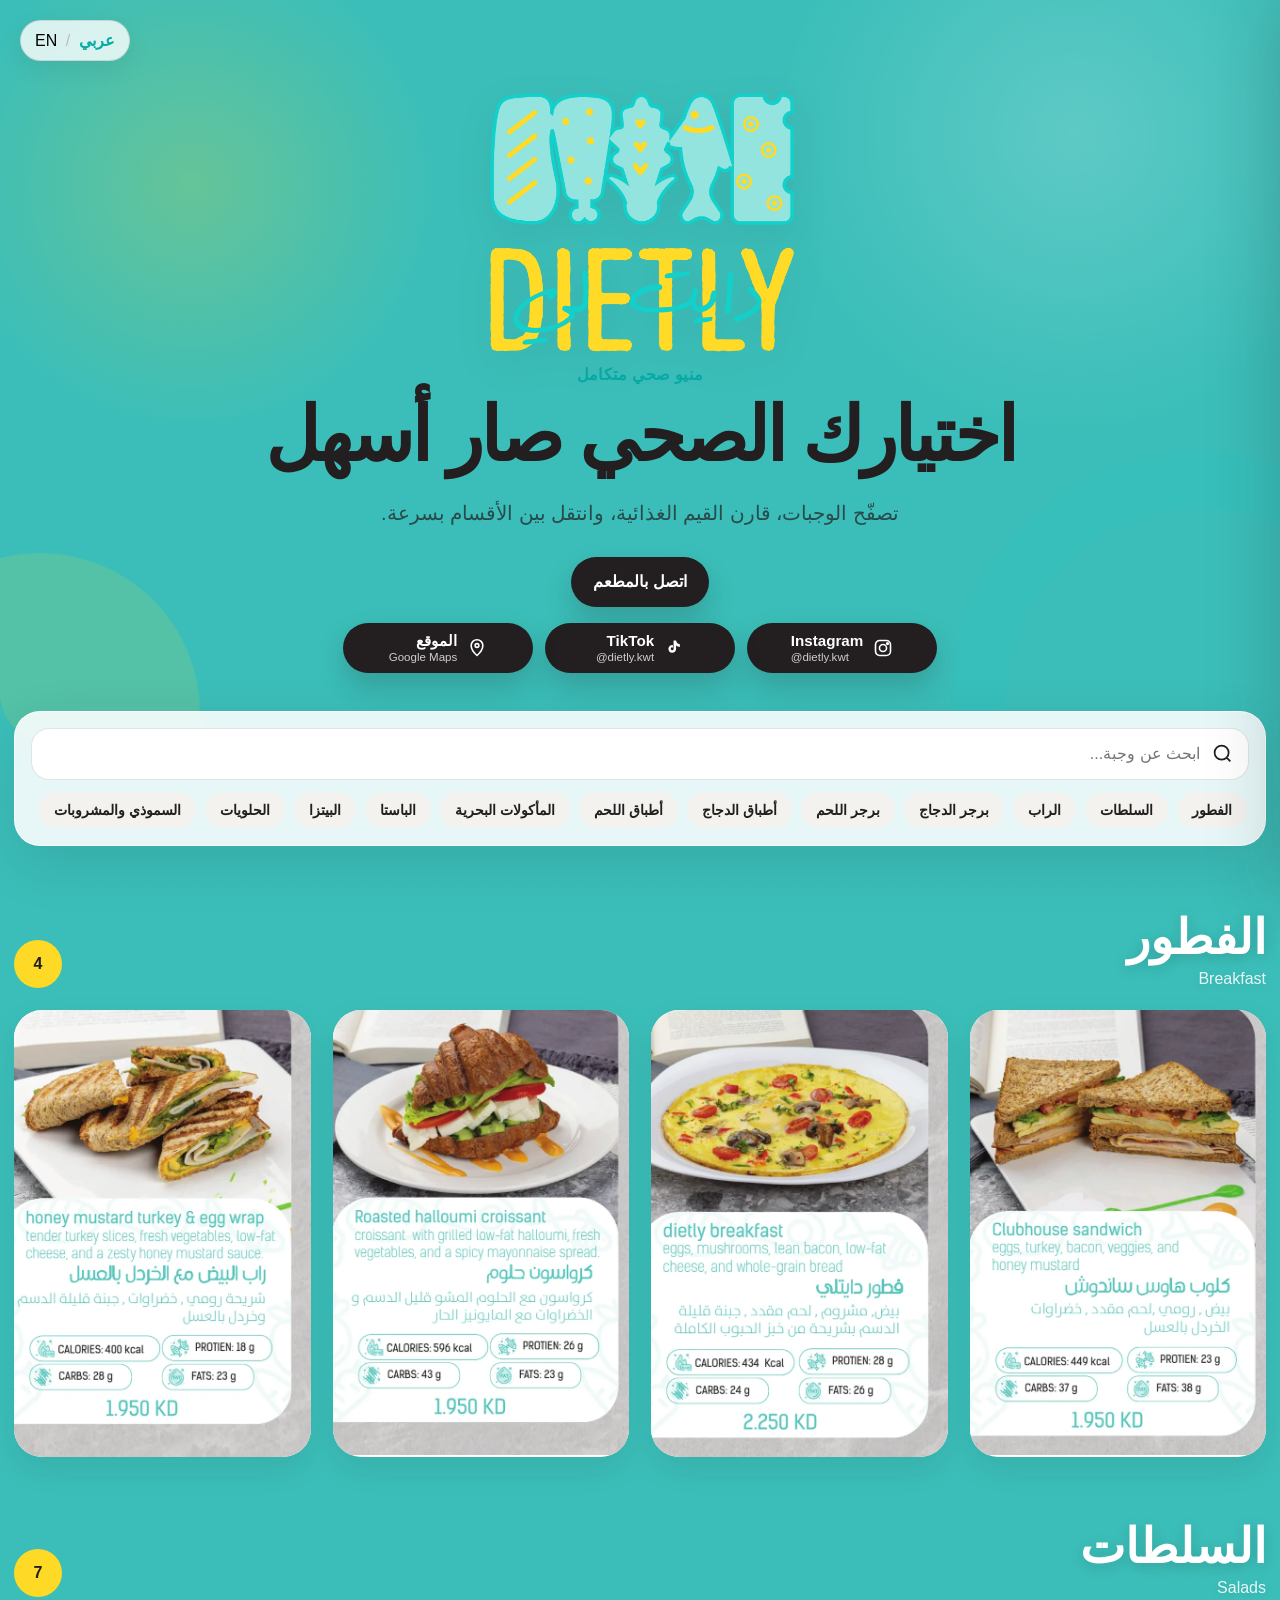
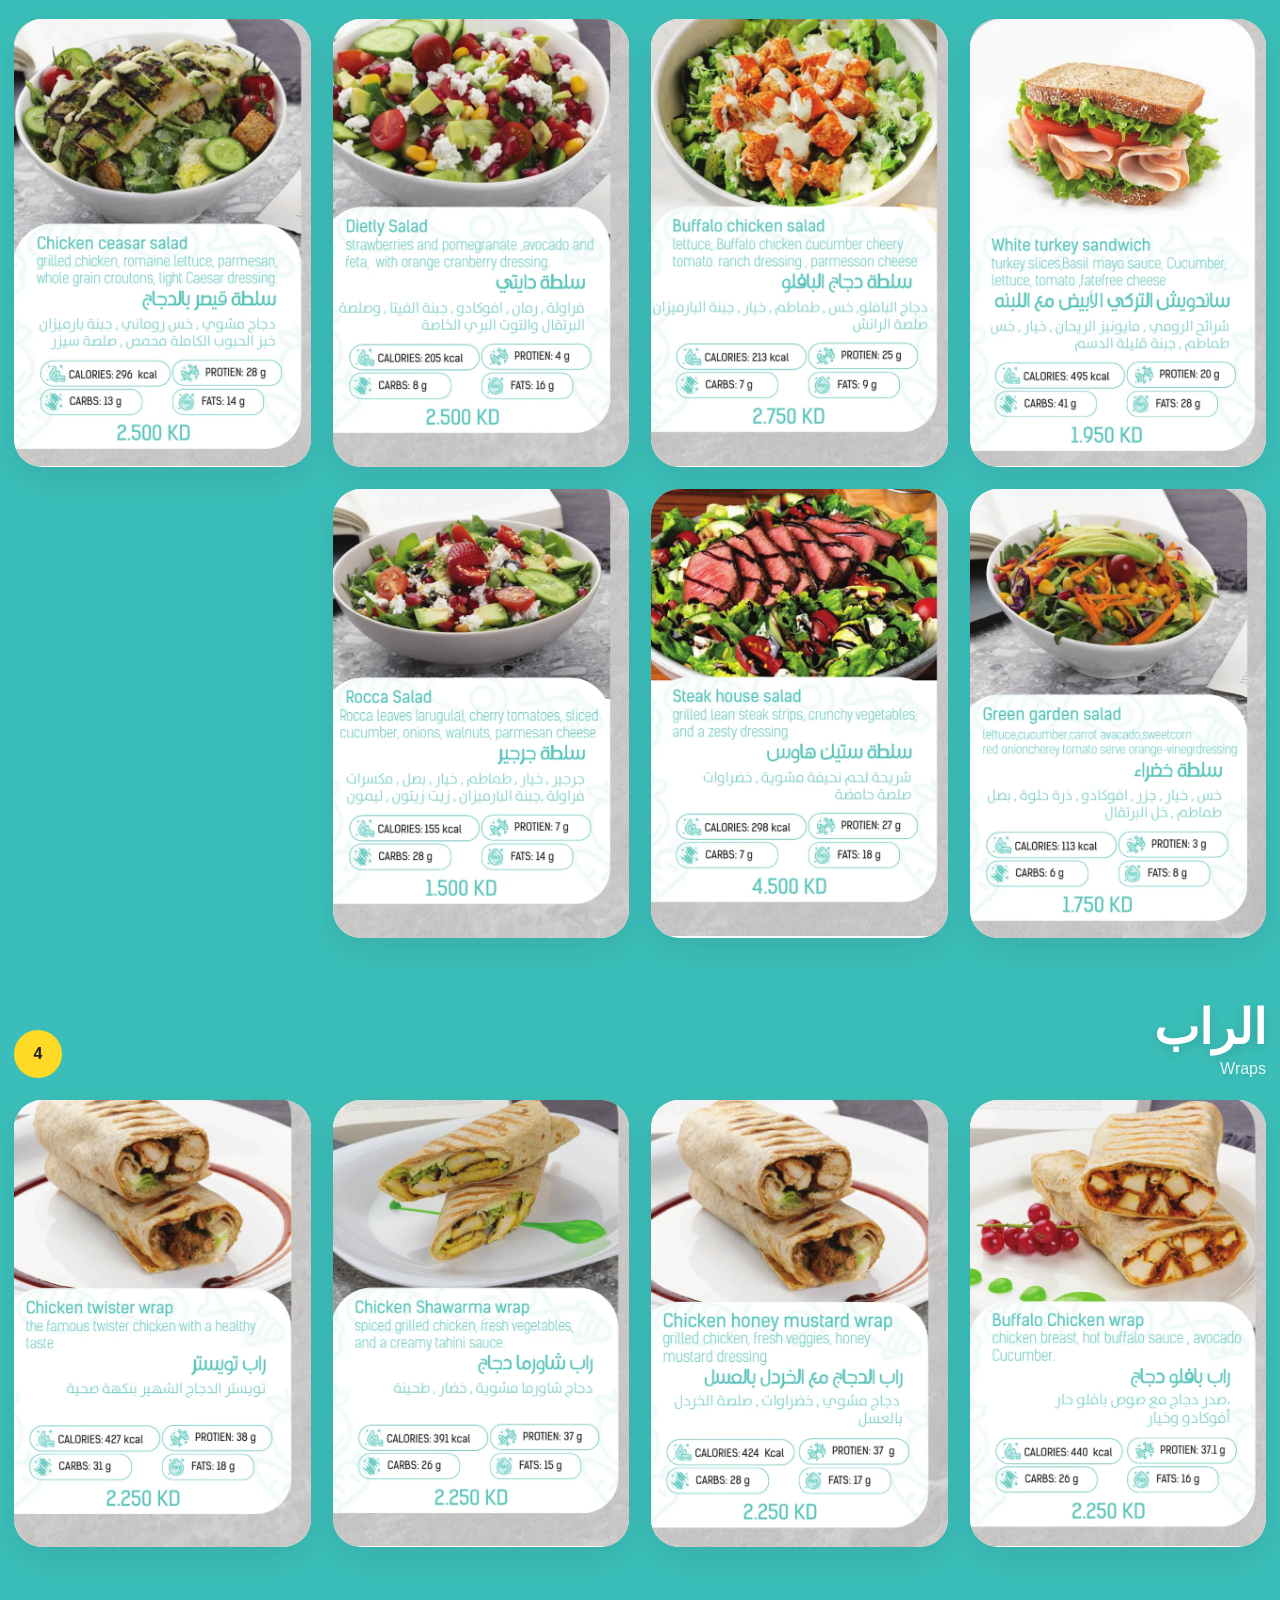
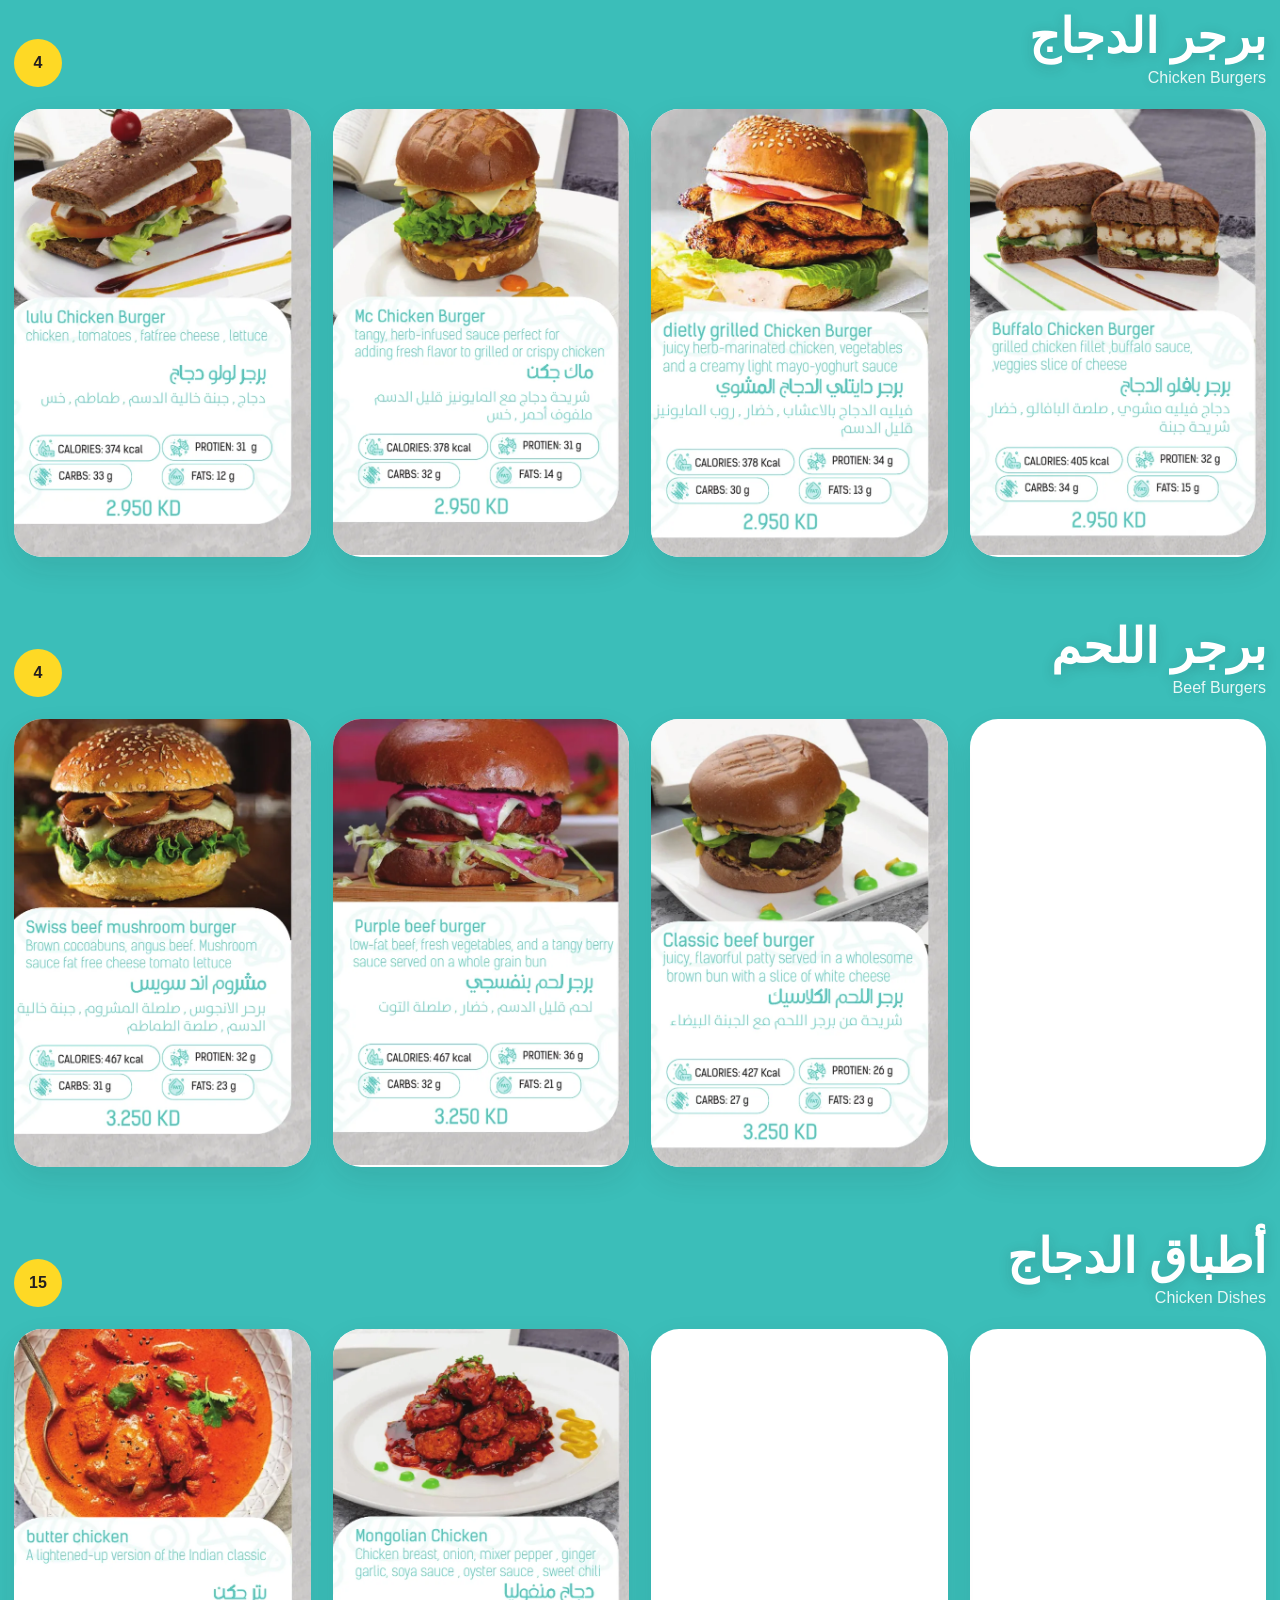
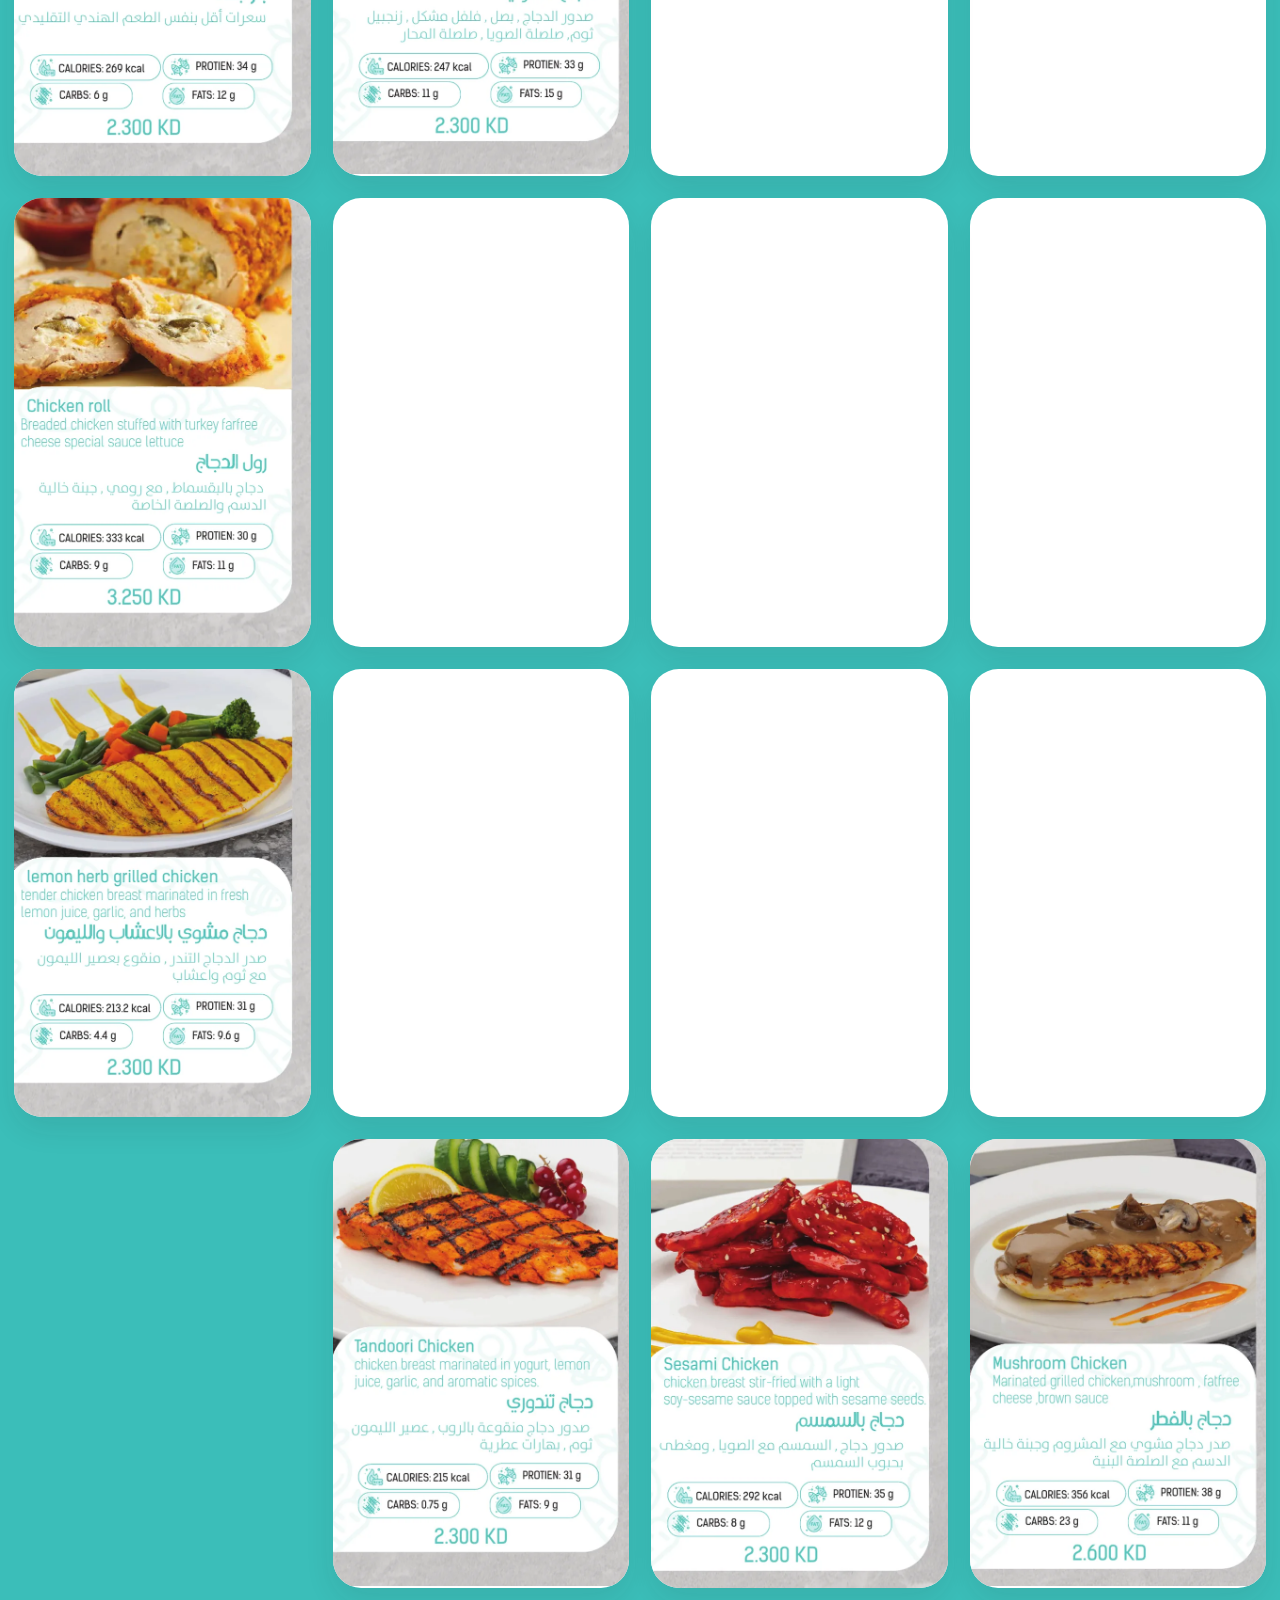
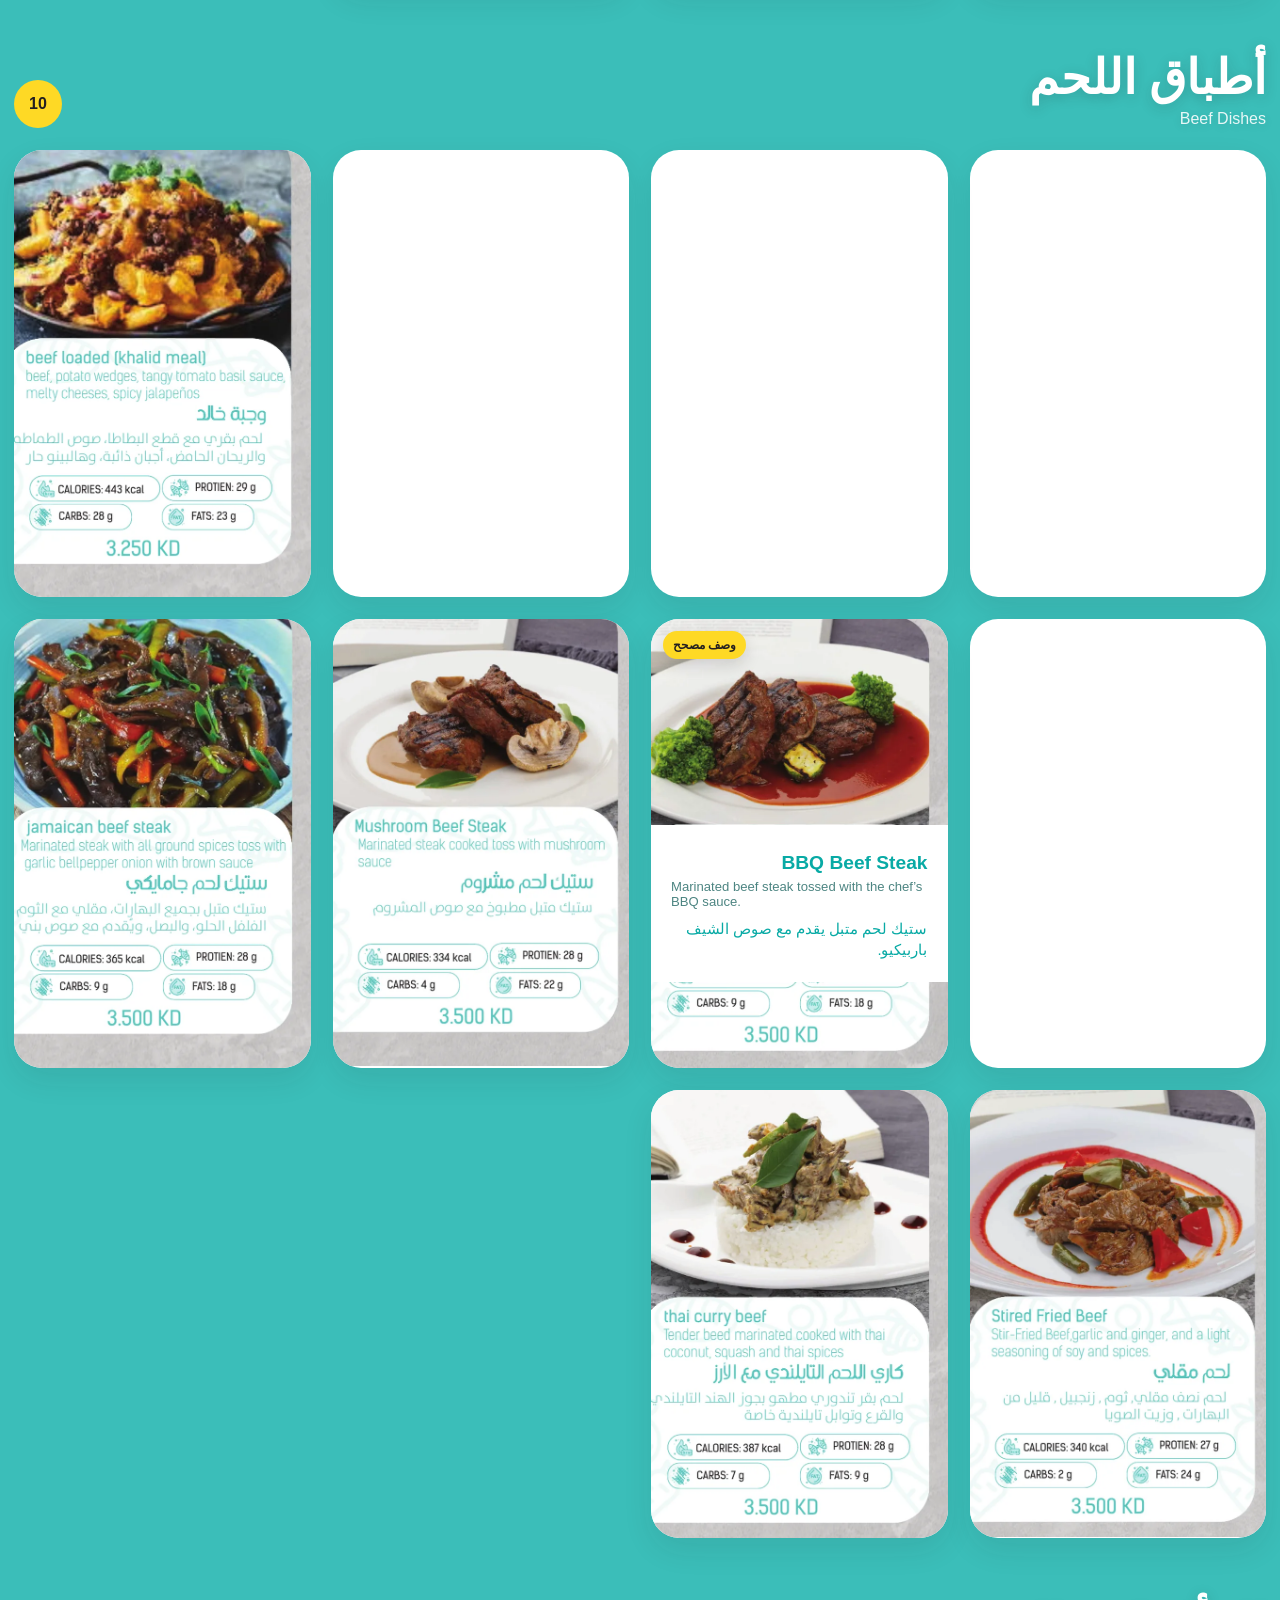
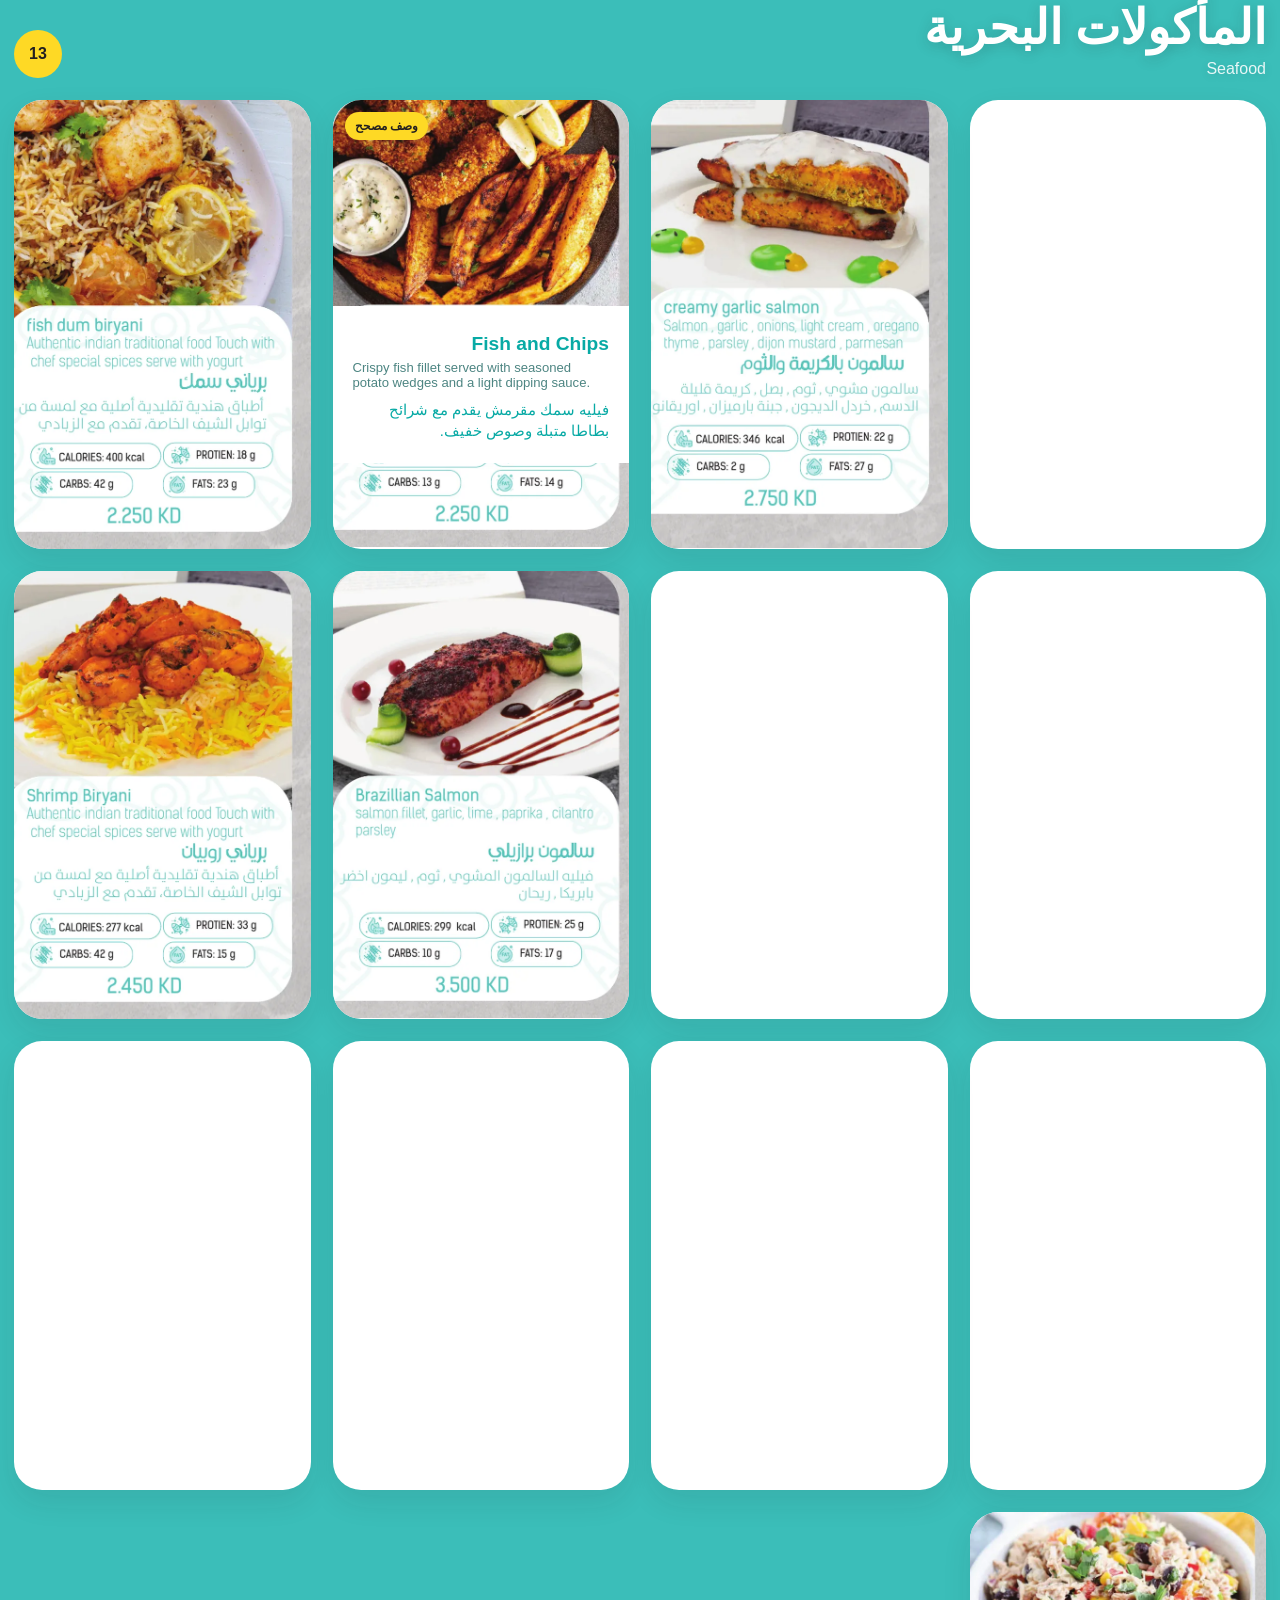
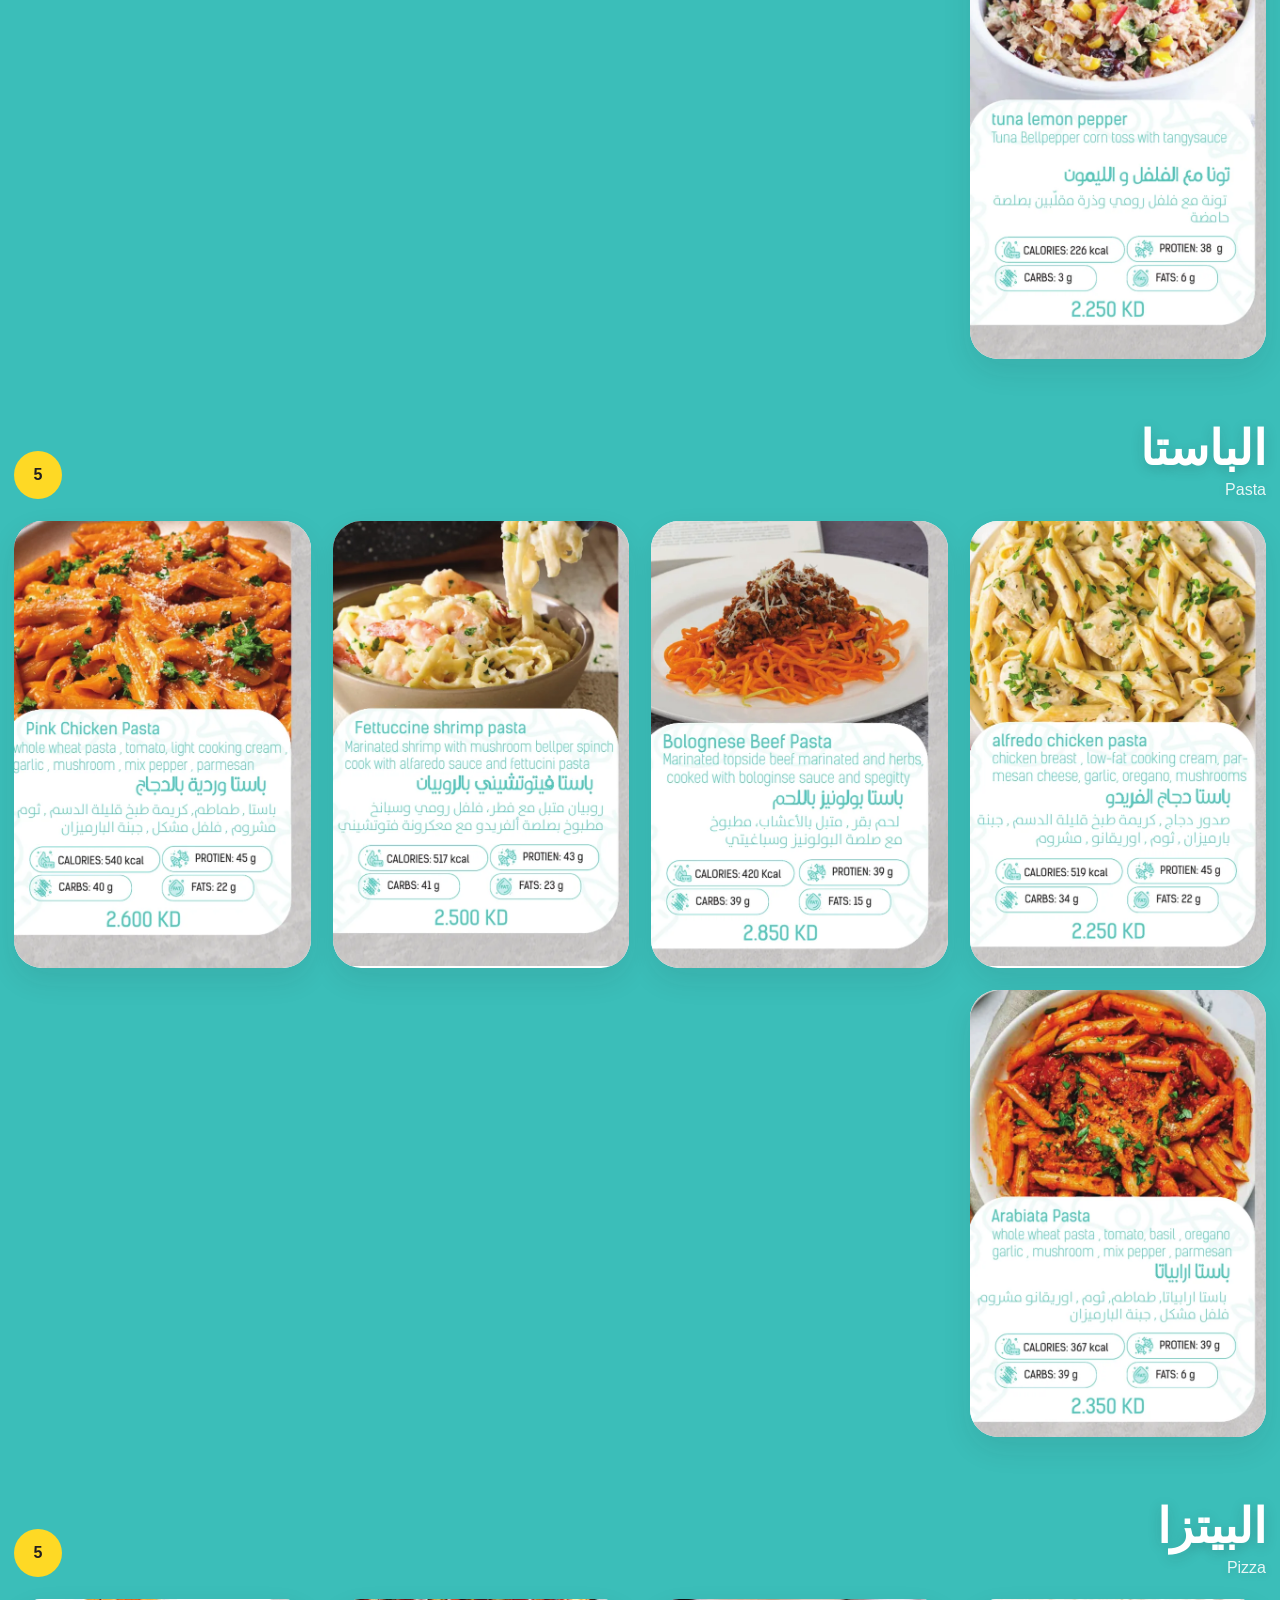
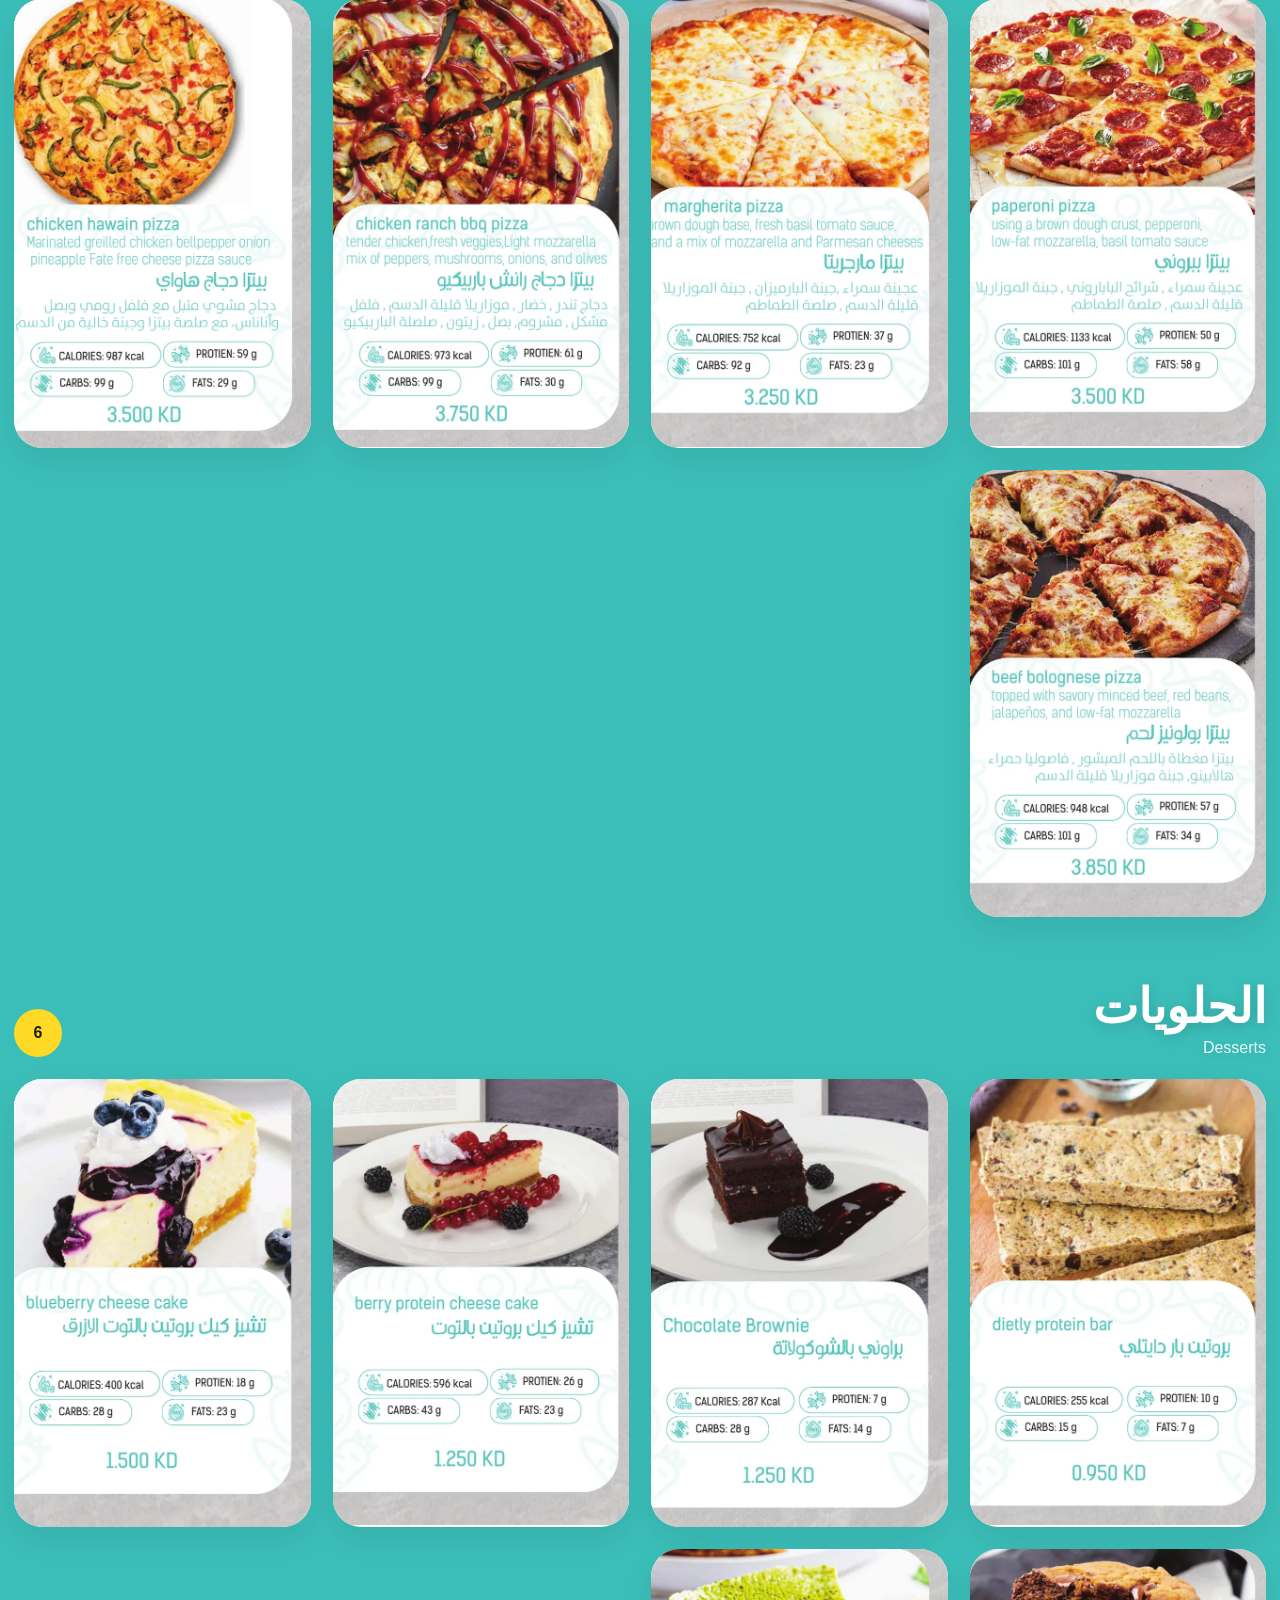
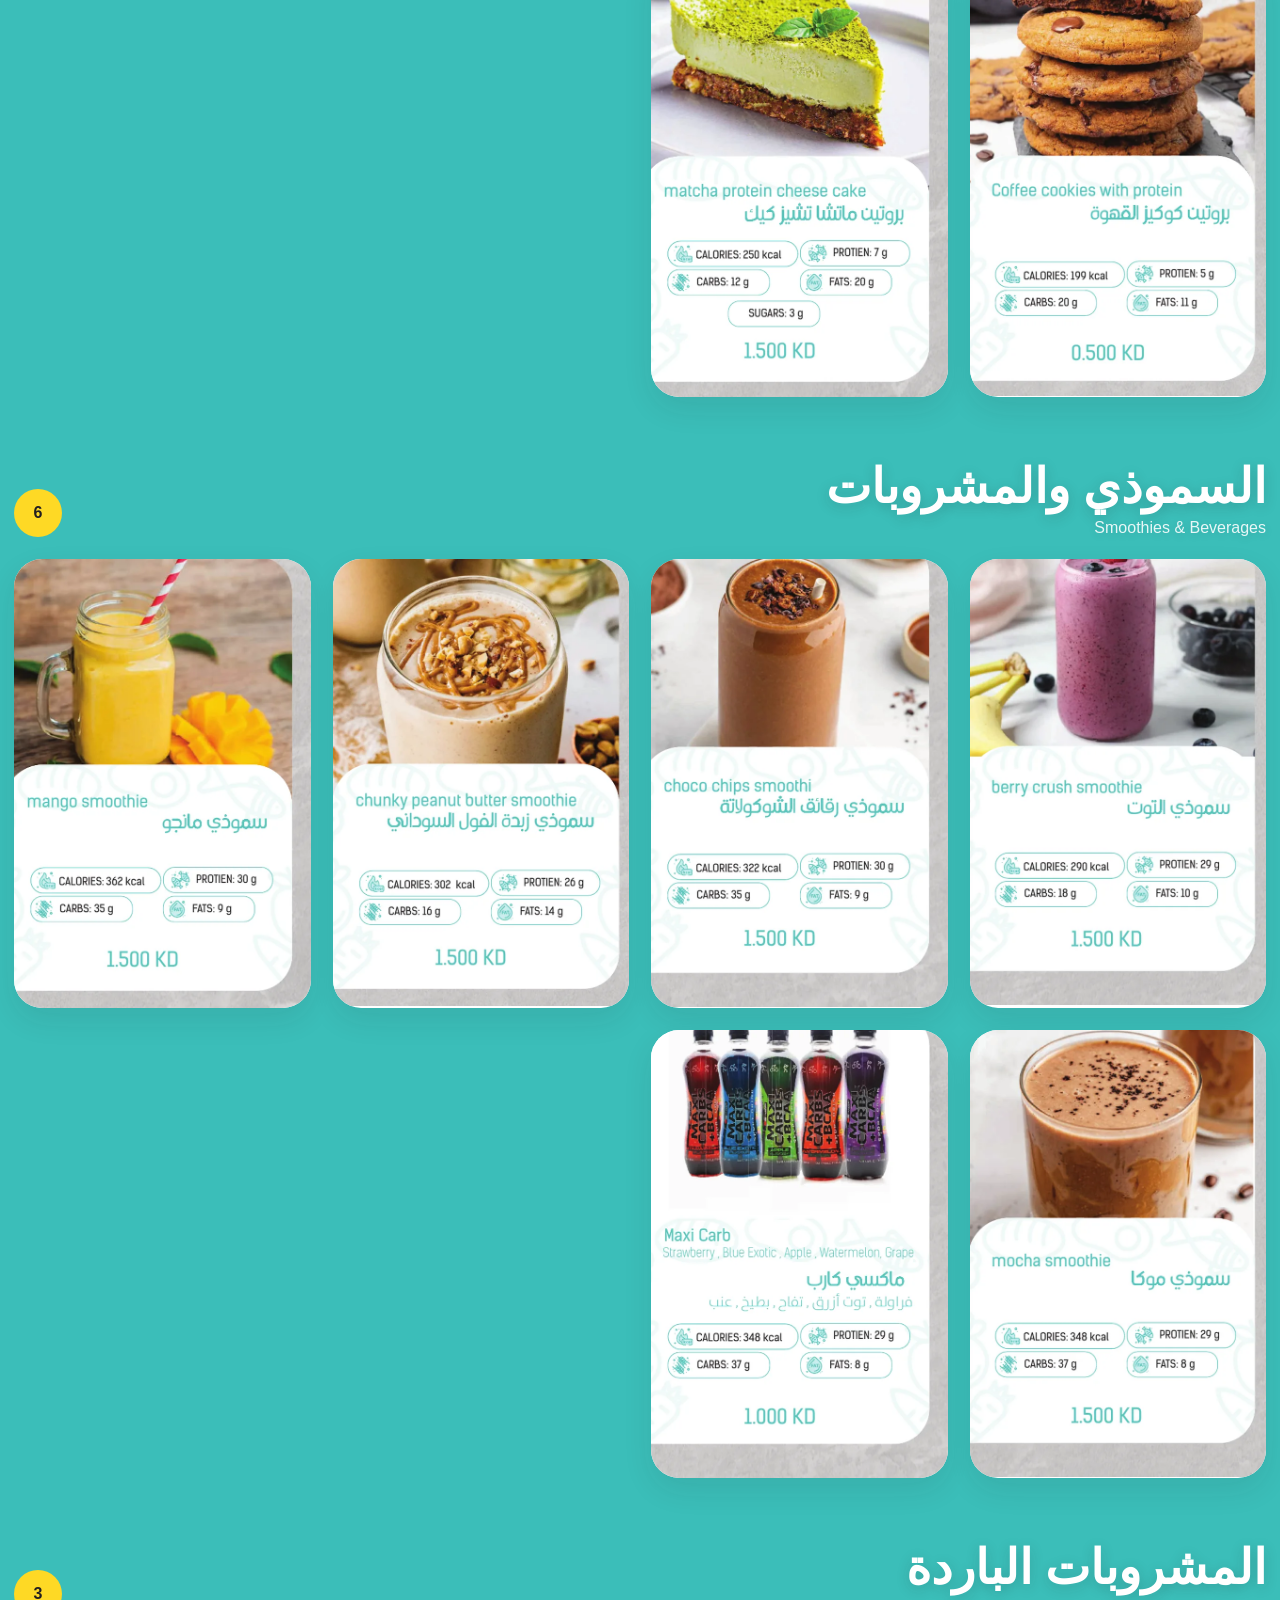
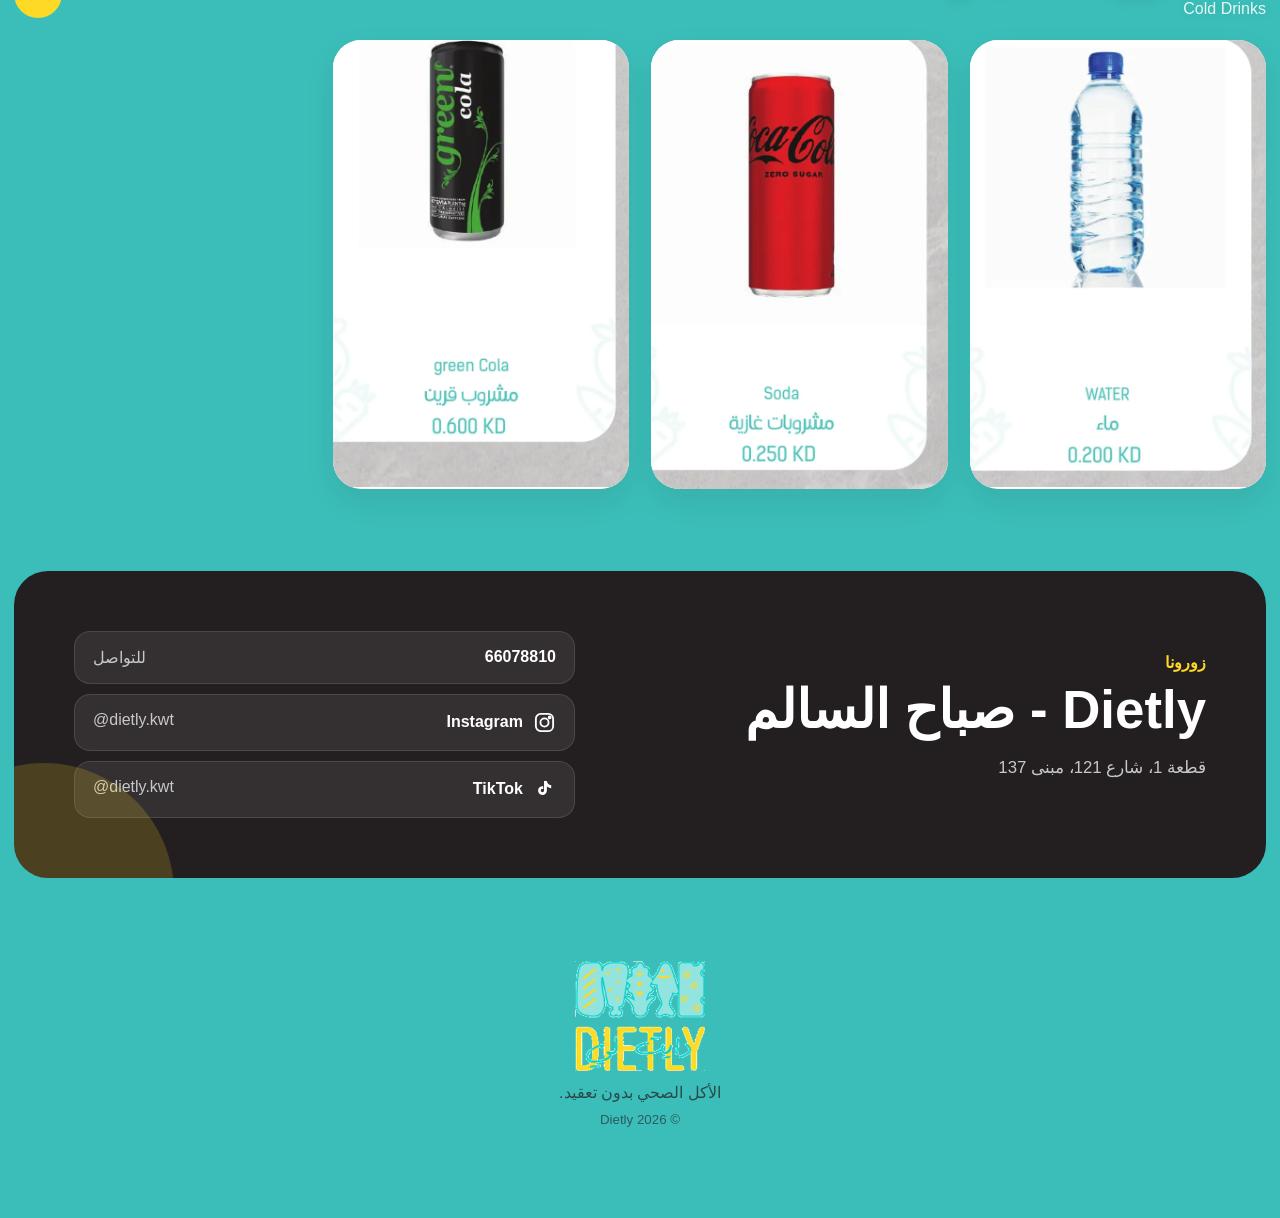
<file: index.html>
<!doctype html>
<html lang="ar" dir="rtl">
<head>
  <meta charset="utf-8" />
  <meta name="viewport" content="width=device-width, initial-scale=1, viewport-fit=cover" />
  <meta name="theme-color" content="#3BBEB9" />
  <meta name="description" content="منيو دايتلي - وجبات صحية مع السعرات والبروتين والكارب والدهون" />
  <title>Dietly Menu | منيو دايتلي</title>
  <link rel="icon" href="assets/dietly-logo.png" />
  <link rel="stylesheet" href="styles.css?v=13" />
</head>
<body>
  <div class="paper-noise" aria-hidden="true"></div>

  <button class="menu-trigger" id="menuTrigger" aria-label="فتح أقسام المنيو" aria-expanded="false">
    <span class="menu-icon" aria-hidden="true"><i></i><i></i><i></i></span>
    <span data-ar="الأقسام" data-en="Sections">الأقسام</span>
  </button>

  <div class="drawer-backdrop" id="drawerBackdrop" hidden></div>
  <aside class="drawer" id="drawer" aria-hidden="true" aria-label="أقسام المنيو">
    <div class="drawer-head">
      <div>
        <strong data-ar="انتقل بسرعة" data-en="Quick navigation">انتقل بسرعة</strong>
        <small data-ar="اختر القسم المطلوب" data-en="Choose a menu section">اختر القسم المطلوب</small>
      </div>
      <button class="icon-button" id="closeDrawer" aria-label="إغلاق">×</button>
    </div>
    <nav id="drawerNav" class="drawer-nav"></nav>
    <div class="drawer-contact">
      <a class="drawer-social" href="https://www.instagram.com/dietly.kwt/" target="_blank" rel="noopener noreferrer" aria-label="Instagram @dietly.kwt">
        <span class="social-platform"><svg class="social-icon" viewBox="0 0 24 24" aria-hidden="true">
  <rect x="3" y="3" width="18" height="18" rx="5"></rect>
  <circle cx="12" cy="12" r="4.25"></circle>
  <circle cx="17.4" cy="6.7" r="1"></circle>
</svg><b>Instagram</b></span>
        <span dir="ltr">@dietly.kwt</span>
      </a>
      <a class="drawer-social" href="https://www.tiktok.com/@dietly.kwt" target="_blank" rel="noopener noreferrer" aria-label="TikTok @dietly.kwt">
        <span class="social-platform"><svg class="social-icon" viewBox="0 0 24 24" aria-hidden="true">
  <path d="M14.5 3v10.1a4.6 4.6 0 1 1-3.8-4.53v3.05a1.7 1.7 0 1 0 .8 1.48V3h3c.3 2.2 1.62 3.92 4.5 4.62v3.05c-1.8-.2-3.35-.93-4.5-2.03"></path>
</svg><b>TikTok</b></span>
        <span dir="ltr">@dietly.kwt</span>
      </a>
    </div>
  </aside>

  <header class="site-header">
    <div class="header-actions">
      <button class="lang-toggle" id="langToggle" aria-label="Change language">
        <span class="lang-ar active">عربي</span>
        <span class="divider">/</span>
        <span class="lang-en">EN</span>
      </button>
    </div>
    <img class="brand-logo" src="[data-uri]" alt="Dietly" width="1200" height="993" />
    <p class="eyebrow" data-ar="منيو صحي متكامل" data-en="A complete healthy menu">منيو صحي متكامل</p>
    <h1 data-ar="اختيارك الصحي صار أسهل" data-en="Healthy choices made easier">اختيارك الصحي صار أسهل</h1>
    <p class="hero-copy" data-ar="تصفّح الوجبات، قارن القيم الغذائية، وانتقل بين الأقسام بسرعة." data-en="Browse meals, compare nutrition values, and jump between sections instantly.">
      تصفّح الوجبات، قارن القيم الغذائية، وانتقل بين الأقسام بسرعة.
    </p>
    <div class="hero-buttons">
      <a class="primary-button" href="tel:+96566078810" data-ar="اتصل بالمطعم" data-en="Call restaurant">اتصل بالمطعم</a>
    </div>
    <div class="hero-socials" aria-label="Dietly contact and social links">
      <a class="hero-social-link instagram-link" href="https://www.instagram.com/dietly.kwt/" target="_blank" rel="noopener noreferrer" aria-label="Instagram @dietly.kwt">
        <svg class="social-icon" viewBox="0 0 24 24" aria-hidden="true">
  <rect x="3" y="3" width="18" height="18" rx="5"></rect>
  <circle cx="12" cy="12" r="4.25"></circle>
  <circle cx="17.4" cy="6.7" r="1"></circle>
</svg>
        <span><b>Instagram</b><small dir="ltr">@dietly.kwt</small></span>
      </a>
      <a class="hero-social-link tiktok-link" href="https://www.tiktok.com/@dietly.kwt" target="_blank" rel="noopener noreferrer" aria-label="TikTok @dietly.kwt">
        <svg class="social-icon" viewBox="0 0 24 24" aria-hidden="true">
  <path d="M14.5 3v10.1a4.6 4.6 0 1 1-3.8-4.53v3.05a1.7 1.7 0 1 0 .8 1.48V3h3c.3 2.2 1.62 3.92 4.5 4.62v3.05c-1.8-.2-3.35-.93-4.5-2.03"></path>
</svg>
        <span><b>TikTok</b><small dir="ltr">@dietly.kwt</small></span>
      </a>
      <a class="hero-social-link maps-link" href="https://maps.app.goo.gl/hWDn211Lzzs8EEQK6?g_st=ic" target="_blank" rel="noopener noreferrer" aria-label="Open Dietly location on Google Maps">
        <svg class="social-icon" viewBox="0 0 24 24" aria-hidden="true">
          <path d="M12 21s7-6.05 7-12a7 7 0 1 0-14 0c0 5.95 7 12 7 12Z"></path>
          <circle cx="12" cy="9" r="2.25"></circle>
        </svg>
        <span>
          <b data-ar="الموقع" data-en="Location">الموقع</b>
          <small>Google Maps</small>
        </span>
      </a>
    </div>
  </header>

  <main>
    <section class="menu-tools" aria-label="أدوات المنيو">
      <label class="search-box">
        <svg viewBox="0 0 24 24" aria-hidden="true"><path d="m21 21-4.35-4.35m2.35-5.65a8 8 0 1 1-16 0 8 8 0 0 1 16 0Z"/></svg>
        <input id="searchInput" type="search" autocomplete="off" placeholder="ابحث عن وجبة..." aria-label="ابحث عن وجبة" />
        <button id="clearSearch" type="button" aria-label="مسح البحث" hidden>×</button>
      </label>
      <div class="quick-chips" id="quickChips" aria-label="الأقسام"></div>
    </section>

    <div class="search-status" id="searchStatus" hidden></div>
    <div id="menuRoot"></div>

    <section class="visit-card" id="contact">
      <div class="visit-copy">
        <span class="mini-label" data-ar="زورونا" data-en="Visit us">زورونا</span>
        <h2 data-ar="Dietly - صباح السالم" data-en="Dietly - Sabah Al-Salem">Dietly - صباح السالم</h2>
        <p data-ar="قطعة 1، شارع 121، مبنى 137" data-en="Block 1, Street 121, Building 137">قطعة 1، شارع 121، مبنى 137</p>
      </div>
      <div class="visit-links">
        <a href="tel:+96566078810"><b>66078810</b><span data-ar="للتواصل" data-en="Contact">للتواصل</span></a>
        <a class="social-link instagram-link" href="https://www.instagram.com/dietly.kwt/" target="_blank" rel="noopener noreferrer" aria-label="Open Dietly on Instagram">
          <span class="social-platform"><svg class="social-icon" viewBox="0 0 24 24" aria-hidden="true">
  <rect x="3" y="3" width="18" height="18" rx="5"></rect>
  <circle cx="12" cy="12" r="4.25"></circle>
  <circle cx="17.4" cy="6.7" r="1"></circle>
</svg><b>Instagram</b></span>
          <span dir="ltr">@dietly.kwt</span>
        </a>
        <a class="social-link tiktok-link" href="https://www.tiktok.com/@dietly.kwt" target="_blank" rel="noopener noreferrer" aria-label="Open Dietly on TikTok">
          <span class="social-platform"><svg class="social-icon" viewBox="0 0 24 24" aria-hidden="true">
  <path d="M14.5 3v10.1a4.6 4.6 0 1 1-3.8-4.53v3.05a1.7 1.7 0 1 0 .8 1.48V3h3c.3 2.2 1.62 3.92 4.5 4.62v3.05c-1.8-.2-3.35-.93-4.5-2.03"></path>
</svg><b>TikTok</b></span>
          <span dir="ltr">@dietly.kwt</span>
        </a>
      </div>
    </section>
  </main>

  <footer>
    <img src="assets/dietly-logo.png" alt="Dietly" />
    <p data-ar="الأكل الصحي بدون تعقيد." data-en="Healthy food without the complication.">الأكل الصحي بدون تعقيد.</p>
    <small>© 2026 Dietly</small>
  </footer>

  <button class="to-top" id="toTop" aria-label="العودة للأعلى">↑</button>
  <script src="app.js"></script>
</body>
</html>
</file>
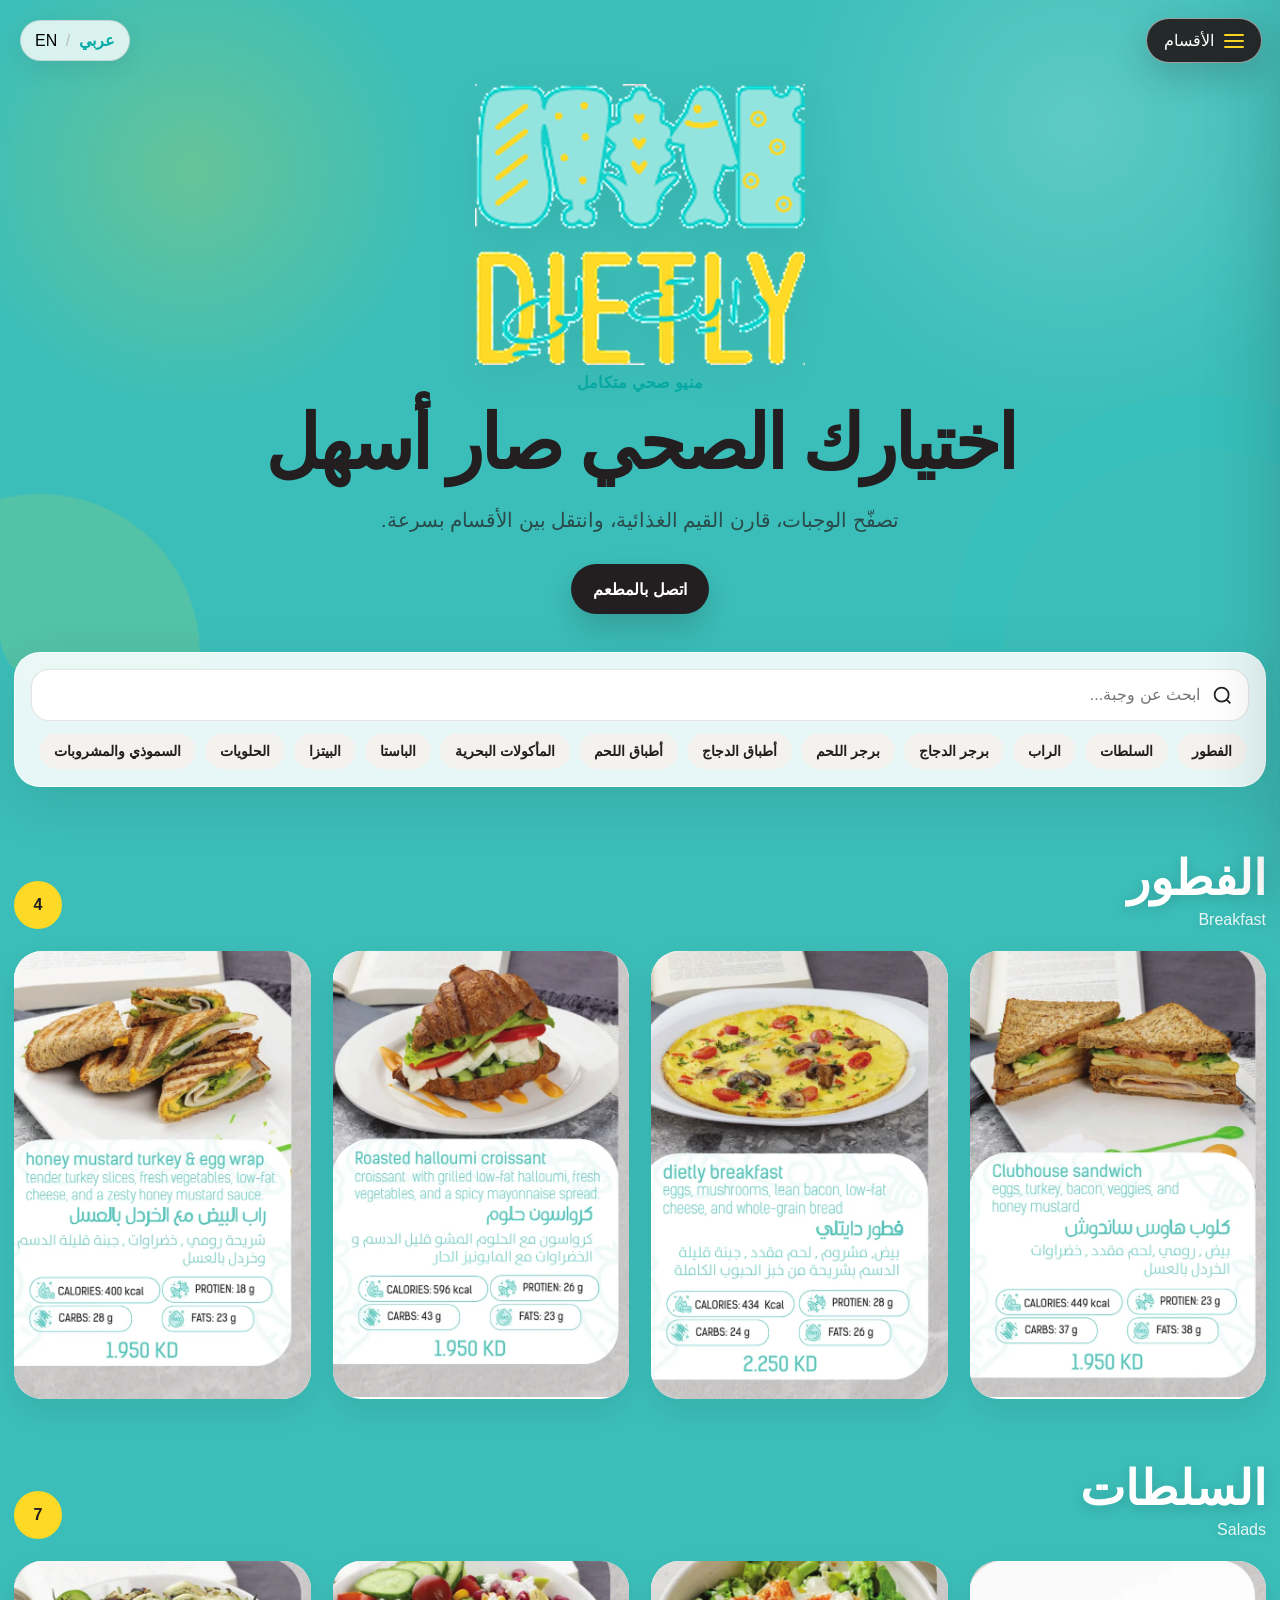
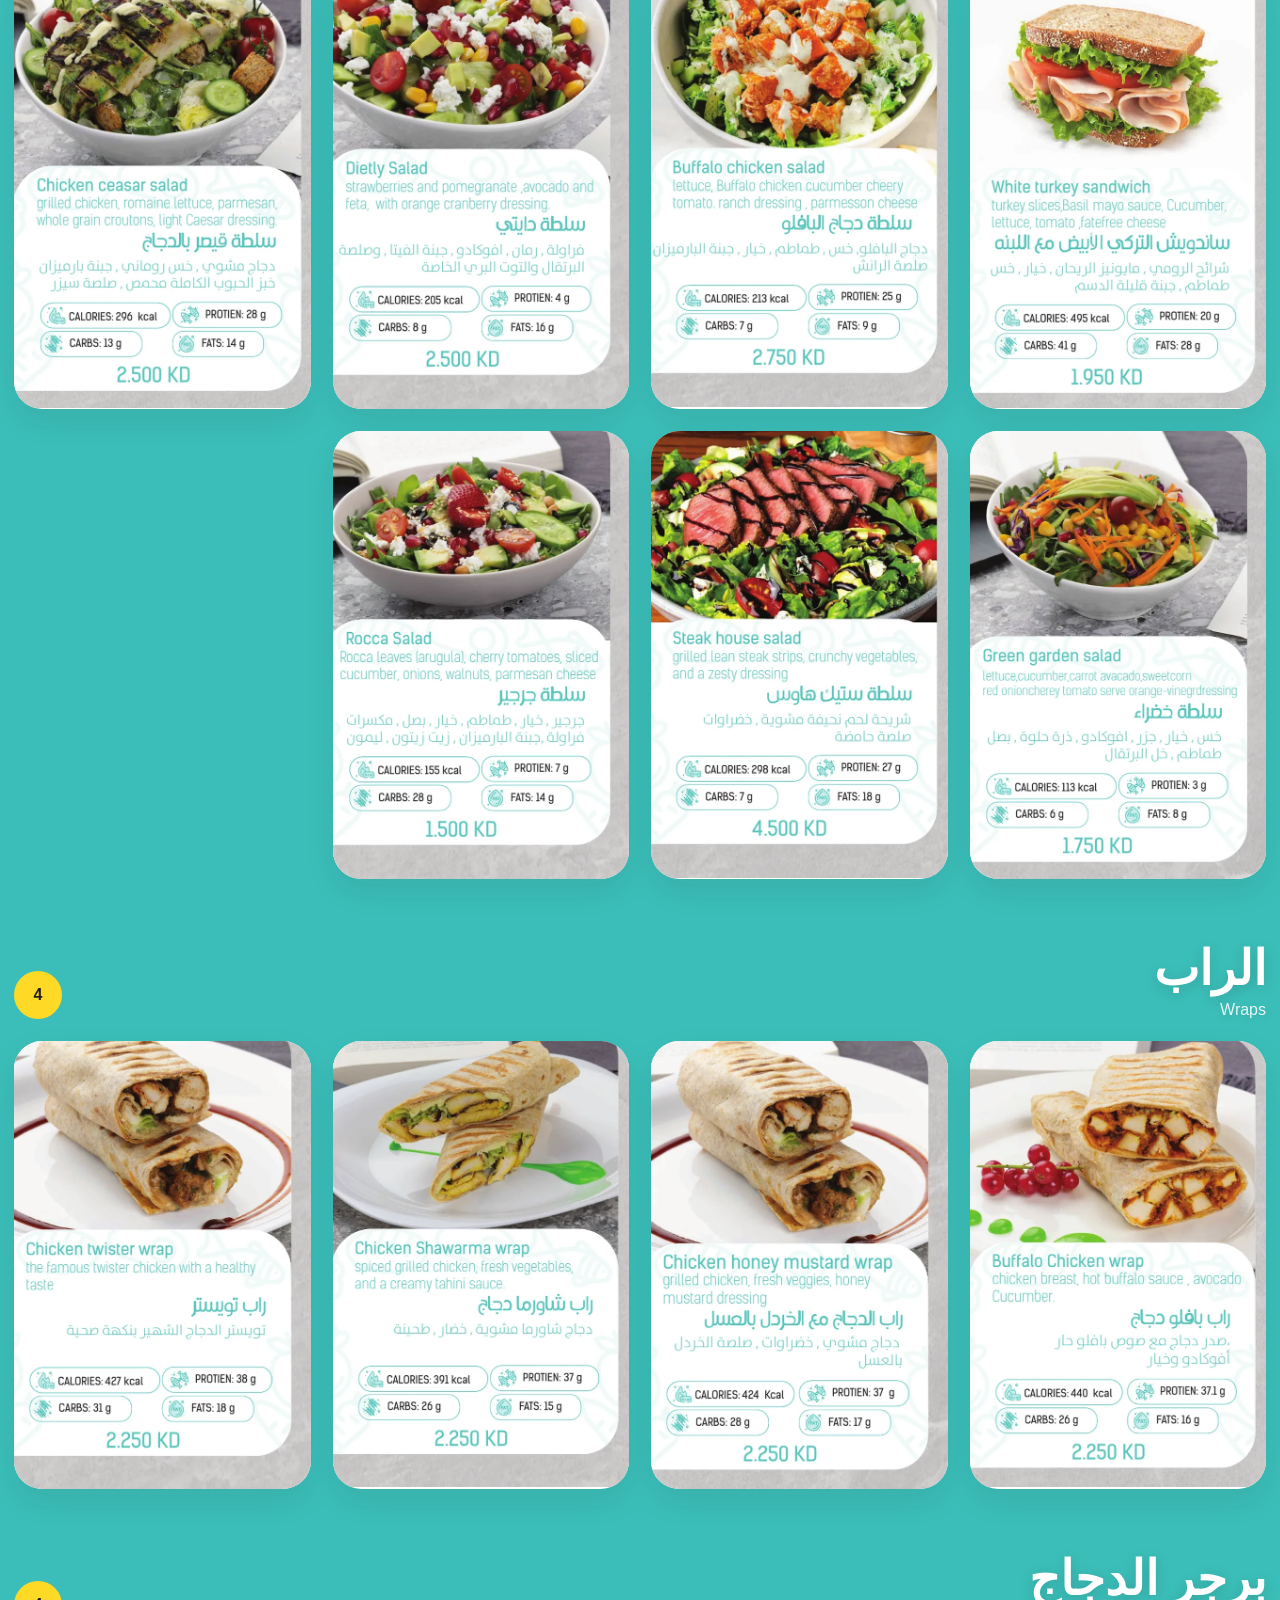
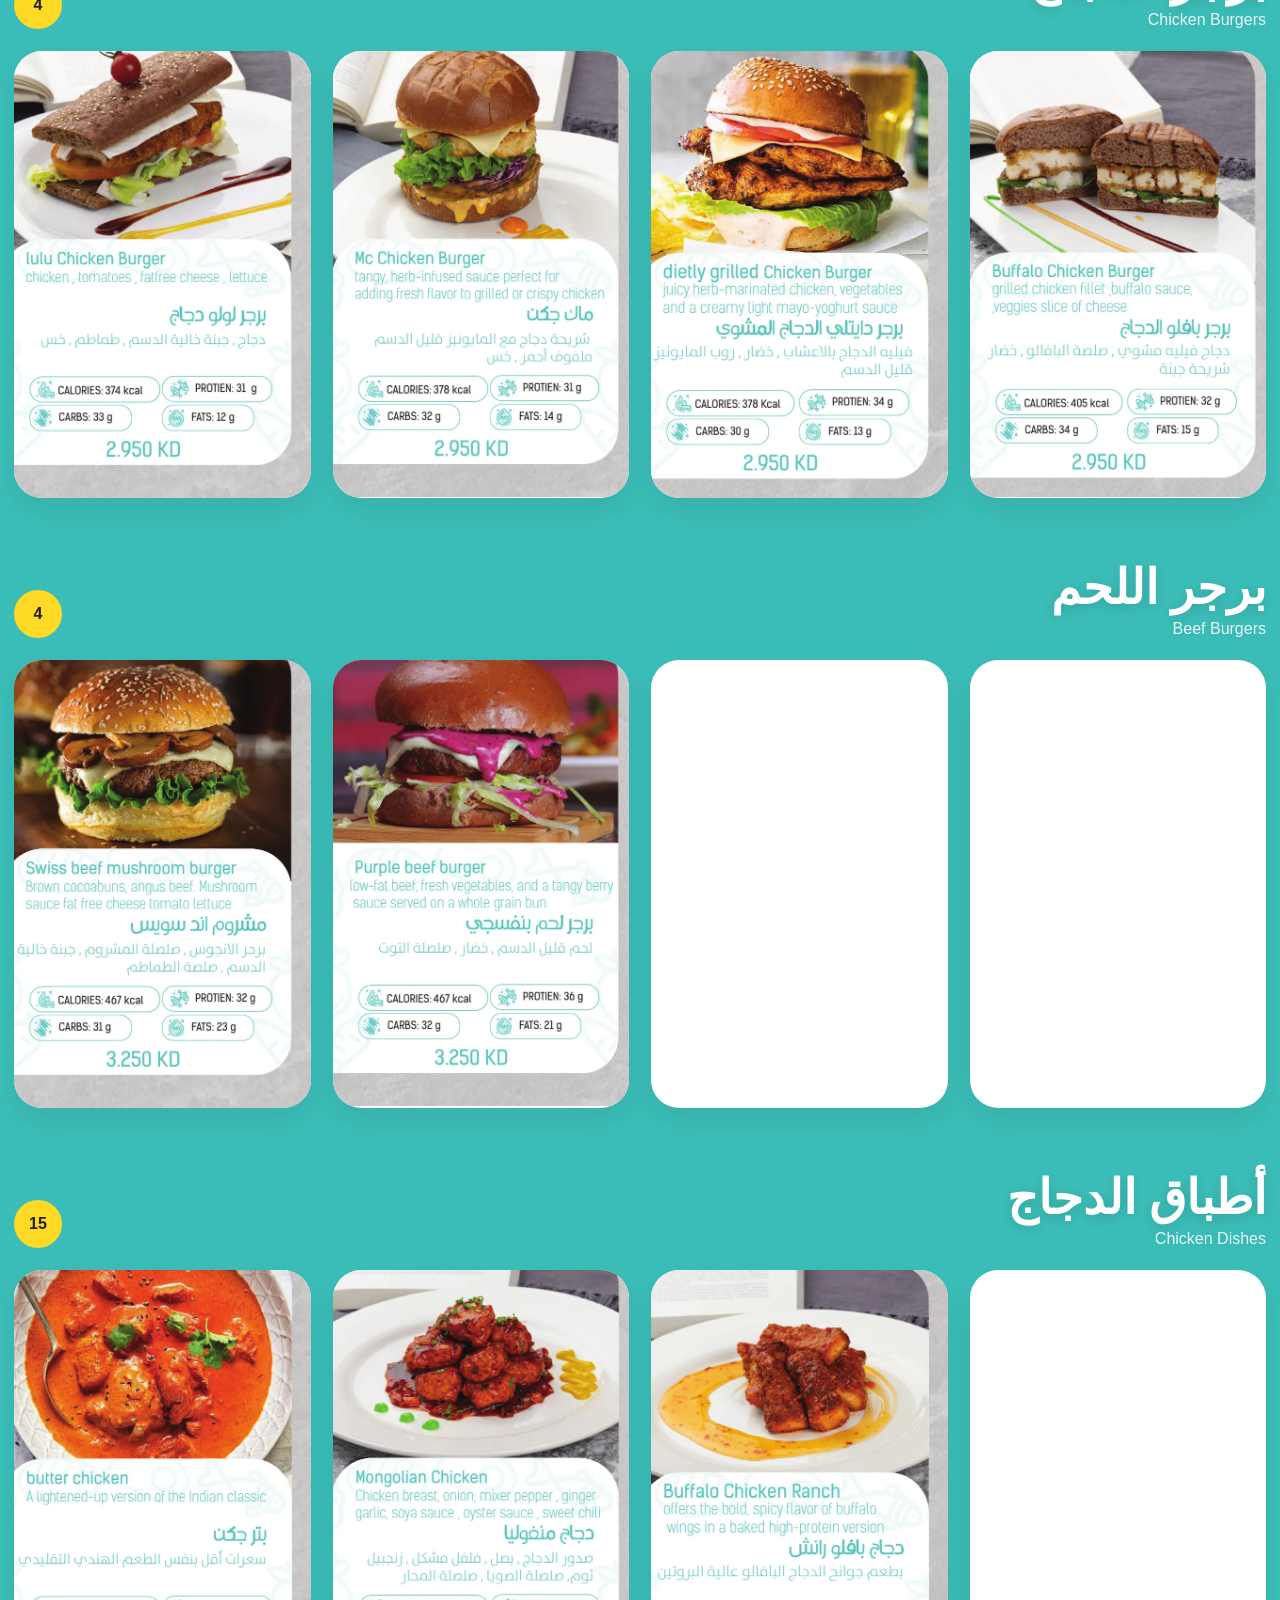
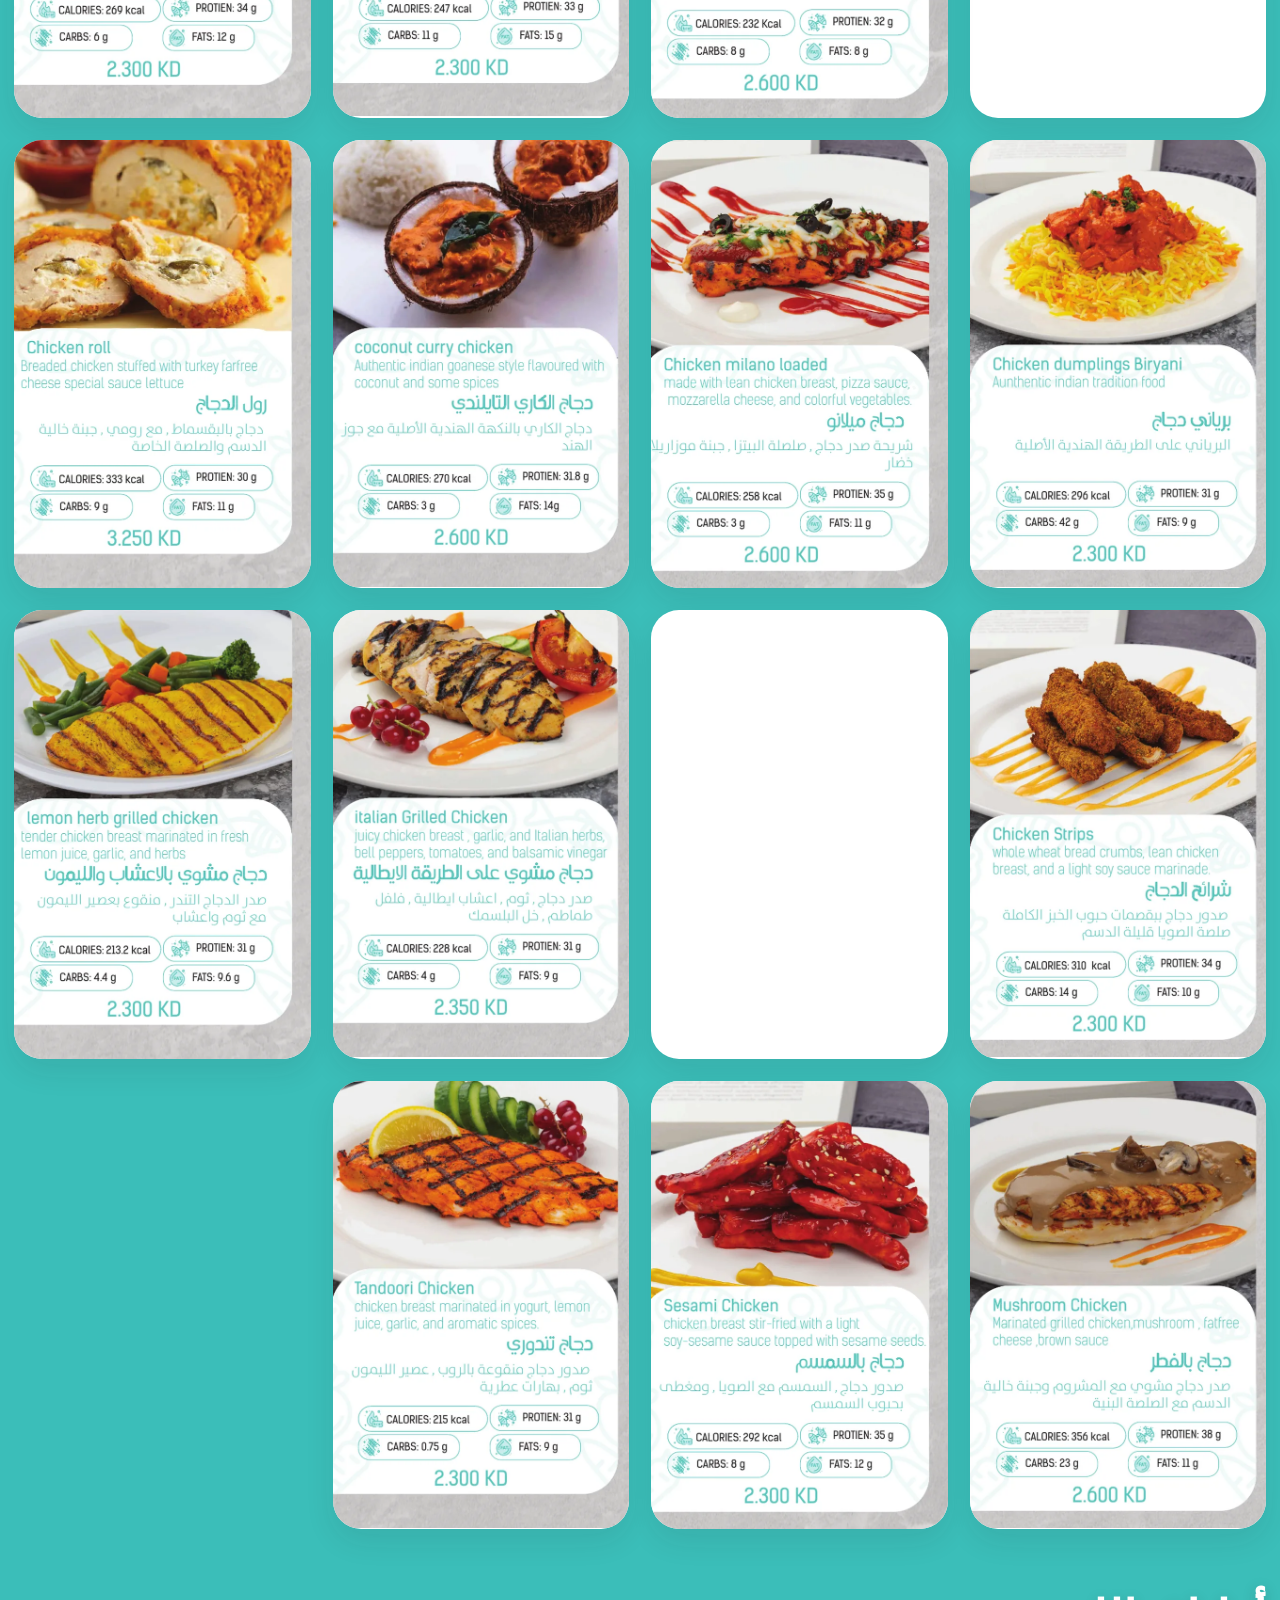
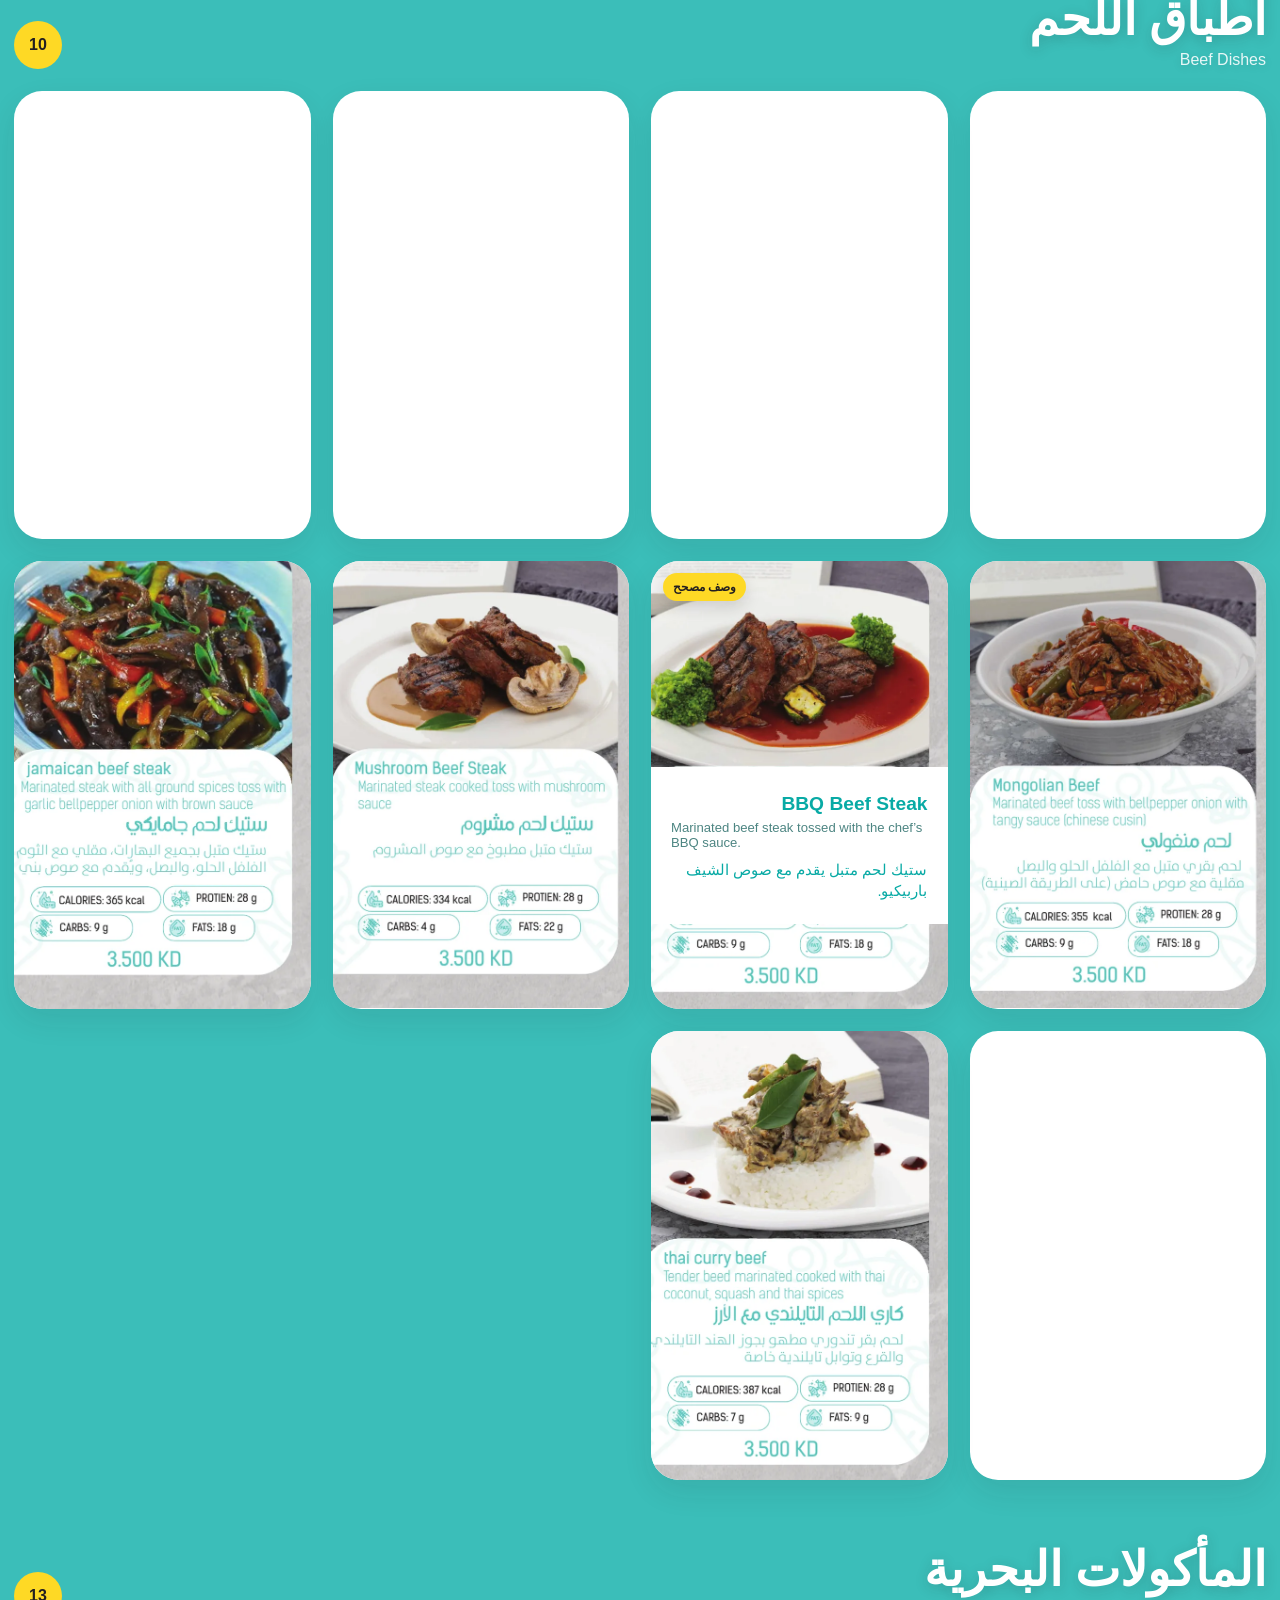
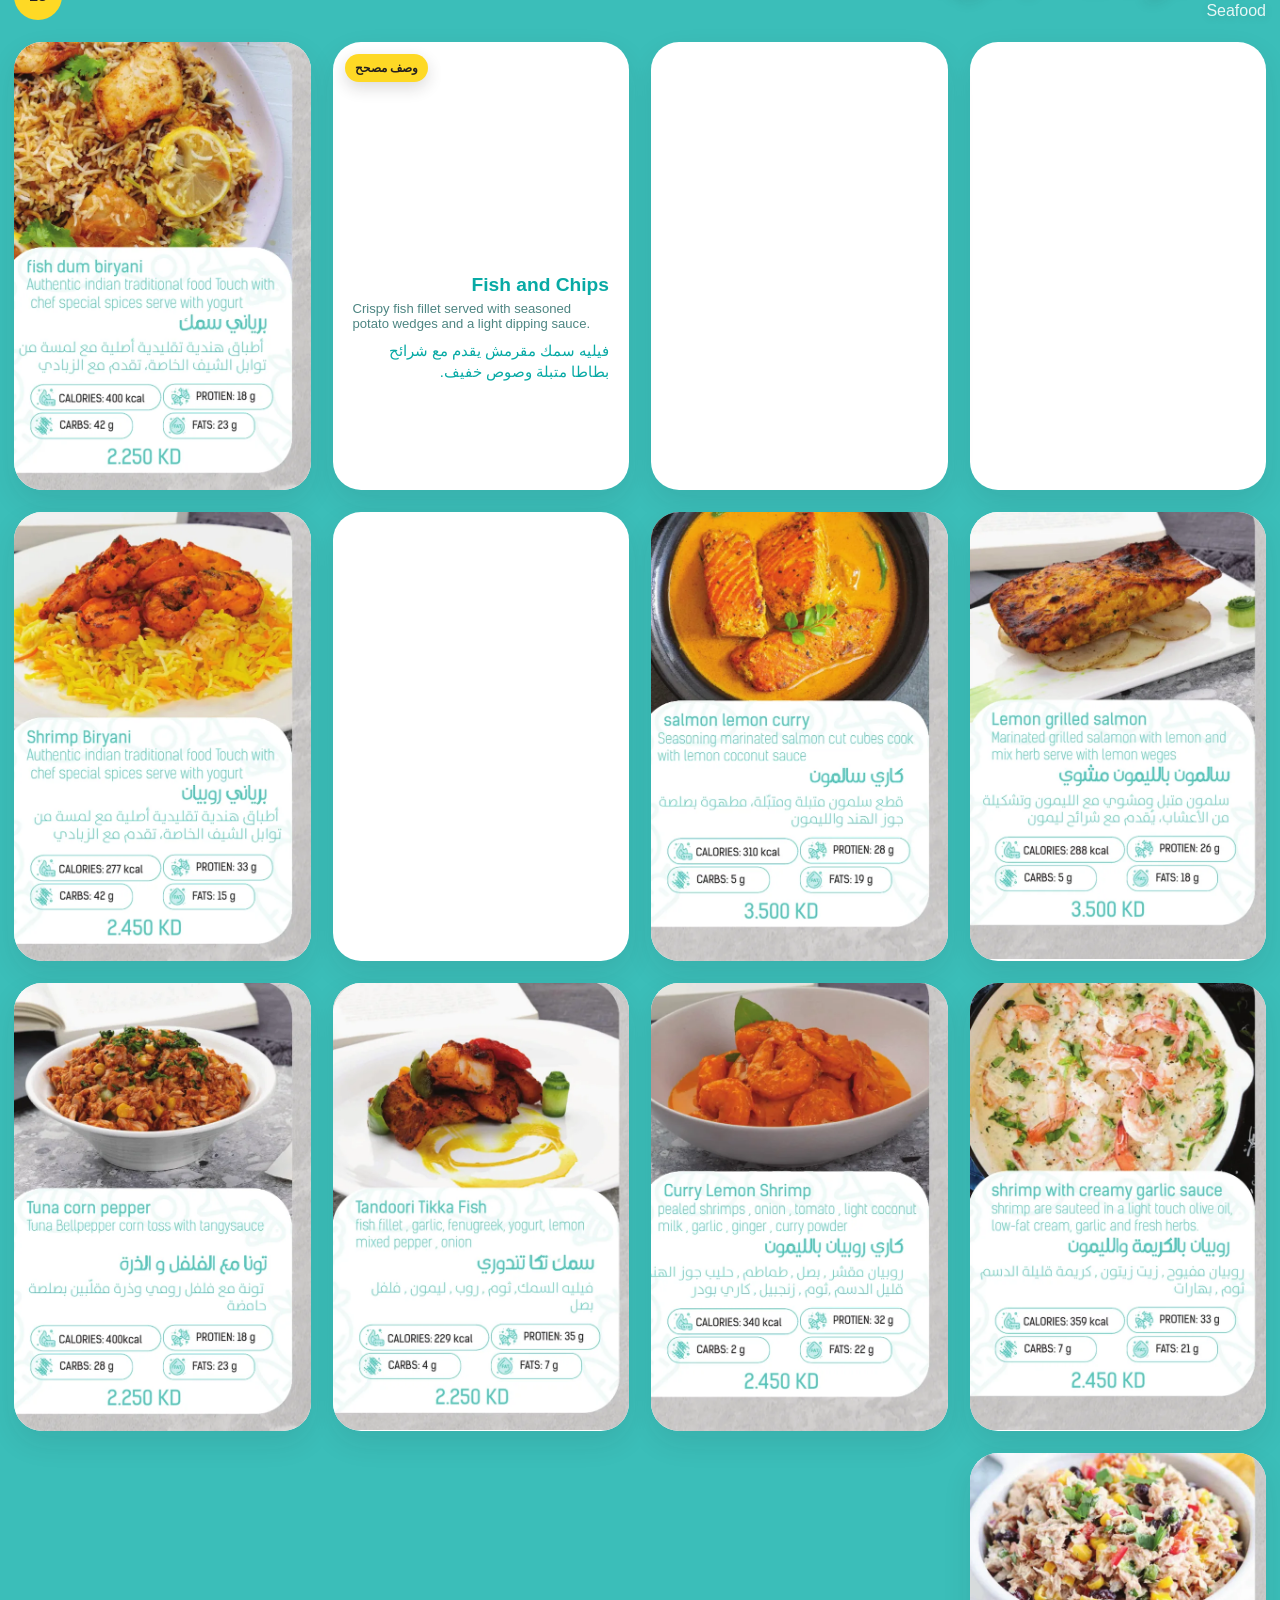
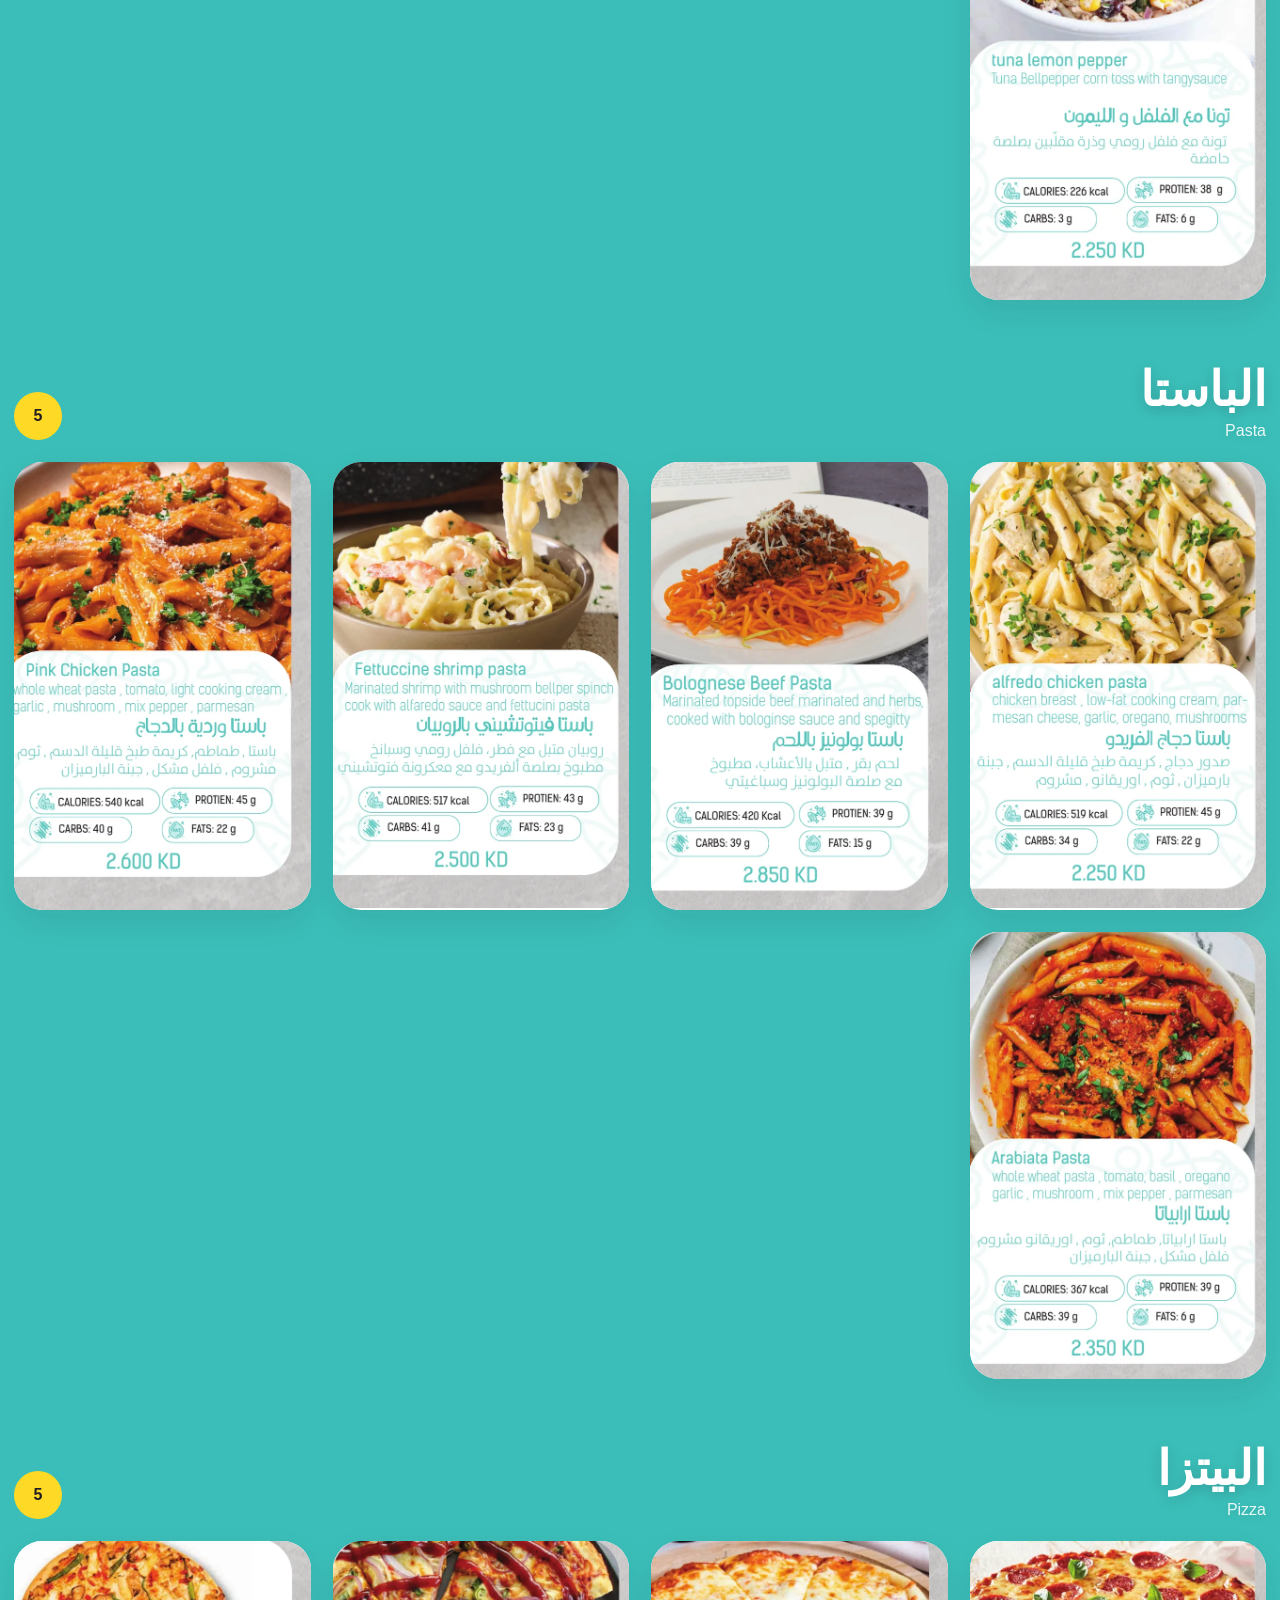
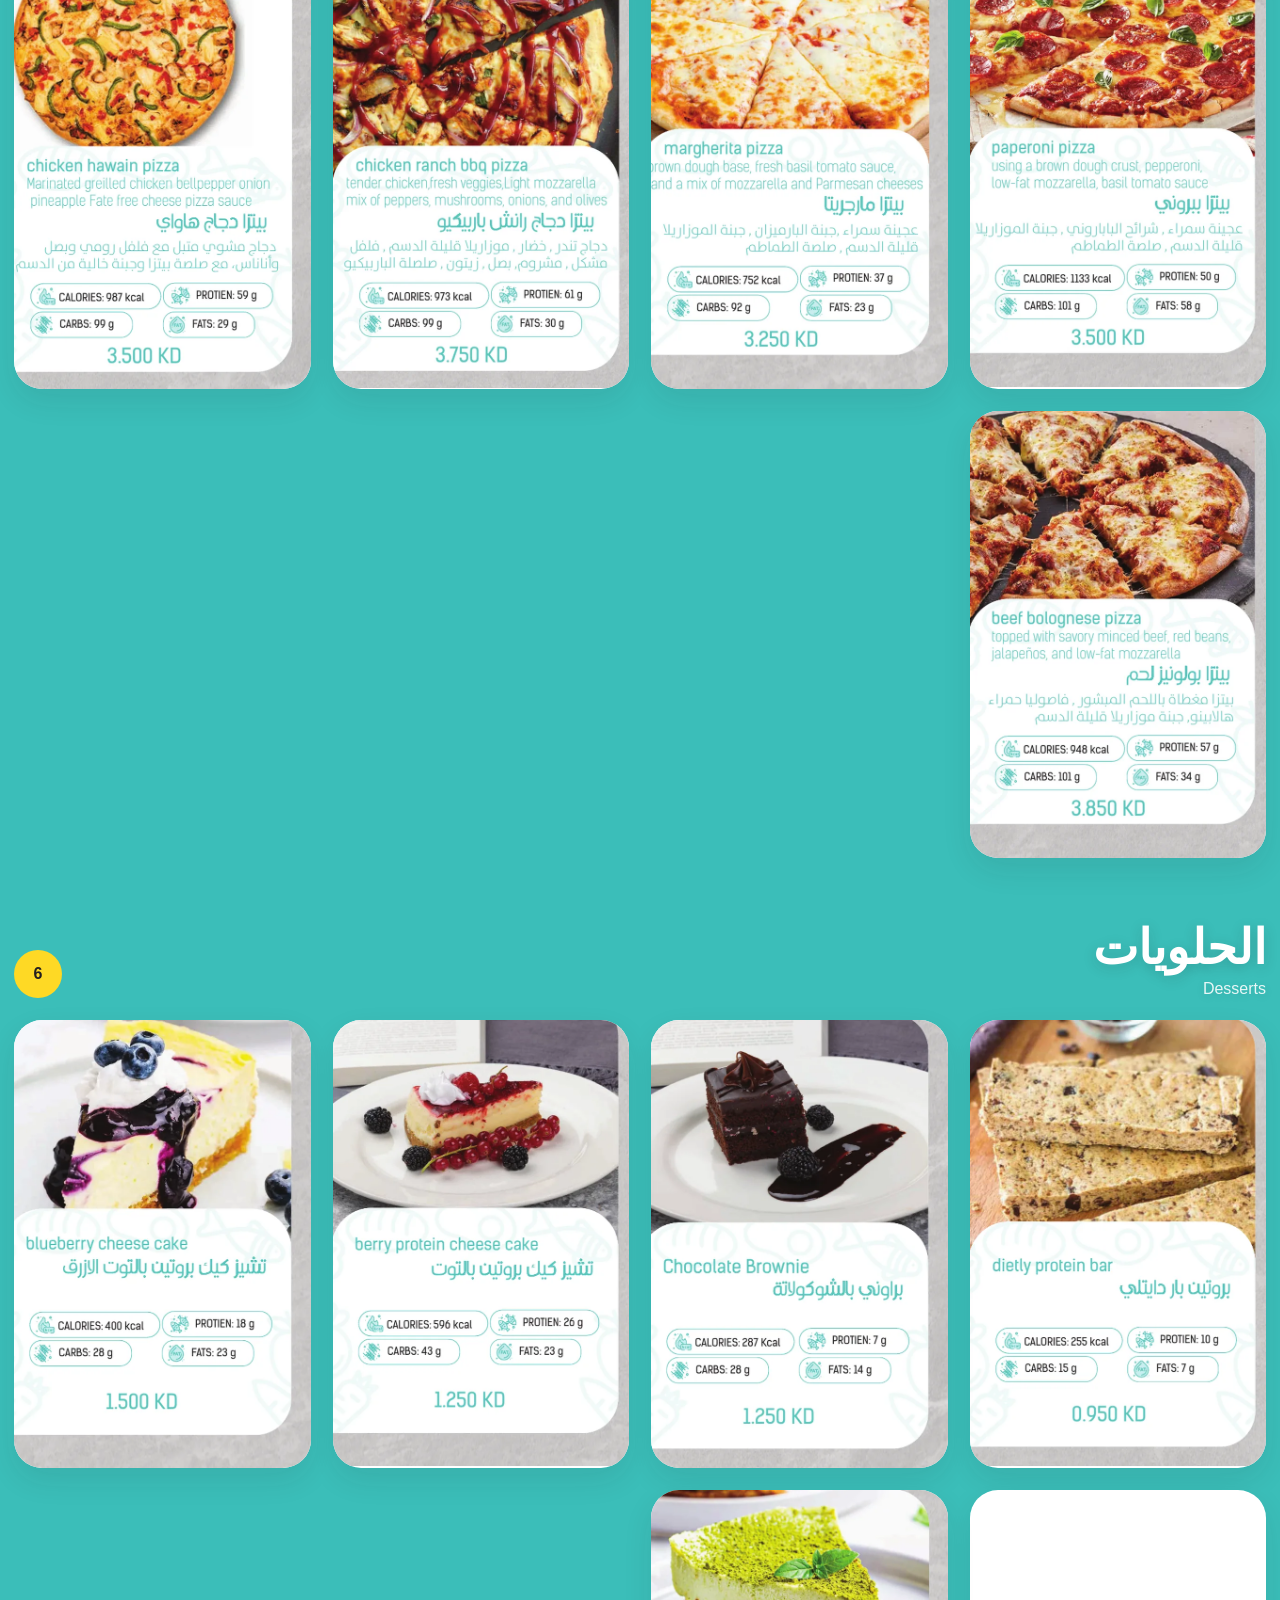
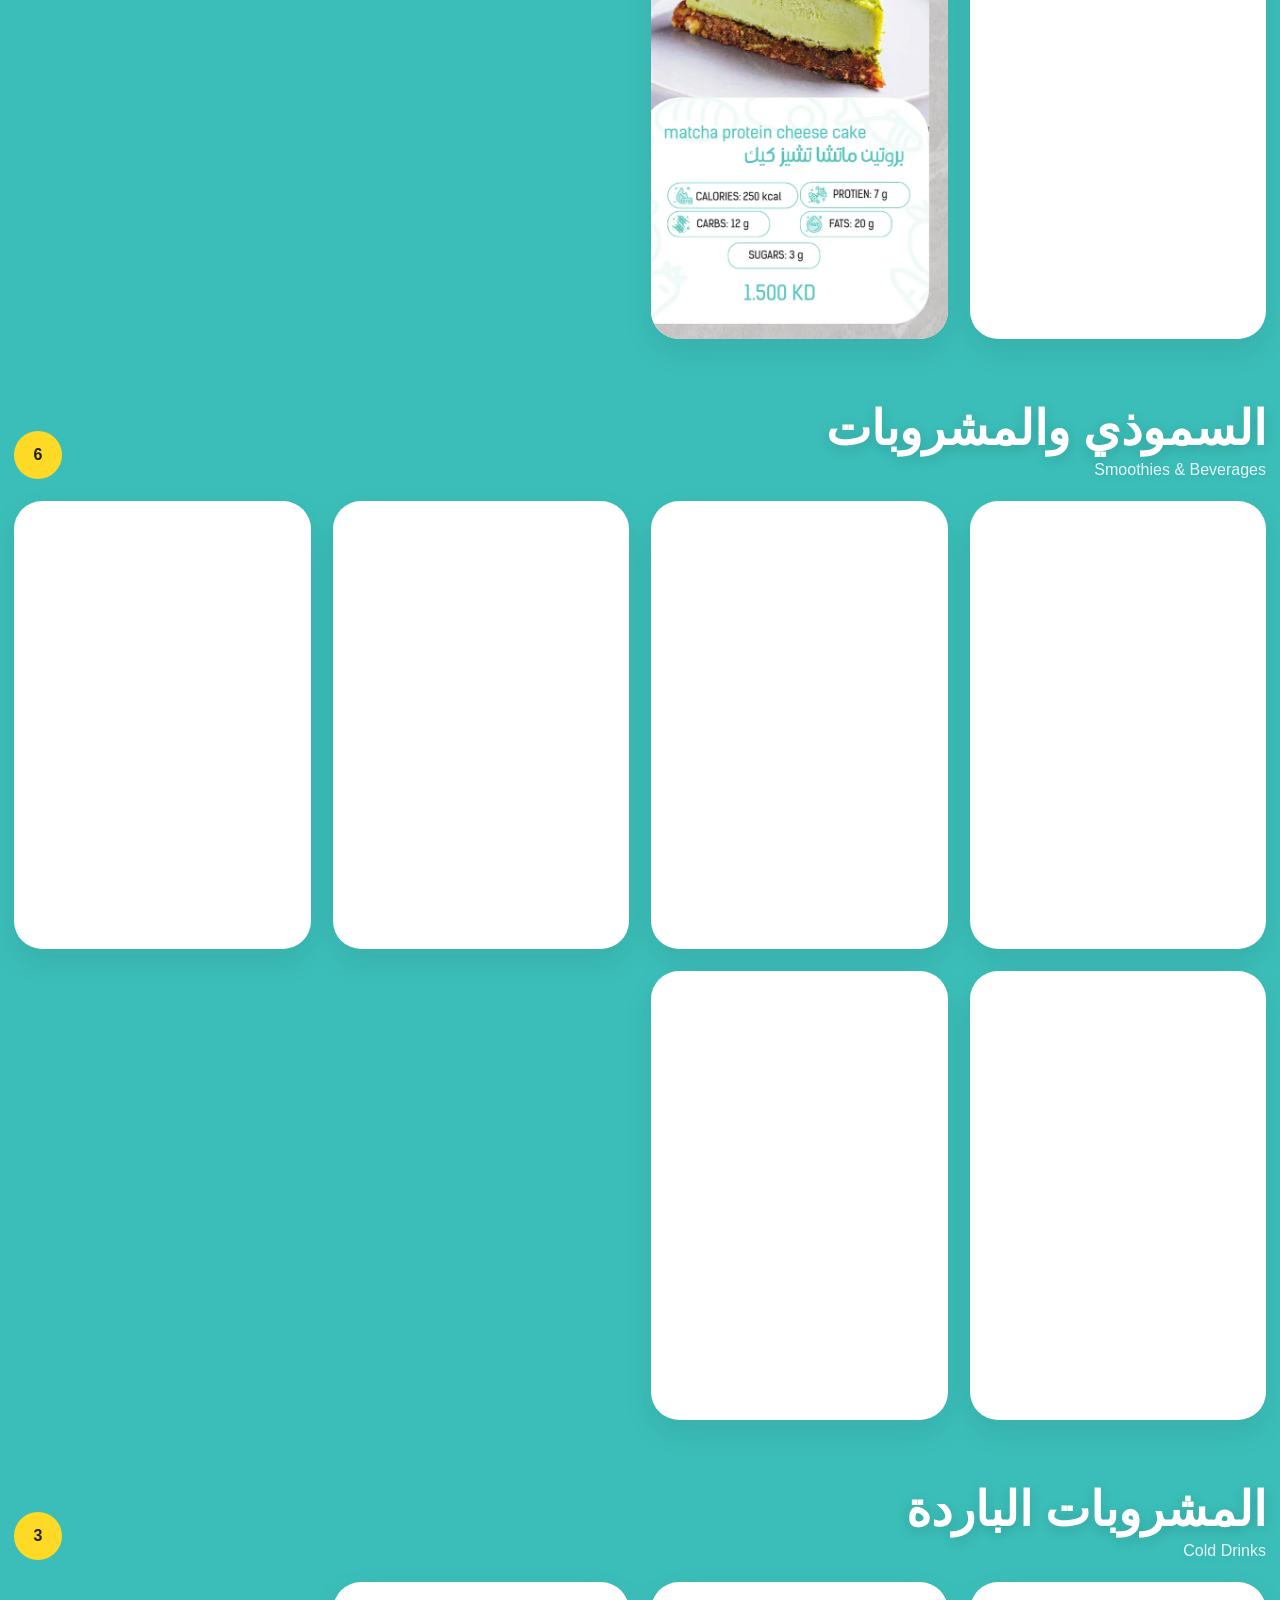
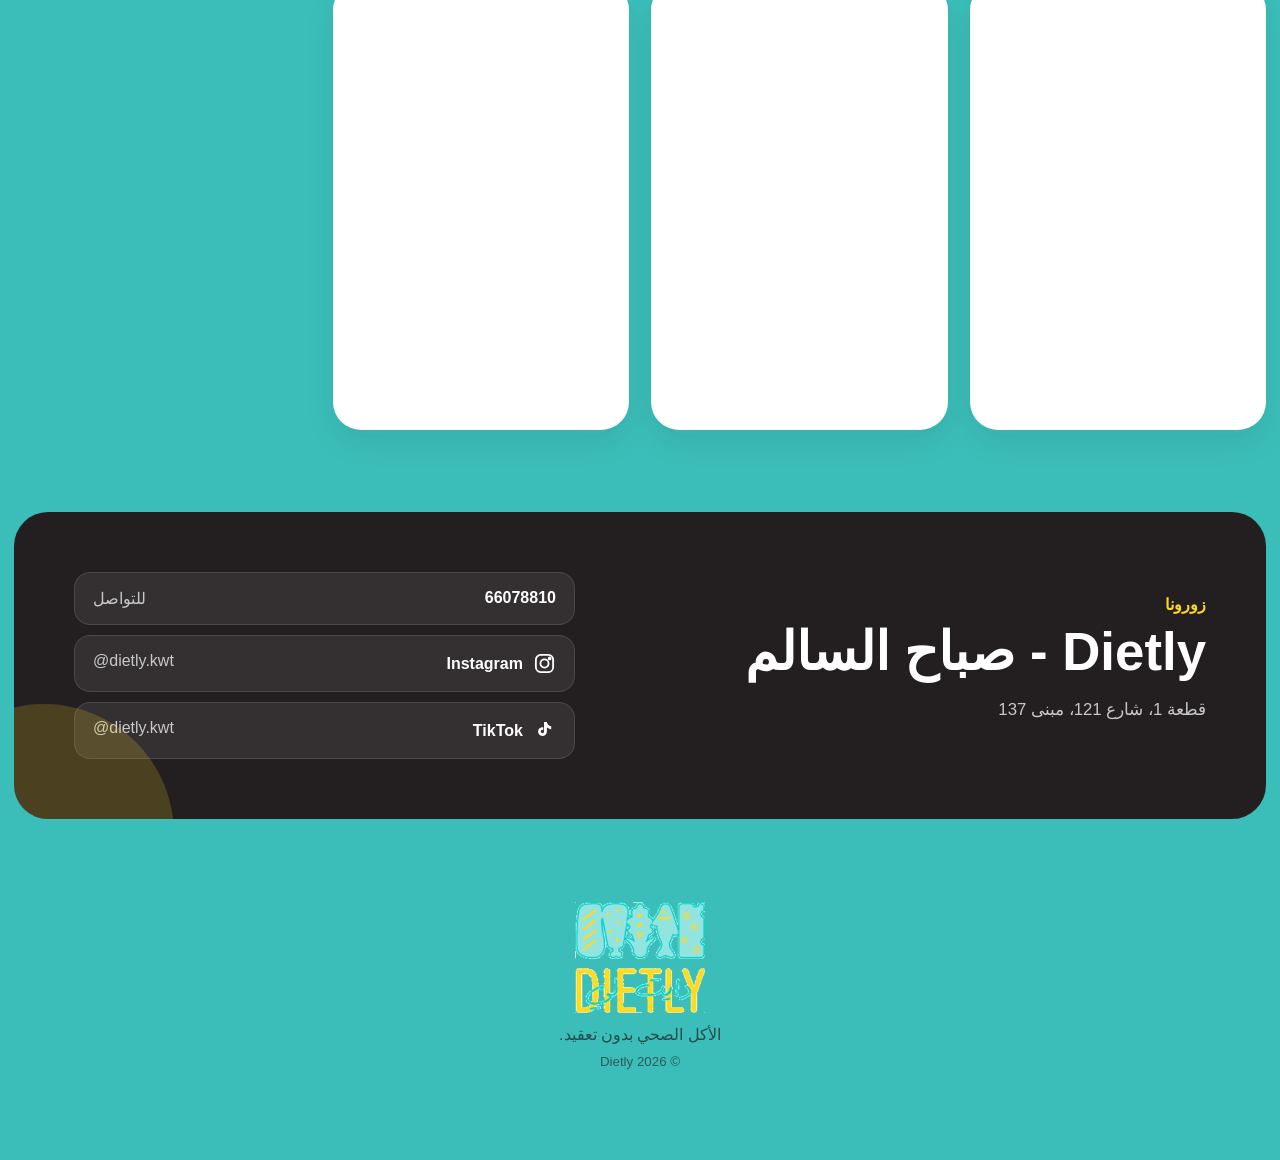
<file: index(5).html>
<!doctype html>
<html lang="ar" dir="rtl">
<head>
  <meta charset="utf-8" />
  <meta name="viewport" content="width=device-width, initial-scale=1, viewport-fit=cover" />
  <meta name="theme-color" content="#10cfc9" />
  <meta name="description" content="منيو دايتلي - وجبات صحية مع السعرات والبروتين والكارب والدهون" />
  <title>Dietly Menu | منيو دايتلي</title>
  <link rel="icon" href="assets/dietly-logo.png" />
  <link rel="stylesheet" href="styles.css" />
</head>
<body>
  <div class="paper-noise" aria-hidden="true"></div>

  <button class="menu-trigger" id="menuTrigger" aria-label="فتح أقسام المنيو" aria-expanded="false">
    <span class="menu-icon" aria-hidden="true"><i></i><i></i><i></i></span>
    <span data-ar="الأقسام" data-en="Sections">الأقسام</span>
  </button>

  <div class="drawer-backdrop" id="drawerBackdrop" hidden></div>
  <aside class="drawer" id="drawer" aria-hidden="true" aria-label="أقسام المنيو">
    <div class="drawer-head">
      <div>
        <strong data-ar="انتقل بسرعة" data-en="Quick navigation">انتقل بسرعة</strong>
        <small data-ar="اختر القسم المطلوب" data-en="Choose a menu section">اختر القسم المطلوب</small>
      </div>
      <button class="icon-button" id="closeDrawer" aria-label="إغلاق">×</button>
    </div>
    <nav id="drawerNav" class="drawer-nav"></nav>
    <div class="drawer-contact">
      <a class="drawer-social" href="https://www.instagram.com/dietly.kwt/" target="_blank" rel="noopener noreferrer" aria-label="Instagram @dietly.kwt">
        <span class="social-platform"><svg class="social-icon" viewBox="0 0 24 24" aria-hidden="true">
  <rect x="3" y="3" width="18" height="18" rx="5"></rect>
  <circle cx="12" cy="12" r="4.25"></circle>
  <circle cx="17.4" cy="6.7" r="1"></circle>
</svg><b>Instagram</b></span>
        <span dir="ltr">@dietly.kwt</span>
      </a>
      <a class="drawer-social" href="https://www.tiktok.com/@dietly.kwt" target="_blank" rel="noopener noreferrer" aria-label="TikTok @dietly.kwt">
        <span class="social-platform"><svg class="social-icon" viewBox="0 0 24 24" aria-hidden="true">
  <path d="M14.5 3v10.1a4.6 4.6 0 1 1-3.8-4.53v3.05a1.7 1.7 0 1 0 .8 1.48V3h3c.3 2.2 1.62 3.92 4.5 4.62v3.05c-1.8-.2-3.35-.93-4.5-2.03"></path>
</svg><b>TikTok</b></span>
        <span dir="ltr">@dietly.kwt</span>
      </a>
    </div>
  </aside>

  <header class="site-header">
    <div class="header-actions">
      <button class="lang-toggle" id="langToggle" aria-label="Change language">
        <span class="lang-ar active">عربي</span>
        <span class="divider">/</span>
        <span class="lang-en">EN</span>
      </button>
    </div>
    <img class="brand-logo" src="assets/dietly-logo.png" alt="Dietly" width="420" height="300" />
    <p class="eyebrow" data-ar="منيو صحي متكامل" data-en="A complete healthy menu">منيو صحي متكامل</p>
    <h1 data-ar="اختيارك الصحي صار أسهل" data-en="Healthy choices made easier">اختيارك الصحي صار أسهل</h1>
    <p class="hero-copy" data-ar="تصفّح الوجبات، قارن القيم الغذائية، وانتقل بين الأقسام بسرعة." data-en="Browse meals, compare nutrition values, and jump between sections instantly.">
      تصفّح الوجبات، قارن القيم الغذائية، وانتقل بين الأقسام بسرعة.
    </p>
    <div class="hero-buttons">
      <a class="primary-button" href="tel:+96566078810" data-ar="اتصل بالمطعم" data-en="Call restaurant">اتصل بالمطعم</a>
    </div>
  </header>

  <main>
    <section class="menu-tools" aria-label="أدوات المنيو">
      <label class="search-box">
        <svg viewBox="0 0 24 24" aria-hidden="true"><path d="m21 21-4.35-4.35m2.35-5.65a8 8 0 1 1-16 0 8 8 0 0 1 16 0Z"/></svg>
        <input id="searchInput" type="search" autocomplete="off" placeholder="ابحث عن وجبة..." aria-label="ابحث عن وجبة" />
        <button id="clearSearch" type="button" aria-label="مسح البحث" hidden>×</button>
      </label>
      <div class="quick-chips" id="quickChips" aria-label="الأقسام"></div>
    </section>

    <div class="search-status" id="searchStatus" hidden></div>
    <div id="menuRoot"></div>

    <section class="visit-card" id="contact">
      <div class="visit-copy">
        <span class="mini-label" data-ar="زورونا" data-en="Visit us">زورونا</span>
        <h2 data-ar="Dietly - صباح السالم" data-en="Dietly - Sabah Al-Salem">Dietly - صباح السالم</h2>
        <p data-ar="قطعة 1، شارع 121، مبنى 137" data-en="Block 1, Street 121, Building 137">قطعة 1، شارع 121، مبنى 137</p>
      </div>
      <div class="visit-links">
        <a href="tel:+96566078810"><b>66078810</b><span data-ar="للتواصل" data-en="Contact">للتواصل</span></a>
        <a class="social-link instagram-link" href="https://www.instagram.com/dietly.kwt/" target="_blank" rel="noopener noreferrer" aria-label="Open Dietly on Instagram">
          <span class="social-platform"><svg class="social-icon" viewBox="0 0 24 24" aria-hidden="true">
  <rect x="3" y="3" width="18" height="18" rx="5"></rect>
  <circle cx="12" cy="12" r="4.25"></circle>
  <circle cx="17.4" cy="6.7" r="1"></circle>
</svg><b>Instagram</b></span>
          <span dir="ltr">@dietly.kwt</span>
        </a>
        <a class="social-link tiktok-link" href="https://www.tiktok.com/@dietly.kwt" target="_blank" rel="noopener noreferrer" aria-label="Open Dietly on TikTok">
          <span class="social-platform"><svg class="social-icon" viewBox="0 0 24 24" aria-hidden="true">
  <path d="M14.5 3v10.1a4.6 4.6 0 1 1-3.8-4.53v3.05a1.7 1.7 0 1 0 .8 1.48V3h3c.3 2.2 1.62 3.92 4.5 4.62v3.05c-1.8-.2-3.35-.93-4.5-2.03"></path>
</svg><b>TikTok</b></span>
          <span dir="ltr">@dietly.kwt</span>
        </a>
      </div>
    </section>
  </main>

  <footer>
    <img src="assets/dietly-logo.png" alt="Dietly" />
    <p data-ar="الأكل الصحي بدون تعقيد." data-en="Healthy food without the complication.">الأكل الصحي بدون تعقيد.</p>
    <small>© 2026 Dietly</small>
  </footer>

  <button class="to-top" id="toTop" aria-label="العودة للأعلى">↑</button>
  <script src="app.js"></script>
</body>
</html>
</file>
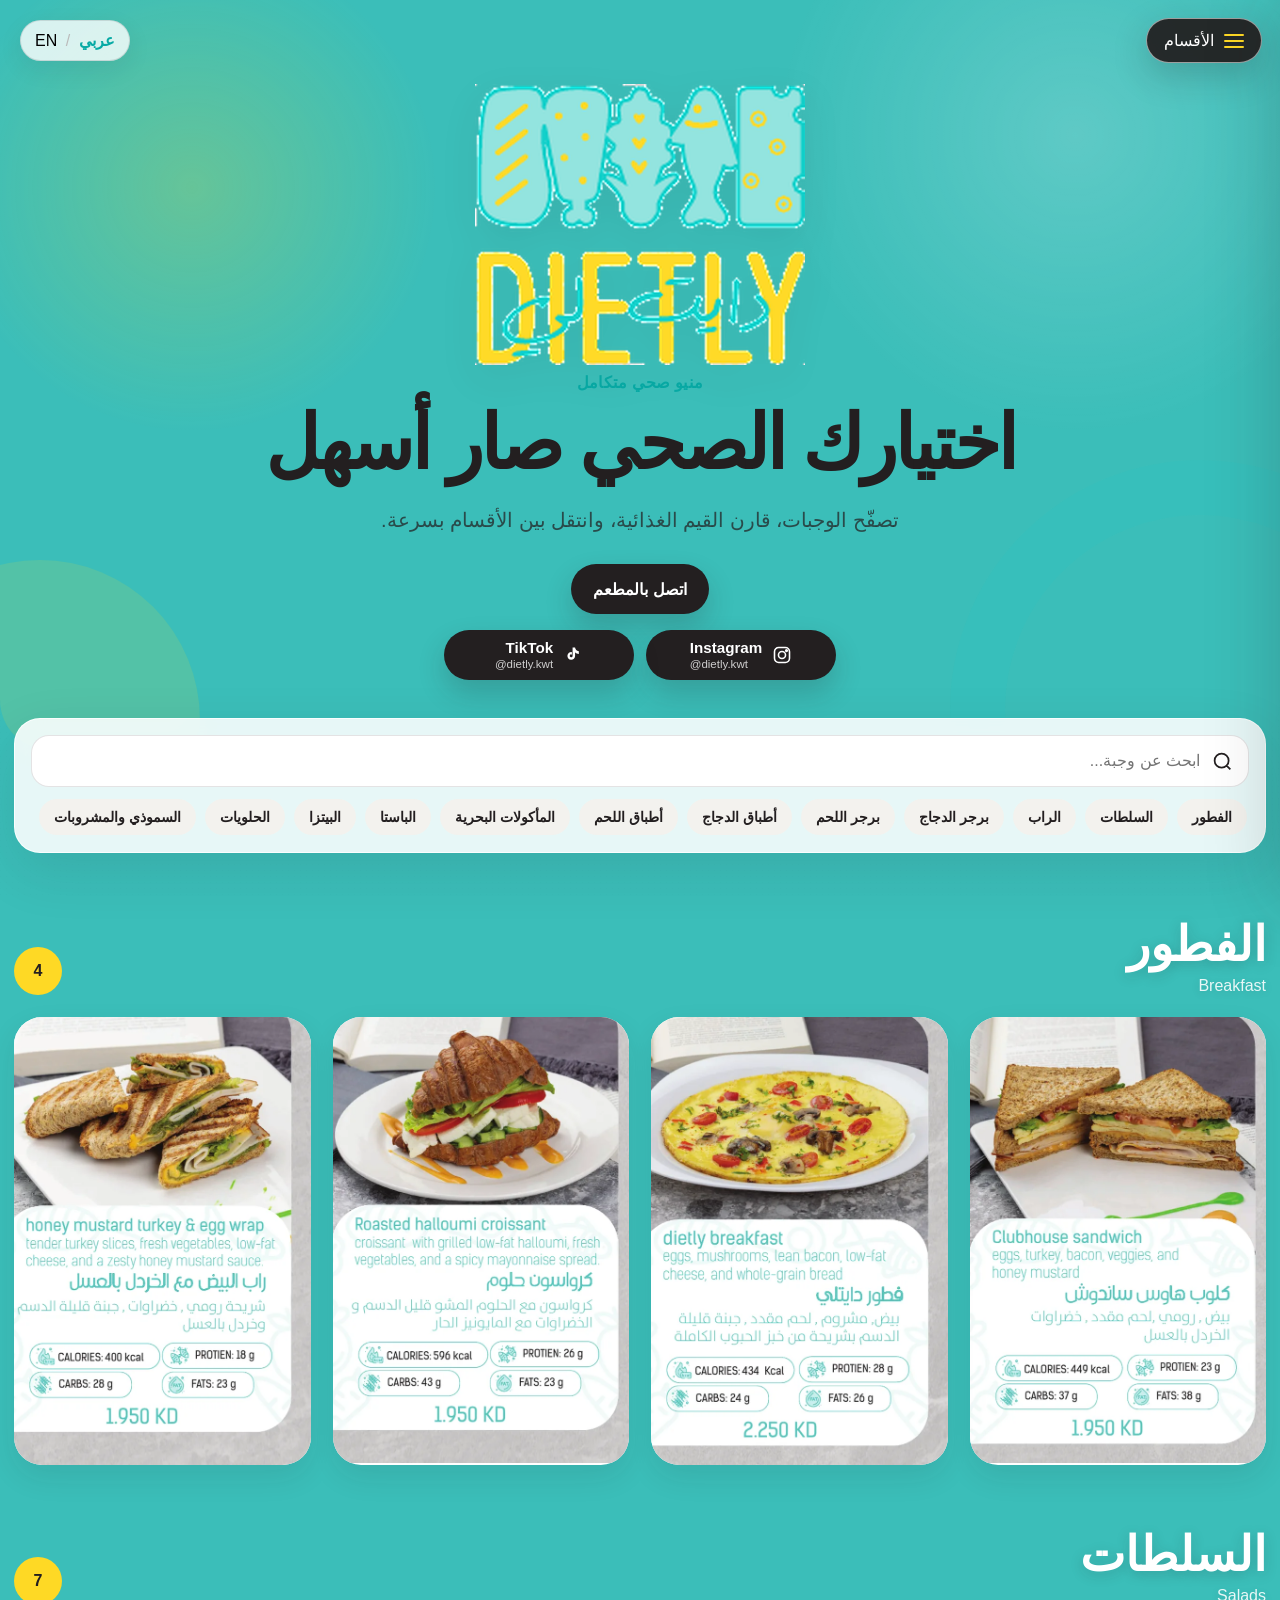
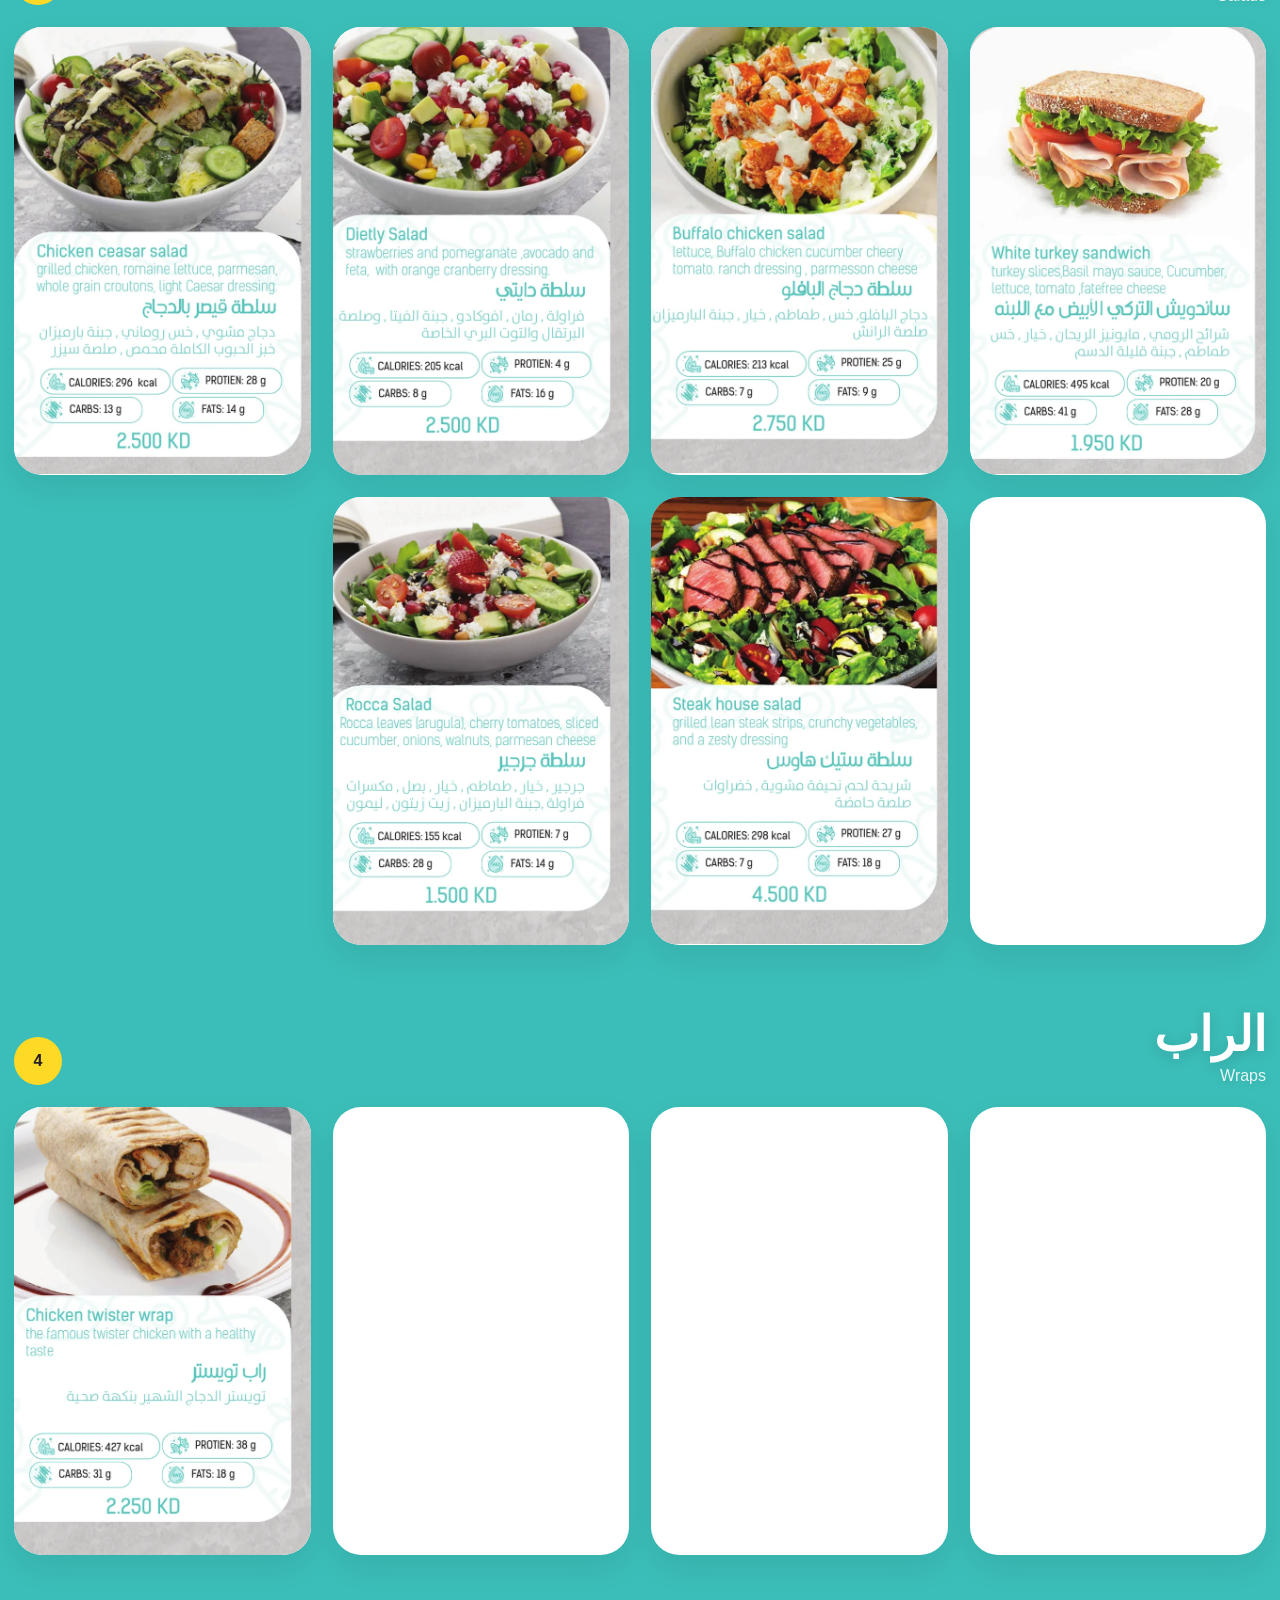
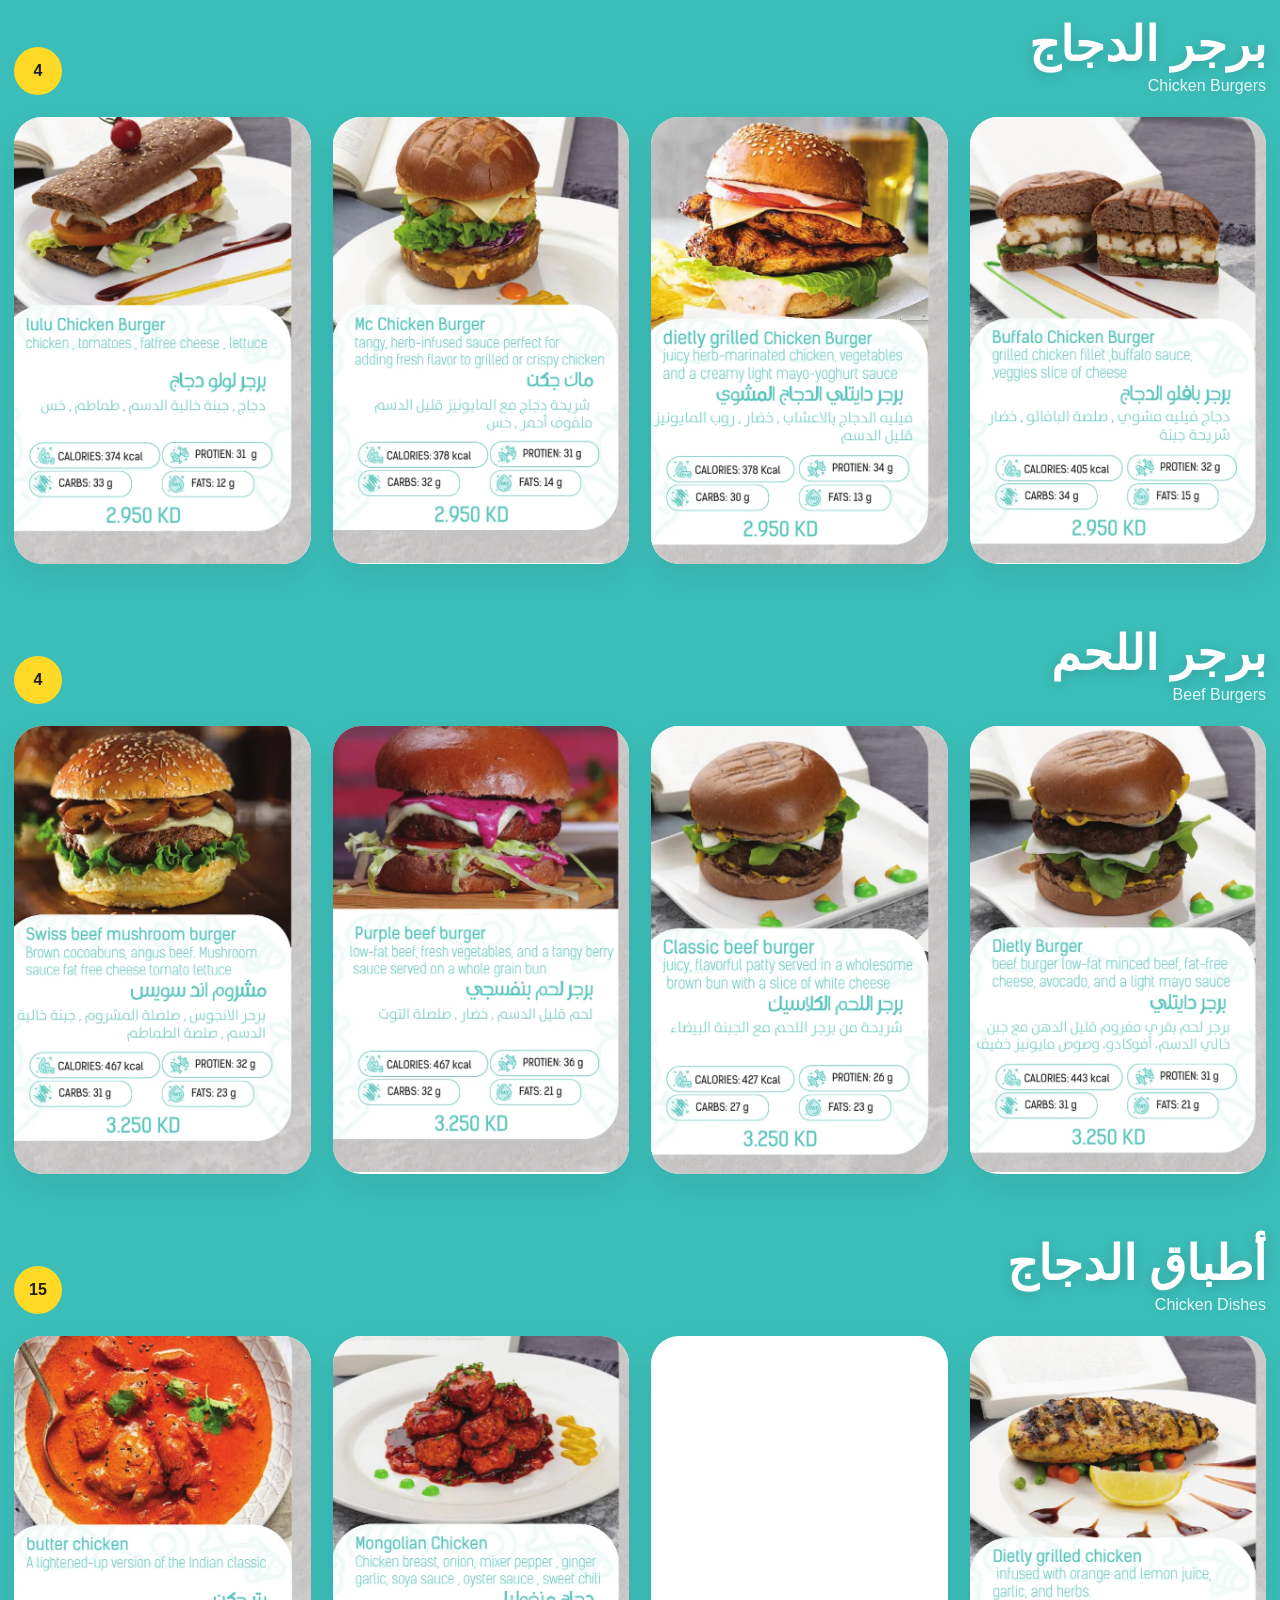
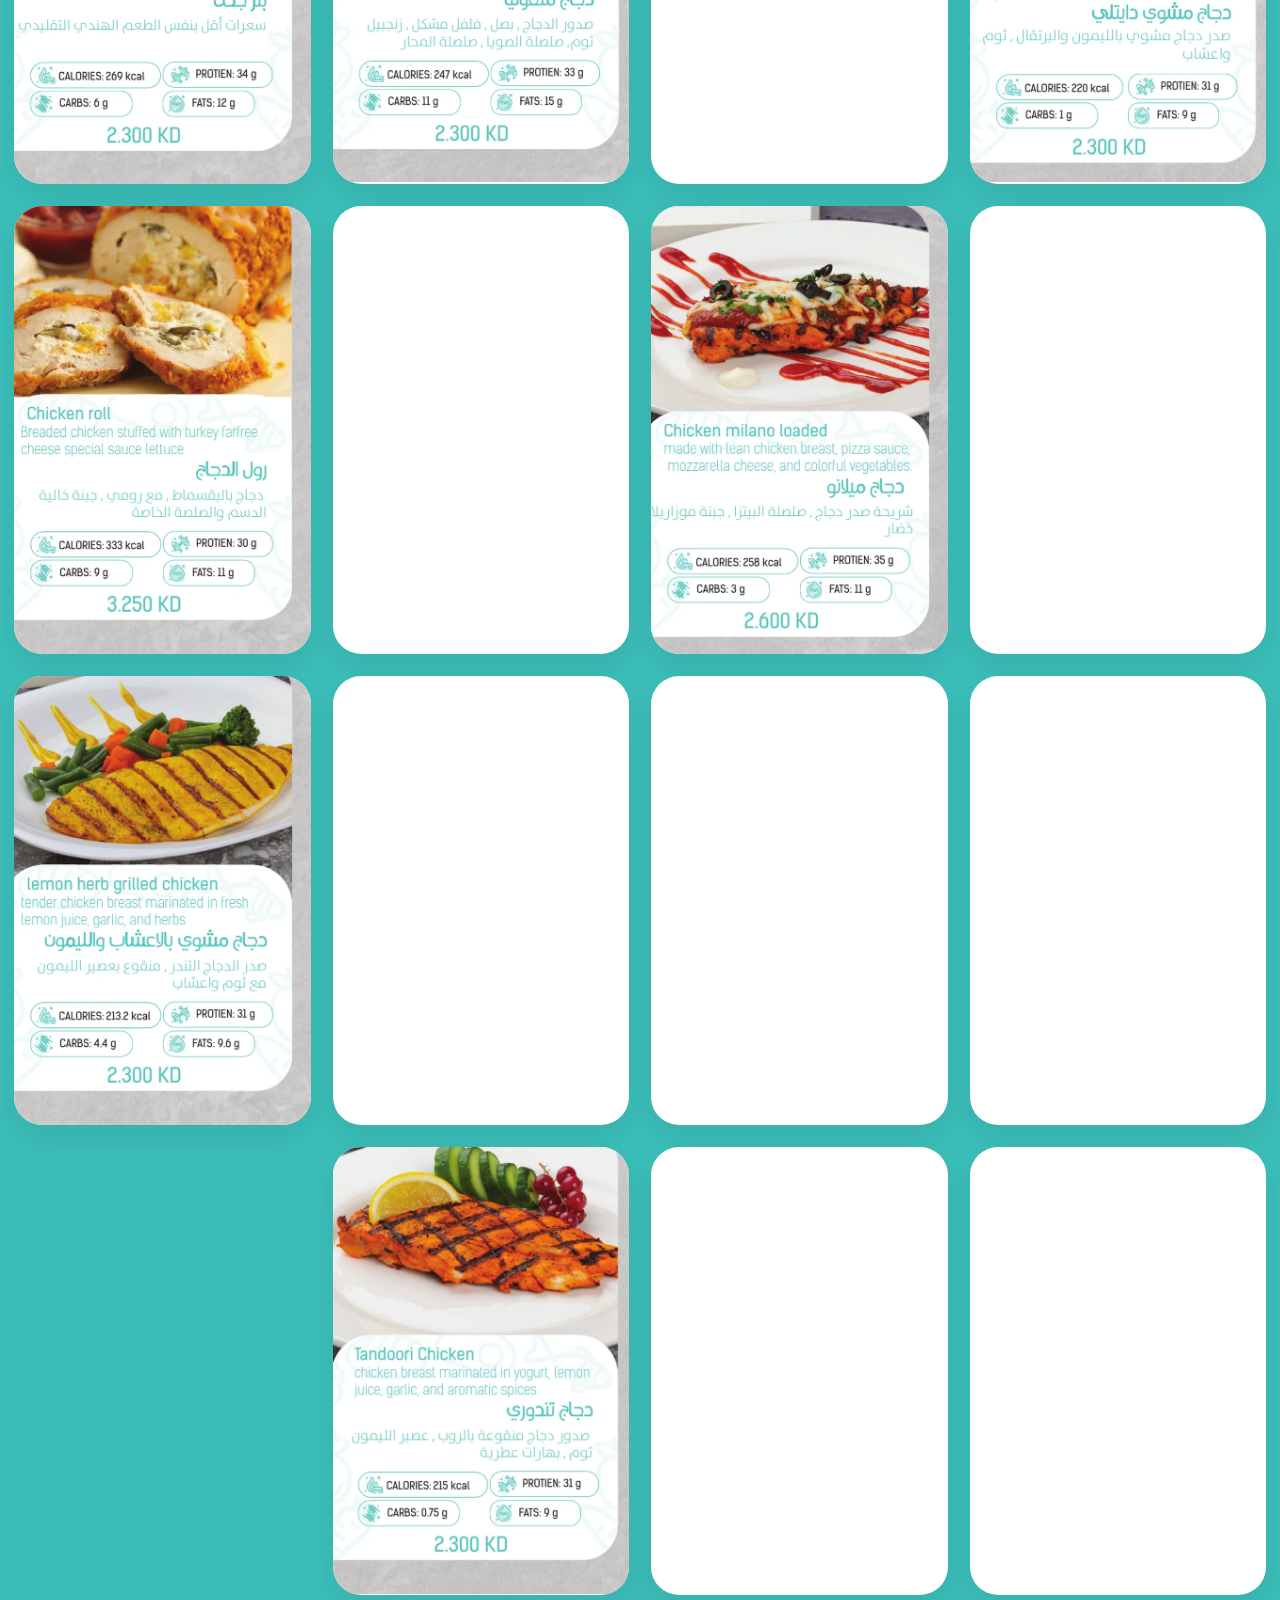
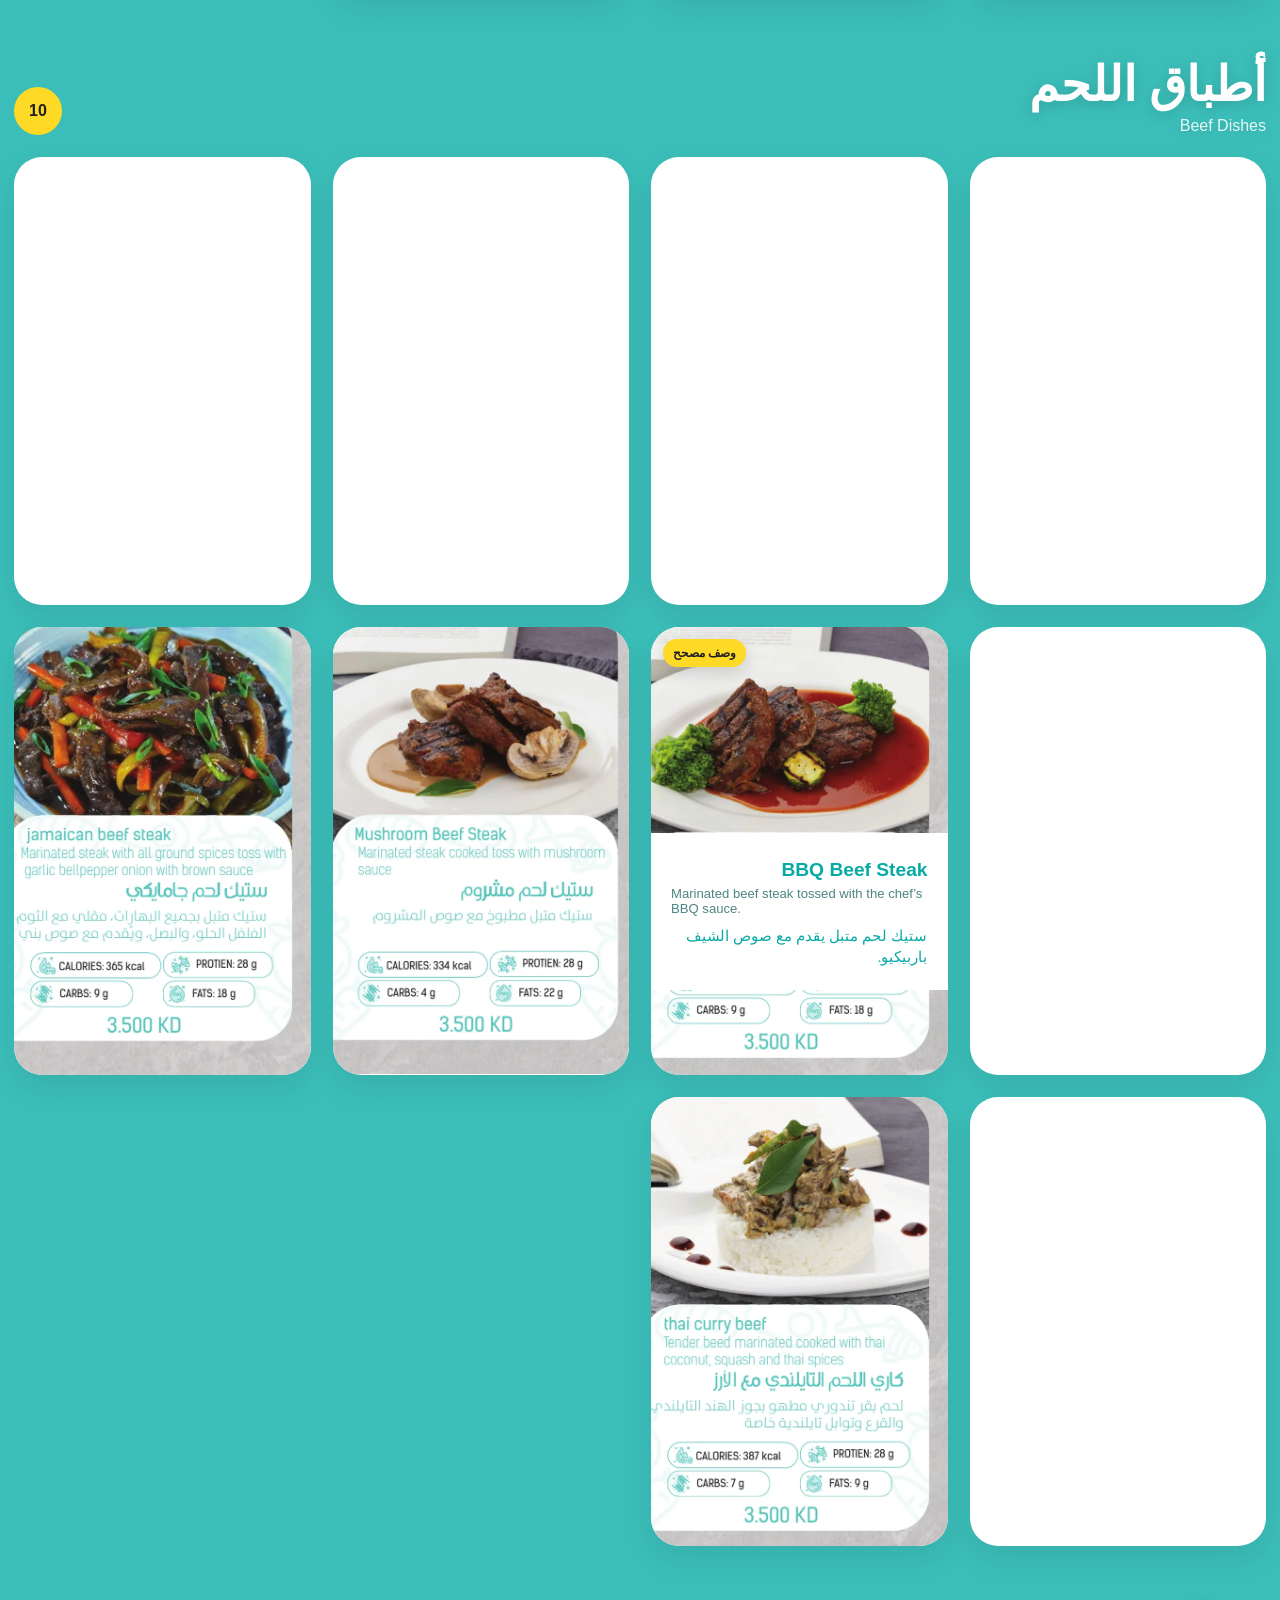
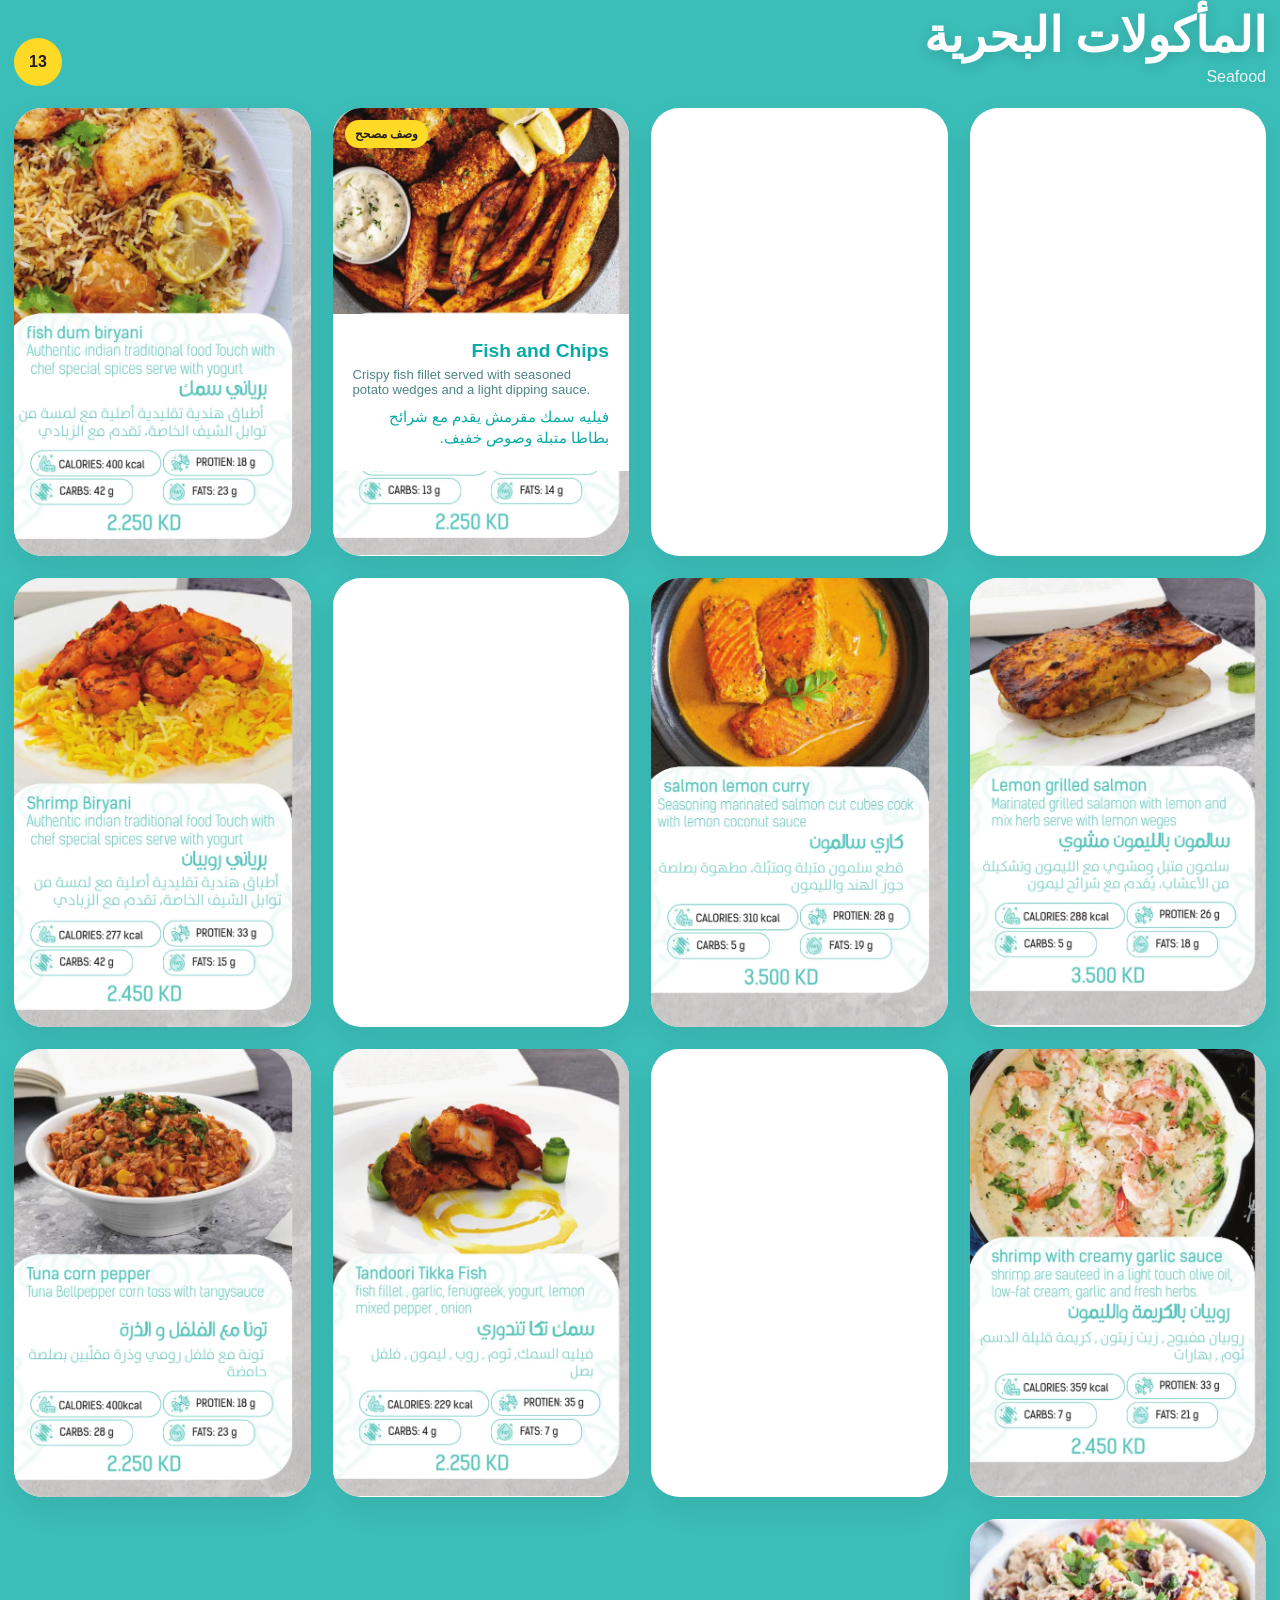
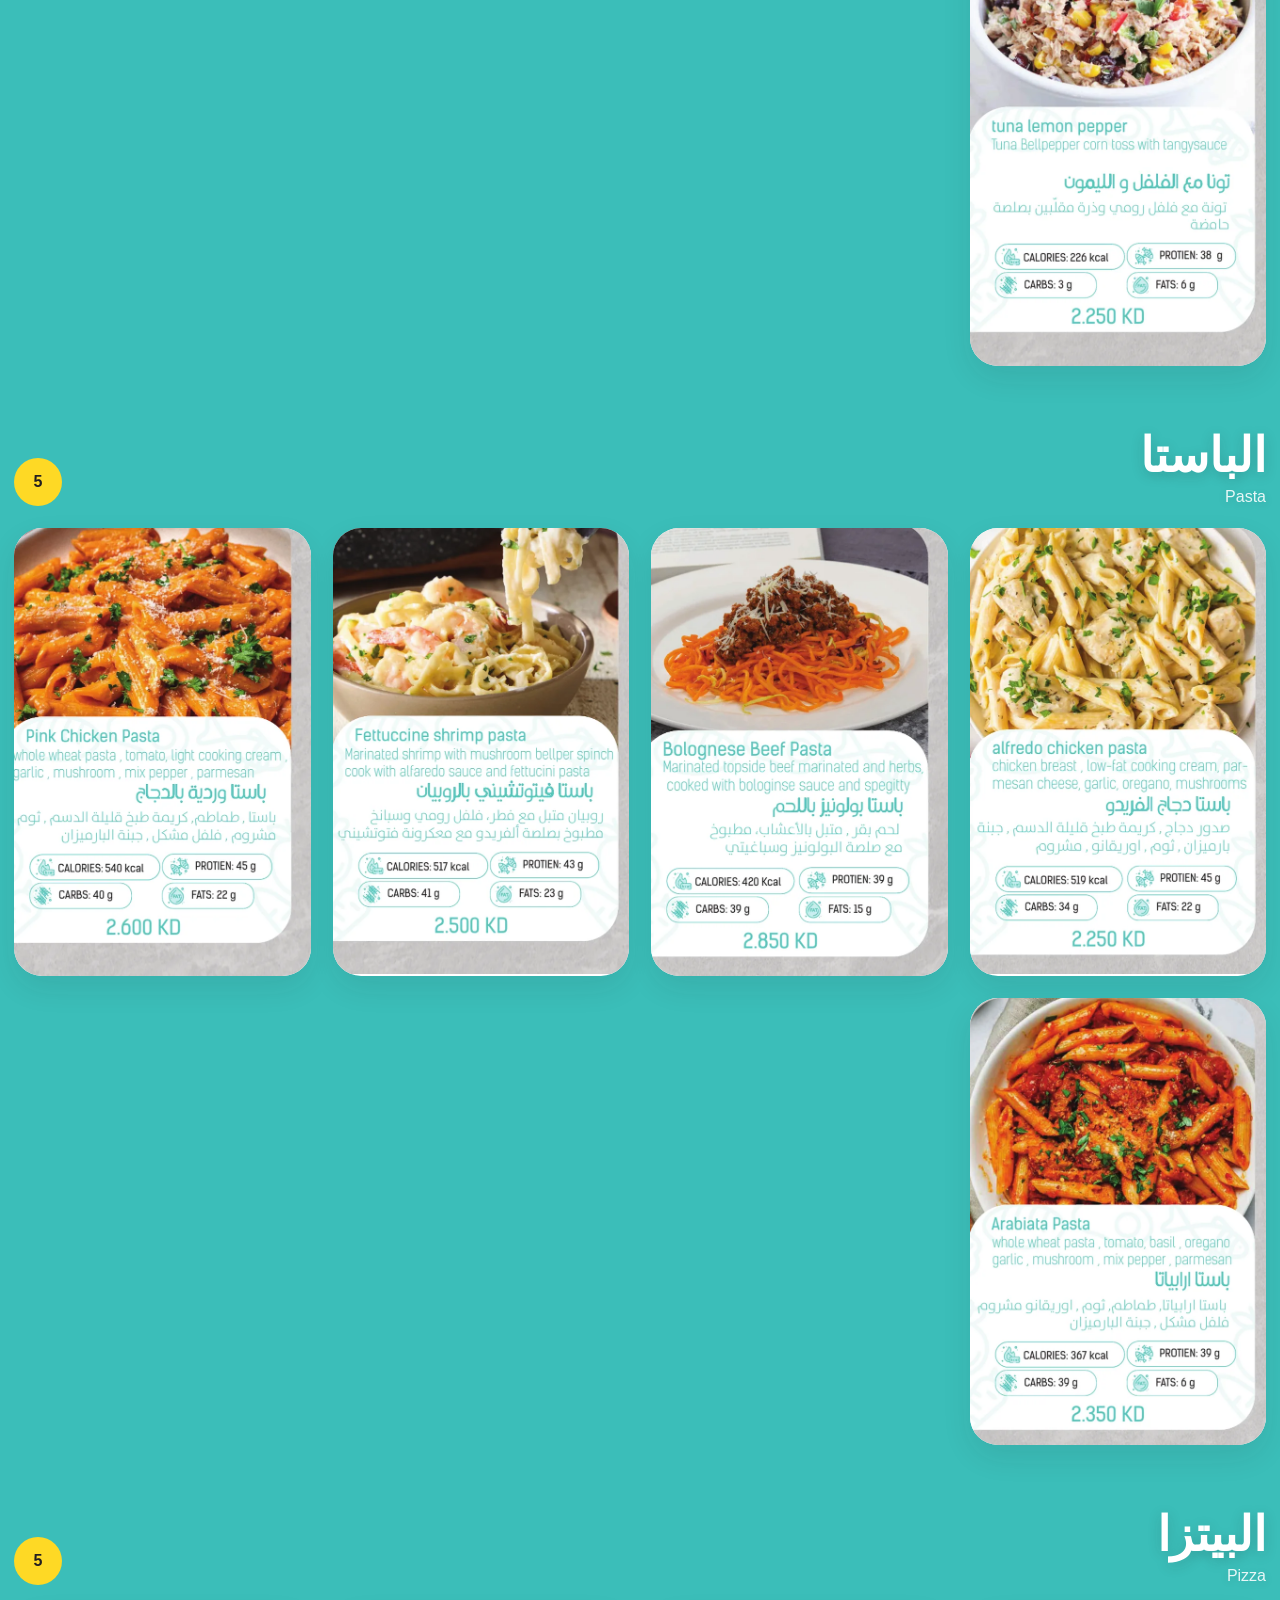
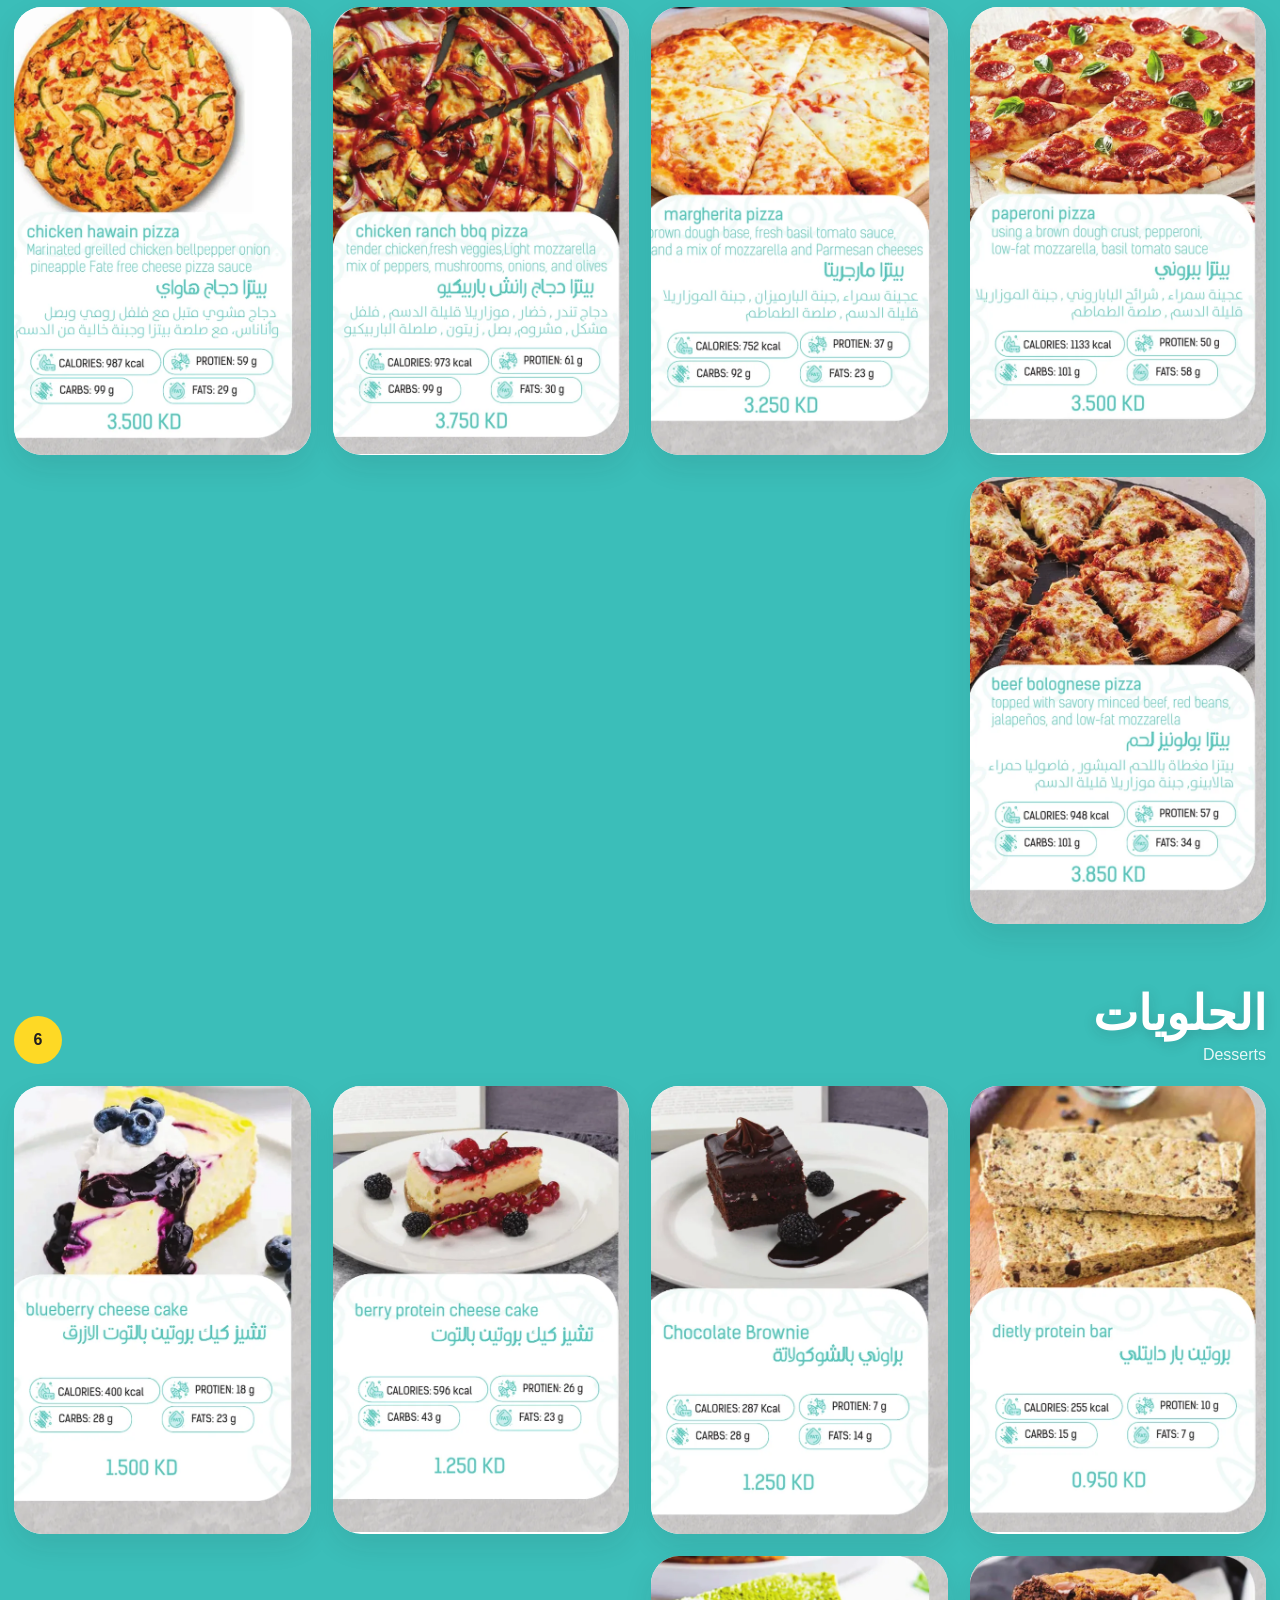
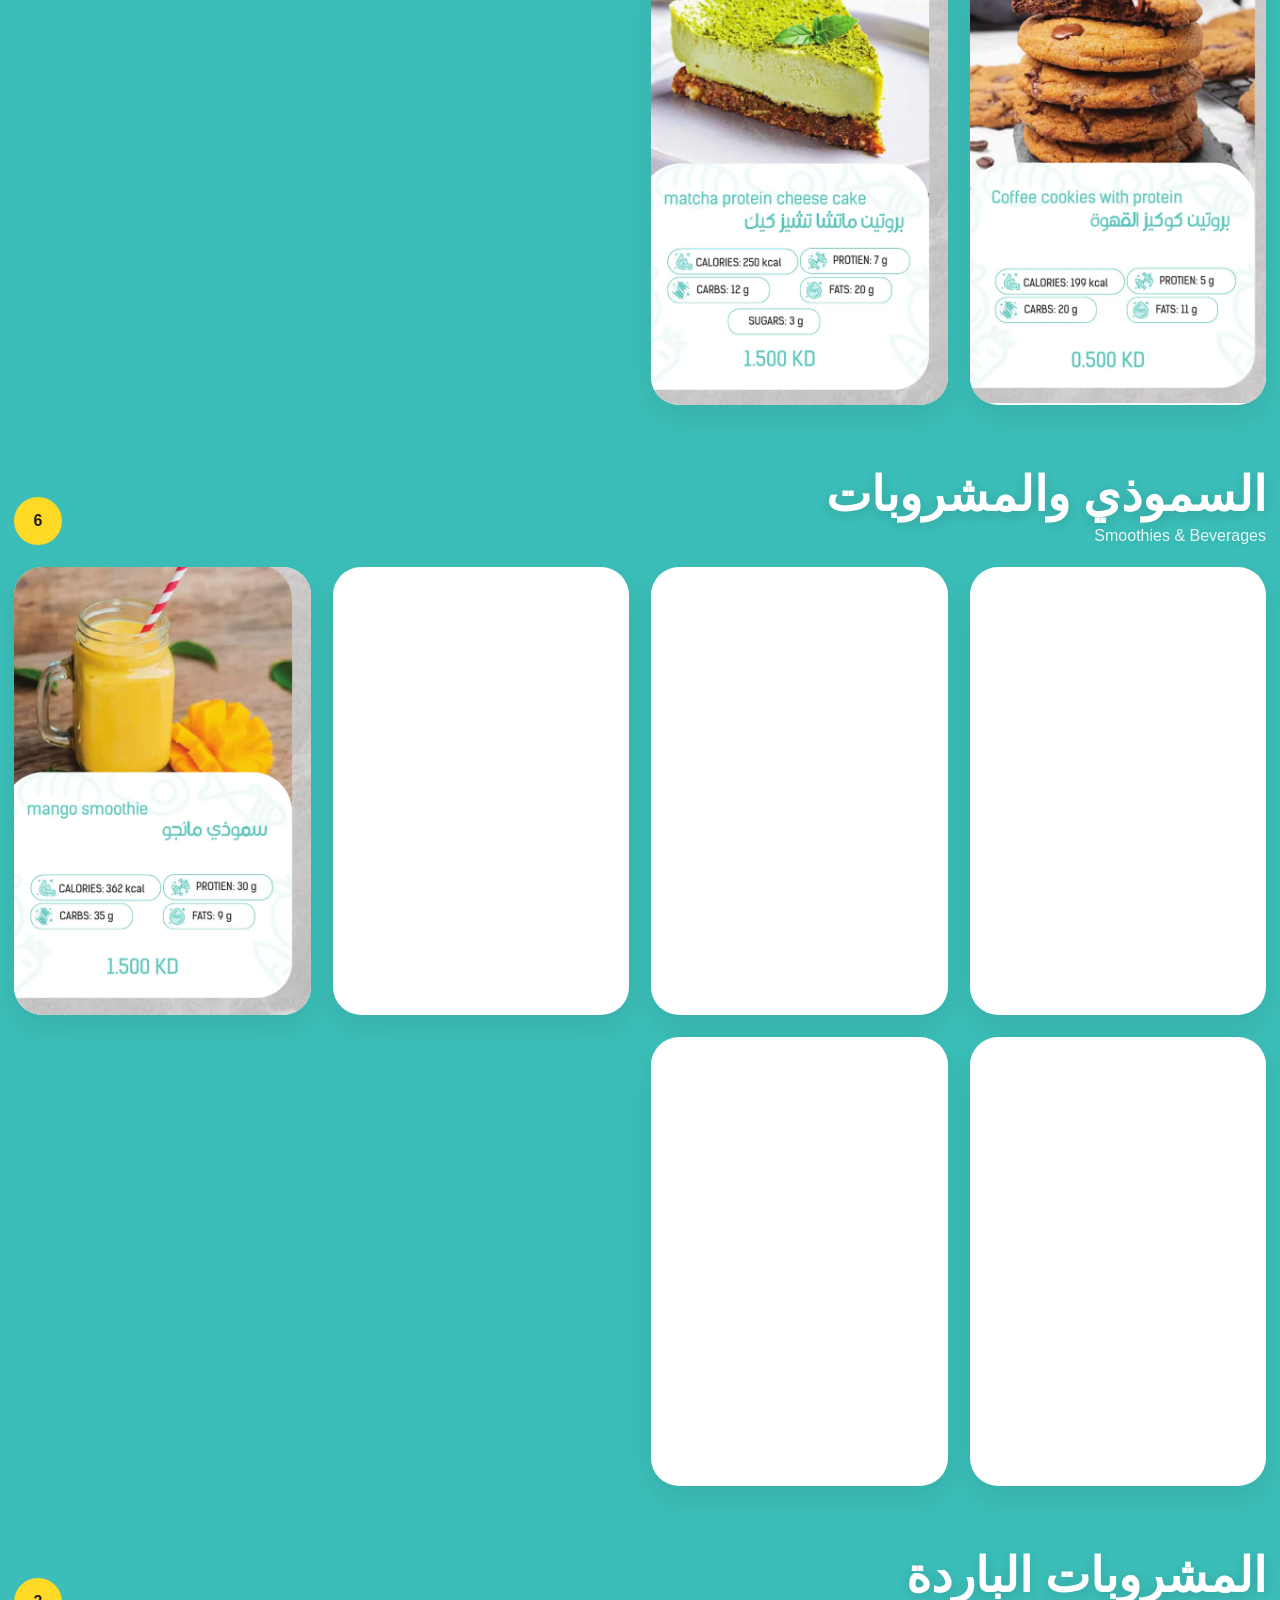
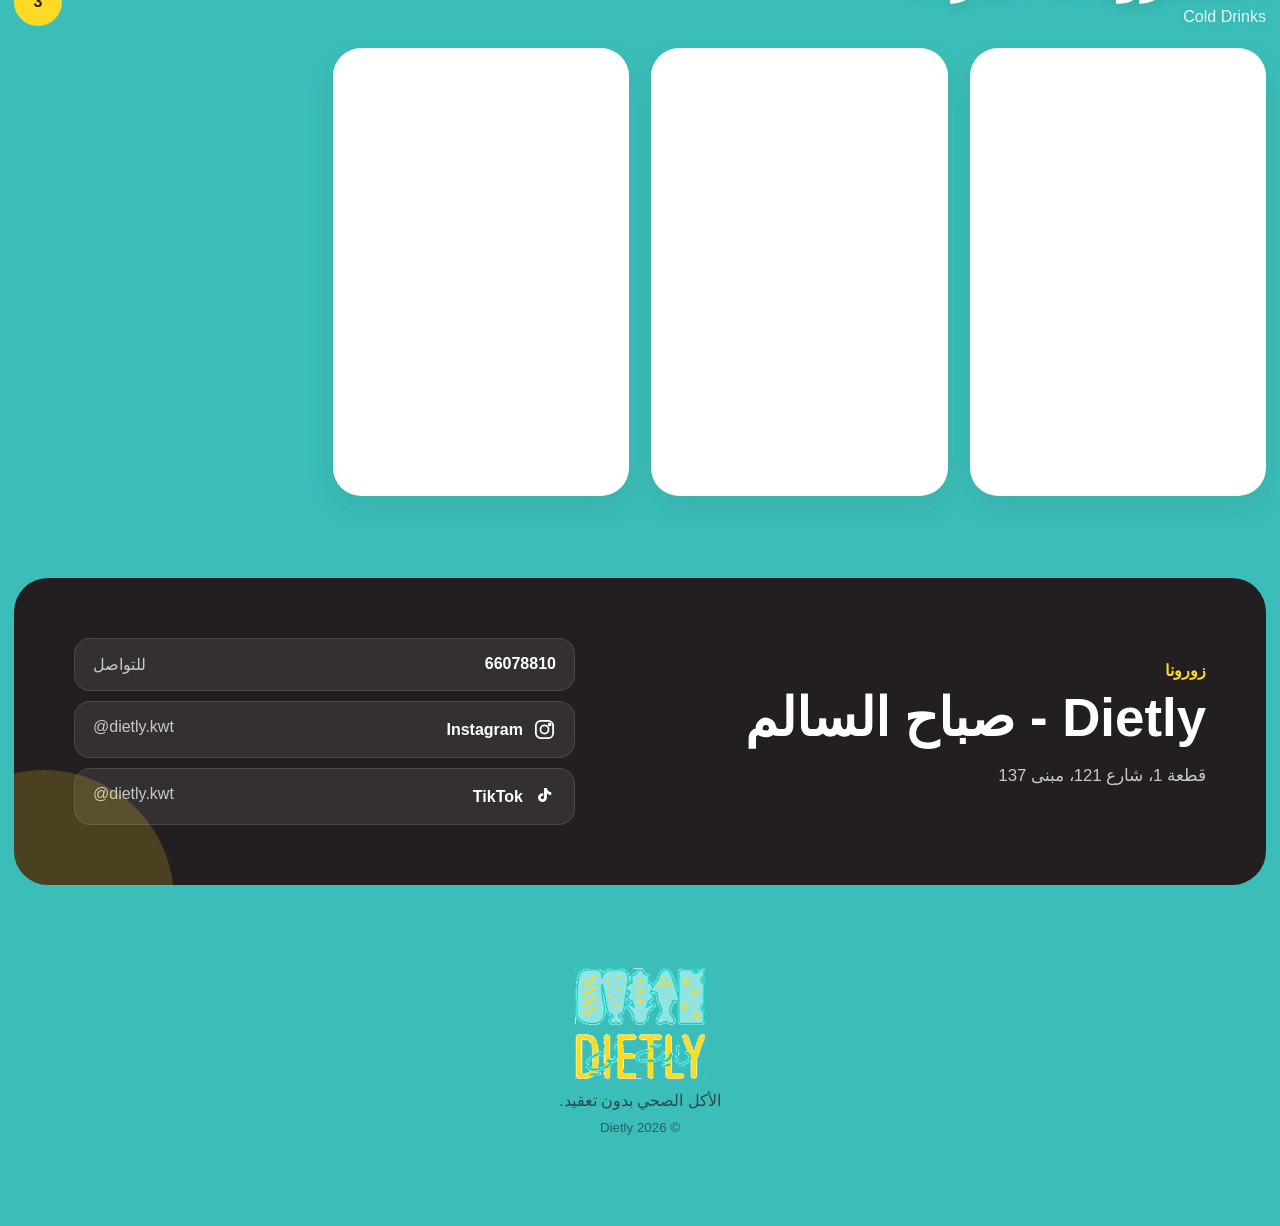
<file: index(6).html>
<!doctype html>
<html lang="ar" dir="rtl">
<head>
  <meta charset="utf-8" />
  <meta name="viewport" content="width=device-width, initial-scale=1, viewport-fit=cover" />
  <meta name="theme-color" content="#10cfc9" />
  <meta name="description" content="منيو دايتلي - وجبات صحية مع السعرات والبروتين والكارب والدهون" />
  <title>Dietly Menu | منيو دايتلي</title>
  <link rel="icon" href="assets/dietly-logo.png" />
  <link rel="stylesheet" href="styles.css" />
</head>
<body>
  <div class="paper-noise" aria-hidden="true"></div>

  <button class="menu-trigger" id="menuTrigger" aria-label="فتح أقسام المنيو" aria-expanded="false">
    <span class="menu-icon" aria-hidden="true"><i></i><i></i><i></i></span>
    <span data-ar="الأقسام" data-en="Sections">الأقسام</span>
  </button>

  <div class="drawer-backdrop" id="drawerBackdrop" hidden></div>
  <aside class="drawer" id="drawer" aria-hidden="true" aria-label="أقسام المنيو">
    <div class="drawer-head">
      <div>
        <strong data-ar="انتقل بسرعة" data-en="Quick navigation">انتقل بسرعة</strong>
        <small data-ar="اختر القسم المطلوب" data-en="Choose a menu section">اختر القسم المطلوب</small>
      </div>
      <button class="icon-button" id="closeDrawer" aria-label="إغلاق">×</button>
    </div>
    <nav id="drawerNav" class="drawer-nav"></nav>
    <div class="drawer-contact">
      <a class="drawer-social" href="https://www.instagram.com/dietly.kwt/" target="_blank" rel="noopener noreferrer" aria-label="Instagram @dietly.kwt">
        <span class="social-platform"><svg class="social-icon" viewBox="0 0 24 24" aria-hidden="true">
  <rect x="3" y="3" width="18" height="18" rx="5"></rect>
  <circle cx="12" cy="12" r="4.25"></circle>
  <circle cx="17.4" cy="6.7" r="1"></circle>
</svg><b>Instagram</b></span>
        <span dir="ltr">@dietly.kwt</span>
      </a>
      <a class="drawer-social" href="https://www.tiktok.com/@dietly.kwt" target="_blank" rel="noopener noreferrer" aria-label="TikTok @dietly.kwt">
        <span class="social-platform"><svg class="social-icon" viewBox="0 0 24 24" aria-hidden="true">
  <path d="M14.5 3v10.1a4.6 4.6 0 1 1-3.8-4.53v3.05a1.7 1.7 0 1 0 .8 1.48V3h3c.3 2.2 1.62 3.92 4.5 4.62v3.05c-1.8-.2-3.35-.93-4.5-2.03"></path>
</svg><b>TikTok</b></span>
        <span dir="ltr">@dietly.kwt</span>
      </a>
    </div>
  </aside>

  <header class="site-header">
    <div class="header-actions">
      <button class="lang-toggle" id="langToggle" aria-label="Change language">
        <span class="lang-ar active">عربي</span>
        <span class="divider">/</span>
        <span class="lang-en">EN</span>
      </button>
    </div>
    <img class="brand-logo" src="assets/dietly-logo.png" alt="Dietly" width="420" height="300" />
    <p class="eyebrow" data-ar="منيو صحي متكامل" data-en="A complete healthy menu">منيو صحي متكامل</p>
    <h1 data-ar="اختيارك الصحي صار أسهل" data-en="Healthy choices made easier">اختيارك الصحي صار أسهل</h1>
    <p class="hero-copy" data-ar="تصفّح الوجبات، قارن القيم الغذائية، وانتقل بين الأقسام بسرعة." data-en="Browse meals, compare nutrition values, and jump between sections instantly.">
      تصفّح الوجبات، قارن القيم الغذائية، وانتقل بين الأقسام بسرعة.
    </p>
    <div class="hero-buttons">
      <a class="primary-button" href="tel:+96566078810" data-ar="اتصل بالمطعم" data-en="Call restaurant">اتصل بالمطعم</a>
    </div>
    <div class="hero-socials" aria-label="Dietly social media">
      <a class="hero-social-link instagram-link" href="https://www.instagram.com/dietly.kwt/" target="_blank" rel="noopener noreferrer" aria-label="Instagram @dietly.kwt">
        <svg class="social-icon" viewBox="0 0 24 24" aria-hidden="true">
  <rect x="3" y="3" width="18" height="18" rx="5"></rect>
  <circle cx="12" cy="12" r="4.25"></circle>
  <circle cx="17.4" cy="6.7" r="1"></circle>
</svg>
        <span><b>Instagram</b><small dir="ltr">@dietly.kwt</small></span>
      </a>
      <a class="hero-social-link tiktok-link" href="https://www.tiktok.com/@dietly.kwt" target="_blank" rel="noopener noreferrer" aria-label="TikTok @dietly.kwt">
        <svg class="social-icon" viewBox="0 0 24 24" aria-hidden="true">
  <path d="M14.5 3v10.1a4.6 4.6 0 1 1-3.8-4.53v3.05a1.7 1.7 0 1 0 .8 1.48V3h3c.3 2.2 1.62 3.92 4.5 4.62v3.05c-1.8-.2-3.35-.93-4.5-2.03"></path>
</svg>
        <span><b>TikTok</b><small dir="ltr">@dietly.kwt</small></span>
      </a>
    </div>
  </header>

  <main>
    <section class="menu-tools" aria-label="أدوات المنيو">
      <label class="search-box">
        <svg viewBox="0 0 24 24" aria-hidden="true"><path d="m21 21-4.35-4.35m2.35-5.65a8 8 0 1 1-16 0 8 8 0 0 1 16 0Z"/></svg>
        <input id="searchInput" type="search" autocomplete="off" placeholder="ابحث عن وجبة..." aria-label="ابحث عن وجبة" />
        <button id="clearSearch" type="button" aria-label="مسح البحث" hidden>×</button>
      </label>
      <div class="quick-chips" id="quickChips" aria-label="الأقسام"></div>
    </section>

    <div class="search-status" id="searchStatus" hidden></div>
    <div id="menuRoot"></div>

    <section class="visit-card" id="contact">
      <div class="visit-copy">
        <span class="mini-label" data-ar="زورونا" data-en="Visit us">زورونا</span>
        <h2 data-ar="Dietly - صباح السالم" data-en="Dietly - Sabah Al-Salem">Dietly - صباح السالم</h2>
        <p data-ar="قطعة 1، شارع 121، مبنى 137" data-en="Block 1, Street 121, Building 137">قطعة 1، شارع 121، مبنى 137</p>
      </div>
      <div class="visit-links">
        <a href="tel:+96566078810"><b>66078810</b><span data-ar="للتواصل" data-en="Contact">للتواصل</span></a>
        <a class="social-link instagram-link" href="https://www.instagram.com/dietly.kwt/" target="_blank" rel="noopener noreferrer" aria-label="Open Dietly on Instagram">
          <span class="social-platform"><svg class="social-icon" viewBox="0 0 24 24" aria-hidden="true">
  <rect x="3" y="3" width="18" height="18" rx="5"></rect>
  <circle cx="12" cy="12" r="4.25"></circle>
  <circle cx="17.4" cy="6.7" r="1"></circle>
</svg><b>Instagram</b></span>
          <span dir="ltr">@dietly.kwt</span>
        </a>
        <a class="social-link tiktok-link" href="https://www.tiktok.com/@dietly.kwt" target="_blank" rel="noopener noreferrer" aria-label="Open Dietly on TikTok">
          <span class="social-platform"><svg class="social-icon" viewBox="0 0 24 24" aria-hidden="true">
  <path d="M14.5 3v10.1a4.6 4.6 0 1 1-3.8-4.53v3.05a1.7 1.7 0 1 0 .8 1.48V3h3c.3 2.2 1.62 3.92 4.5 4.62v3.05c-1.8-.2-3.35-.93-4.5-2.03"></path>
</svg><b>TikTok</b></span>
          <span dir="ltr">@dietly.kwt</span>
        </a>
      </div>
    </section>
  </main>

  <footer>
    <img src="assets/dietly-logo.png" alt="Dietly" />
    <p data-ar="الأكل الصحي بدون تعقيد." data-en="Healthy food without the complication.">الأكل الصحي بدون تعقيد.</p>
    <small>© 2026 Dietly</small>
  </footer>

  <button class="to-top" id="toTop" aria-label="العودة للأعلى">↑</button>
  <script src="app.js"></script>
</body>
</html>
</file>
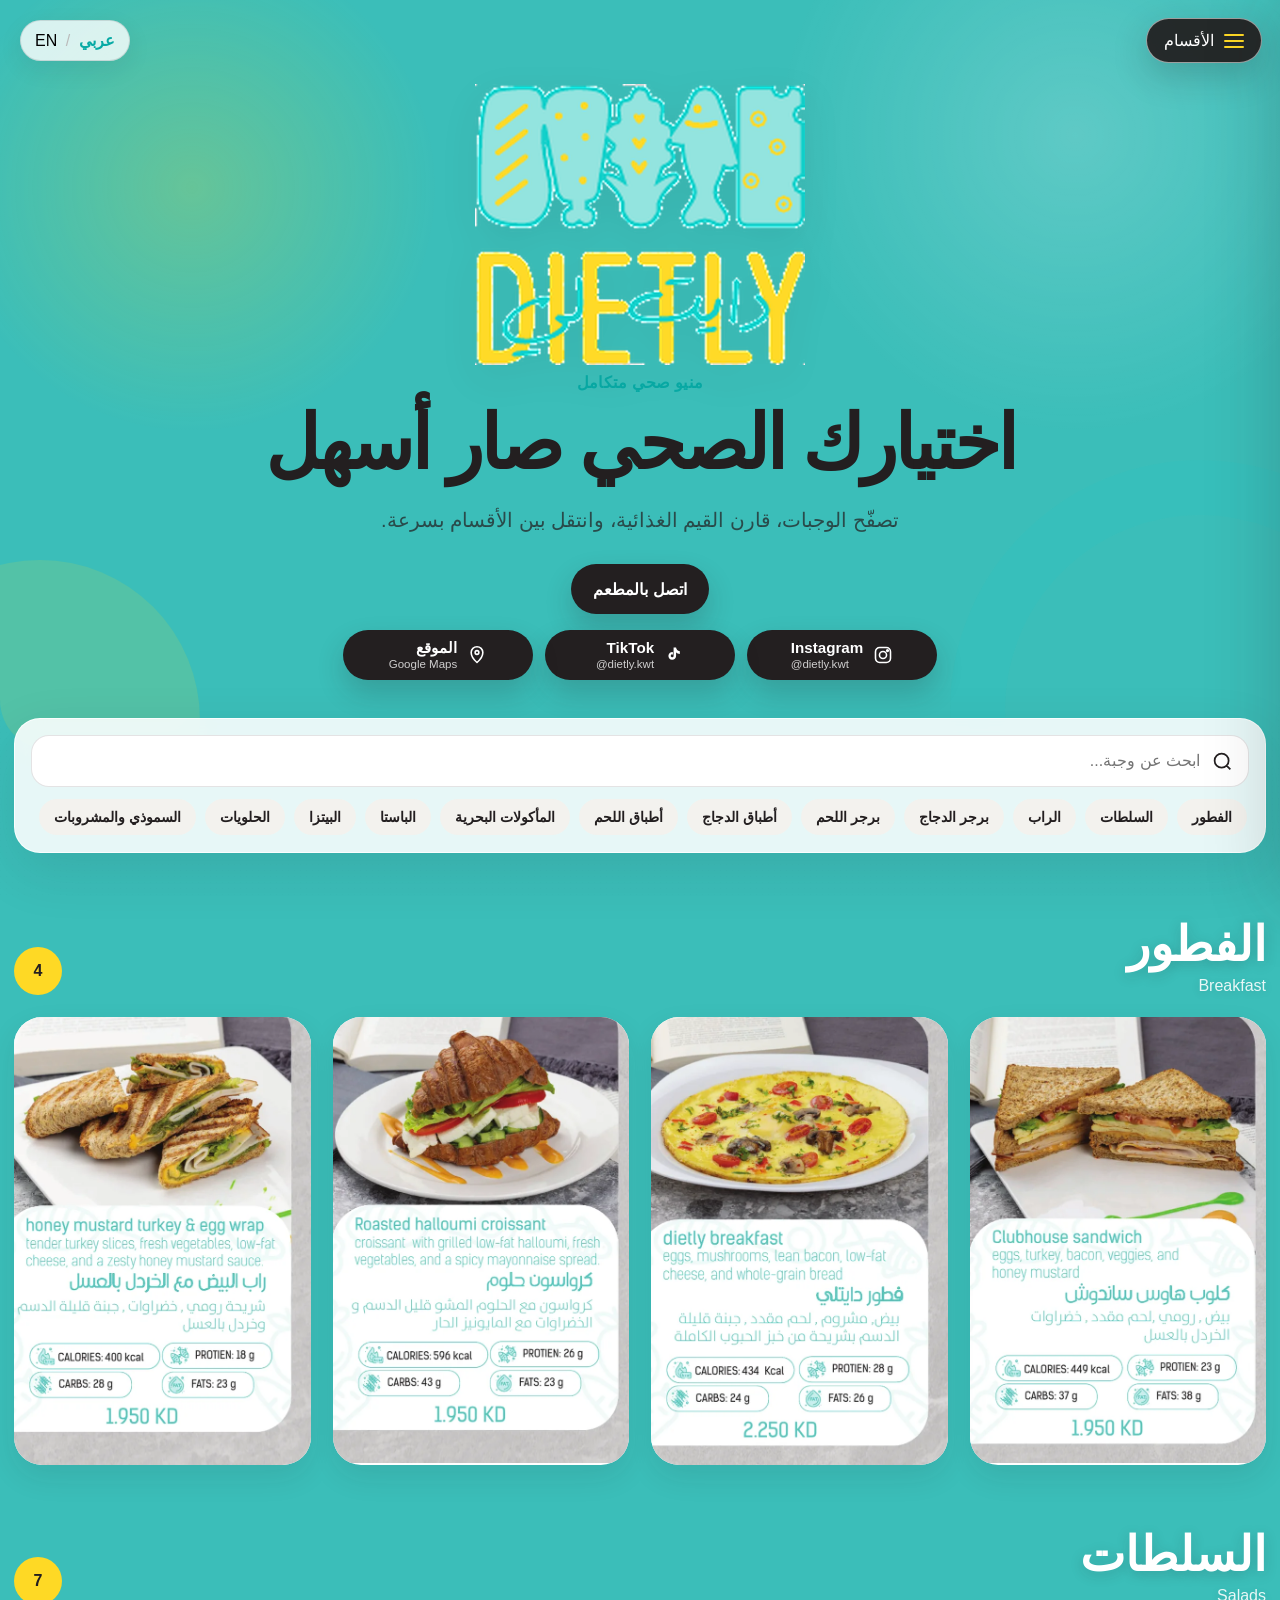
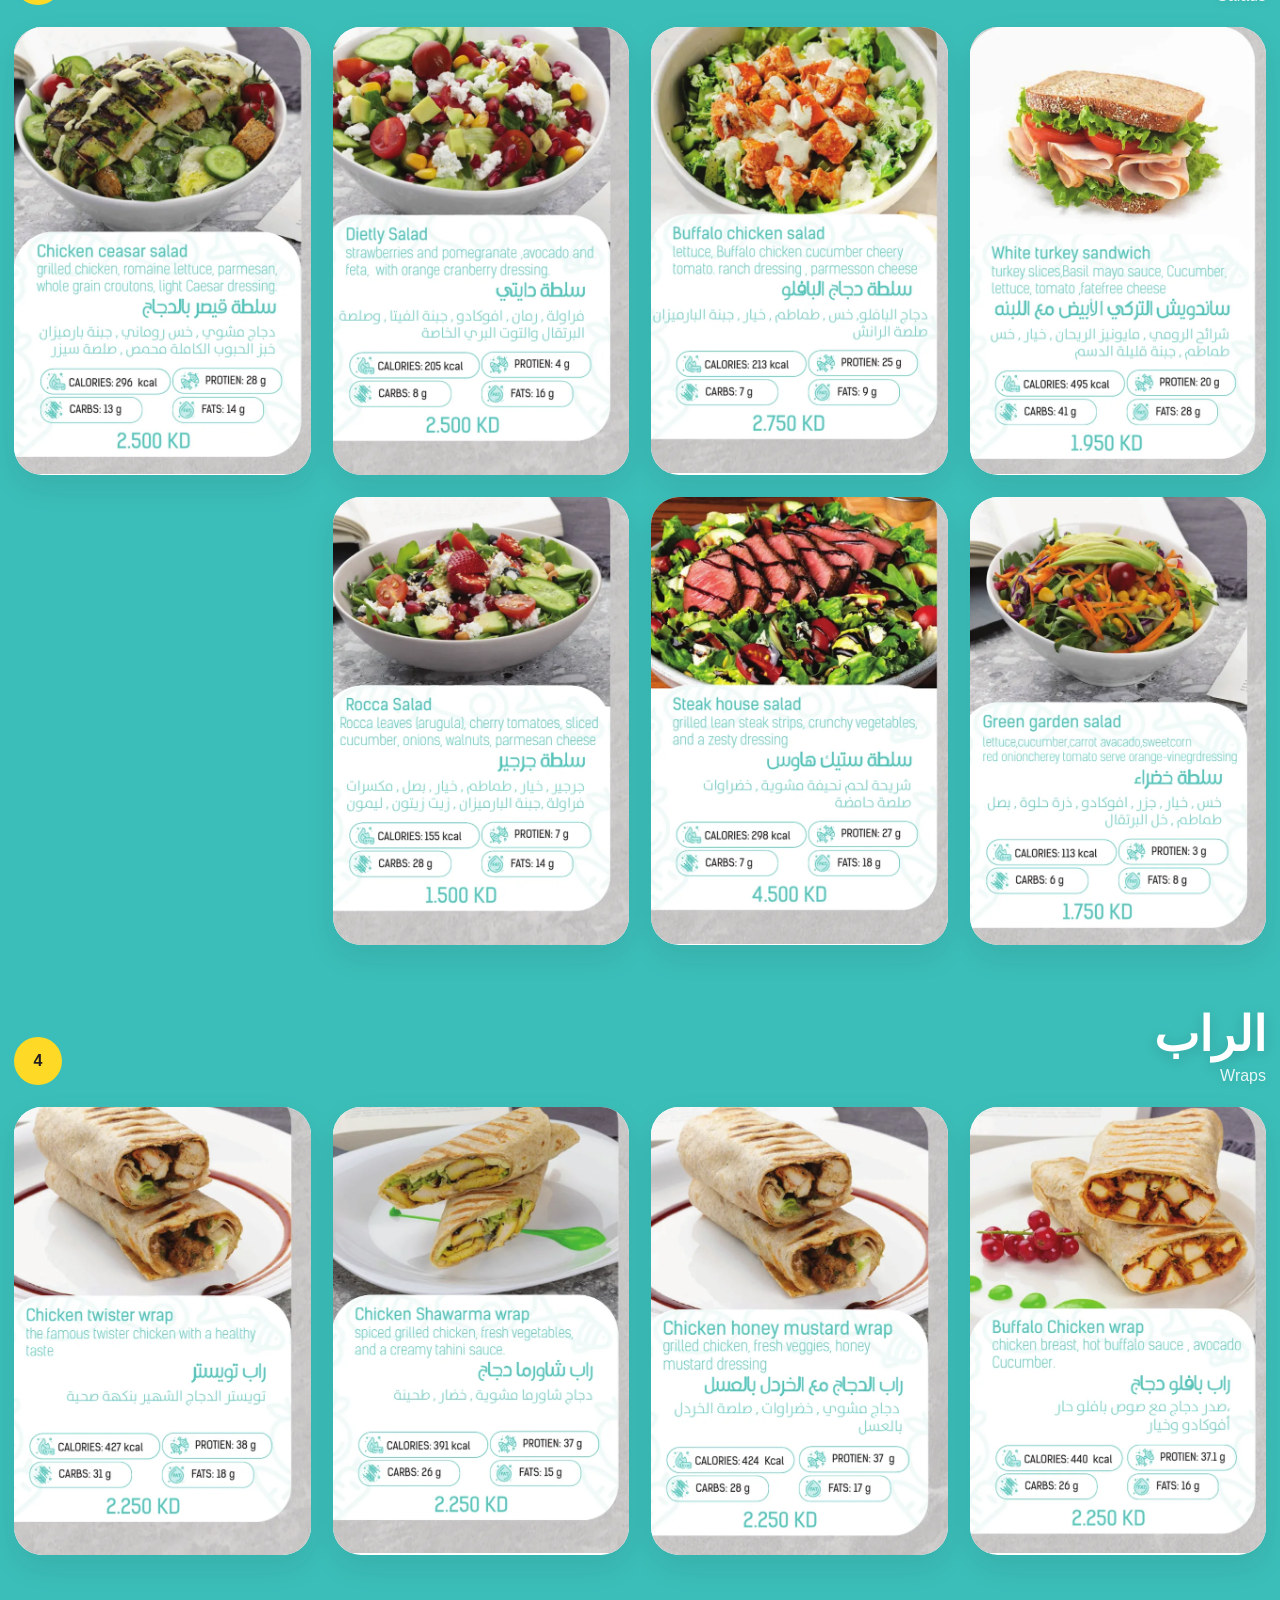
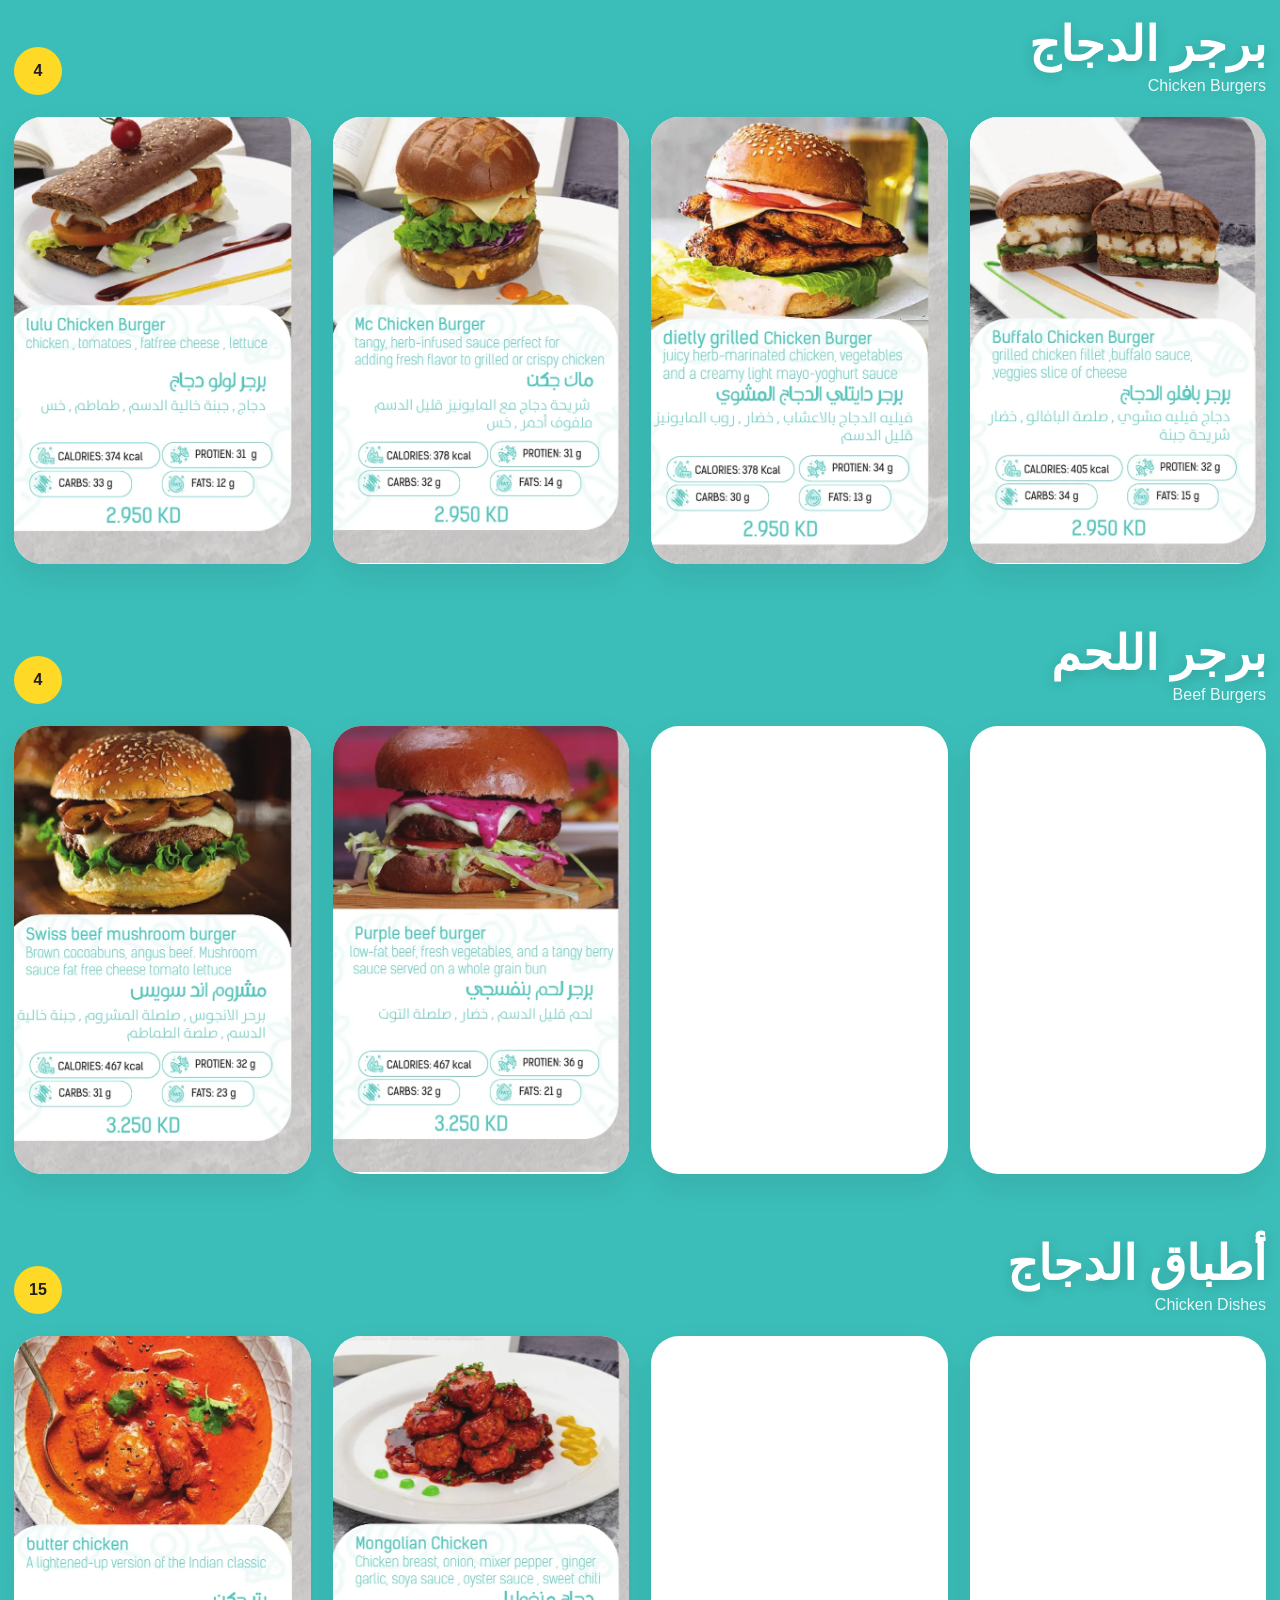
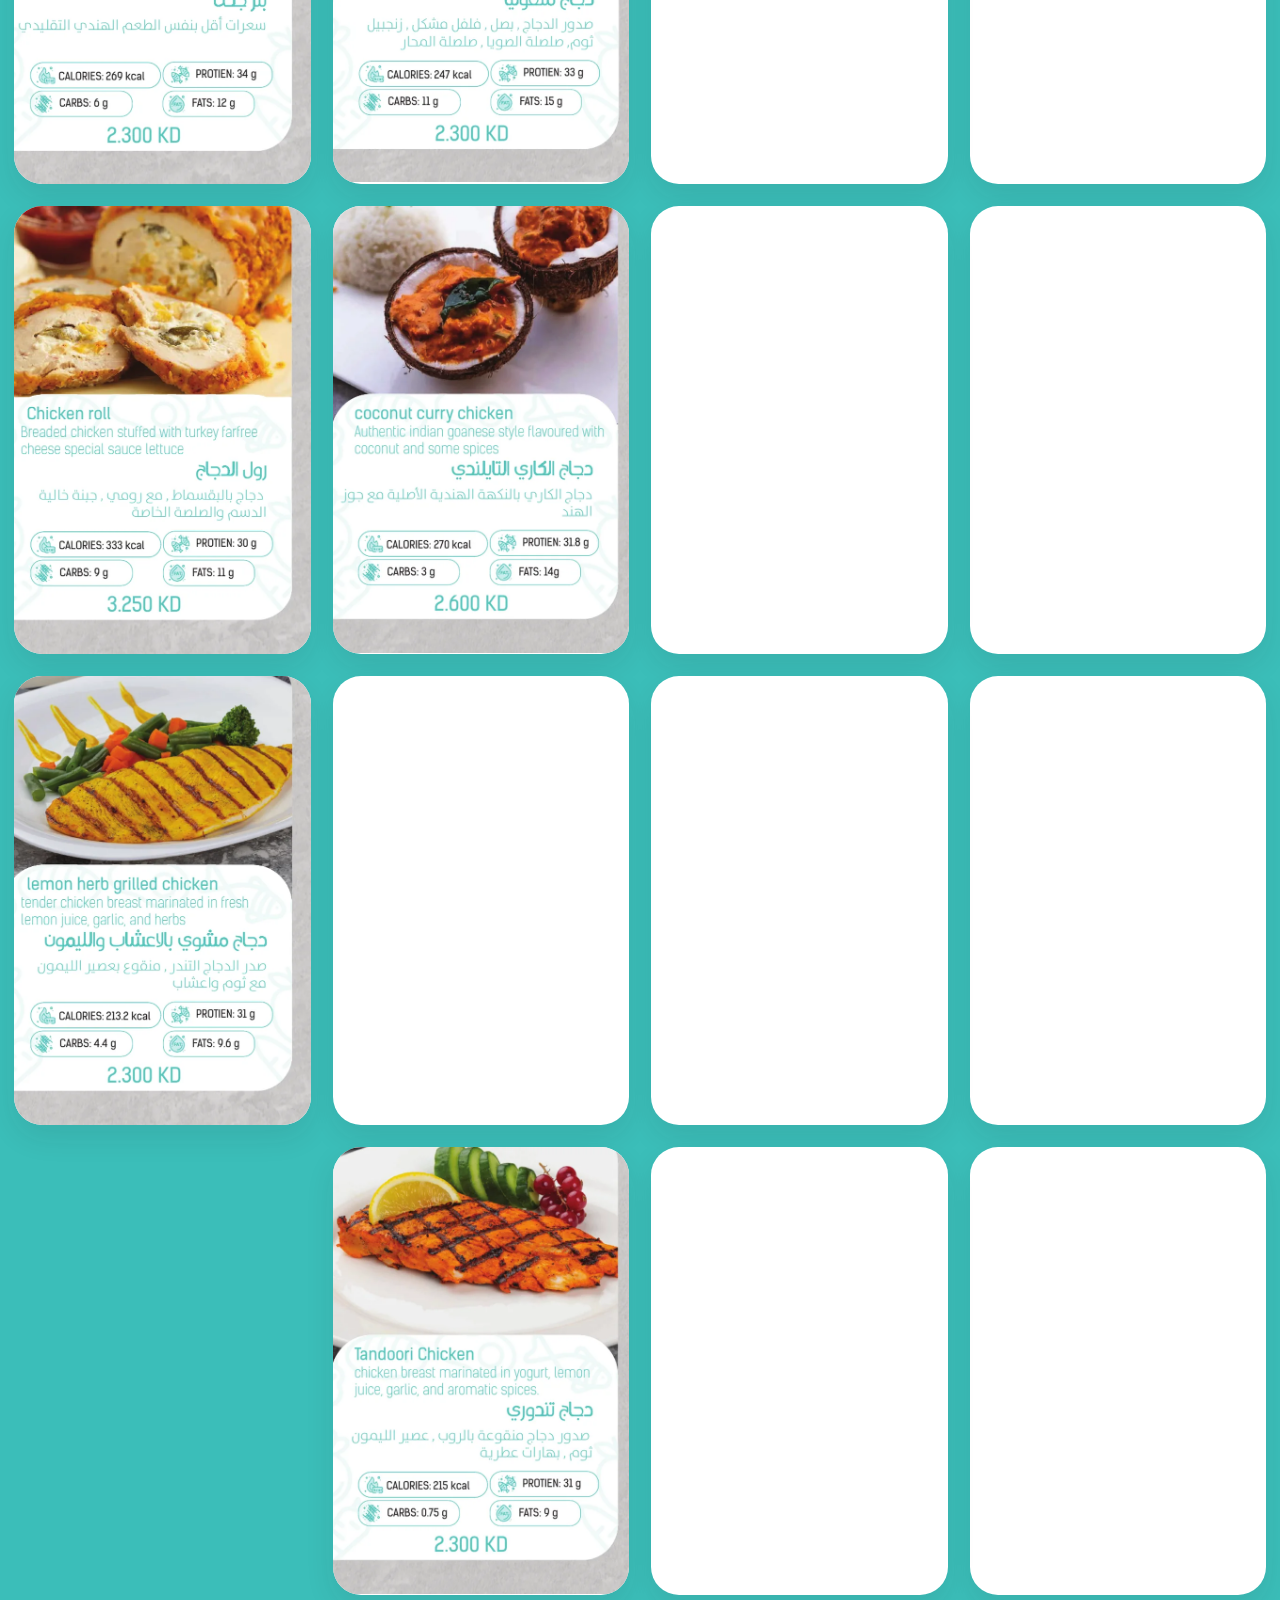
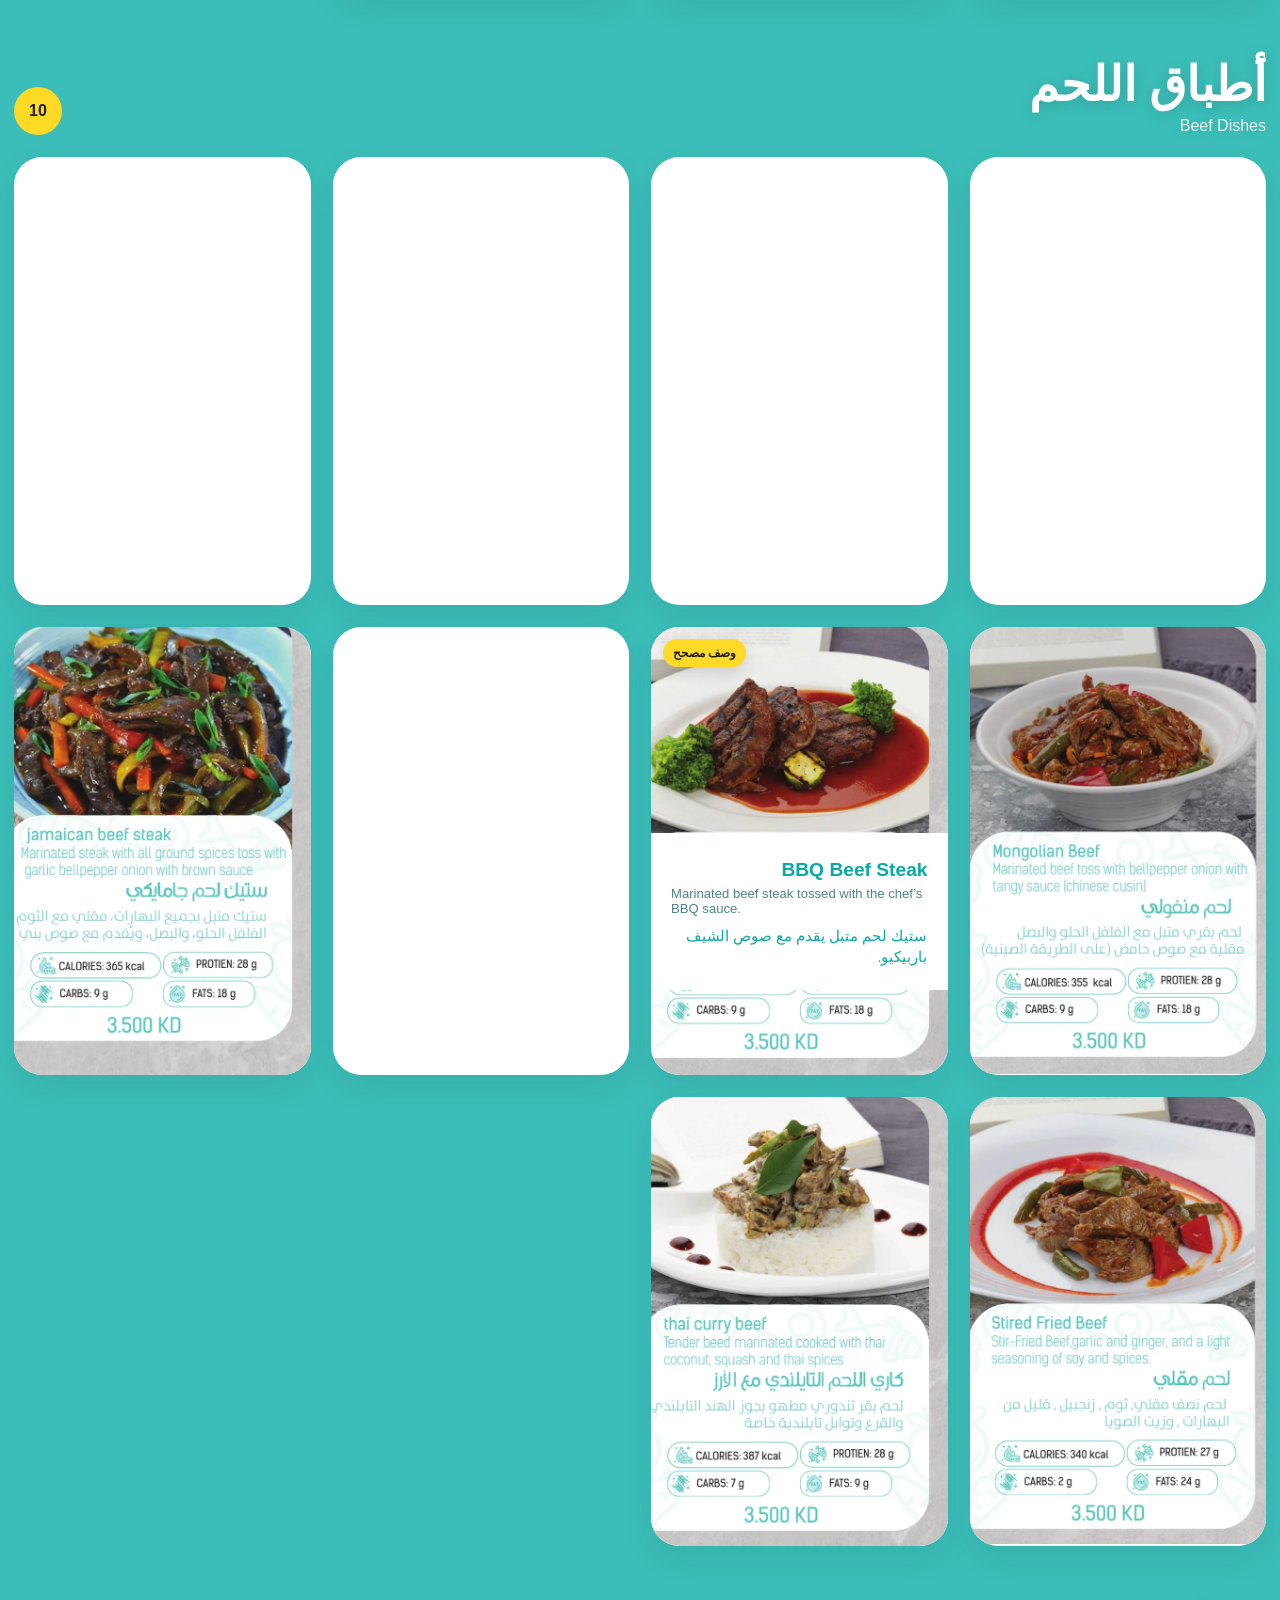
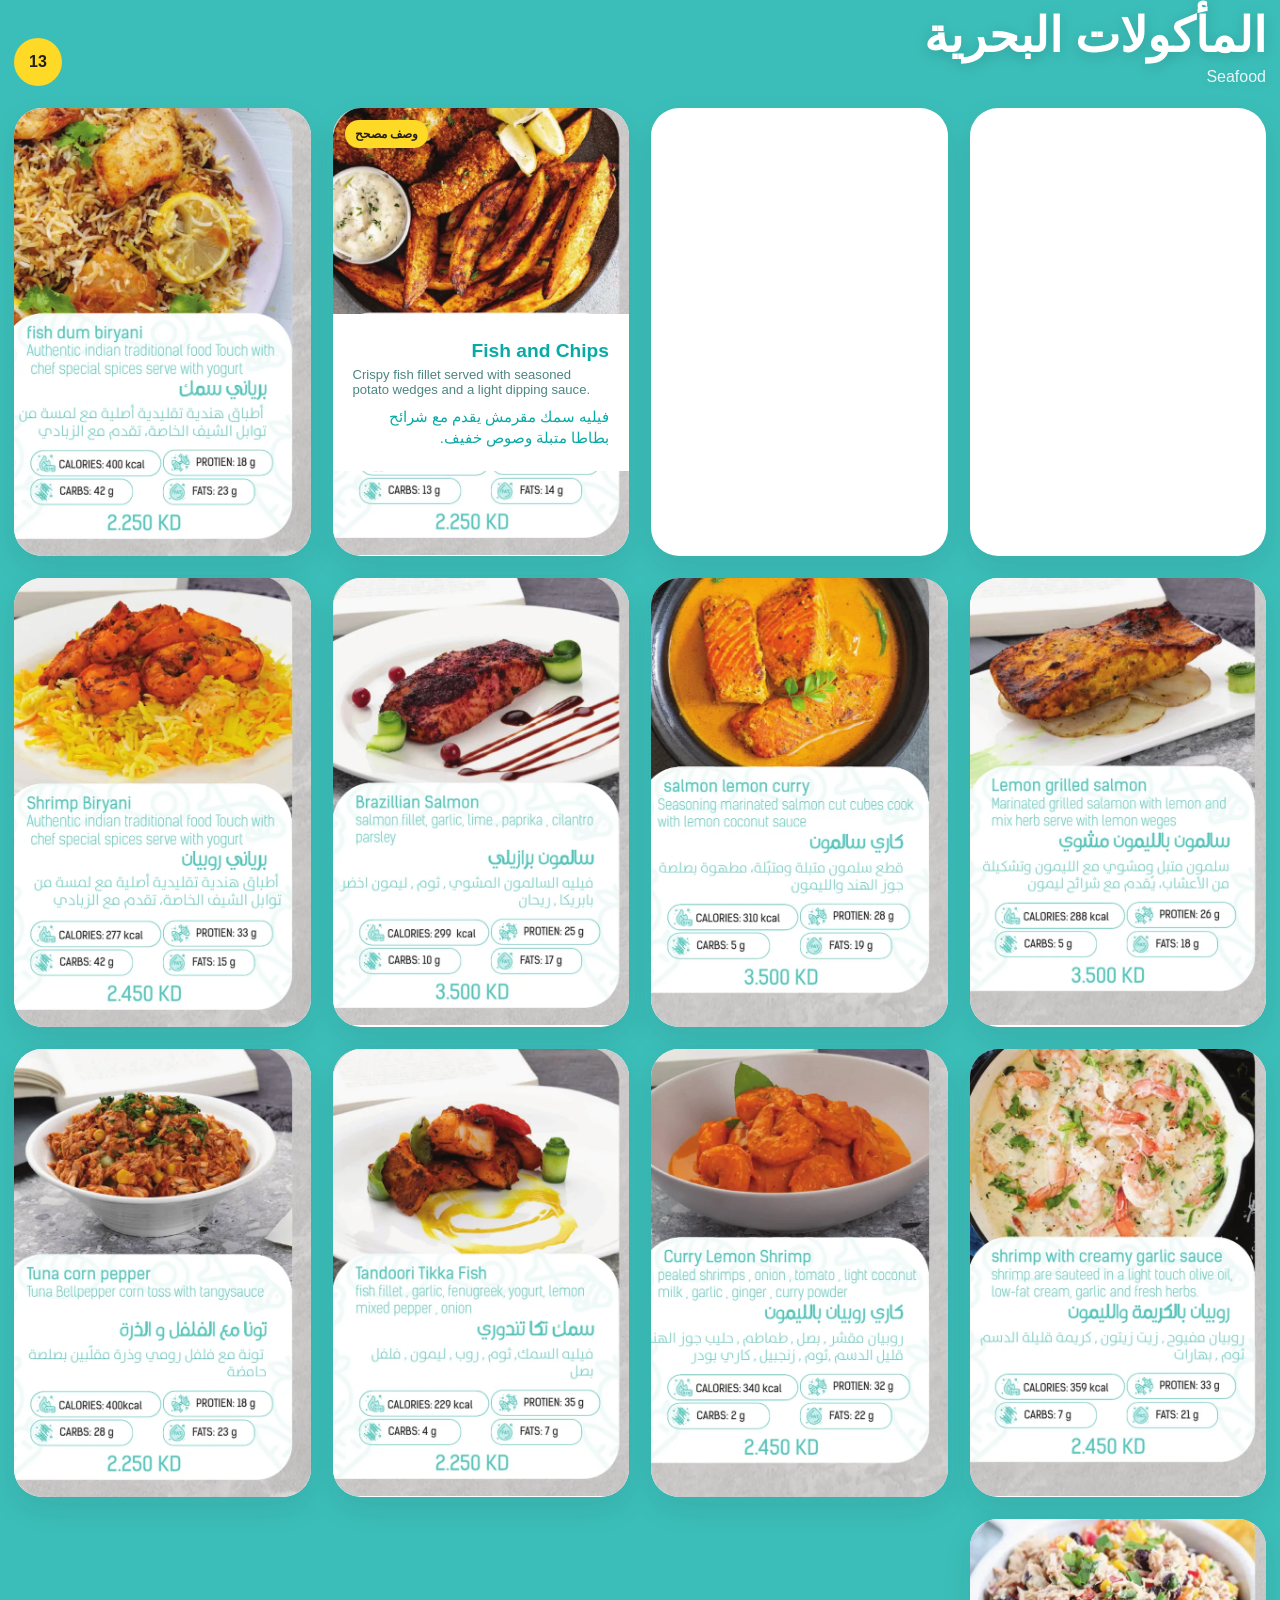
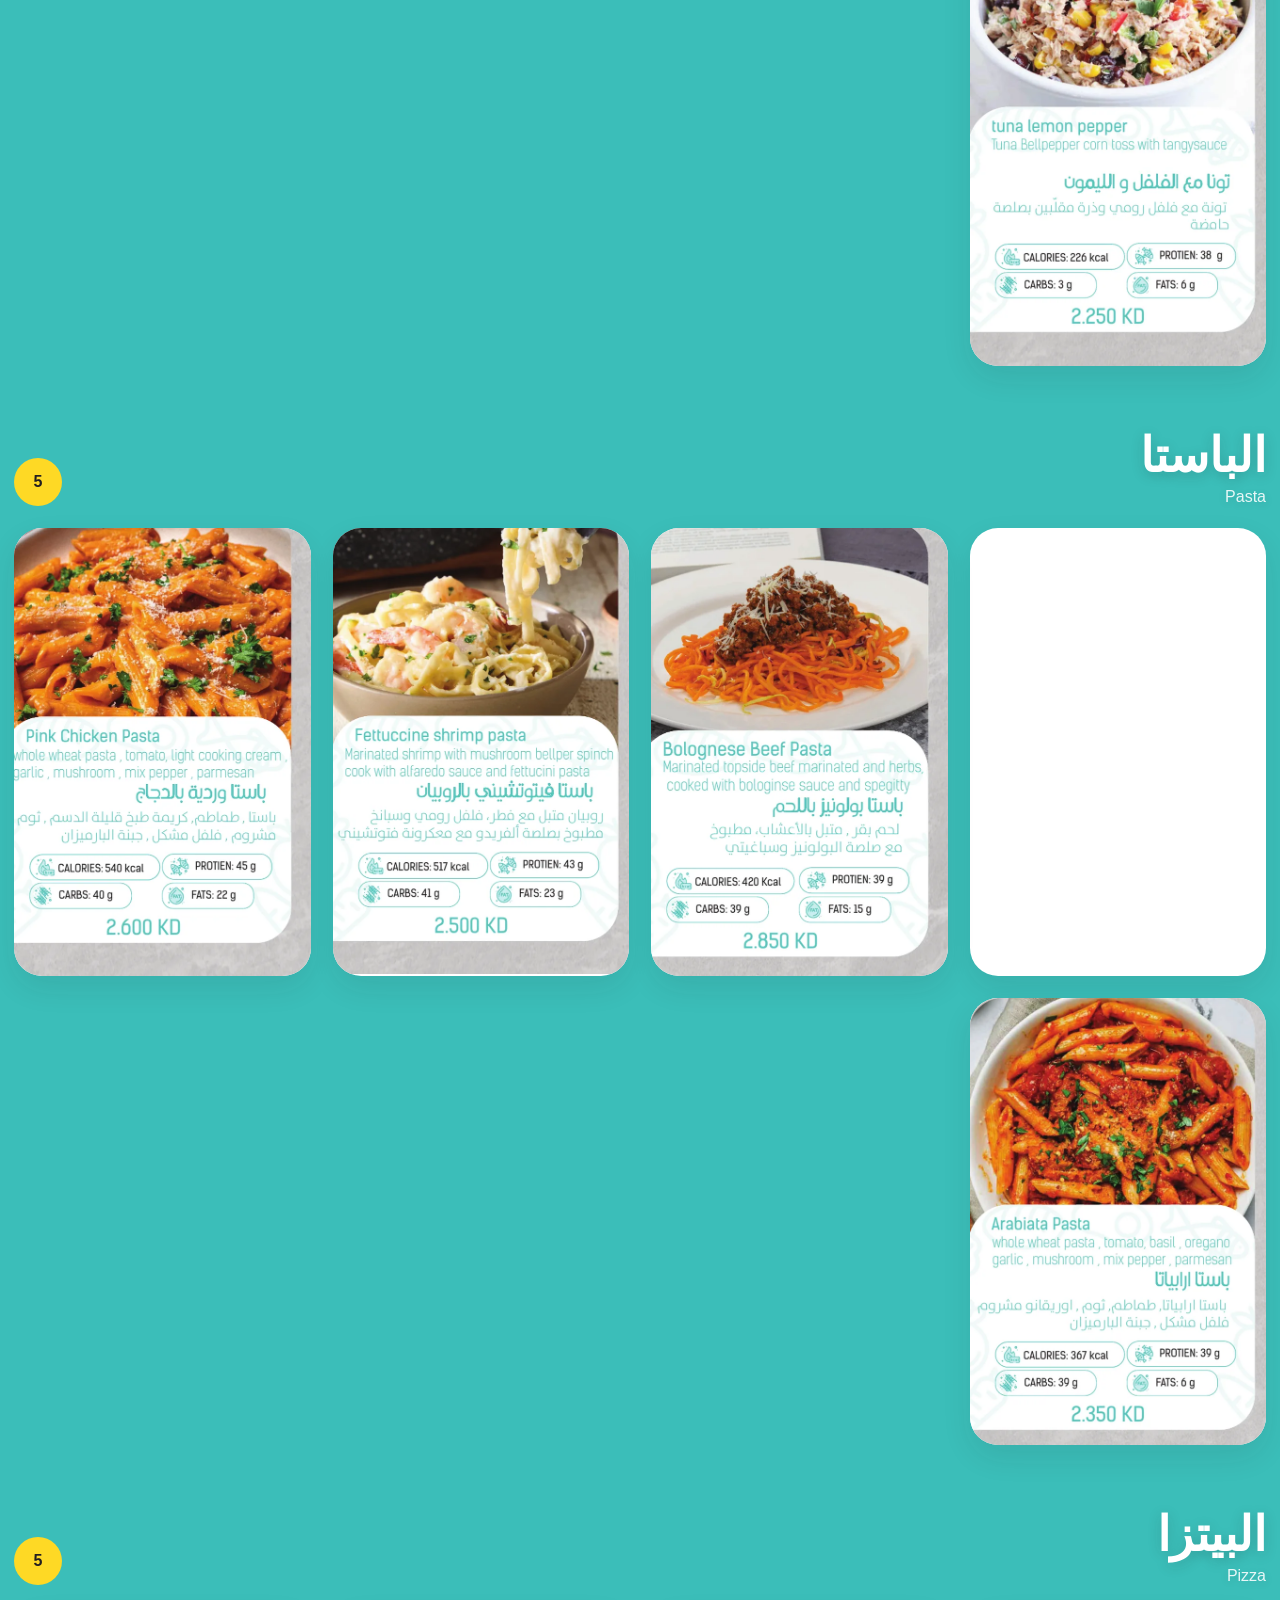
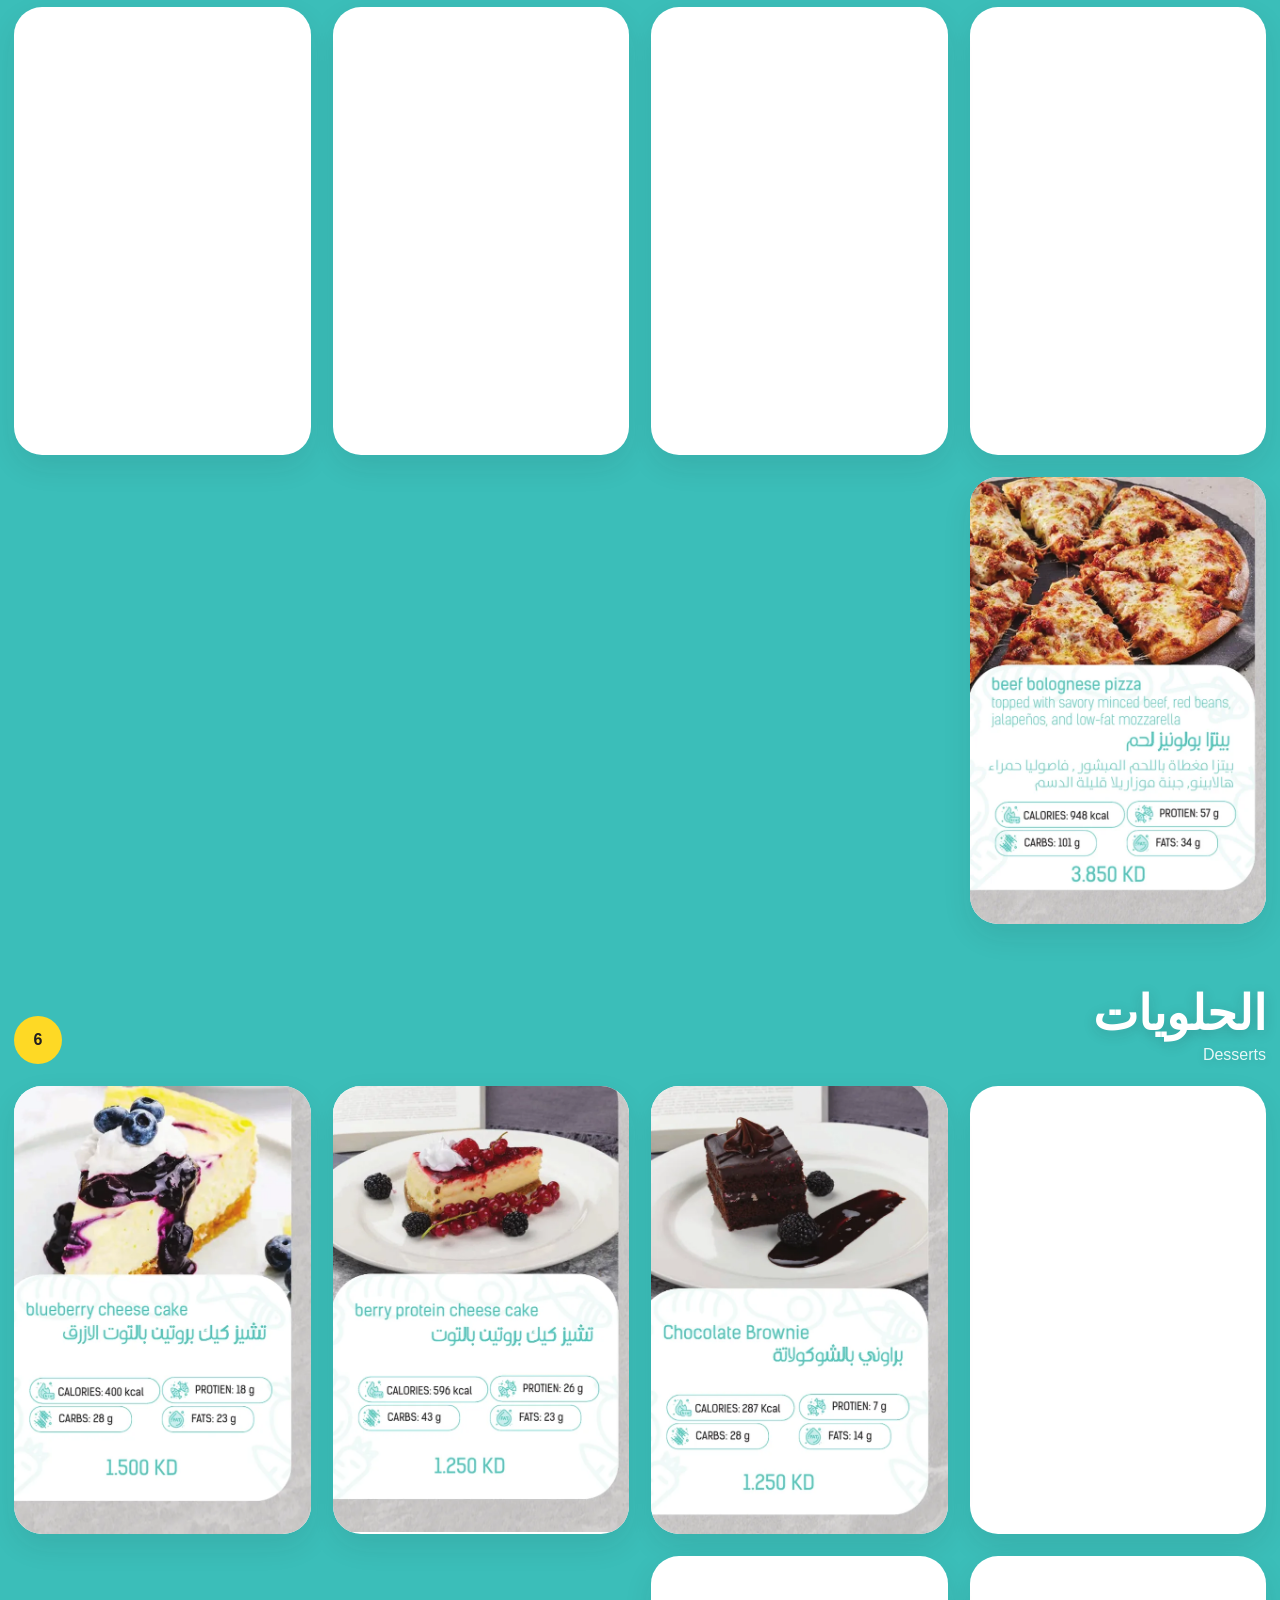
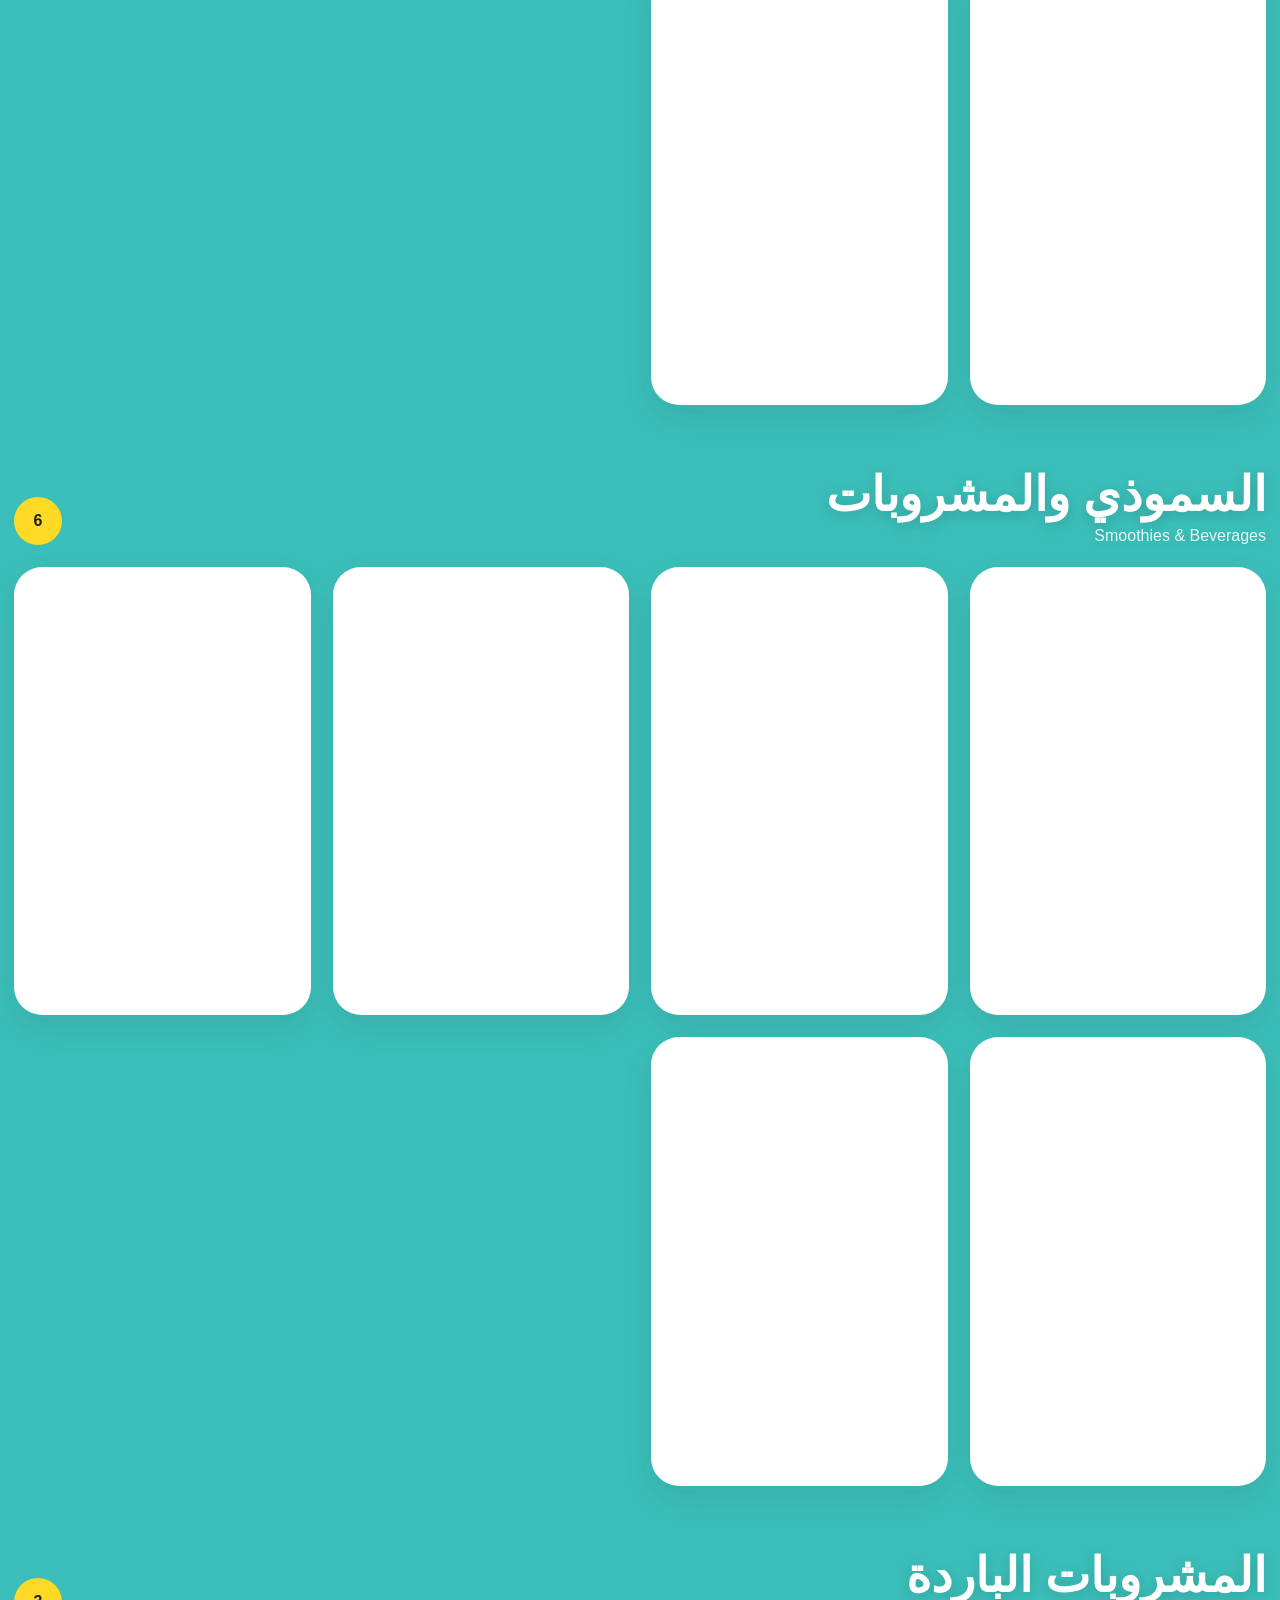
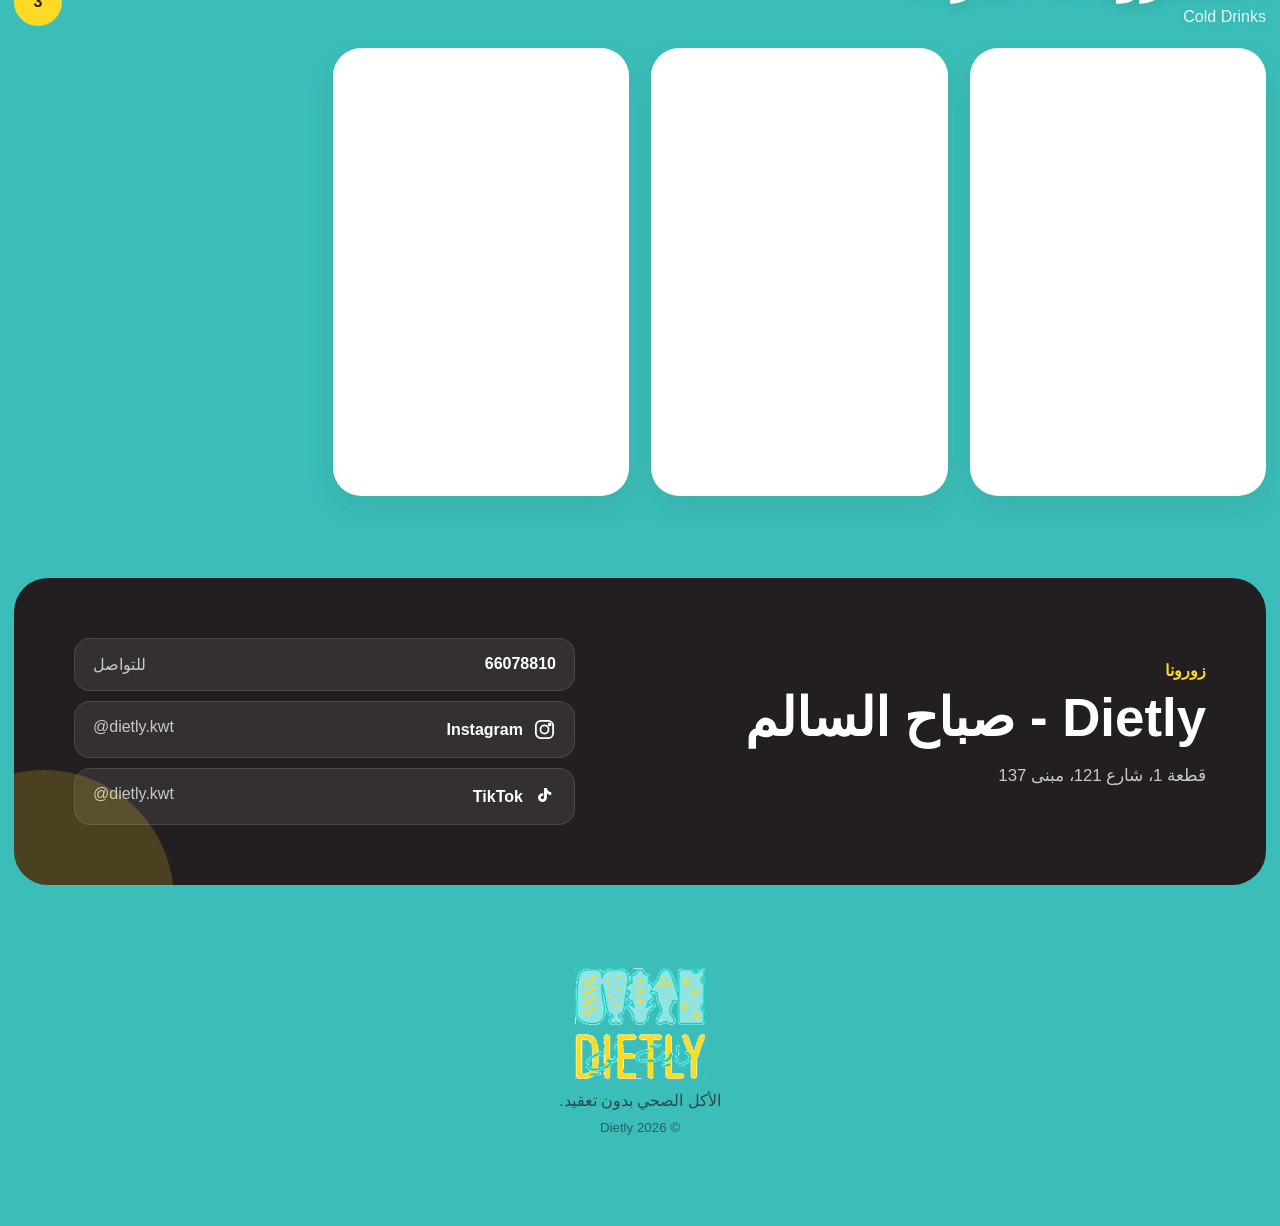
<file: index(7).html>
<!doctype html>
<html lang="ar" dir="rtl">
<head>
  <meta charset="utf-8" />
  <meta name="viewport" content="width=device-width, initial-scale=1, viewport-fit=cover" />
  <meta name="theme-color" content="#10cfc9" />
  <meta name="description" content="منيو دايتلي - وجبات صحية مع السعرات والبروتين والكارب والدهون" />
  <title>Dietly Menu | منيو دايتلي</title>
  <link rel="icon" href="assets/dietly-logo.png" />
  <link rel="stylesheet" href="styles.css" />
</head>
<body>
  <div class="paper-noise" aria-hidden="true"></div>

  <button class="menu-trigger" id="menuTrigger" aria-label="فتح أقسام المنيو" aria-expanded="false">
    <span class="menu-icon" aria-hidden="true"><i></i><i></i><i></i></span>
    <span data-ar="الأقسام" data-en="Sections">الأقسام</span>
  </button>

  <div class="drawer-backdrop" id="drawerBackdrop" hidden></div>
  <aside class="drawer" id="drawer" aria-hidden="true" aria-label="أقسام المنيو">
    <div class="drawer-head">
      <div>
        <strong data-ar="انتقل بسرعة" data-en="Quick navigation">انتقل بسرعة</strong>
        <small data-ar="اختر القسم المطلوب" data-en="Choose a menu section">اختر القسم المطلوب</small>
      </div>
      <button class="icon-button" id="closeDrawer" aria-label="إغلاق">×</button>
    </div>
    <nav id="drawerNav" class="drawer-nav"></nav>
    <div class="drawer-contact">
      <a class="drawer-social" href="https://www.instagram.com/dietly.kwt/" target="_blank" rel="noopener noreferrer" aria-label="Instagram @dietly.kwt">
        <span class="social-platform"><svg class="social-icon" viewBox="0 0 24 24" aria-hidden="true">
  <rect x="3" y="3" width="18" height="18" rx="5"></rect>
  <circle cx="12" cy="12" r="4.25"></circle>
  <circle cx="17.4" cy="6.7" r="1"></circle>
</svg><b>Instagram</b></span>
        <span dir="ltr">@dietly.kwt</span>
      </a>
      <a class="drawer-social" href="https://www.tiktok.com/@dietly.kwt" target="_blank" rel="noopener noreferrer" aria-label="TikTok @dietly.kwt">
        <span class="social-platform"><svg class="social-icon" viewBox="0 0 24 24" aria-hidden="true">
  <path d="M14.5 3v10.1a4.6 4.6 0 1 1-3.8-4.53v3.05a1.7 1.7 0 1 0 .8 1.48V3h3c.3 2.2 1.62 3.92 4.5 4.62v3.05c-1.8-.2-3.35-.93-4.5-2.03"></path>
</svg><b>TikTok</b></span>
        <span dir="ltr">@dietly.kwt</span>
      </a>
    </div>
  </aside>

  <header class="site-header">
    <div class="header-actions">
      <button class="lang-toggle" id="langToggle" aria-label="Change language">
        <span class="lang-ar active">عربي</span>
        <span class="divider">/</span>
        <span class="lang-en">EN</span>
      </button>
    </div>
    <img class="brand-logo" src="assets/dietly-logo.png" alt="Dietly" width="420" height="300" />
    <p class="eyebrow" data-ar="منيو صحي متكامل" data-en="A complete healthy menu">منيو صحي متكامل</p>
    <h1 data-ar="اختيارك الصحي صار أسهل" data-en="Healthy choices made easier">اختيارك الصحي صار أسهل</h1>
    <p class="hero-copy" data-ar="تصفّح الوجبات، قارن القيم الغذائية، وانتقل بين الأقسام بسرعة." data-en="Browse meals, compare nutrition values, and jump between sections instantly.">
      تصفّح الوجبات، قارن القيم الغذائية، وانتقل بين الأقسام بسرعة.
    </p>
    <div class="hero-buttons">
      <a class="primary-button" href="tel:+96566078810" data-ar="اتصل بالمطعم" data-en="Call restaurant">اتصل بالمطعم</a>
    </div>
    <div class="hero-socials" aria-label="Dietly contact and social links">
      <a class="hero-social-link instagram-link" href="https://www.instagram.com/dietly.kwt/" target="_blank" rel="noopener noreferrer" aria-label="Instagram @dietly.kwt">
        <svg class="social-icon" viewBox="0 0 24 24" aria-hidden="true">
  <rect x="3" y="3" width="18" height="18" rx="5"></rect>
  <circle cx="12" cy="12" r="4.25"></circle>
  <circle cx="17.4" cy="6.7" r="1"></circle>
</svg>
        <span><b>Instagram</b><small dir="ltr">@dietly.kwt</small></span>
      </a>
      <a class="hero-social-link tiktok-link" href="https://www.tiktok.com/@dietly.kwt" target="_blank" rel="noopener noreferrer" aria-label="TikTok @dietly.kwt">
        <svg class="social-icon" viewBox="0 0 24 24" aria-hidden="true">
  <path d="M14.5 3v10.1a4.6 4.6 0 1 1-3.8-4.53v3.05a1.7 1.7 0 1 0 .8 1.48V3h3c.3 2.2 1.62 3.92 4.5 4.62v3.05c-1.8-.2-3.35-.93-4.5-2.03"></path>
</svg>
        <span><b>TikTok</b><small dir="ltr">@dietly.kwt</small></span>
      </a>
      <a class="hero-social-link maps-link" href="https://maps.app.goo.gl/hWDn211Lzzs8EEQK6?g_st=ic" target="_blank" rel="noopener noreferrer" aria-label="Open Dietly location on Google Maps">
        <svg class="social-icon" viewBox="0 0 24 24" aria-hidden="true">
          <path d="M12 21s7-6.05 7-12a7 7 0 1 0-14 0c0 5.95 7 12 7 12Z"></path>
          <circle cx="12" cy="9" r="2.25"></circle>
        </svg>
        <span>
          <b data-ar="الموقع" data-en="Location">الموقع</b>
          <small>Google Maps</small>
        </span>
      </a>
    </div>
  </header>

  <main>
    <section class="menu-tools" aria-label="أدوات المنيو">
      <label class="search-box">
        <svg viewBox="0 0 24 24" aria-hidden="true"><path d="m21 21-4.35-4.35m2.35-5.65a8 8 0 1 1-16 0 8 8 0 0 1 16 0Z"/></svg>
        <input id="searchInput" type="search" autocomplete="off" placeholder="ابحث عن وجبة..." aria-label="ابحث عن وجبة" />
        <button id="clearSearch" type="button" aria-label="مسح البحث" hidden>×</button>
      </label>
      <div class="quick-chips" id="quickChips" aria-label="الأقسام"></div>
    </section>

    <div class="search-status" id="searchStatus" hidden></div>
    <div id="menuRoot"></div>

    <section class="visit-card" id="contact">
      <div class="visit-copy">
        <span class="mini-label" data-ar="زورونا" data-en="Visit us">زورونا</span>
        <h2 data-ar="Dietly - صباح السالم" data-en="Dietly - Sabah Al-Salem">Dietly - صباح السالم</h2>
        <p data-ar="قطعة 1، شارع 121، مبنى 137" data-en="Block 1, Street 121, Building 137">قطعة 1، شارع 121، مبنى 137</p>
      </div>
      <div class="visit-links">
        <a href="tel:+96566078810"><b>66078810</b><span data-ar="للتواصل" data-en="Contact">للتواصل</span></a>
        <a class="social-link instagram-link" href="https://www.instagram.com/dietly.kwt/" target="_blank" rel="noopener noreferrer" aria-label="Open Dietly on Instagram">
          <span class="social-platform"><svg class="social-icon" viewBox="0 0 24 24" aria-hidden="true">
  <rect x="3" y="3" width="18" height="18" rx="5"></rect>
  <circle cx="12" cy="12" r="4.25"></circle>
  <circle cx="17.4" cy="6.7" r="1"></circle>
</svg><b>Instagram</b></span>
          <span dir="ltr">@dietly.kwt</span>
        </a>
        <a class="social-link tiktok-link" href="https://www.tiktok.com/@dietly.kwt" target="_blank" rel="noopener noreferrer" aria-label="Open Dietly on TikTok">
          <span class="social-platform"><svg class="social-icon" viewBox="0 0 24 24" aria-hidden="true">
  <path d="M14.5 3v10.1a4.6 4.6 0 1 1-3.8-4.53v3.05a1.7 1.7 0 1 0 .8 1.48V3h3c.3 2.2 1.62 3.92 4.5 4.62v3.05c-1.8-.2-3.35-.93-4.5-2.03"></path>
</svg><b>TikTok</b></span>
          <span dir="ltr">@dietly.kwt</span>
        </a>
      </div>
    </section>
  </main>

  <footer>
    <img src="assets/dietly-logo.png" alt="Dietly" />
    <p data-ar="الأكل الصحي بدون تعقيد." data-en="Healthy food without the complication.">الأكل الصحي بدون تعقيد.</p>
    <small>© 2026 Dietly</small>
  </footer>

  <button class="to-top" id="toTop" aria-label="العودة للأعلى">↑</button>
  <script src="app.js"></script>
</body>
</html>
</file>
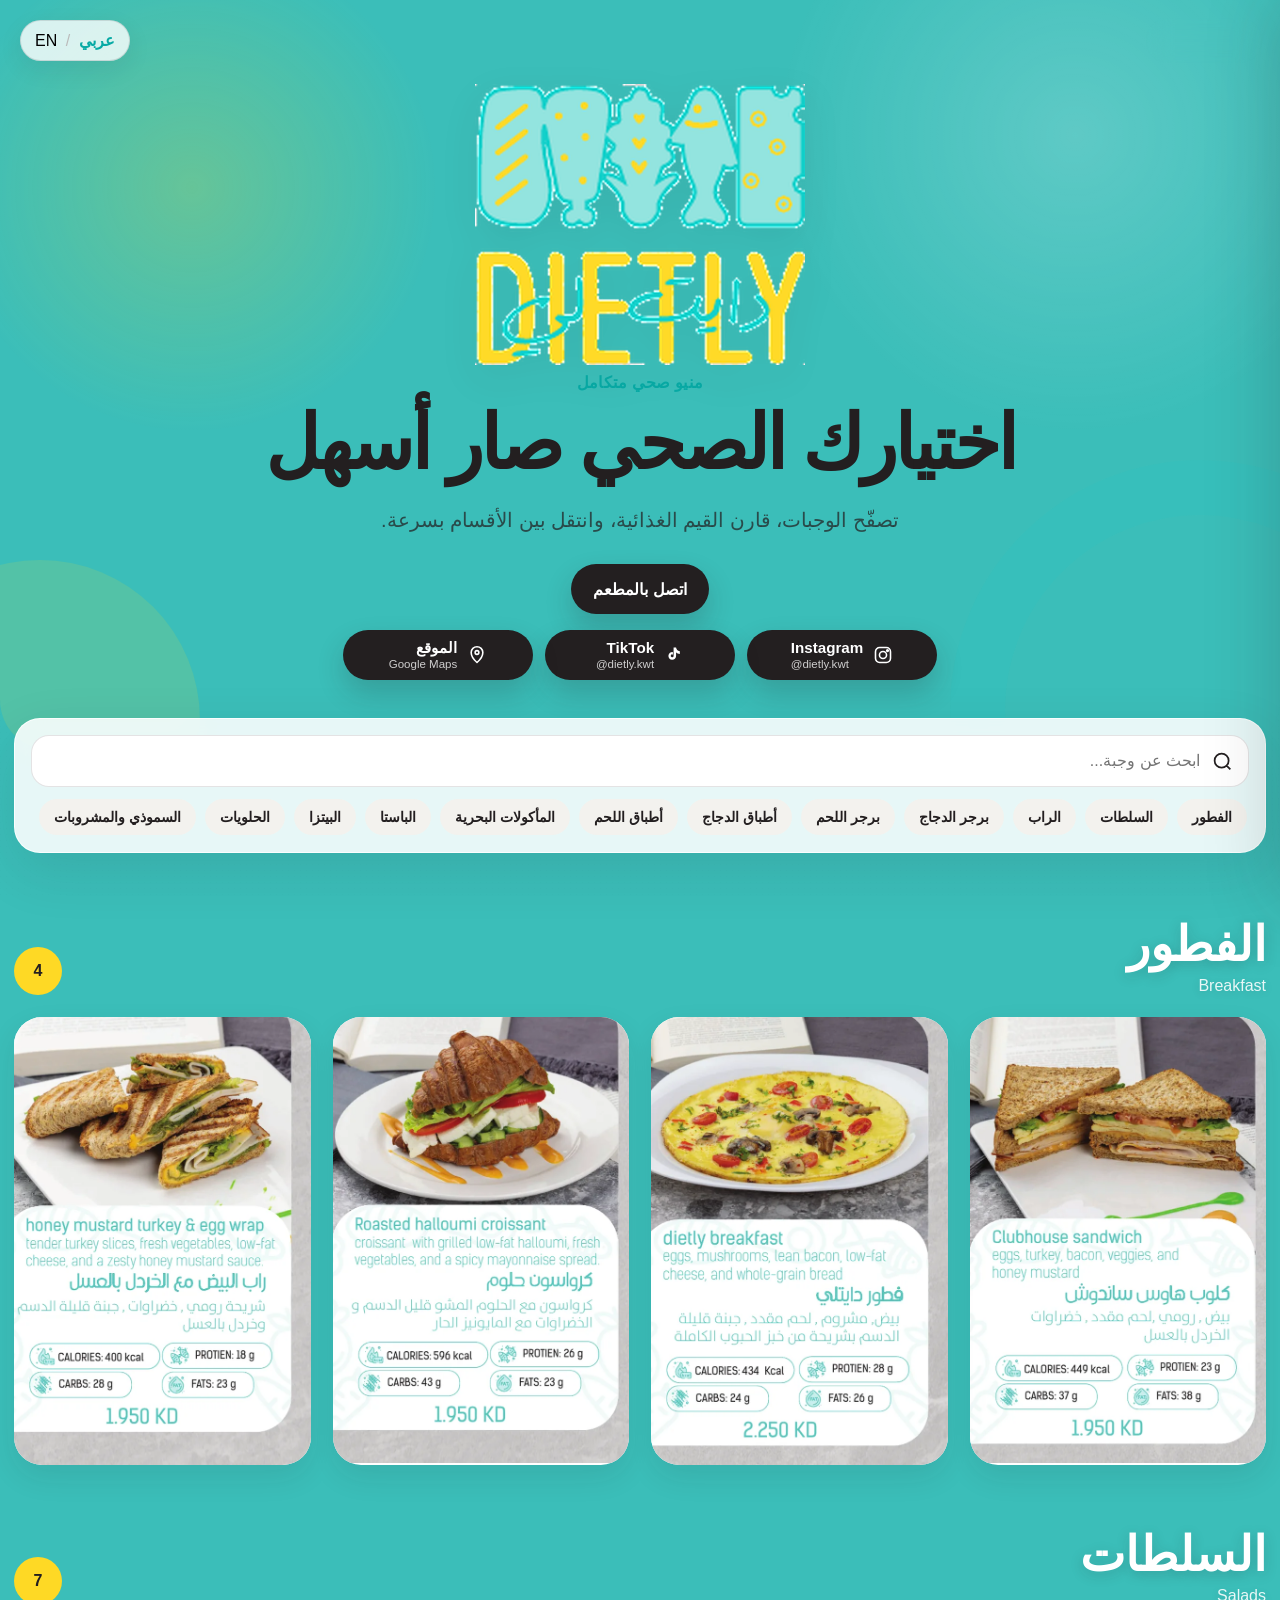
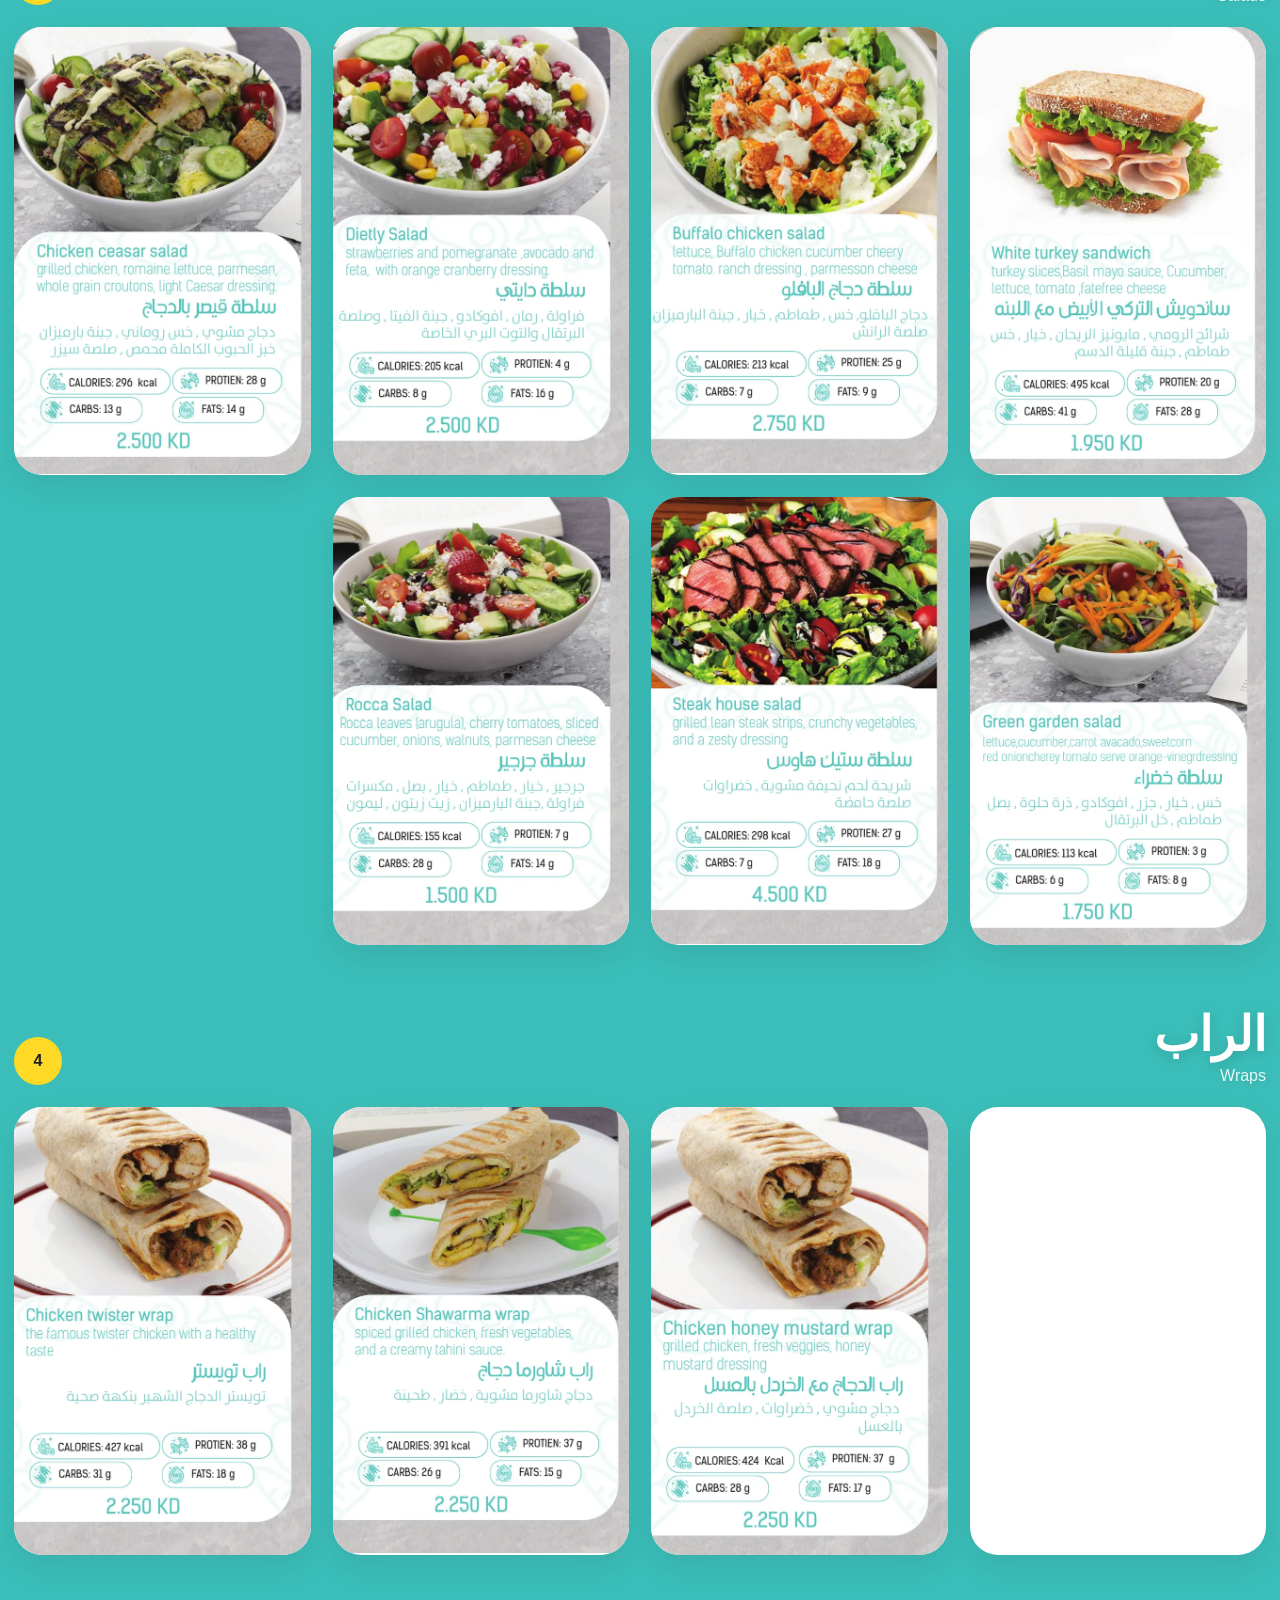
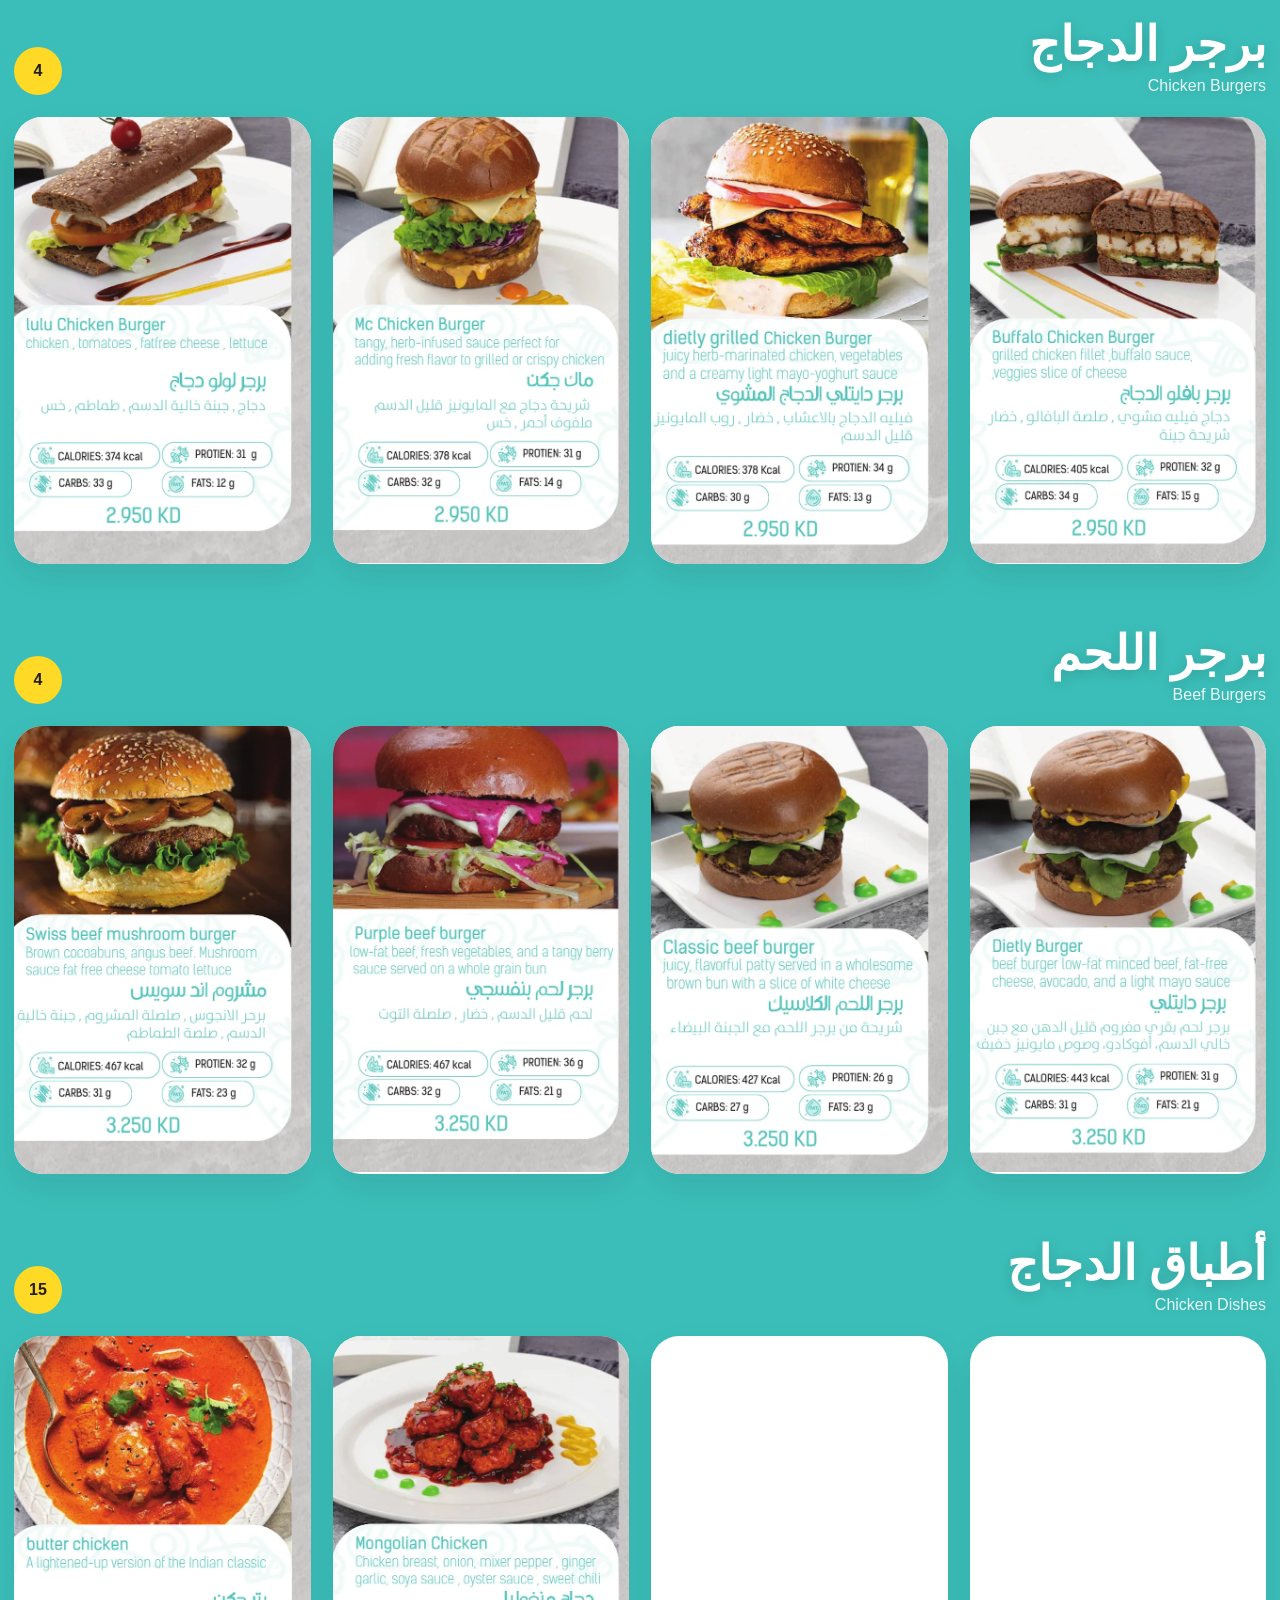
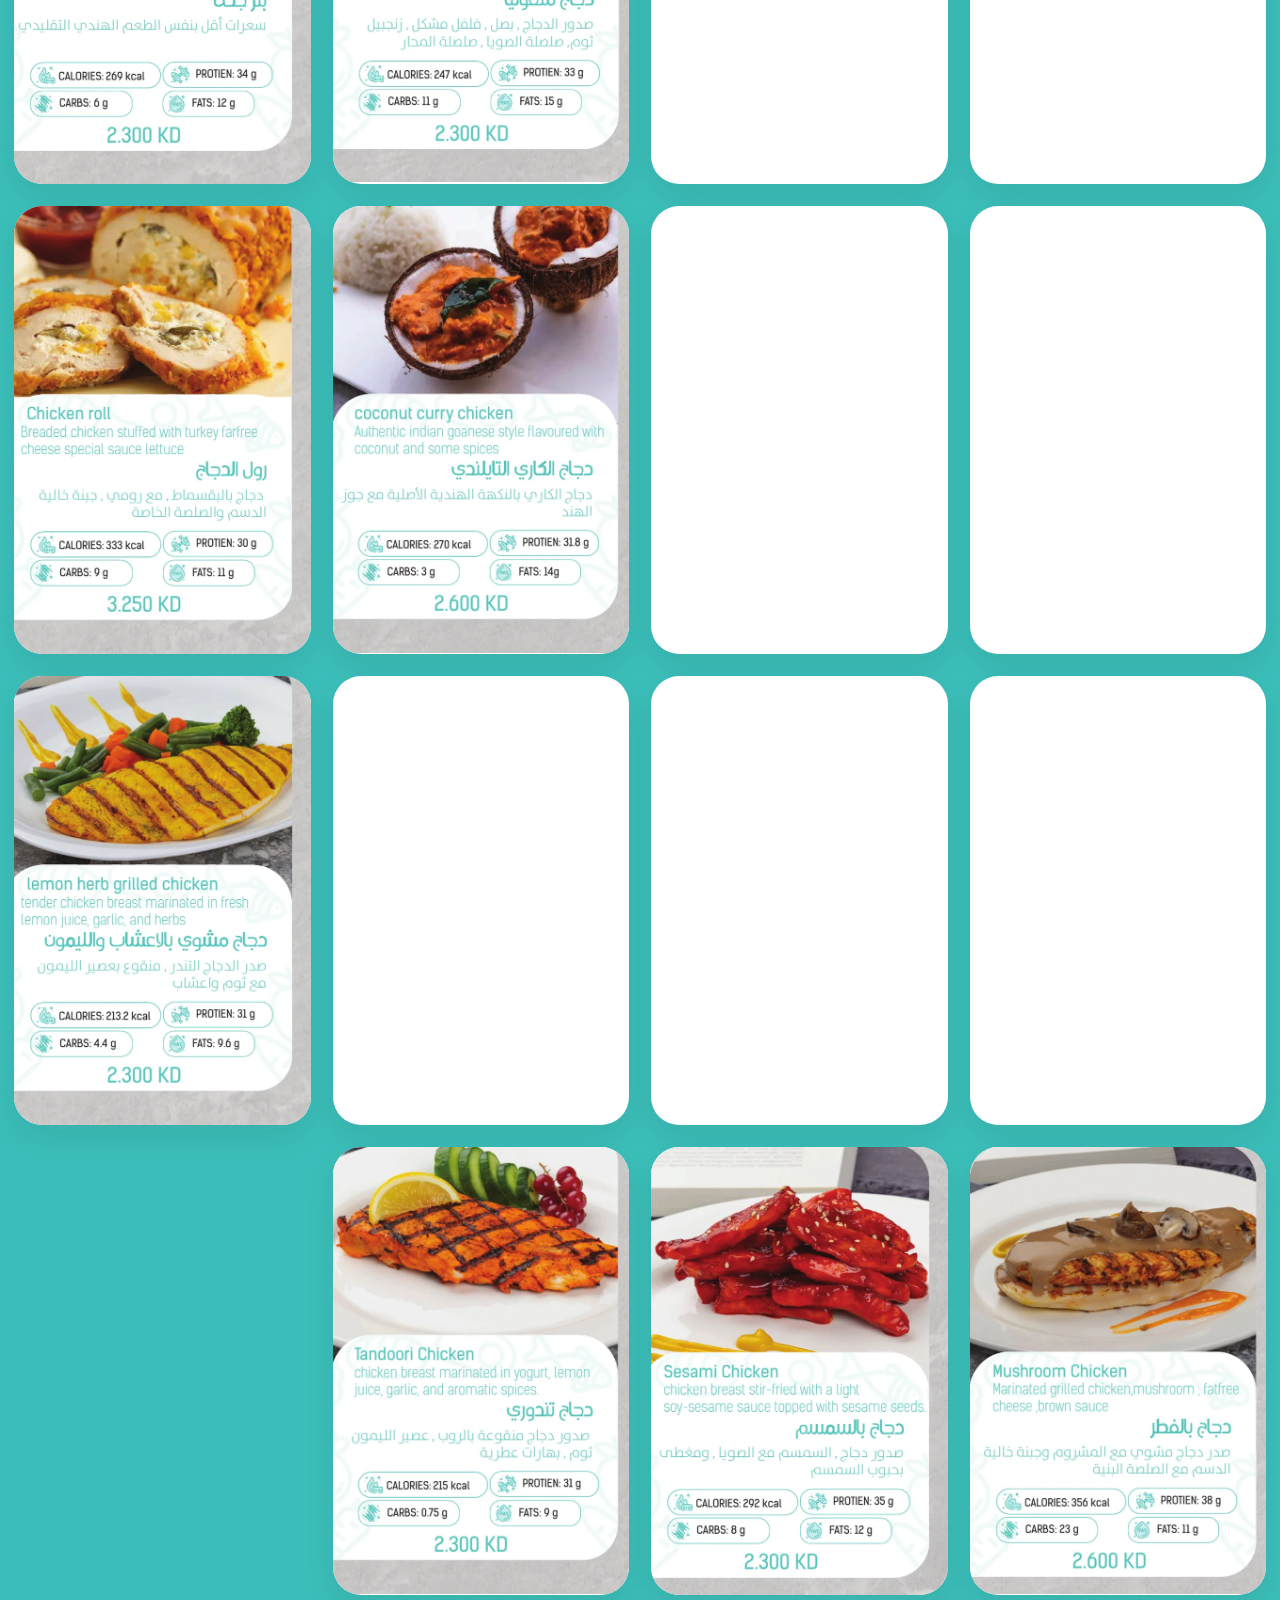
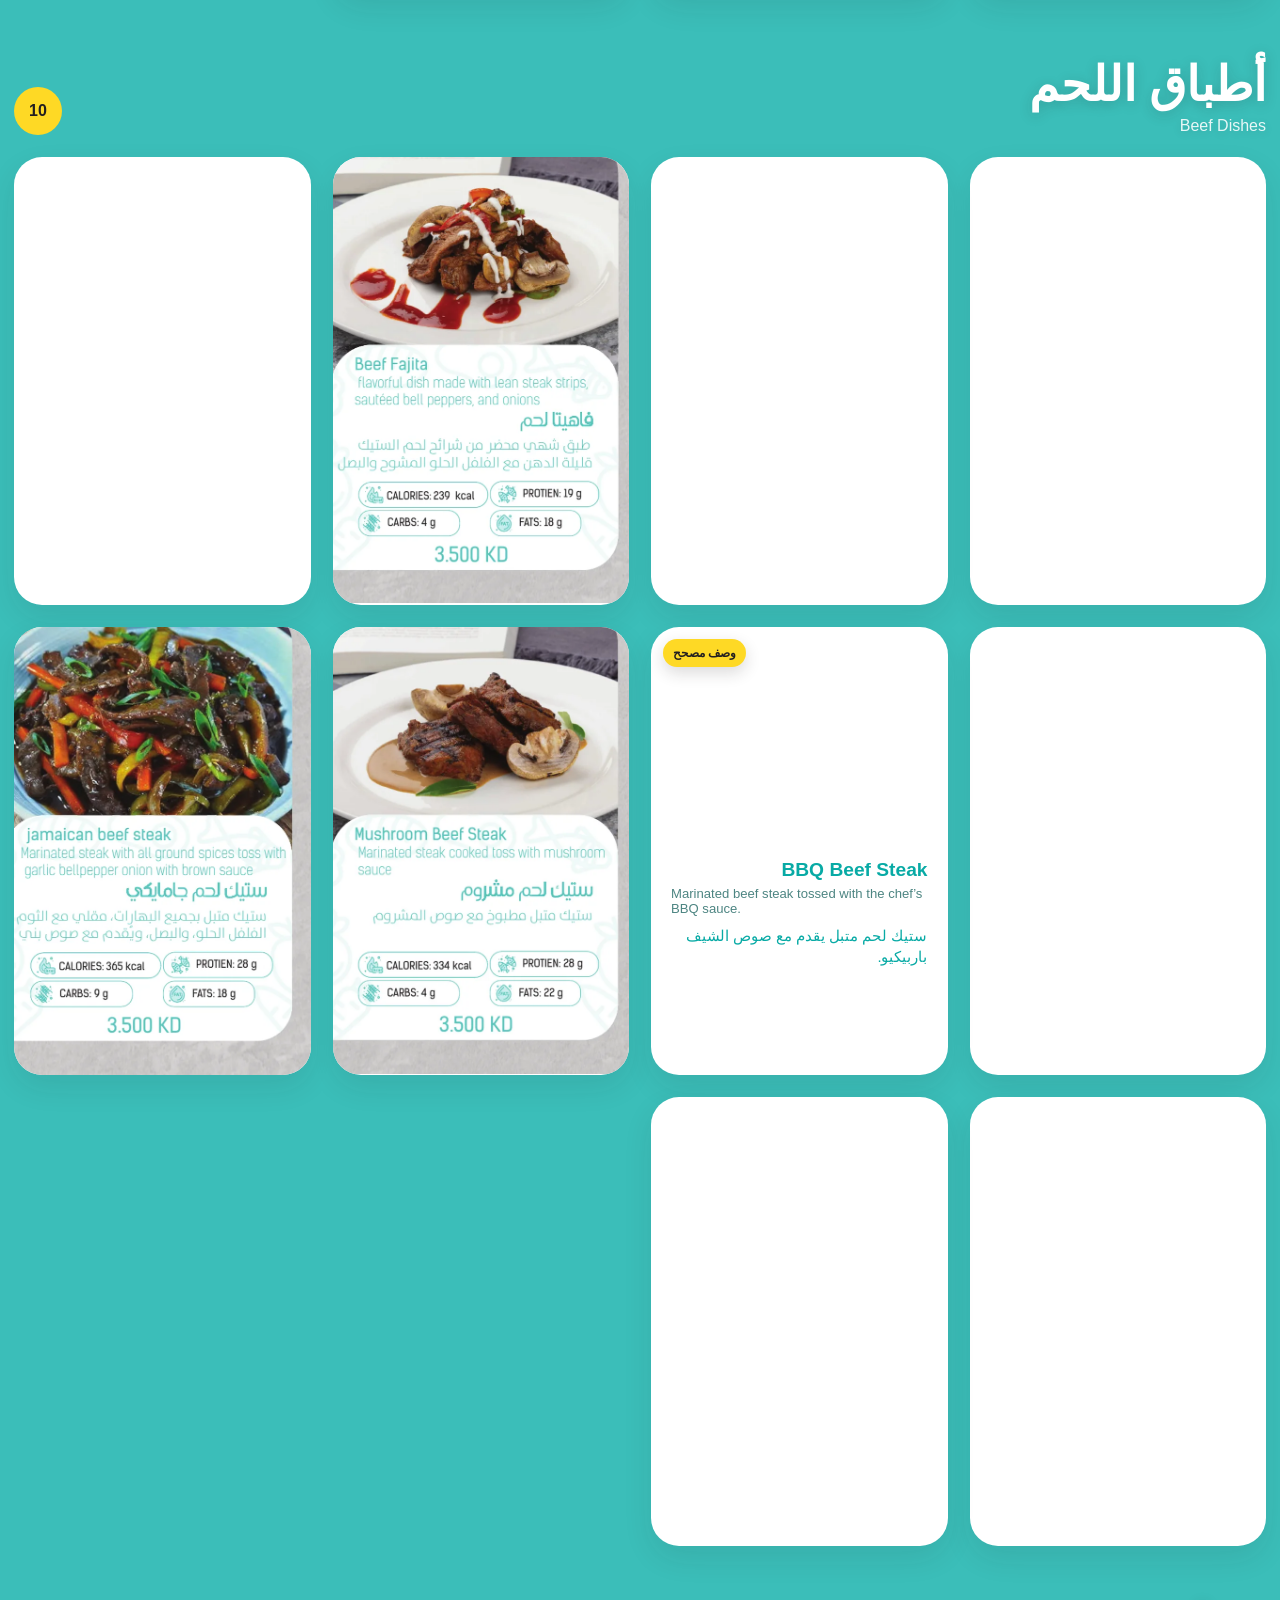
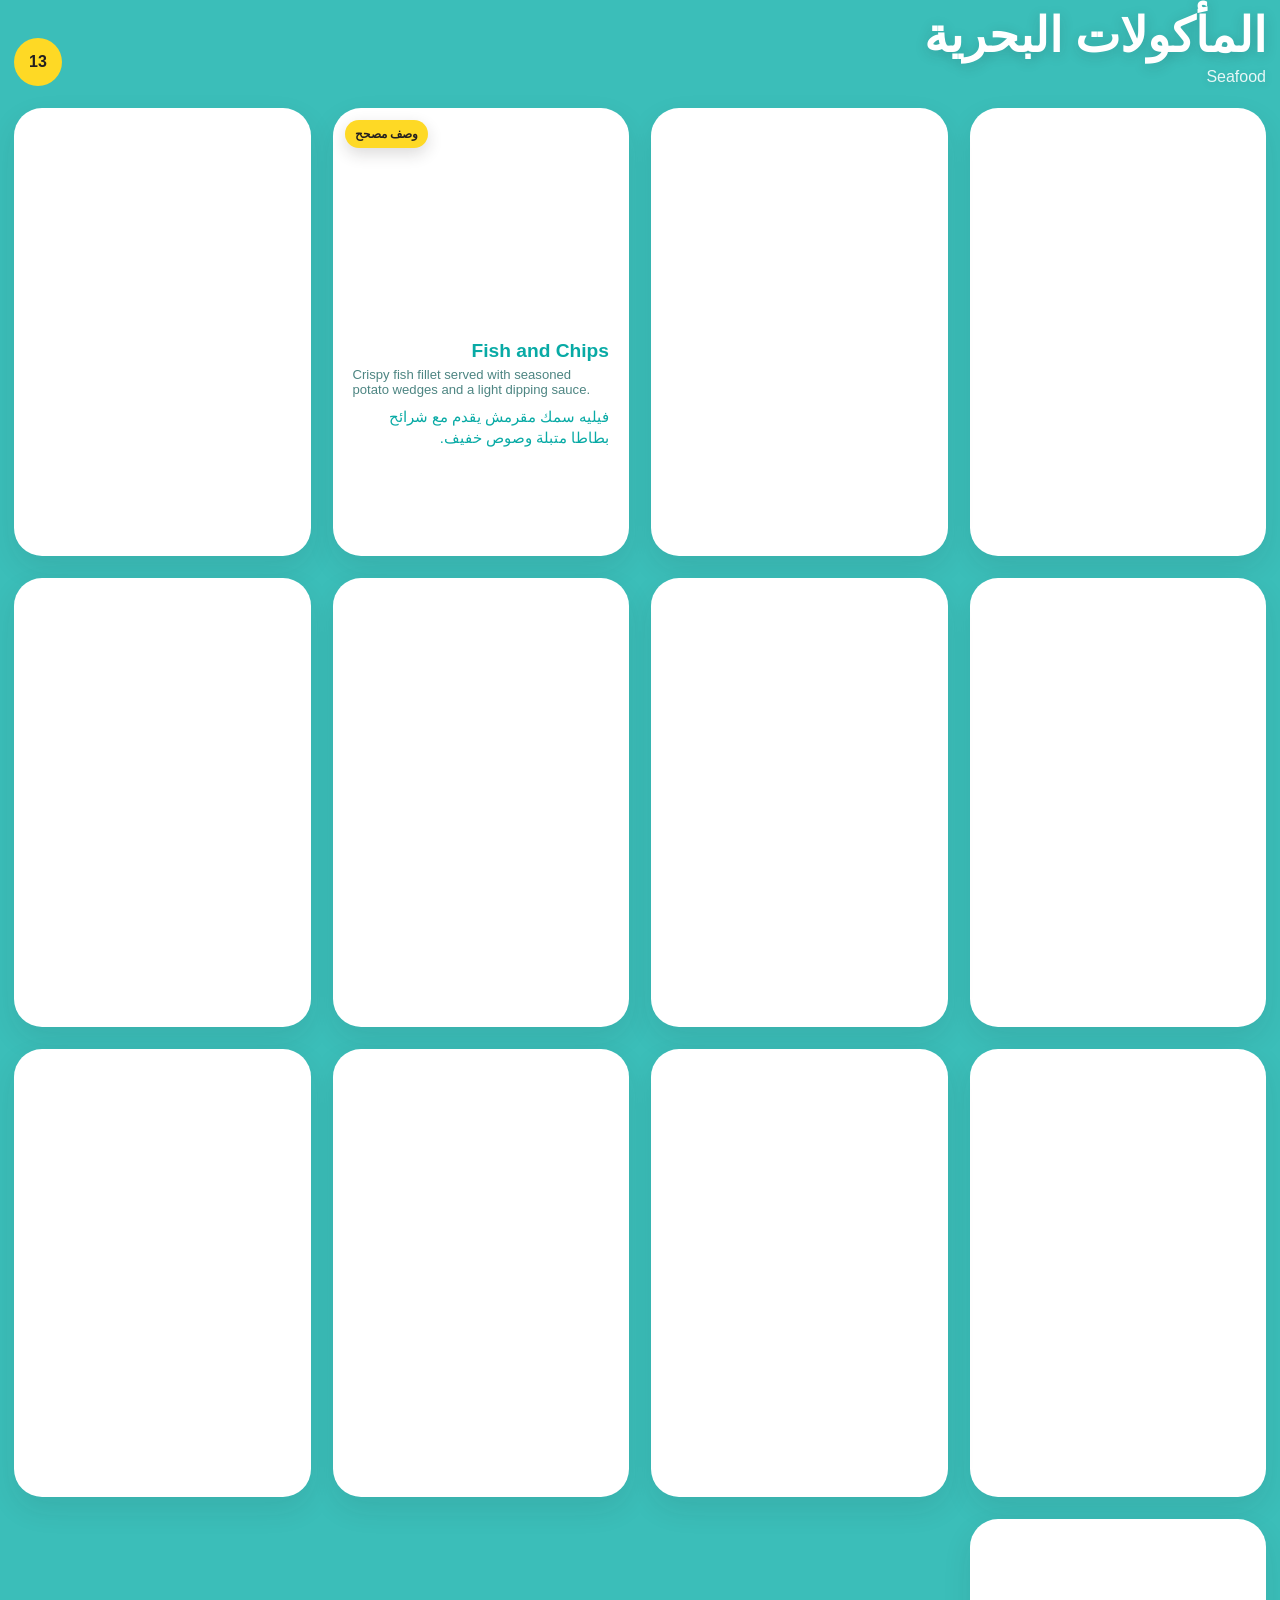
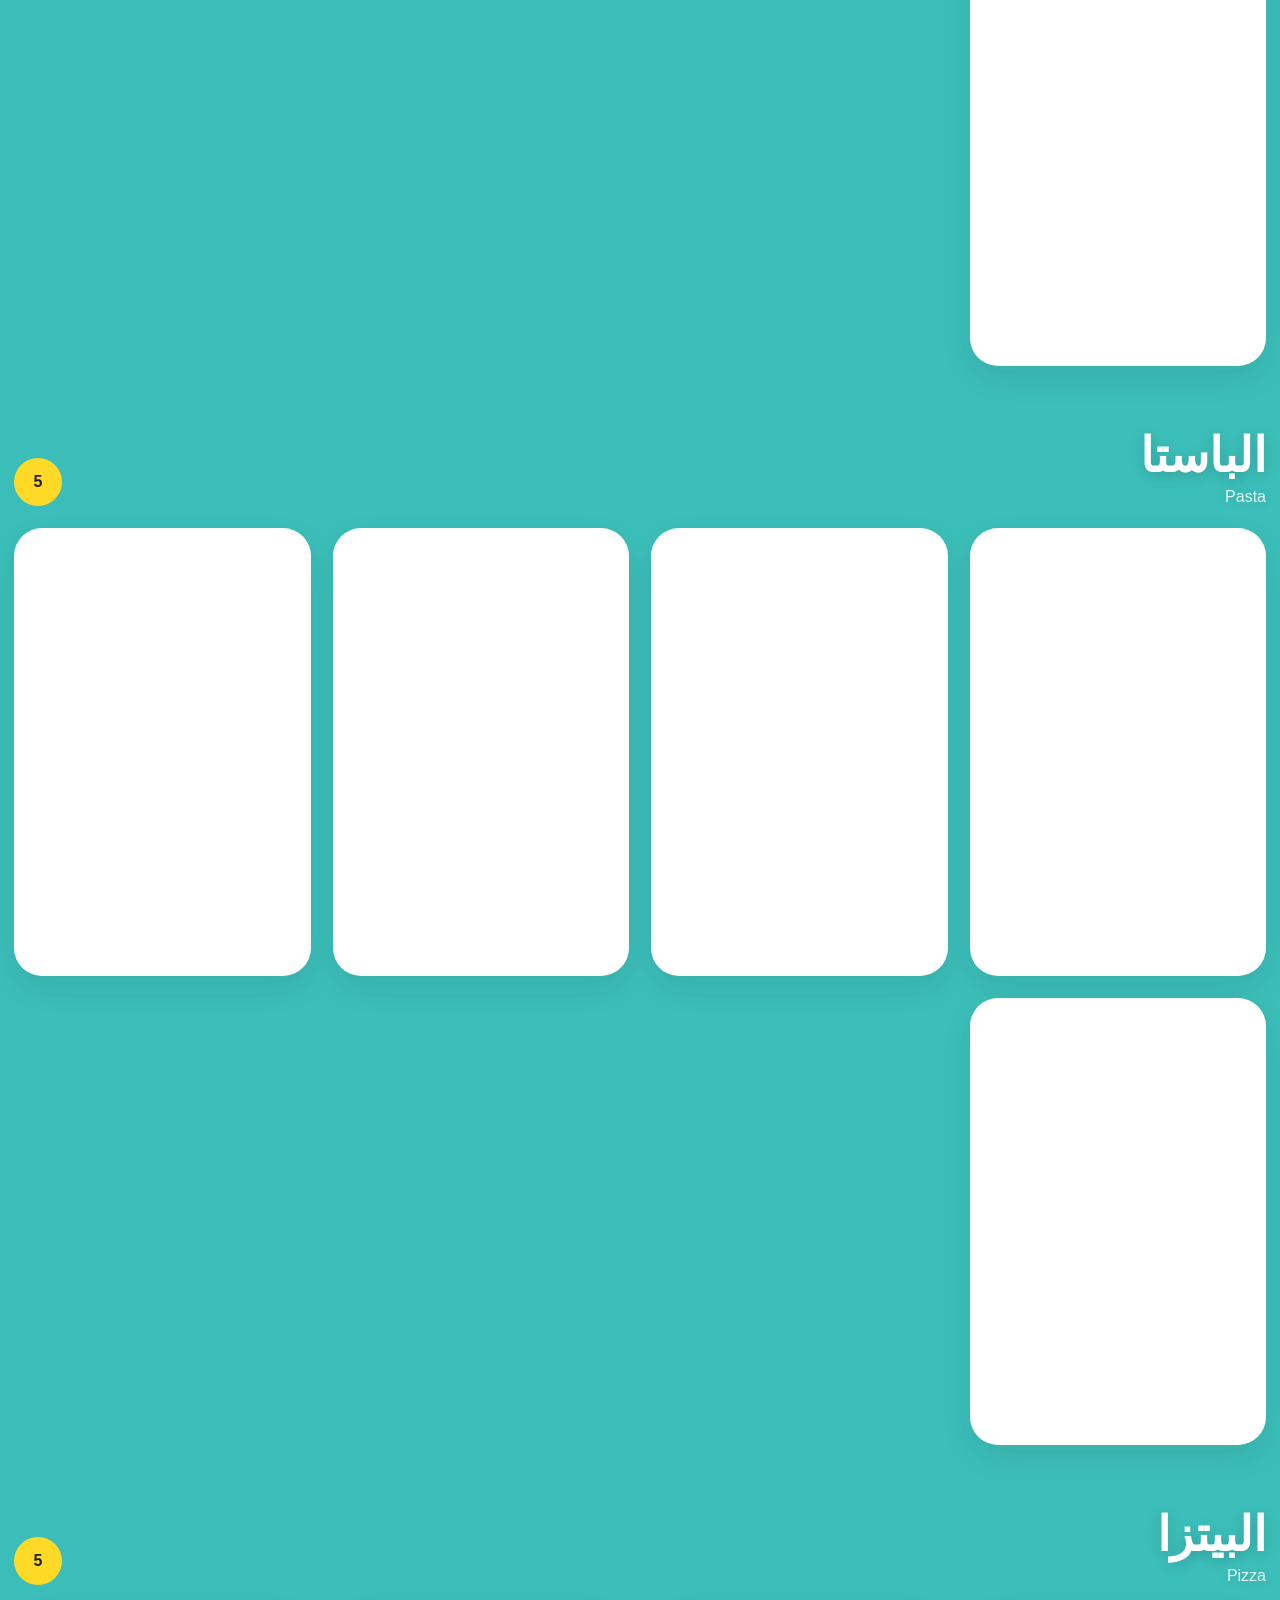
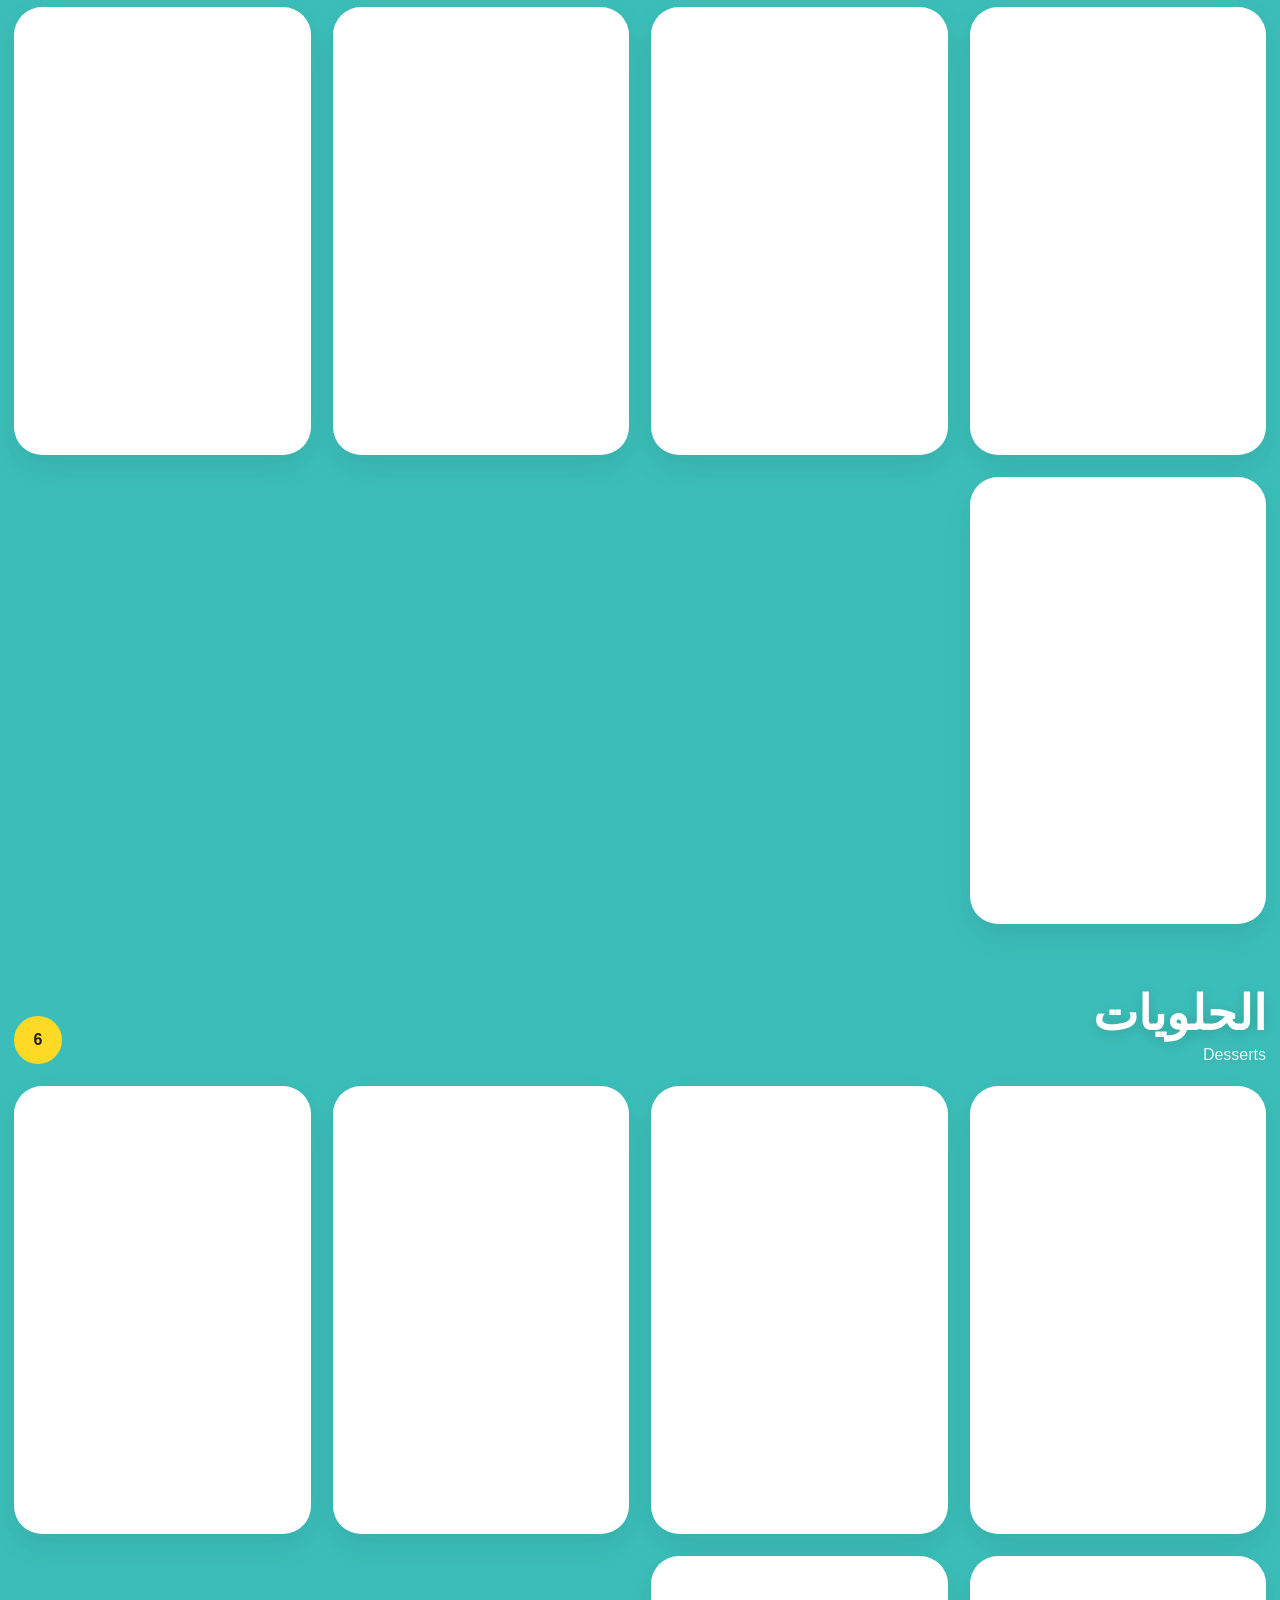
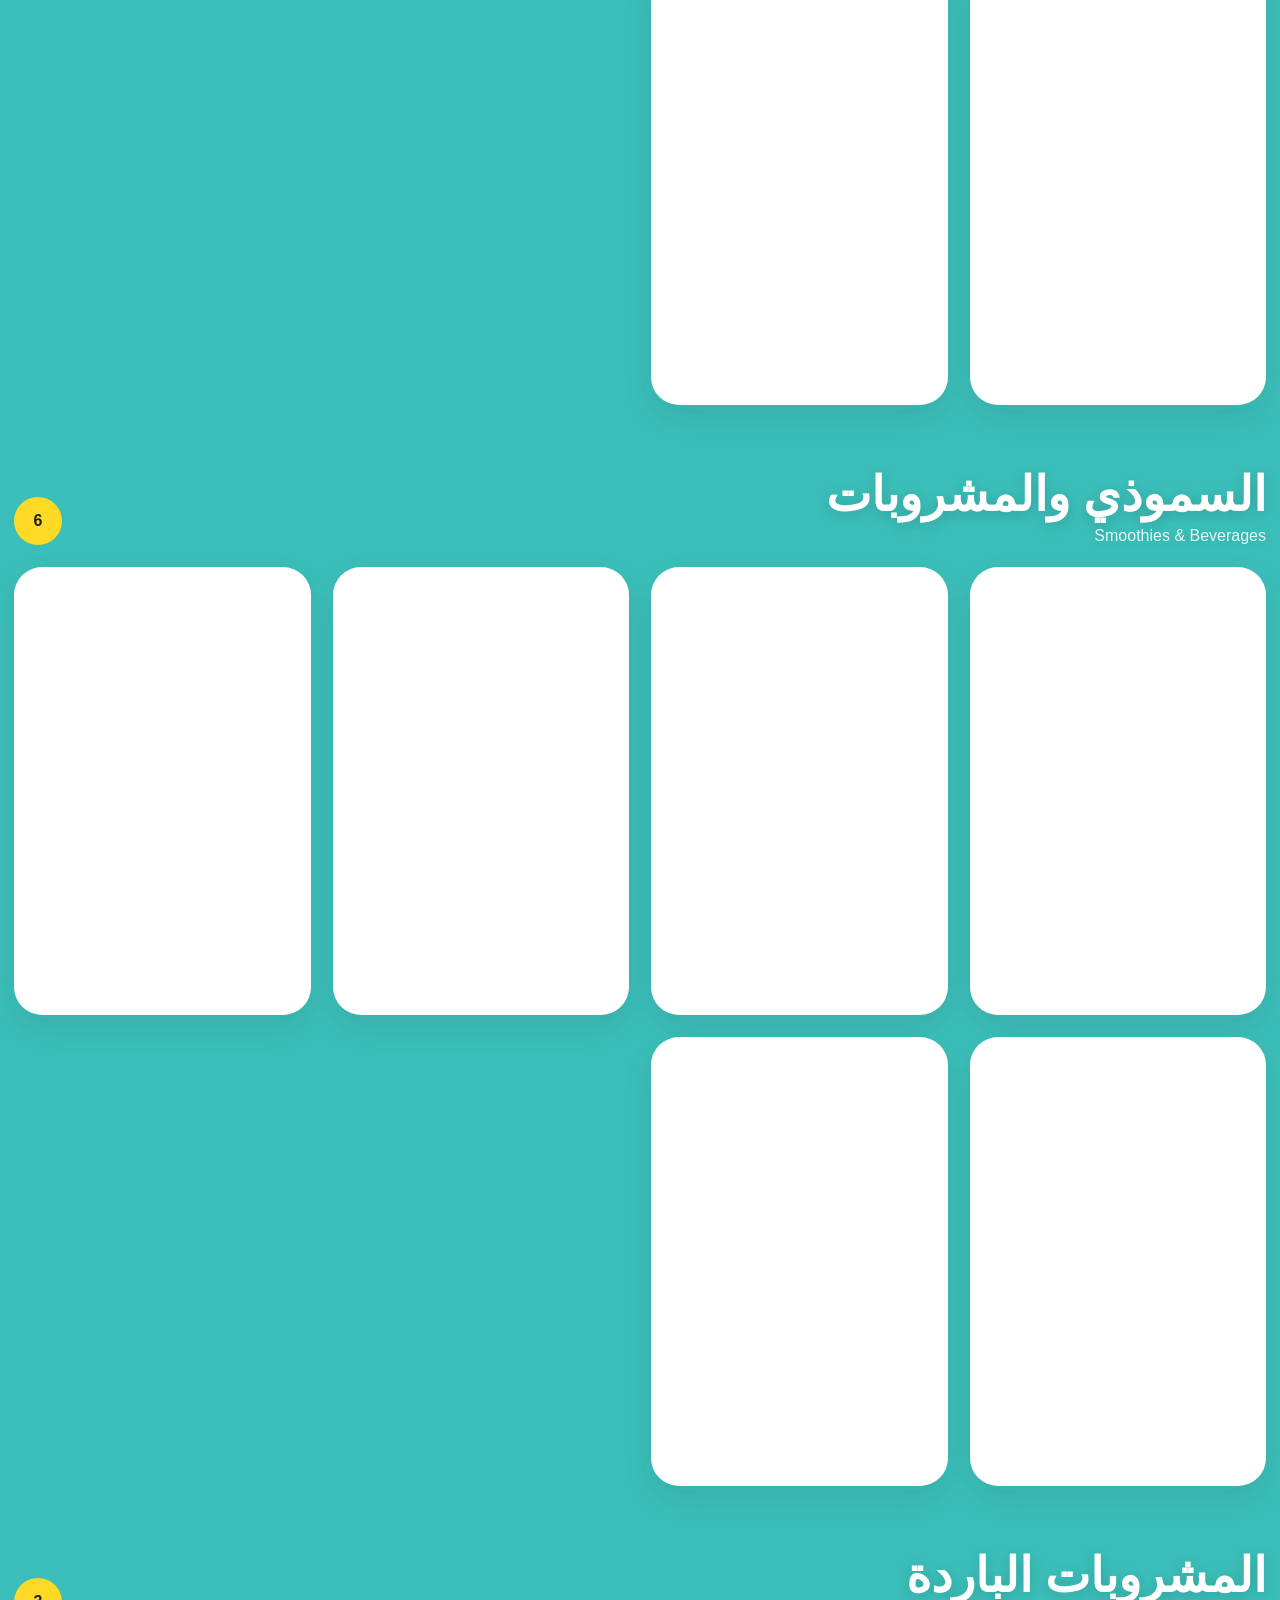
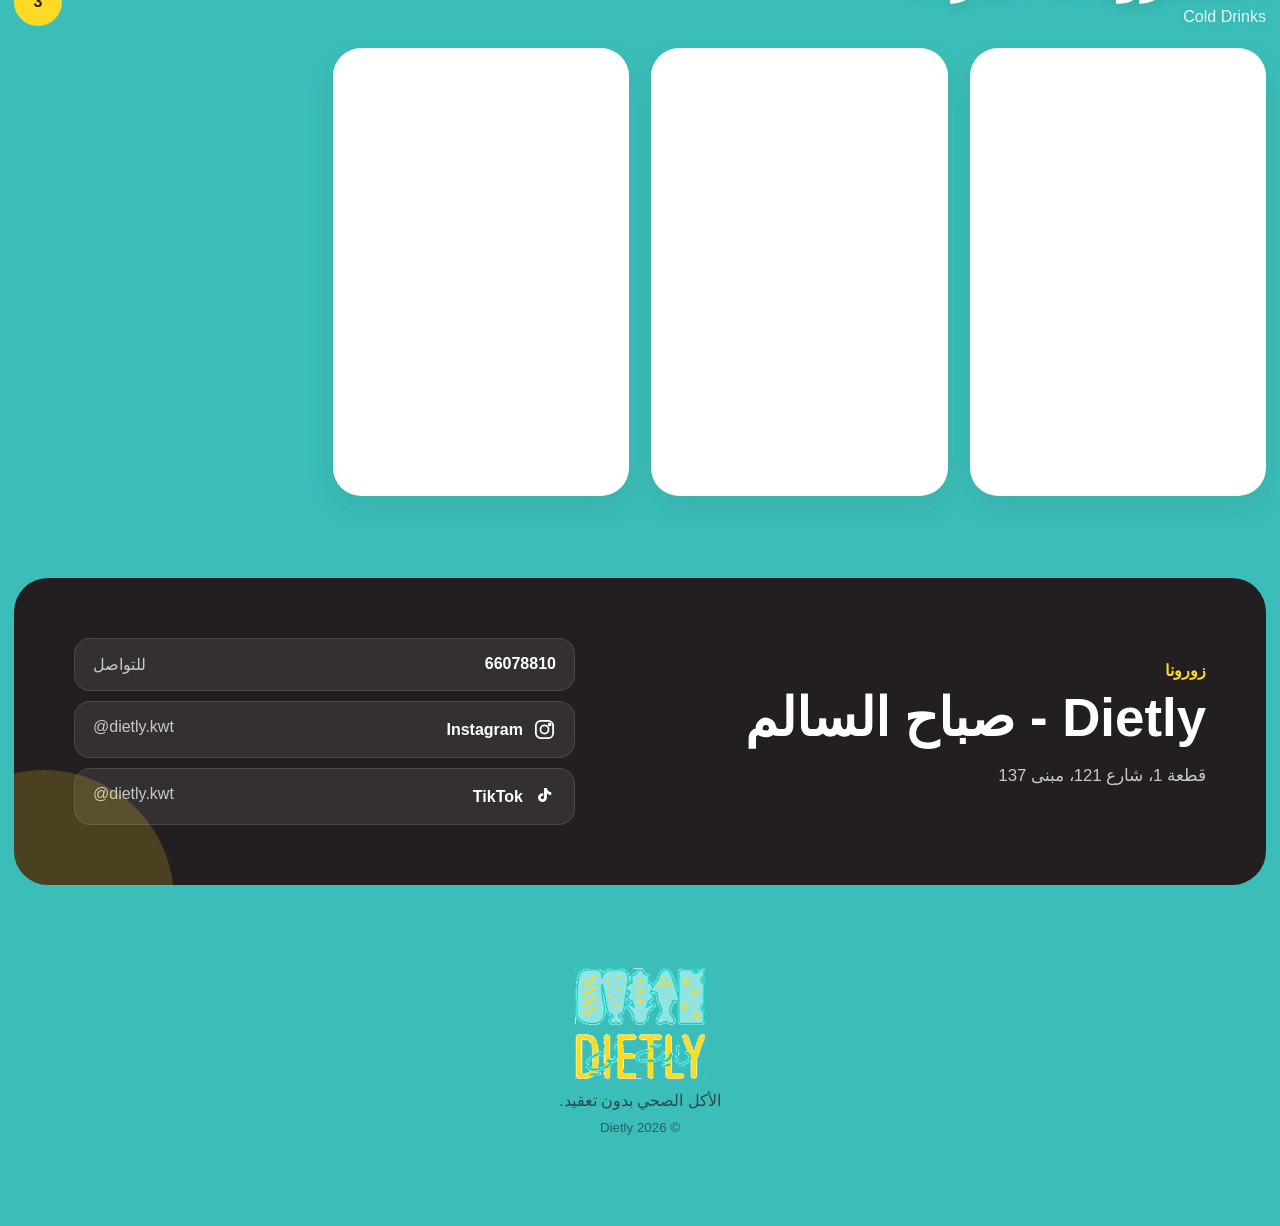
<file: index(8).html>
<!doctype html>
<html lang="ar" dir="rtl">
<head>
  <meta charset="utf-8" />
  <meta name="viewport" content="width=device-width, initial-scale=1, viewport-fit=cover" />
  <meta name="theme-color" content="#3BBEB9" />
  <meta name="description" content="منيو دايتلي - وجبات صحية مع السعرات والبروتين والكارب والدهون" />
  <title>Dietly Menu | منيو دايتلي</title>
  <link rel="icon" href="assets/dietly-logo.png" />
  <link rel="stylesheet" href="styles.css?v=12" />
</head>
<body>
  <div class="paper-noise" aria-hidden="true"></div>

  <button class="menu-trigger" id="menuTrigger" aria-label="فتح أقسام المنيو" aria-expanded="false">
    <span class="menu-icon" aria-hidden="true"><i></i><i></i><i></i></span>
    <span data-ar="الأقسام" data-en="Sections">الأقسام</span>
  </button>

  <div class="drawer-backdrop" id="drawerBackdrop" hidden></div>
  <aside class="drawer" id="drawer" aria-hidden="true" aria-label="أقسام المنيو">
    <div class="drawer-head">
      <div>
        <strong data-ar="انتقل بسرعة" data-en="Quick navigation">انتقل بسرعة</strong>
        <small data-ar="اختر القسم المطلوب" data-en="Choose a menu section">اختر القسم المطلوب</small>
      </div>
      <button class="icon-button" id="closeDrawer" aria-label="إغلاق">×</button>
    </div>
    <nav id="drawerNav" class="drawer-nav"></nav>
    <div class="drawer-contact">
      <a class="drawer-social" href="https://www.instagram.com/dietly.kwt/" target="_blank" rel="noopener noreferrer" aria-label="Instagram @dietly.kwt">
        <span class="social-platform"><svg class="social-icon" viewBox="0 0 24 24" aria-hidden="true">
  <rect x="3" y="3" width="18" height="18" rx="5"></rect>
  <circle cx="12" cy="12" r="4.25"></circle>
  <circle cx="17.4" cy="6.7" r="1"></circle>
</svg><b>Instagram</b></span>
        <span dir="ltr">@dietly.kwt</span>
      </a>
      <a class="drawer-social" href="https://www.tiktok.com/@dietly.kwt" target="_blank" rel="noopener noreferrer" aria-label="TikTok @dietly.kwt">
        <span class="social-platform"><svg class="social-icon" viewBox="0 0 24 24" aria-hidden="true">
  <path d="M14.5 3v10.1a4.6 4.6 0 1 1-3.8-4.53v3.05a1.7 1.7 0 1 0 .8 1.48V3h3c.3 2.2 1.62 3.92 4.5 4.62v3.05c-1.8-.2-3.35-.93-4.5-2.03"></path>
</svg><b>TikTok</b></span>
        <span dir="ltr">@dietly.kwt</span>
      </a>
    </div>
  </aside>

  <header class="site-header">
    <div class="header-actions">
      <button class="lang-toggle" id="langToggle" aria-label="Change language">
        <span class="lang-ar active">عربي</span>
        <span class="divider">/</span>
        <span class="lang-en">EN</span>
      </button>
    </div>
    <img class="brand-logo" src="assets/dietly-logo.png" alt="Dietly" width="420" height="300" />
    <p class="eyebrow" data-ar="منيو صحي متكامل" data-en="A complete healthy menu">منيو صحي متكامل</p>
    <h1 data-ar="اختيارك الصحي صار أسهل" data-en="Healthy choices made easier">اختيارك الصحي صار أسهل</h1>
    <p class="hero-copy" data-ar="تصفّح الوجبات، قارن القيم الغذائية، وانتقل بين الأقسام بسرعة." data-en="Browse meals, compare nutrition values, and jump between sections instantly.">
      تصفّح الوجبات، قارن القيم الغذائية، وانتقل بين الأقسام بسرعة.
    </p>
    <div class="hero-buttons">
      <a class="primary-button" href="tel:+96566078810" data-ar="اتصل بالمطعم" data-en="Call restaurant">اتصل بالمطعم</a>
    </div>
    <div class="hero-socials" aria-label="Dietly contact and social links">
      <a class="hero-social-link instagram-link" href="https://www.instagram.com/dietly.kwt/" target="_blank" rel="noopener noreferrer" aria-label="Instagram @dietly.kwt">
        <svg class="social-icon" viewBox="0 0 24 24" aria-hidden="true">
  <rect x="3" y="3" width="18" height="18" rx="5"></rect>
  <circle cx="12" cy="12" r="4.25"></circle>
  <circle cx="17.4" cy="6.7" r="1"></circle>
</svg>
        <span><b>Instagram</b><small dir="ltr">@dietly.kwt</small></span>
      </a>
      <a class="hero-social-link tiktok-link" href="https://www.tiktok.com/@dietly.kwt" target="_blank" rel="noopener noreferrer" aria-label="TikTok @dietly.kwt">
        <svg class="social-icon" viewBox="0 0 24 24" aria-hidden="true">
  <path d="M14.5 3v10.1a4.6 4.6 0 1 1-3.8-4.53v3.05a1.7 1.7 0 1 0 .8 1.48V3h3c.3 2.2 1.62 3.92 4.5 4.62v3.05c-1.8-.2-3.35-.93-4.5-2.03"></path>
</svg>
        <span><b>TikTok</b><small dir="ltr">@dietly.kwt</small></span>
      </a>
      <a class="hero-social-link maps-link" href="https://maps.app.goo.gl/hWDn211Lzzs8EEQK6?g_st=ic" target="_blank" rel="noopener noreferrer" aria-label="Open Dietly location on Google Maps">
        <svg class="social-icon" viewBox="0 0 24 24" aria-hidden="true">
          <path d="M12 21s7-6.05 7-12a7 7 0 1 0-14 0c0 5.95 7 12 7 12Z"></path>
          <circle cx="12" cy="9" r="2.25"></circle>
        </svg>
        <span>
          <b data-ar="الموقع" data-en="Location">الموقع</b>
          <small>Google Maps</small>
        </span>
      </a>
    </div>
  </header>

  <main>
    <section class="menu-tools" aria-label="أدوات المنيو">
      <label class="search-box">
        <svg viewBox="0 0 24 24" aria-hidden="true"><path d="m21 21-4.35-4.35m2.35-5.65a8 8 0 1 1-16 0 8 8 0 0 1 16 0Z"/></svg>
        <input id="searchInput" type="search" autocomplete="off" placeholder="ابحث عن وجبة..." aria-label="ابحث عن وجبة" />
        <button id="clearSearch" type="button" aria-label="مسح البحث" hidden>×</button>
      </label>
      <div class="quick-chips" id="quickChips" aria-label="الأقسام"></div>
    </section>

    <div class="search-status" id="searchStatus" hidden></div>
    <div id="menuRoot"></div>

    <section class="visit-card" id="contact">
      <div class="visit-copy">
        <span class="mini-label" data-ar="زورونا" data-en="Visit us">زورونا</span>
        <h2 data-ar="Dietly - صباح السالم" data-en="Dietly - Sabah Al-Salem">Dietly - صباح السالم</h2>
        <p data-ar="قطعة 1، شارع 121، مبنى 137" data-en="Block 1, Street 121, Building 137">قطعة 1، شارع 121، مبنى 137</p>
      </div>
      <div class="visit-links">
        <a href="tel:+96566078810"><b>66078810</b><span data-ar="للتواصل" data-en="Contact">للتواصل</span></a>
        <a class="social-link instagram-link" href="https://www.instagram.com/dietly.kwt/" target="_blank" rel="noopener noreferrer" aria-label="Open Dietly on Instagram">
          <span class="social-platform"><svg class="social-icon" viewBox="0 0 24 24" aria-hidden="true">
  <rect x="3" y="3" width="18" height="18" rx="5"></rect>
  <circle cx="12" cy="12" r="4.25"></circle>
  <circle cx="17.4" cy="6.7" r="1"></circle>
</svg><b>Instagram</b></span>
          <span dir="ltr">@dietly.kwt</span>
        </a>
        <a class="social-link tiktok-link" href="https://www.tiktok.com/@dietly.kwt" target="_blank" rel="noopener noreferrer" aria-label="Open Dietly on TikTok">
          <span class="social-platform"><svg class="social-icon" viewBox="0 0 24 24" aria-hidden="true">
  <path d="M14.5 3v10.1a4.6 4.6 0 1 1-3.8-4.53v3.05a1.7 1.7 0 1 0 .8 1.48V3h3c.3 2.2 1.62 3.92 4.5 4.62v3.05c-1.8-.2-3.35-.93-4.5-2.03"></path>
</svg><b>TikTok</b></span>
          <span dir="ltr">@dietly.kwt</span>
        </a>
      </div>
    </section>
  </main>

  <footer>
    <img src="assets/dietly-logo.png" alt="Dietly" />
    <p data-ar="الأكل الصحي بدون تعقيد." data-en="Healthy food without the complication.">الأكل الصحي بدون تعقيد.</p>
    <small>© 2026 Dietly</small>
  </footer>

  <button class="to-top" id="toTop" aria-label="العودة للأعلى">↑</button>
  <script src="app.js"></script>
</body>
</html>
</file>
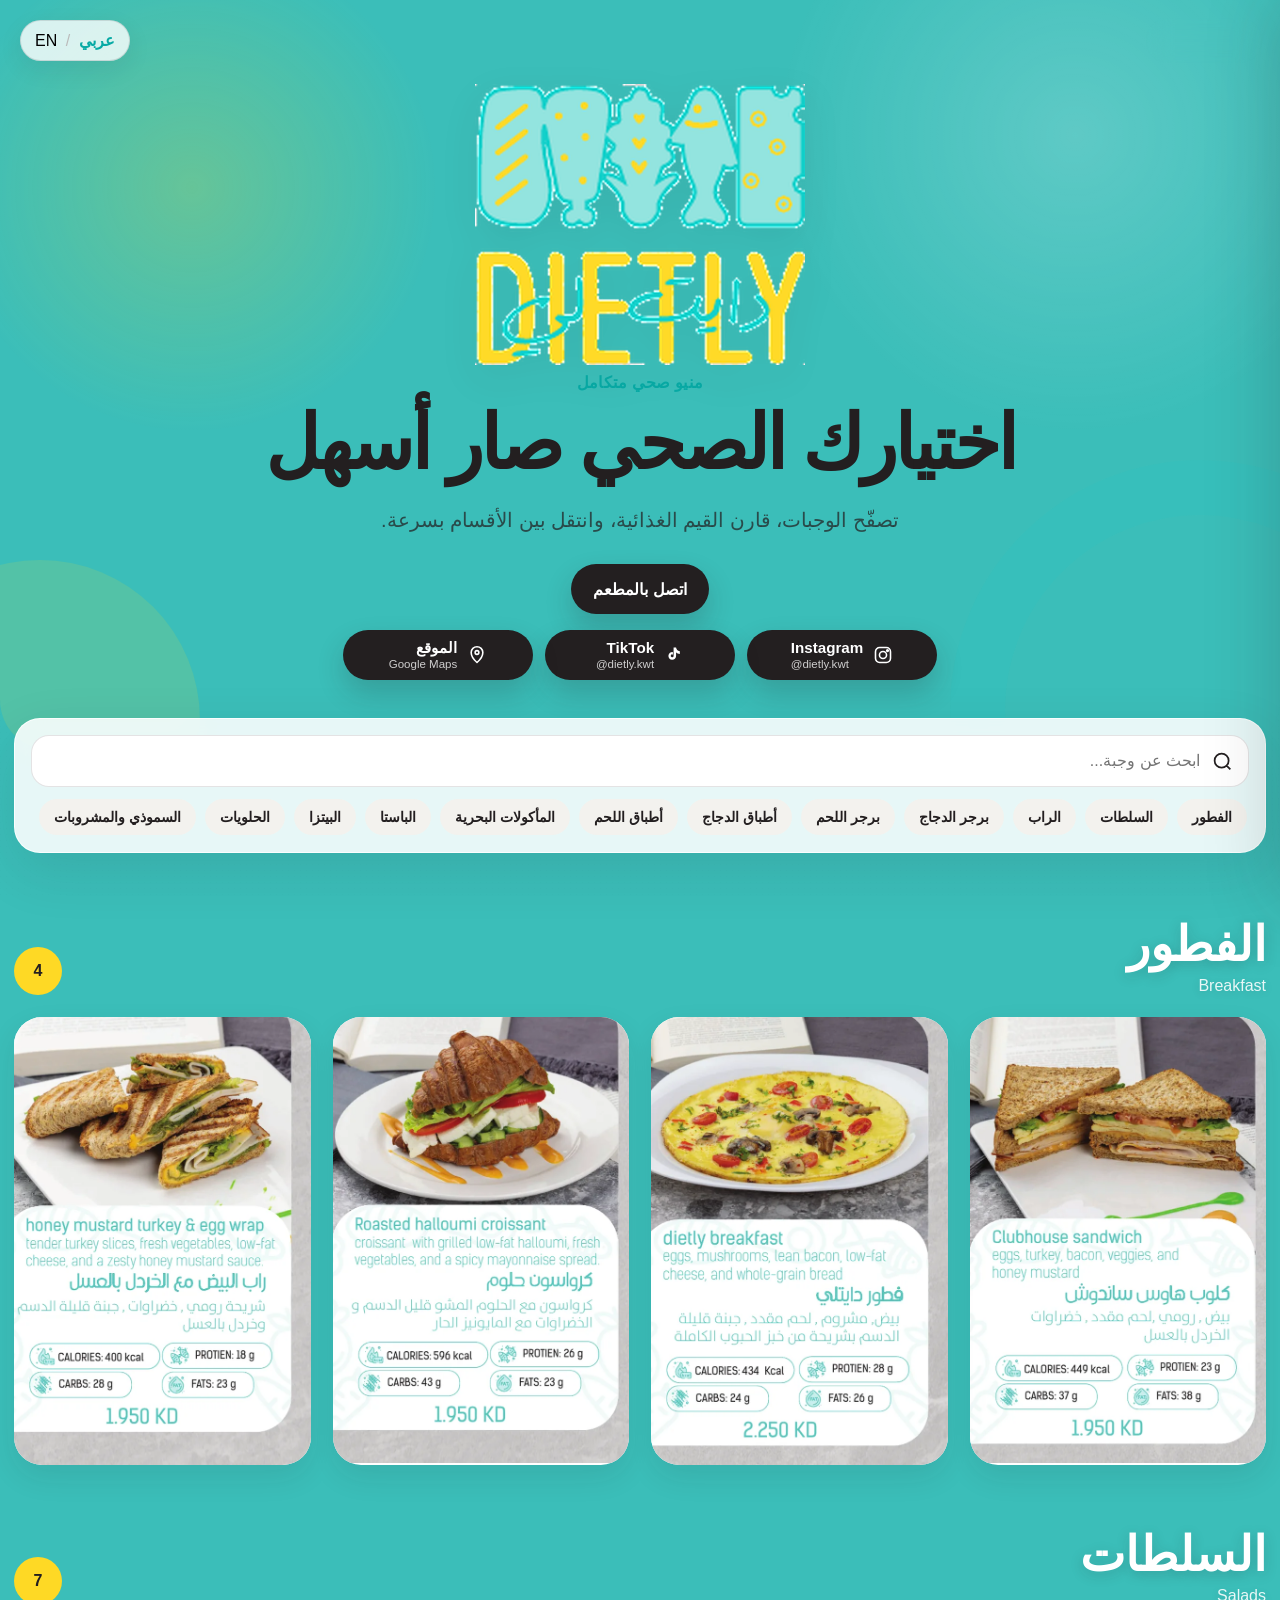
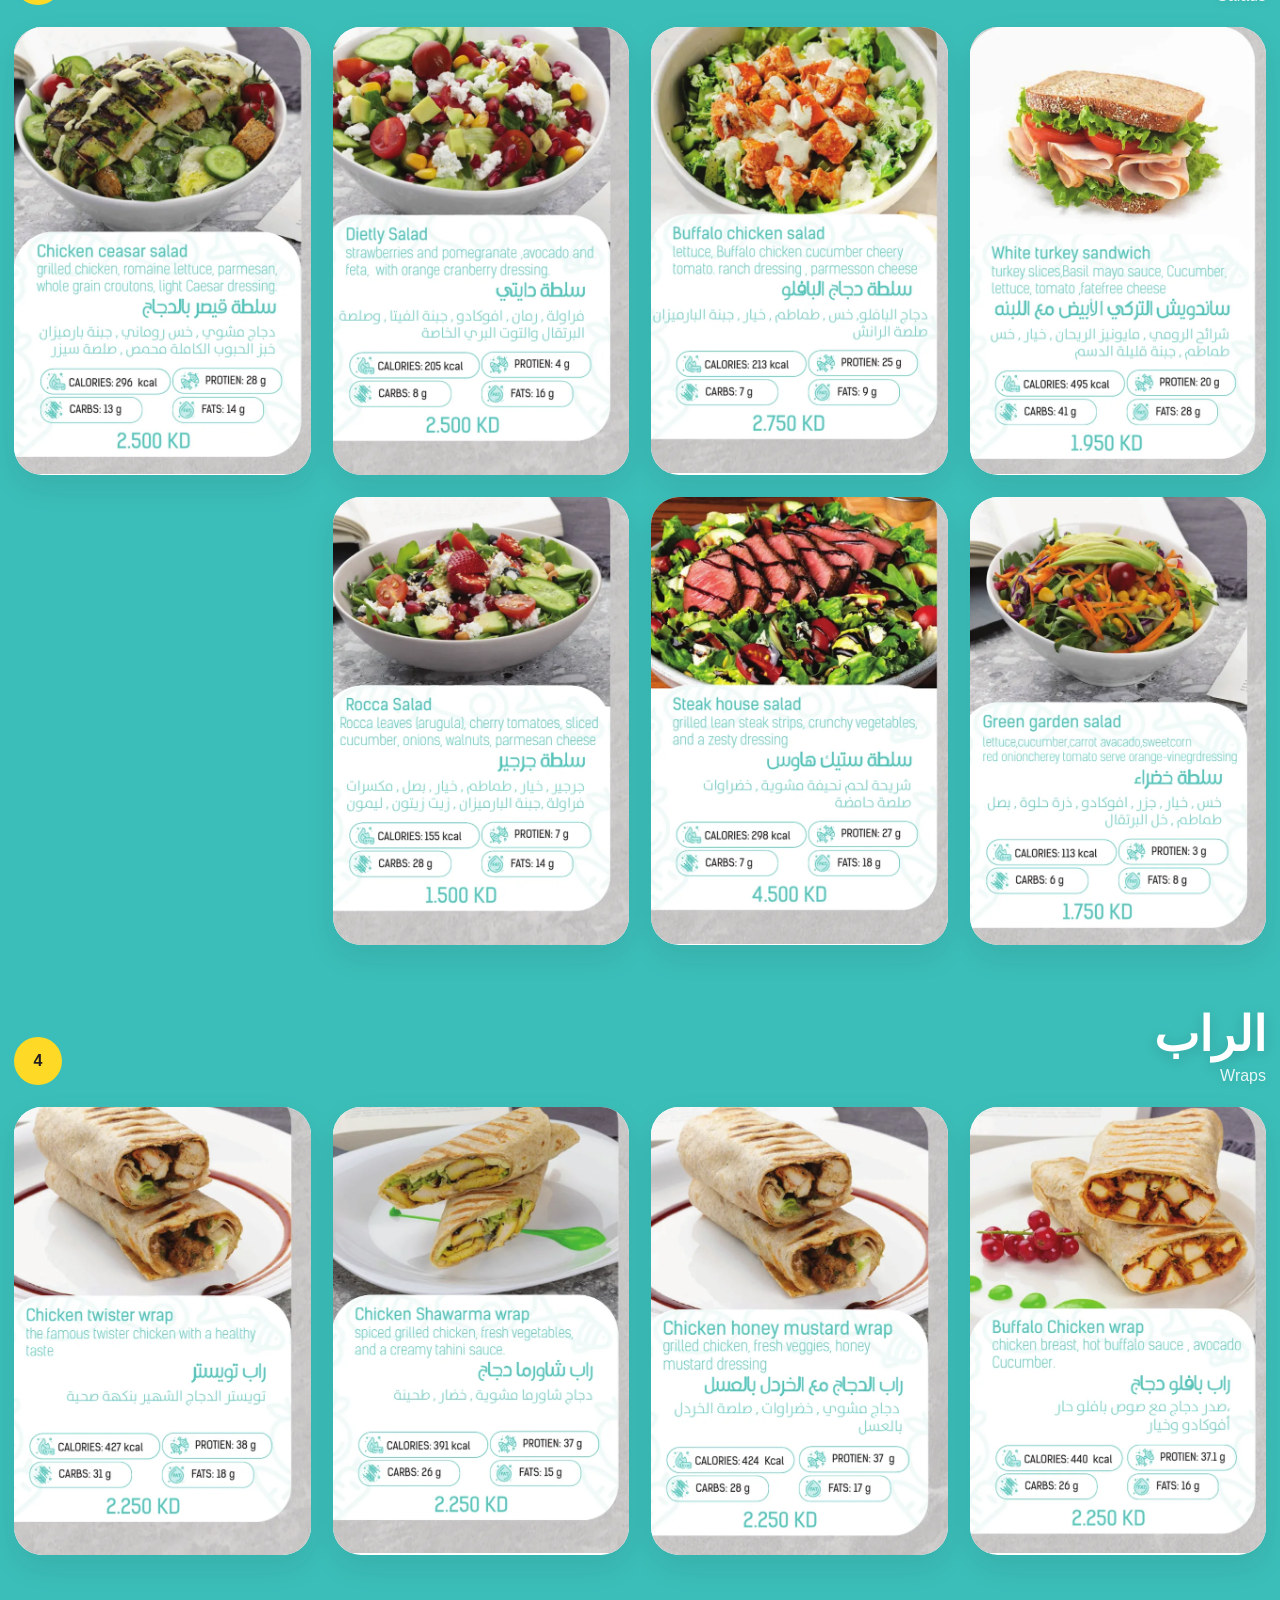
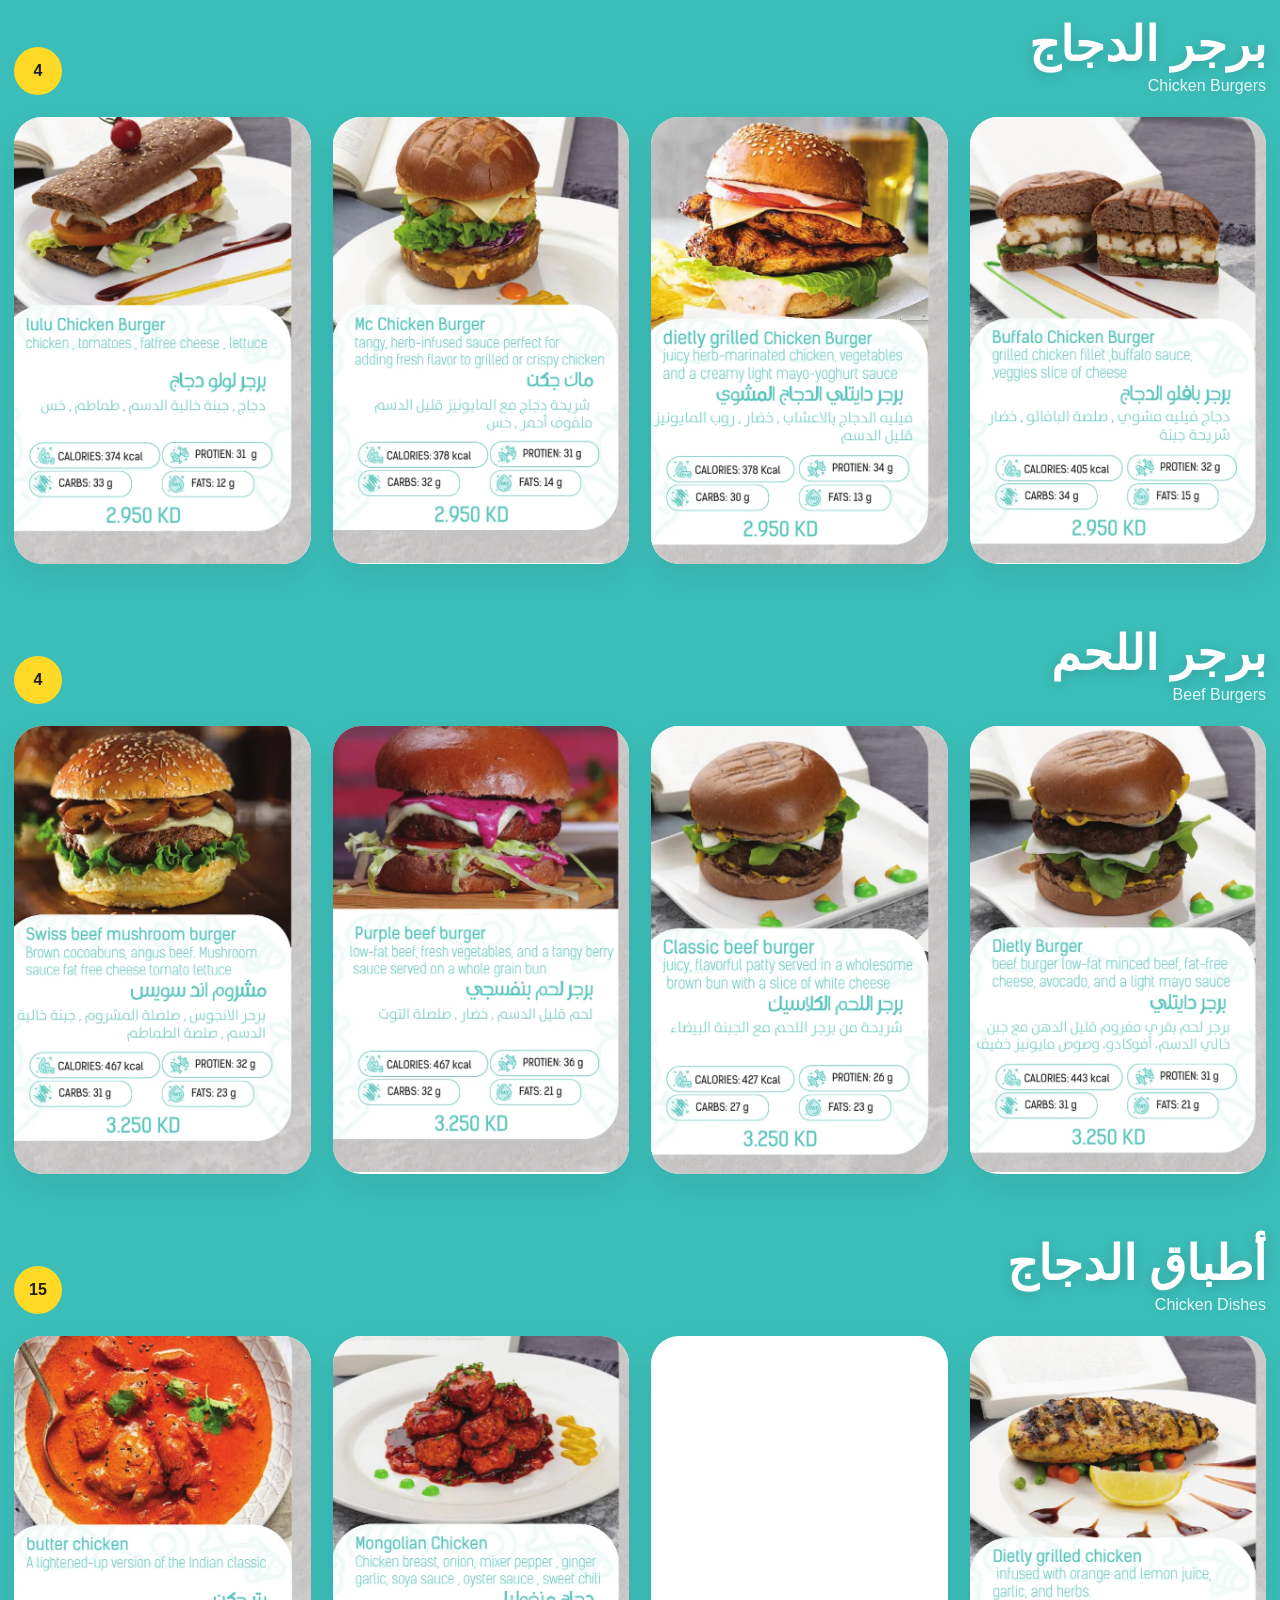
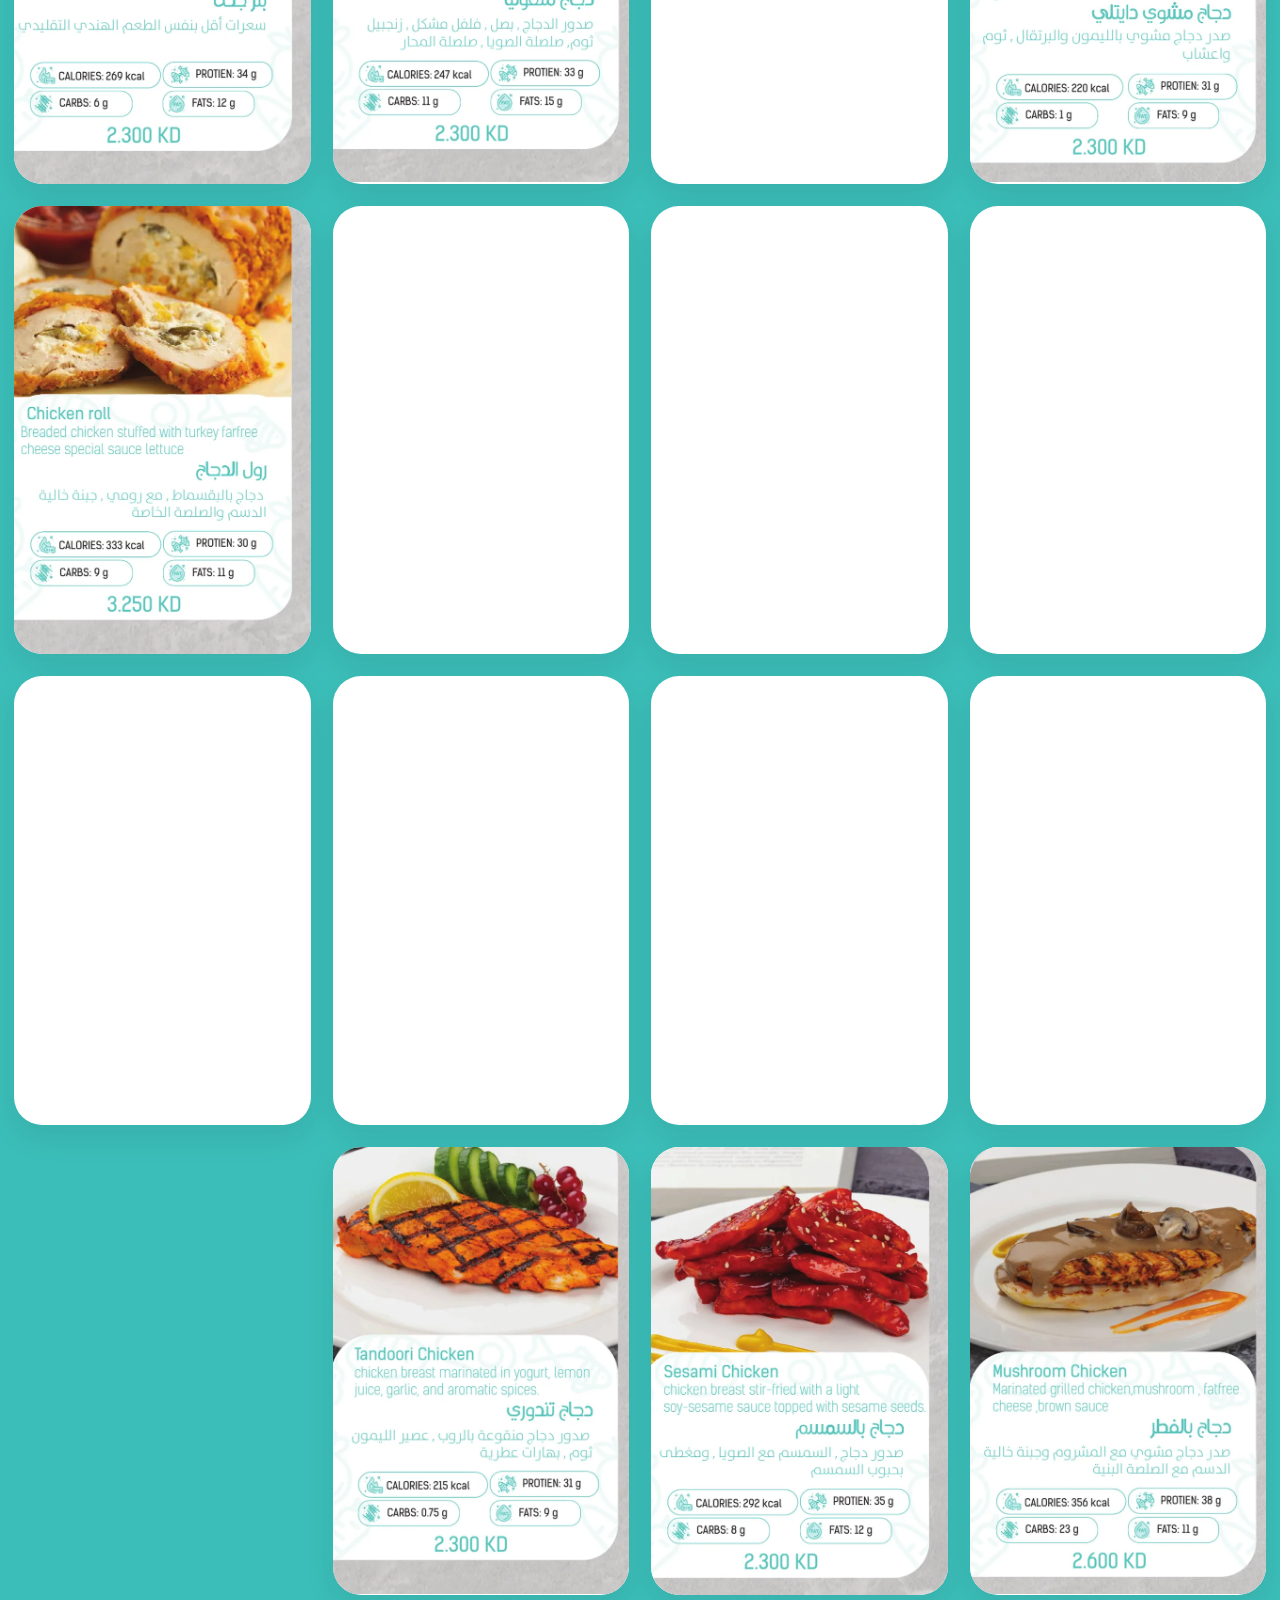
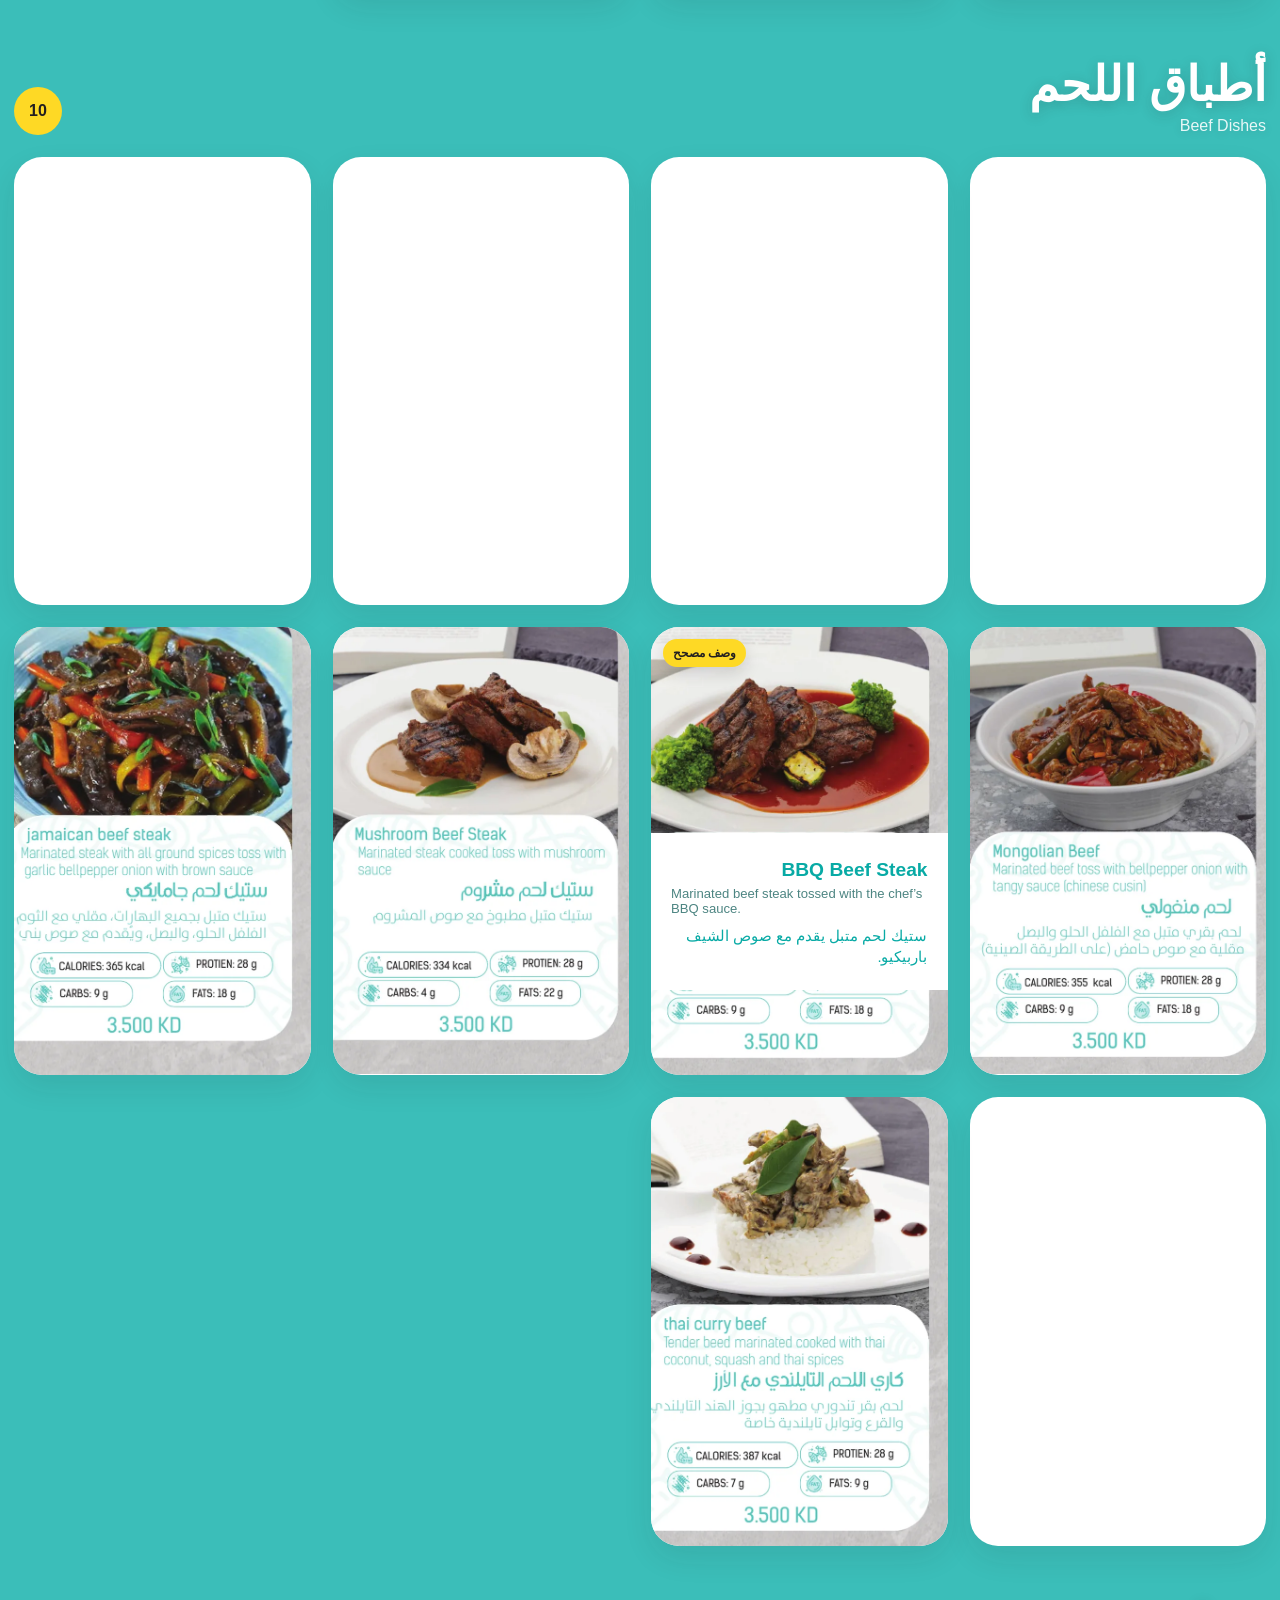
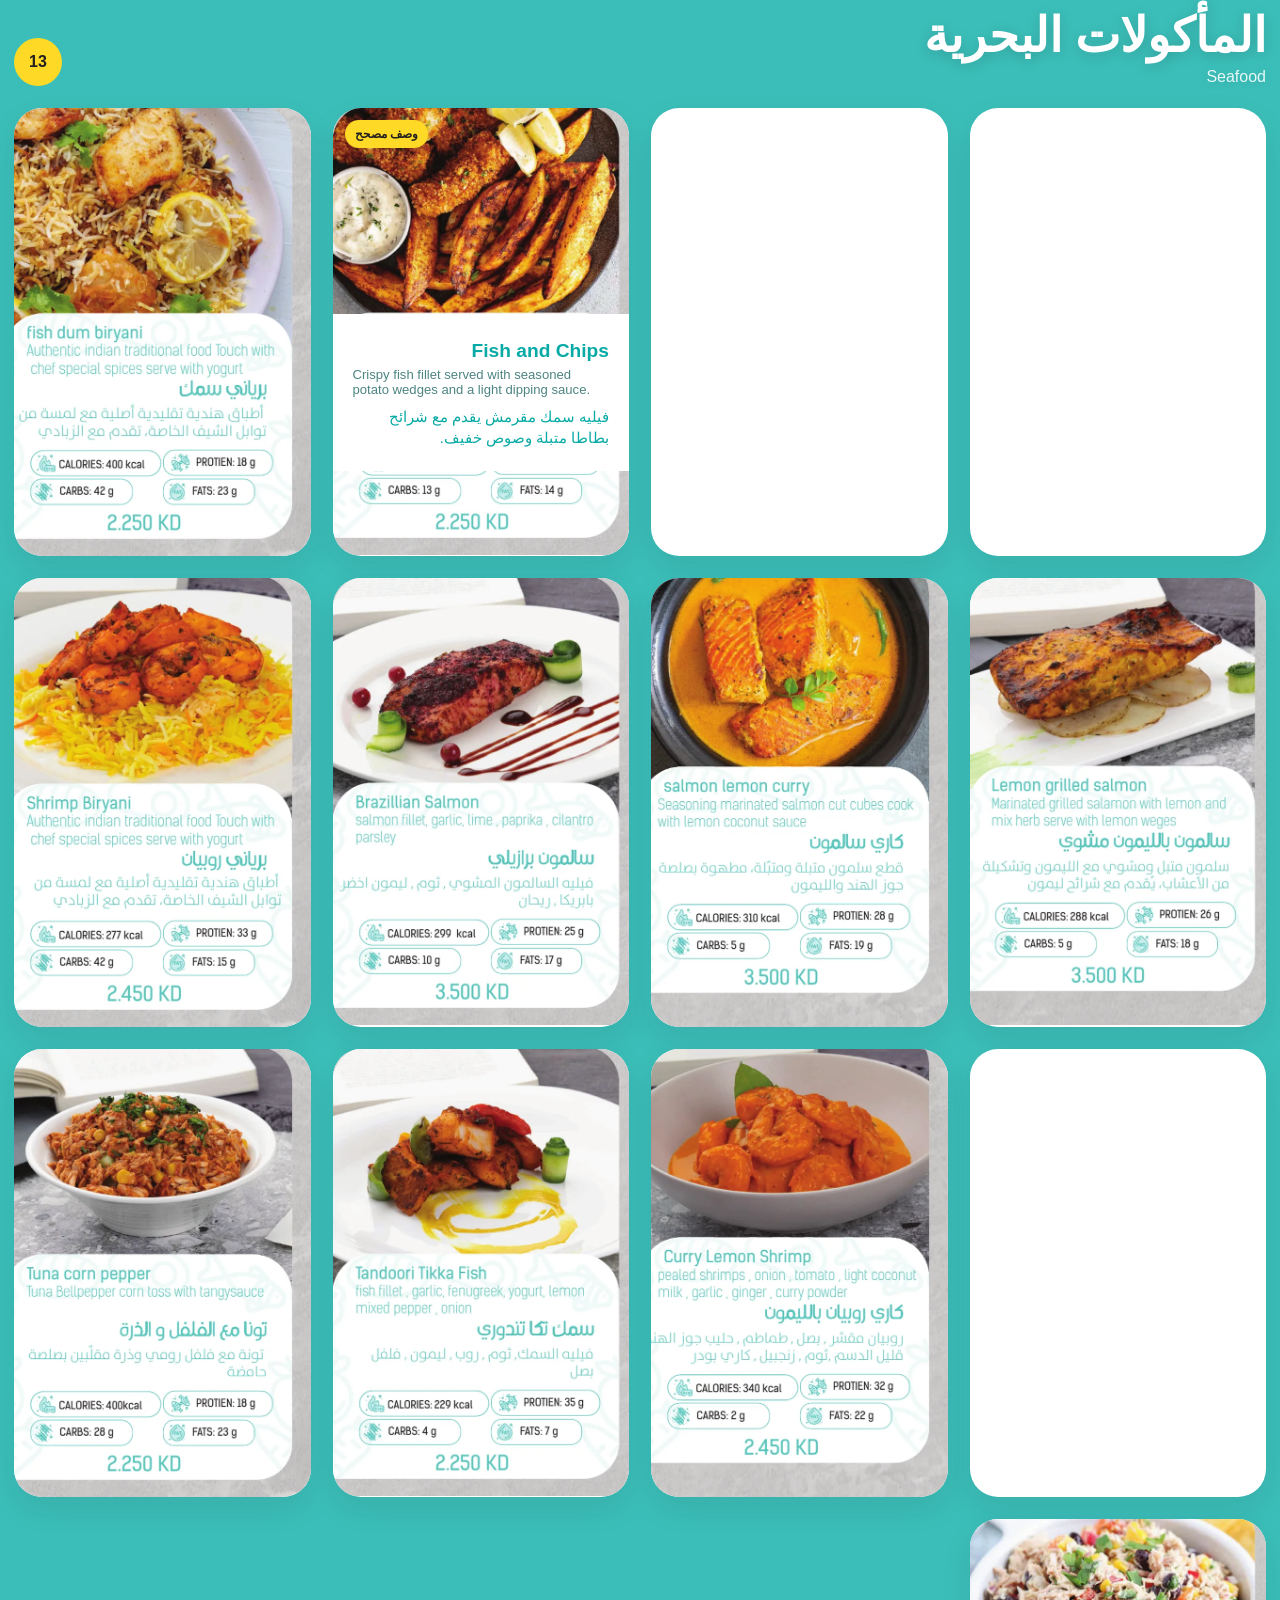
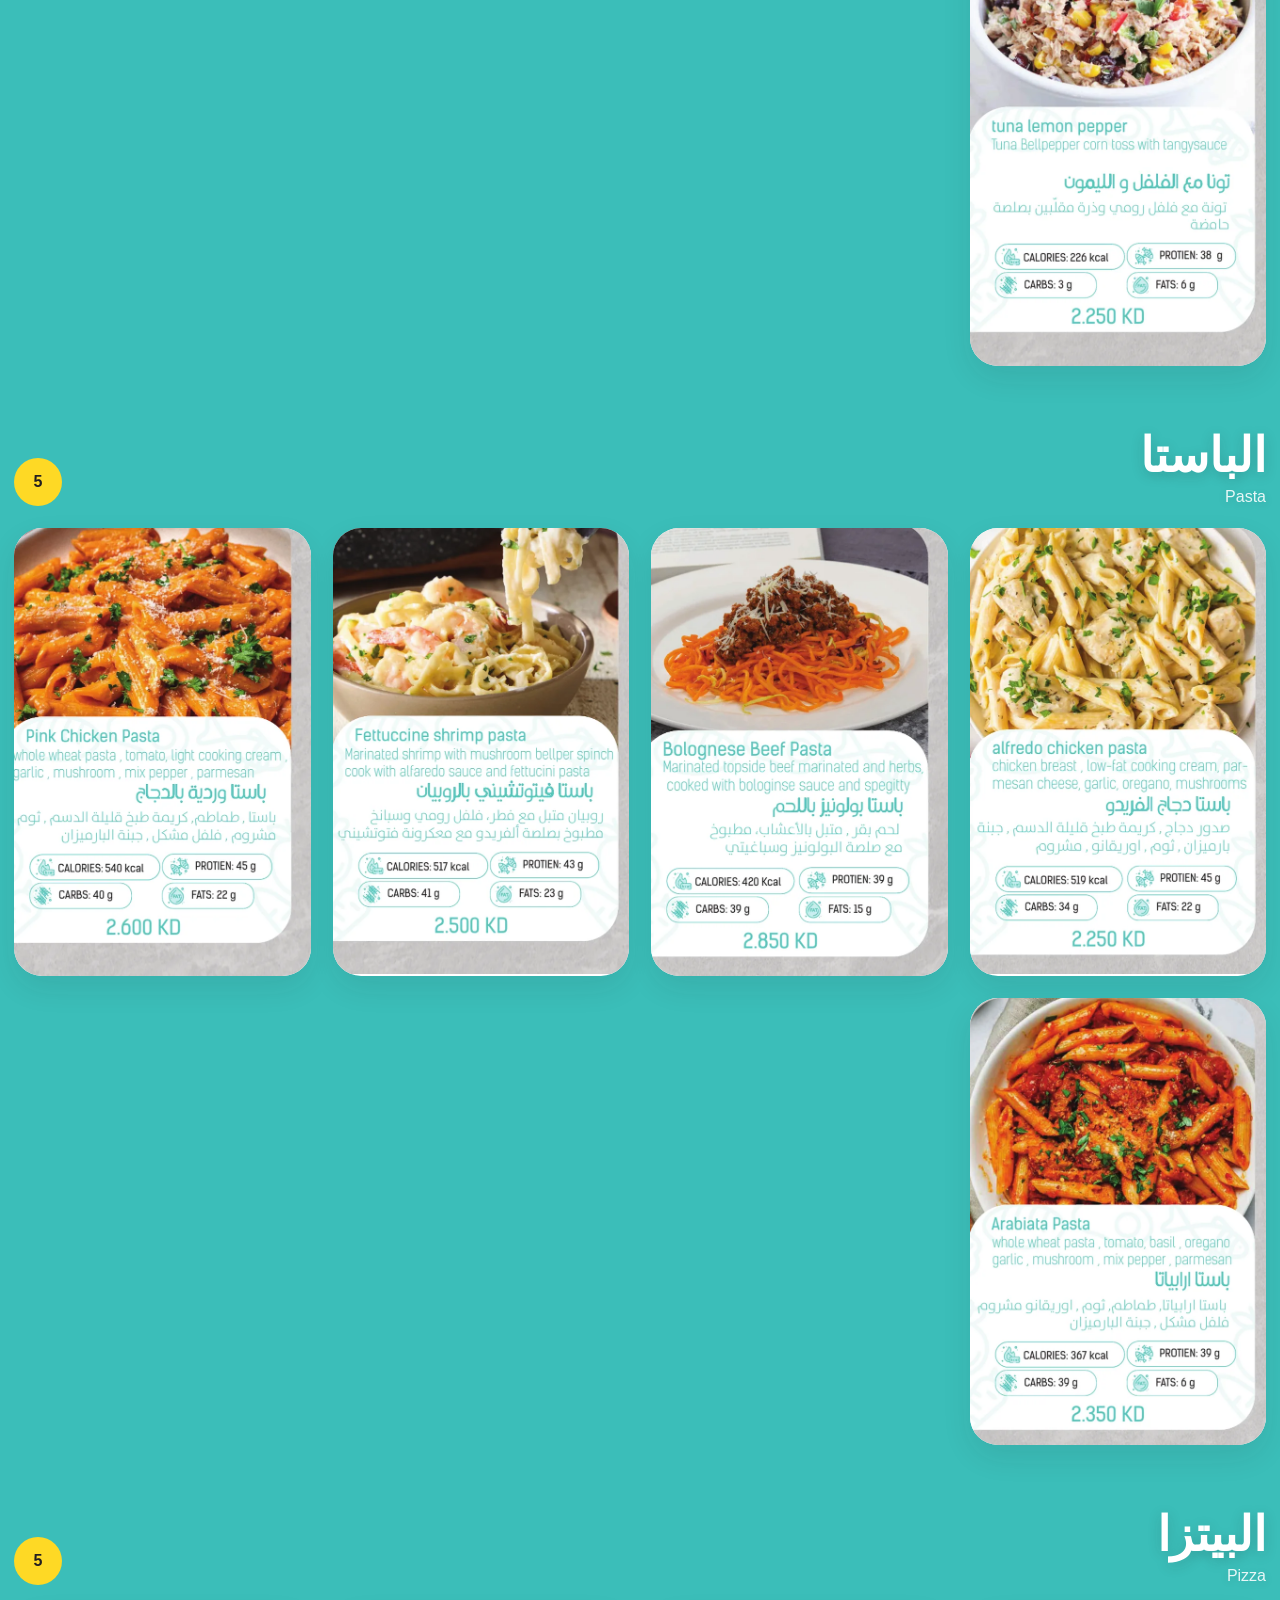
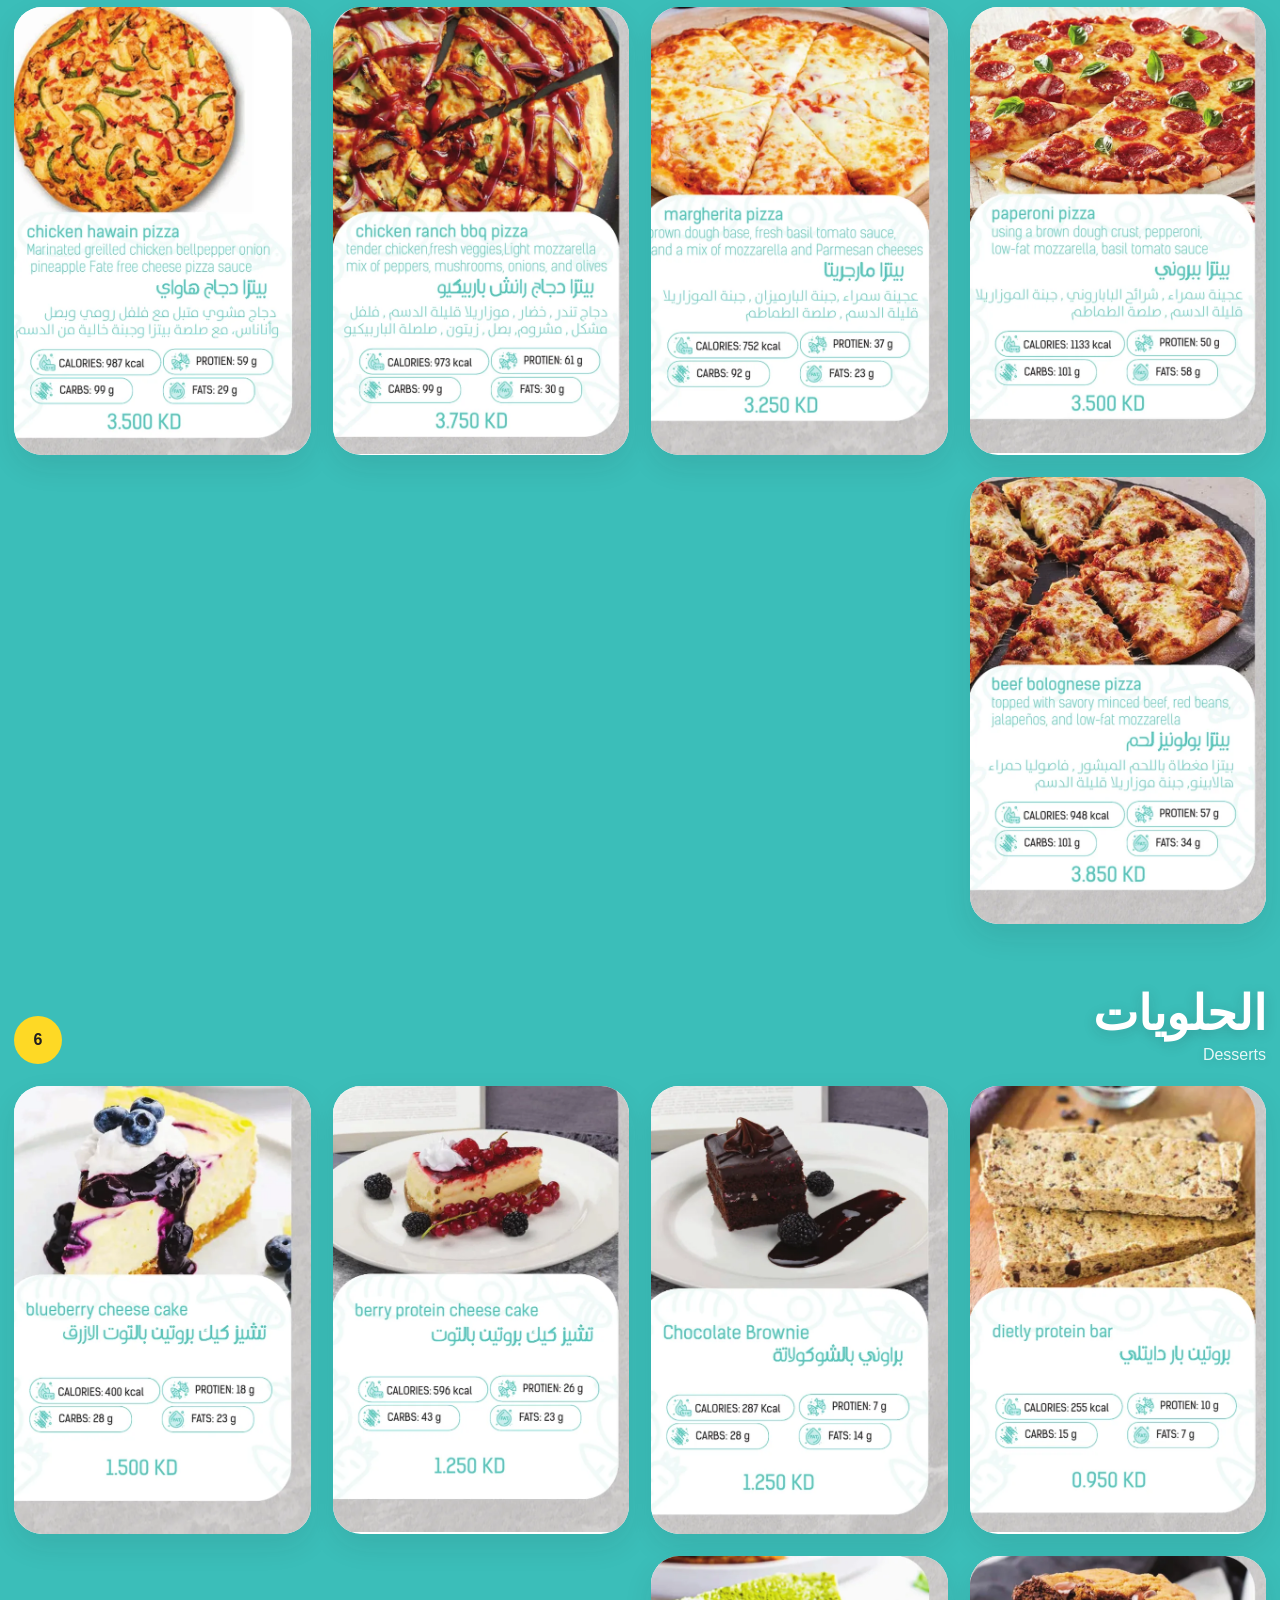
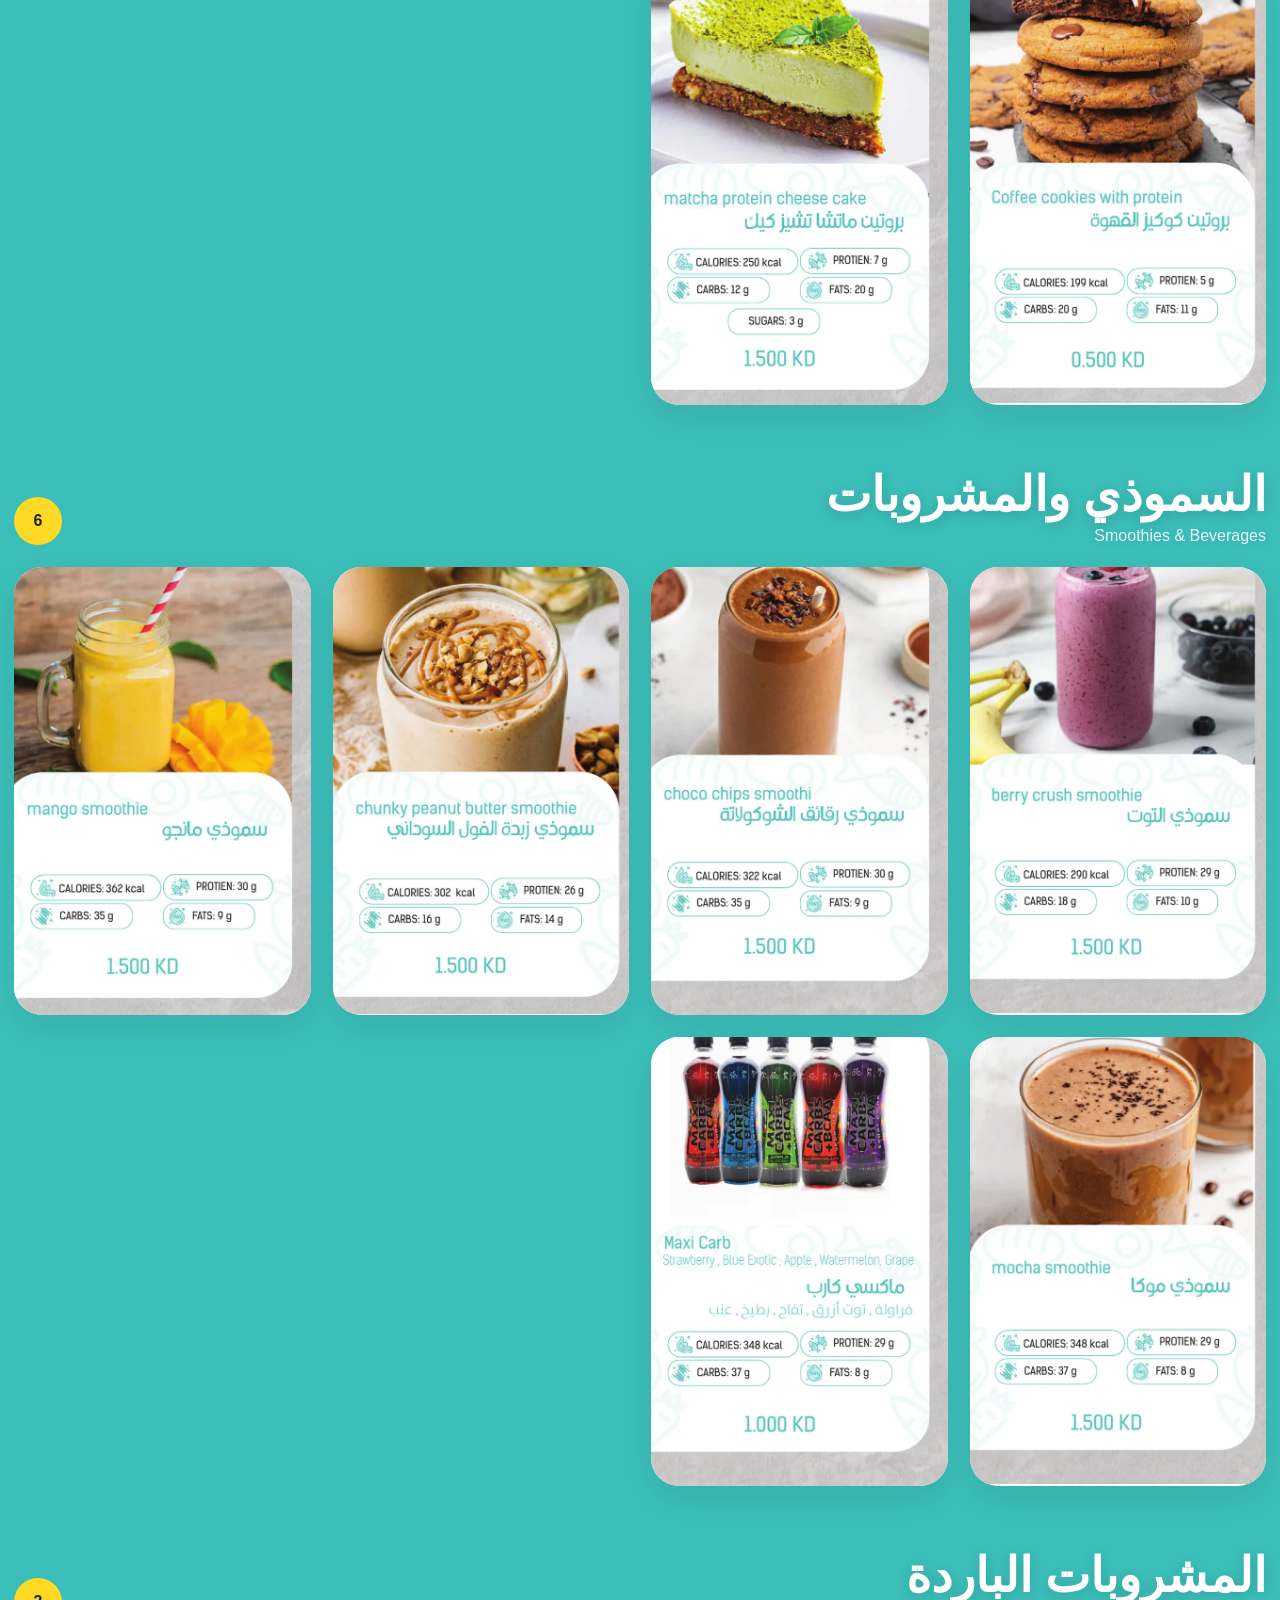
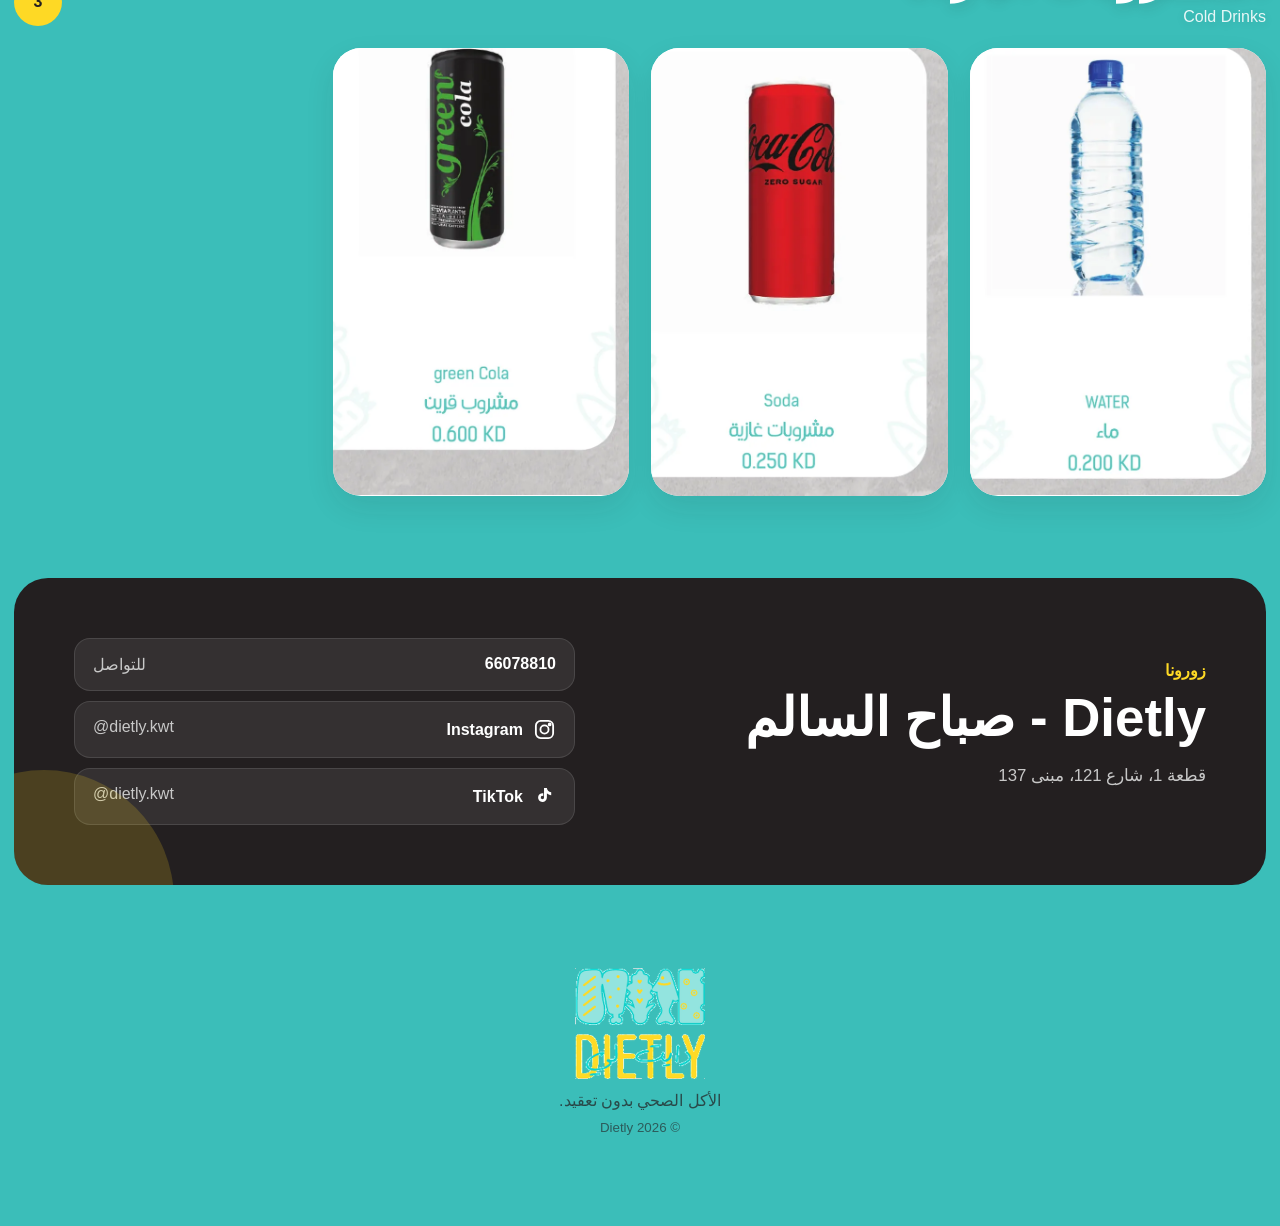
<file: index(9).html>
<!doctype html>
<html lang="ar" dir="rtl">
<head>
  <meta charset="utf-8" />
  <meta name="viewport" content="width=device-width, initial-scale=1, viewport-fit=cover" />
  <meta name="theme-color" content="#3BBEB9" />
  <meta name="description" content="منيو دايتلي - وجبات صحية مع السعرات والبروتين والكارب والدهون" />
  <title>Dietly Menu | منيو دايتلي</title>
  <link rel="icon" href="assets/dietly-logo.png" />
  <link rel="stylesheet" href="styles.css?v=13" />
</head>
<body>
  <div class="paper-noise" aria-hidden="true"></div>

  <button class="menu-trigger" id="menuTrigger" aria-label="فتح أقسام المنيو" aria-expanded="false">
    <span class="menu-icon" aria-hidden="true"><i></i><i></i><i></i></span>
    <span data-ar="الأقسام" data-en="Sections">الأقسام</span>
  </button>

  <div class="drawer-backdrop" id="drawerBackdrop" hidden></div>
  <aside class="drawer" id="drawer" aria-hidden="true" aria-label="أقسام المنيو">
    <div class="drawer-head">
      <div>
        <strong data-ar="انتقل بسرعة" data-en="Quick navigation">انتقل بسرعة</strong>
        <small data-ar="اختر القسم المطلوب" data-en="Choose a menu section">اختر القسم المطلوب</small>
      </div>
      <button class="icon-button" id="closeDrawer" aria-label="إغلاق">×</button>
    </div>
    <nav id="drawerNav" class="drawer-nav"></nav>
    <div class="drawer-contact">
      <a class="drawer-social" href="https://www.instagram.com/dietly.kwt/" target="_blank" rel="noopener noreferrer" aria-label="Instagram @dietly.kwt">
        <span class="social-platform"><svg class="social-icon" viewBox="0 0 24 24" aria-hidden="true">
  <rect x="3" y="3" width="18" height="18" rx="5"></rect>
  <circle cx="12" cy="12" r="4.25"></circle>
  <circle cx="17.4" cy="6.7" r="1"></circle>
</svg><b>Instagram</b></span>
        <span dir="ltr">@dietly.kwt</span>
      </a>
      <a class="drawer-social" href="https://www.tiktok.com/@dietly.kwt" target="_blank" rel="noopener noreferrer" aria-label="TikTok @dietly.kwt">
        <span class="social-platform"><svg class="social-icon" viewBox="0 0 24 24" aria-hidden="true">
  <path d="M14.5 3v10.1a4.6 4.6 0 1 1-3.8-4.53v3.05a1.7 1.7 0 1 0 .8 1.48V3h3c.3 2.2 1.62 3.92 4.5 4.62v3.05c-1.8-.2-3.35-.93-4.5-2.03"></path>
</svg><b>TikTok</b></span>
        <span dir="ltr">@dietly.kwt</span>
      </a>
    </div>
  </aside>

  <header class="site-header">
    <div class="header-actions">
      <button class="lang-toggle" id="langToggle" aria-label="Change language">
        <span class="lang-ar active">عربي</span>
        <span class="divider">/</span>
        <span class="lang-en">EN</span>
      </button>
    </div>
    <img class="brand-logo" src="assets/dietly-logo.png" alt="Dietly" width="420" height="300" />
    <p class="eyebrow" data-ar="منيو صحي متكامل" data-en="A complete healthy menu">منيو صحي متكامل</p>
    <h1 data-ar="اختيارك الصحي صار أسهل" data-en="Healthy choices made easier">اختيارك الصحي صار أسهل</h1>
    <p class="hero-copy" data-ar="تصفّح الوجبات، قارن القيم الغذائية، وانتقل بين الأقسام بسرعة." data-en="Browse meals, compare nutrition values, and jump between sections instantly.">
      تصفّح الوجبات، قارن القيم الغذائية، وانتقل بين الأقسام بسرعة.
    </p>
    <div class="hero-buttons">
      <a class="primary-button" href="tel:+96566078810" data-ar="اتصل بالمطعم" data-en="Call restaurant">اتصل بالمطعم</a>
    </div>
    <div class="hero-socials" aria-label="Dietly contact and social links">
      <a class="hero-social-link instagram-link" href="https://www.instagram.com/dietly.kwt/" target="_blank" rel="noopener noreferrer" aria-label="Instagram @dietly.kwt">
        <svg class="social-icon" viewBox="0 0 24 24" aria-hidden="true">
  <rect x="3" y="3" width="18" height="18" rx="5"></rect>
  <circle cx="12" cy="12" r="4.25"></circle>
  <circle cx="17.4" cy="6.7" r="1"></circle>
</svg>
        <span><b>Instagram</b><small dir="ltr">@dietly.kwt</small></span>
      </a>
      <a class="hero-social-link tiktok-link" href="https://www.tiktok.com/@dietly.kwt" target="_blank" rel="noopener noreferrer" aria-label="TikTok @dietly.kwt">
        <svg class="social-icon" viewBox="0 0 24 24" aria-hidden="true">
  <path d="M14.5 3v10.1a4.6 4.6 0 1 1-3.8-4.53v3.05a1.7 1.7 0 1 0 .8 1.48V3h3c.3 2.2 1.62 3.92 4.5 4.62v3.05c-1.8-.2-3.35-.93-4.5-2.03"></path>
</svg>
        <span><b>TikTok</b><small dir="ltr">@dietly.kwt</small></span>
      </a>
      <a class="hero-social-link maps-link" href="https://maps.app.goo.gl/hWDn211Lzzs8EEQK6?g_st=ic" target="_blank" rel="noopener noreferrer" aria-label="Open Dietly location on Google Maps">
        <svg class="social-icon" viewBox="0 0 24 24" aria-hidden="true">
          <path d="M12 21s7-6.05 7-12a7 7 0 1 0-14 0c0 5.95 7 12 7 12Z"></path>
          <circle cx="12" cy="9" r="2.25"></circle>
        </svg>
        <span>
          <b data-ar="الموقع" data-en="Location">الموقع</b>
          <small>Google Maps</small>
        </span>
      </a>
    </div>
  </header>

  <main>
    <section class="menu-tools" aria-label="أدوات المنيو">
      <label class="search-box">
        <svg viewBox="0 0 24 24" aria-hidden="true"><path d="m21 21-4.35-4.35m2.35-5.65a8 8 0 1 1-16 0 8 8 0 0 1 16 0Z"/></svg>
        <input id="searchInput" type="search" autocomplete="off" placeholder="ابحث عن وجبة..." aria-label="ابحث عن وجبة" />
        <button id="clearSearch" type="button" aria-label="مسح البحث" hidden>×</button>
      </label>
      <div class="quick-chips" id="quickChips" aria-label="الأقسام"></div>
    </section>

    <div class="search-status" id="searchStatus" hidden></div>
    <div id="menuRoot"></div>

    <section class="visit-card" id="contact">
      <div class="visit-copy">
        <span class="mini-label" data-ar="زورونا" data-en="Visit us">زورونا</span>
        <h2 data-ar="Dietly - صباح السالم" data-en="Dietly - Sabah Al-Salem">Dietly - صباح السالم</h2>
        <p data-ar="قطعة 1، شارع 121، مبنى 137" data-en="Block 1, Street 121, Building 137">قطعة 1، شارع 121، مبنى 137</p>
      </div>
      <div class="visit-links">
        <a href="tel:+96566078810"><b>66078810</b><span data-ar="للتواصل" data-en="Contact">للتواصل</span></a>
        <a class="social-link instagram-link" href="https://www.instagram.com/dietly.kwt/" target="_blank" rel="noopener noreferrer" aria-label="Open Dietly on Instagram">
          <span class="social-platform"><svg class="social-icon" viewBox="0 0 24 24" aria-hidden="true">
  <rect x="3" y="3" width="18" height="18" rx="5"></rect>
  <circle cx="12" cy="12" r="4.25"></circle>
  <circle cx="17.4" cy="6.7" r="1"></circle>
</svg><b>Instagram</b></span>
          <span dir="ltr">@dietly.kwt</span>
        </a>
        <a class="social-link tiktok-link" href="https://www.tiktok.com/@dietly.kwt" target="_blank" rel="noopener noreferrer" aria-label="Open Dietly on TikTok">
          <span class="social-platform"><svg class="social-icon" viewBox="0 0 24 24" aria-hidden="true">
  <path d="M14.5 3v10.1a4.6 4.6 0 1 1-3.8-4.53v3.05a1.7 1.7 0 1 0 .8 1.48V3h3c.3 2.2 1.62 3.92 4.5 4.62v3.05c-1.8-.2-3.35-.93-4.5-2.03"></path>
</svg><b>TikTok</b></span>
          <span dir="ltr">@dietly.kwt</span>
        </a>
      </div>
    </section>
  </main>

  <footer>
    <img src="assets/dietly-logo.png" alt="Dietly" />
    <p data-ar="الأكل الصحي بدون تعقيد." data-en="Healthy food without the complication.">الأكل الصحي بدون تعقيد.</p>
    <small>© 2026 Dietly</small>
  </footer>

  <button class="to-top" id="toTop" aria-label="العودة للأعلى">↑</button>
  <script src="app.js"></script>
</body>
</html>
</file>
<file: styles.css>
:root {
  --aqua: #10cfc9;
  --aqua-deep: #08aaa5;
  --yellow: #fed925;
  --ink: #231f20;
  --muted: #6d7474;
  --paper: #f3f2ee;
  --white: #fff;
  --line: rgba(35,31,32,.12);
  --shadow: 0 18px 55px rgba(35,31,32,.11);
  --radius-xl: 34px;
  --radius-lg: 24px;
  --max: 1260px;
}

* { box-sizing: border-box; }
html { scroll-behavior: smooth; }
body {
  margin: 0;
  min-height: 100vh;
  background: #3BBEB9;
  color: var(--ink);
  font-family: Tahoma, Arial, "Segoe UI", sans-serif;
  overflow-x: hidden;
}
body.drawer-open { overflow: hidden; }
button, input { font: inherit; }
a { color: inherit; text-decoration: none; }
img { display: block; max-width: 100%; }

.paper-noise {
  position: fixed; inset: 0; z-index: -1; pointer-events: none; opacity: .42;
  background-image:
    radial-gradient(circle at 20% 10%, rgba(255,255,255,.92), transparent 26%),
    radial-gradient(circle at 80% 42%, rgba(16,207,201,.07), transparent 28%),
    linear-gradient(115deg, rgba(35,31,32,.025) 1px, transparent 1px);
  background-size: auto, auto, 6px 6px;
}

.menu-trigger {
  position: fixed;
  top: max(18px, env(safe-area-inset-top));
  right: max(18px, env(safe-area-inset-right));
  z-index: 60;
  border: 1px solid rgba(255,255,255,.55);
  border-radius: 999px;
  background: rgba(35,31,32,.94);
  color: var(--white);
  box-shadow: 0 12px 35px rgba(35,31,32,.22);
  padding: 12px 17px;
  display: inline-flex;
  align-items: center;
  gap: 10px;
  cursor: pointer;
  backdrop-filter: blur(12px);
}
.menu-trigger:hover { transform: translateY(-1px); }
.menu-icon { width: 20px; display: grid; gap: 4px; }
.menu-icon i { display: block; height: 2px; border-radius: 9px; background: var(--yellow); }

.drawer-backdrop {
  position: fixed; inset: 0; z-index: 70;
  background: rgba(35,31,32,.48);
  backdrop-filter: blur(4px);
}
.drawer {
  position: fixed;
  z-index: 80;
  top: 0; right: 0;
  width: min(400px, 90vw);
  height: 100dvh;
  padding: 22px;
  background: #fff;
  box-shadow: -20px 0 70px rgba(35,31,32,.22);
  transform: translateX(105%);
  transition: transform .32s ease;
  display: flex;
  flex-direction: column;
}
.drawer.open { transform: translateX(0); }
.drawer-head { display: flex; justify-content: space-between; align-items: flex-start; padding: 8px 2px 18px; border-bottom: 1px solid var(--line); }
.drawer-head strong { display: block; font-size: 1.18rem; }
.drawer-head small { display: block; color: var(--muted); margin-top: 5px; }
.icon-button { width: 40px; height: 40px; border-radius: 50%; border: 0; background: var(--paper); font-size: 26px; cursor: pointer; }
.drawer-nav { overflow-y: auto; padding: 14px 0; }
.drawer-nav a {
  display: flex; align-items: center; justify-content: space-between; gap: 12px;
  padding: 13px 12px; margin: 3px 0; border-radius: 16px; font-weight: 700;
}
.drawer-nav a:hover { background: rgba(16,207,201,.12); }
.drawer-nav small { direction: ltr; color: var(--muted); font-weight: 500; }
.drawer-contact { margin-top: auto; display: grid; gap: 8px; padding-top: 14px; border-top: 1px solid var(--line); }
.drawer-contact a { padding: 12px 14px; border-radius: 14px; background: var(--paper); font-weight: 700; display: flex; justify-content: space-between; }

.site-header {
  position: relative;
  min-height: 670px;
  padding: 84px 24px 70px;
  display: flex;
  flex-direction: column;
  align-items: center;
  justify-content: center;
  text-align: center;
  overflow: hidden;
  background:
    radial-gradient(circle at 15% 25%, rgba(254,217,37,.22), transparent 20%),
    radial-gradient(circle at 84% 18%, rgba(255,255,255,.18), transparent 24%),
    linear-gradient(180deg, #3BBEB9 0%, #3BBEB9 100%);
  border-bottom-left-radius: 50px;
  border-bottom-right-radius: 50px;
}
.site-header::before, .site-header::after {
  content: ""; position: absolute; border-radius: 50%; pointer-events: none;
}
.site-header::before { width: 320px; height: 320px; background: var(--yellow); opacity: .12; left: -120px; bottom: -130px; }
.site-header::after { width: 390px; height: 390px; border: 55px solid var(--aqua); opacity: .08; right: -170px; bottom: -210px; }
.header-actions { position: absolute; top: max(20px, env(safe-area-inset-top)); left: max(20px, env(safe-area-inset-left)); z-index: 2; }
.lang-toggle { border: 1px solid var(--line); background: rgba(255,255,255,.8); border-radius: 999px; padding: 10px 14px; cursor: pointer; box-shadow: 0 8px 25px rgba(35,31,32,.08); }
.lang-toggle .active { color: var(--aqua-deep); font-weight: 800; }
.lang-toggle .divider { color: #bbb; padding: 0 4px; }
.brand-logo { width: min(330px, 72vw); height: auto; margin-bottom: 4px; filter: drop-shadow(0 12px 18px rgba(35,31,32,.07)); }
.eyebrow { margin: 4px 0 10px; color: var(--aqua-deep); font-weight: 800; letter-spacing: .02em; }
.site-header h1 { margin: 0; max-width: 820px; font-size: clamp(2.1rem, 6vw, 4.7rem); line-height: 1.1; letter-spacing: -.04em; }
.hero-copy { max-width: 660px; color: rgba(35,31,32,.72); font-size: clamp(1rem, 2vw, 1.25rem); line-height: 1.8; margin: 18px auto 26px; }
.hero-buttons { display: flex; flex-wrap: wrap; justify-content: center; gap: 12px; }
.primary-button, .secondary-button { min-height: 50px; display: inline-flex; align-items: center; justify-content: center; padding: 0 22px; border-radius: 999px; font-weight: 800; }
.primary-button { background: var(--ink); color: #fff; box-shadow: 0 13px 28px rgba(35,31,32,.2); }
.primary-button:hover { background: var(--aqua-deep); }
.hero-socials { display: flex; flex-wrap: wrap; justify-content: center; gap: 12px; margin-top: 16px; }
.hero-social-link { min-height: 50px; min-width: 190px; display: inline-flex; align-items: center; justify-content: center; gap: 10px; padding: 0 22px; border: 0; border-radius: 999px; background: var(--ink); color: #fff; box-shadow: 0 13px 28px rgba(35,31,32,.2); }
.hero-social-link:hover { background: var(--aqua-deep); transform: translateY(-1px); }
.hero-social-link span { display: grid; text-align: start; line-height: 1.05; }
.hero-social-link b { font-size: .95rem; font-weight: 800; }
.hero-social-link small { margin-top: 2px; color: rgba(255,255,255,.78); font-size: .72rem; }
.hero-social-link .social-icon { width: 20px; height: 20px; flex: 0 0 20px; color: #fff; }
.hero-social-link.tiktok-link .social-icon { fill: currentColor; stroke: none; }
.secondary-button { border: 2px solid var(--ink); background: #fff; }
.secondary-button:hover { background: var(--yellow); }

main { width: min(var(--max), calc(100% - 28px)); margin: 0 auto; }
.menu-tools { position: sticky; top: 10px; z-index: 40; margin: -32px auto 30px; padding: 16px; border: 1px solid rgba(255,255,255,.8); background: rgba(255,255,255,.88); border-radius: 26px; box-shadow: var(--shadow); backdrop-filter: blur(16px); }
.search-box { display: flex; align-items: center; gap: 10px; min-height: 52px; padding: 0 15px; border: 1px solid var(--line); background: #fff; border-radius: 18px; }
.search-box svg { width: 21px; fill: none; stroke: var(--ink); stroke-width: 2; flex: 0 0 auto; }
.search-box input { width: 100%; border: 0; outline: 0; background: transparent; color: var(--ink); }
.search-box button { border: 0; background: var(--paper); width: 30px; height: 30px; border-radius: 50%; cursor: pointer; }
.quick-chips { display: flex; gap: 9px; overflow-x: auto; padding: 12px 2px 1px; scrollbar-width: none; }
.quick-chips::-webkit-scrollbar { display: none; }
.quick-chips a { white-space: nowrap; padding: 9px 14px; border-radius: 999px; background: var(--paper); border: 1px solid transparent; font-size: .9rem; font-weight: 700; }
.quick-chips a:hover { border-color: var(--aqua); background: rgba(16,207,201,.11); }
.search-status { margin: 20px 0; padding: 18px; border-radius: 18px; background: #fff; text-align: center; color: var(--muted); }

.menu-section { scroll-margin-top: 145px; padding: 38px 0 28px; }
.section-heading { display: flex; align-items: flex-end; justify-content: space-between; gap: 18px; margin-bottom: 22px; }
.section-heading h2 {
  margin: 0;
  font-size: clamp(1.8rem, 5vw, 3rem);
  line-height: 1;
  color: #fff;
  text-shadow: 0 3px 14px rgba(35,31,32,.18);
}
.section-heading h2 span { color: #fff; }
.section-heading p {
  margin: 8px 0 0;
  color: rgba(255,255,255,.88);
  text-shadow: 0 2px 10px rgba(35,31,32,.14);
}
.section-count { min-width: 48px; height: 48px; border-radius: 50%; display: grid; place-items: center; background: var(--yellow); font-weight: 900; }
.menu-grid { display: grid; grid-template-columns: repeat(4, minmax(0, 1fr)); gap: 22px; }
.menu-card { position: relative; margin: 0; border-radius: 28px; overflow: hidden; background: #fff; box-shadow: 0 12px 30px rgba(35,31,32,.09); transition: transform .22s ease, box-shadow .22s ease; isolation: isolate; }
.menu-card:hover { transform: translateY(-5px); box-shadow: 0 20px 45px rgba(35,31,32,.14); }
.menu-card img { width: 100%; height: auto; }
.menu-card[hidden] { display: none; }
.corrected-badge { position: absolute; top: 12px; left: 12px; z-index: 3; padding: 7px 10px; border-radius: 999px; background: var(--yellow); font-size: .72rem; font-weight: 900; box-shadow: 0 6px 16px rgba(35,31,32,.16); }
.correction-overlay {
  position: absolute; z-index: 2; left: 0; right: 0; top: 46%; bottom: 19%;
  padding: 16px 20px 12px; background: #fff; display: flex; flex-direction: column; justify-content: center; text-align: start;
}
.correction-overlay strong { color: var(--aqua-deep); font-size: clamp(1rem, 1.5vw, 1.28rem); line-height: 1.25; }
.correction-overlay .en { direction: ltr; text-align: left; font-size: .82rem; color: #4d8582; margin-top: 4px; }
.correction-overlay .ar { direction: rtl; text-align: right; font-size: .92rem; color: var(--aqua-deep); margin-top: 10px; line-height: 1.45; }
.no-results { grid-column: 1 / -1; padding: 45px 20px; text-align: center; color: var(--muted); background: #fff; border-radius: 24px; }

.visit-card { margin: 54px 0 28px; padding: clamp(24px, 6vw, 60px); border-radius: var(--radius-xl); background: var(--ink); color: #fff; display: grid; grid-template-columns: 1.2fr 1fr; gap: 30px; align-items: center; overflow: hidden; position: relative; }
.visit-card::after { content: ""; position: absolute; width: 260px; height: 260px; background: var(--yellow); border-radius: 50%; left: -100px; bottom: -145px; opacity: .18; }
.mini-label { display: inline-block; color: var(--yellow); font-weight: 900; margin-bottom: 7px; }
.visit-card h2 { margin: 0; font-size: clamp(1.8rem, 5vw, 3.3rem); }
.visit-card p { color: #c7c7c7; font-size: 1.05rem; }
.visit-links { display: grid; gap: 10px; }
.visit-links a { display: flex; justify-content: space-between; gap: 15px; padding: 16px 18px; border-radius: 16px; background: rgba(255,255,255,.08); border: 1px solid rgba(255,255,255,.11); }
.visit-links a:hover { background: var(--aqua-deep); }
.visit-links span { color: #c8c8c8; }
.social-platform { display: inline-flex; align-items: center; gap: 10px; color: #fff !important; }
.social-icon { width: 23px; height: 23px; flex: 0 0 23px; fill: none; stroke: currentColor; stroke-width: 1.9; stroke-linecap: round; stroke-linejoin: round; }
.tiktok-link .social-icon { fill: currentColor; stroke: none; }
.drawer-social .social-platform { color: var(--ink) !important; }
.drawer-social .social-icon { width: 20px; height: 20px; flex-basis: 20px; }

footer { padding: 55px 20px 90px; text-align: center; }
footer img { width: 130px; margin: 0 auto 12px; }
footer p { margin: 8px; color: rgba(35,31,32,.72); }
footer small { color: rgba(35,31,32,.62); }
.to-top { position: fixed; z-index: 45; left: 18px; bottom: 18px; width: 46px; height: 46px; border-radius: 50%; border: 0; background: var(--yellow); color: var(--ink); font-weight: 900; cursor: pointer; box-shadow: 0 10px 25px rgba(35,31,32,.16); opacity: 0; pointer-events: none; transform: translateY(10px); transition: .2s; }
.to-top.show { opacity: 1; pointer-events: auto; transform: none; }

html[dir="ltr"] .menu-trigger { right: auto; left: max(18px, env(safe-area-inset-left)); }
html[dir="ltr"] .drawer { right: auto; left: 0; transform: translateX(-105%); box-shadow: 20px 0 70px rgba(35,31,32,.22); }
html[dir="ltr"] .drawer.open { transform: translateX(0); }
html[dir="ltr"] .header-actions { left: auto; right: max(20px, env(safe-area-inset-right)); }
html[dir="ltr"] .to-top { left: auto; right: 18px; }

@media (max-width: 1050px) { .menu-grid { grid-template-columns: repeat(3, minmax(0,1fr)); } }
@media (max-width: 760px) {
  .site-header { min-height: 620px; padding-top: 105px; border-bottom-left-radius: 34px; border-bottom-right-radius: 34px; }
  .menu-trigger { padding: 11px 14px; }
  .menu-trigger > span:last-child { display: none; }
  main { width: min(100% - 18px, var(--max)); }
  .menu-tools { top: 8px; border-radius: 22px; padding: 12px; }
  .menu-grid { grid-template-columns: repeat(2, minmax(0,1fr)); gap: 12px; }
  .menu-card { border-radius: 20px; }
  .section-heading { align-items: center; }
  .section-heading p { display: none; }
  .section-count { min-width: 40px; height: 40px; }
  .visit-card { grid-template-columns: 1fr; }
  .correction-overlay { padding: 8px 10px; }
  .correction-overlay .en { font-size: .65rem; }
  .correction-overlay .ar { font-size: .72rem; margin-top: 4px; }
}
@media (max-width: 460px) {
  .site-header h1 { font-size: 2.35rem; }
  .hero-buttons { width: 100%; }
  .primary-button, .secondary-button { flex: 1 1 100%; }
  .hero-socials { width: 100%; }
  .hero-social-link { flex: 1 1 100%; min-width: 0; padding-inline: 18px; }
  .menu-grid { grid-template-columns: 1fr; gap: 18px; }
  .menu-card { max-width: 390px; width: 100%; margin-inline: auto; }
  .correction-overlay { padding: 14px 18px; }
  .correction-overlay .en { font-size: .82rem; }
  .correction-overlay .ar { font-size: .9rem; margin-top: 8px; }
}
@media (prefers-reduced-motion: reduce) { * { scroll-behavior: auto !important; transition: none !important; } }
</file>
